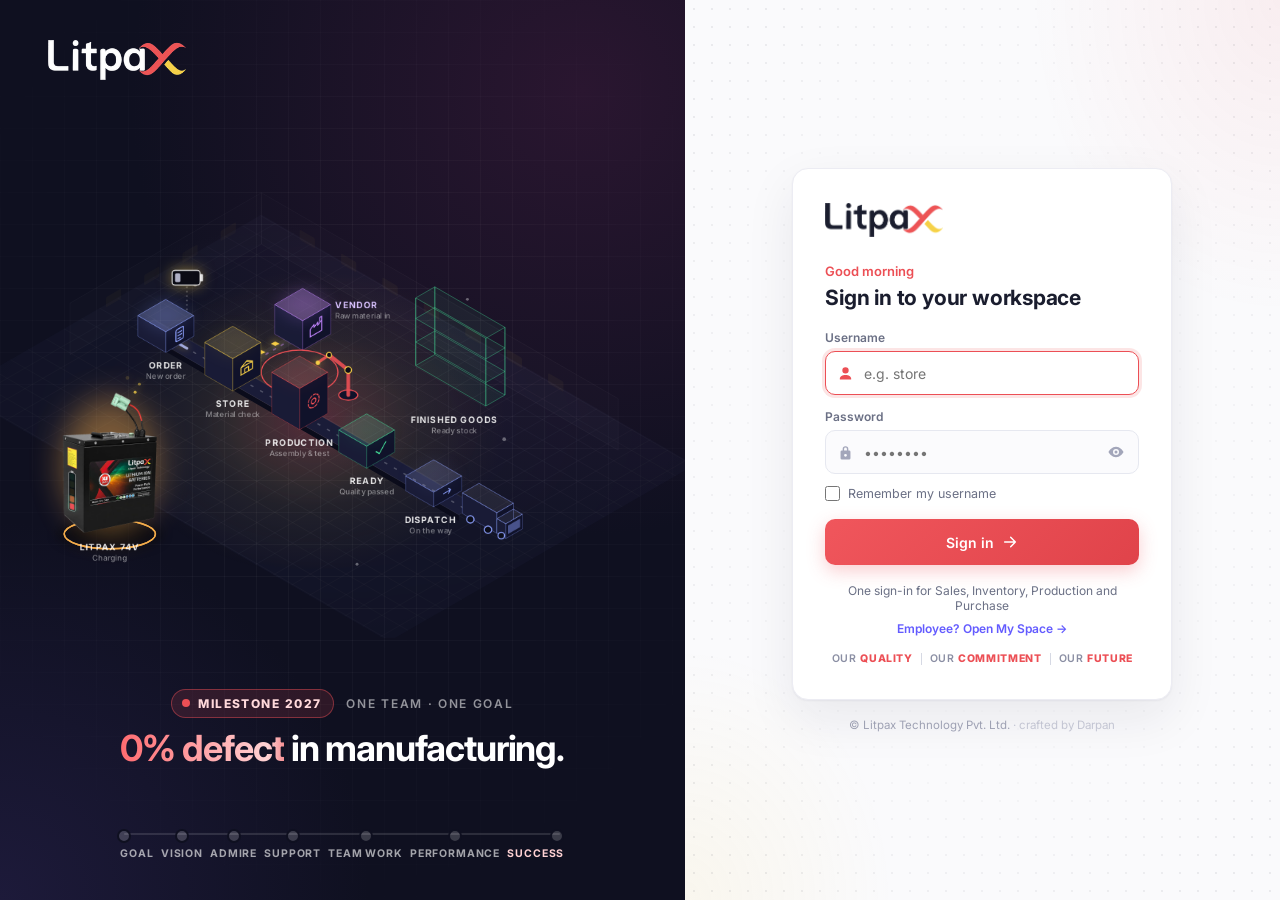
<file: index.html>
<!DOCTYPE html>
<html lang="en">
<head>
<meta charset="UTF-8">
<meta name="viewport" content="width=device-width, initial-scale=1.0">
<meta name="author" content="Darpan">
<title>Litpax Workspace</title>
<link rel="icon" type="image/png" href="assets/favicon.png">
<link rel="preconnect" href="https://fonts.googleapis.com">
<link href="https://fonts.googleapis.com/css2?family=Inter:wght@400;500;600;700&family=Inter+Tight:wght@400;500;600;700&family=Geist:wght@400;500;600;700&family=Geist+Mono:wght@400;500&family=JetBrains+Mono:wght@400;500&display=swap" rel="stylesheet">
<script>
  /* Cinematic intro: har tab-session me sirf pehli baar, login na ho tab */
  try {
    if (!sessionStorage.getItem('lpx_intro') && !sessionStorage.getItem('suite_token') &&
        !(window.matchMedia && matchMedia('(prefers-reduced-motion: reduce)').matches)) {
      document.documentElement.classList.add('intro');
      sessionStorage.setItem('lpx_intro', '1');
    }
  } catch (e) {}
</script>
<link rel="stylesheet" href="style.css?v=lt3">
<link rel="stylesheet" href="motion.css?v=mo2">
</head>
<body>

<!-- ============ CINEMATIC INTRO ============ -->
<div id="introOv" class="io" aria-hidden="true">
  <span class="io-sp" style="--x:-260px;--y:-120px;animation-delay:0s"></span>
  <span class="io-sp" style="--x:240px;--y:-160px;animation-delay:.12s"></span>
  <span class="io-sp" style="--x:-200px;--y:140px;animation-delay:.24s"></span>
  <span class="io-sp" style="--x:280px;--y:110px;animation-delay:.06s"></span>
  <span class="io-sp" style="--x:0px;--y:-220px;animation-delay:.18s"></span>
  <span class="io-sp" style="--x:-320px;--y:10px;animation-delay:.3s"></span>
  <span class="io-sp" style="--x:320px;--y:-20px;animation-delay:.04s"></span>
  <span class="io-sp" style="--x:-90px;--y:210px;animation-delay:.16s"></span>
  <span class="io-sp" style="--x:140px;--y:200px;animation-delay:.28s"></span>
  <span class="io-sp" style="--x:60px;--y:-260px;animation-delay:.1s"></span>
  <img class="io-logo" alt="">
  <div class="io-line"></div>
  <div class="io-tag">Powering up your workspace</div>
</div>

<!-- ============ LOGIN ============ -->
<div id="loginScreen" class="login hidden">
  <section class="login-hero">
    <img class="hero-logo" src="assets/logo-white.png" alt="Litpax" width="166" height="48">
    <div class="hero-art">
      <svg class="flowart" viewBox="-90 -90 800 530" aria-hidden="true">
        <defs>
          <linearGradient id="faGrad" gradientUnits="userSpaceOnUse" x1="70" y1="0" x2="434" y2="0">
            <stop offset="0" stop-color="#8ea2ff"/><stop offset=".35" stop-color="#f5cd47"/>
            <stop offset=".7" stop-color="#ec4f55"/><stop offset="1" stop-color="#46e39b"/>
          </linearGradient>
          <radialGradient id="faHalo"><stop offset="0" stop-color="#ef5359" stop-opacity=".30"/><stop offset=".55" stop-color="#f5cd47" stop-opacity=".07"/><stop offset="1" stop-color="#f5cd47" stop-opacity="0"/></radialGradient>
          <radialGradient id="faFade" cx=".5" cy=".55" r=".6"><stop offset="0" stop-color="#fff"/><stop offset=".7" stop-color="#fff" stop-opacity=".5"/><stop offset="1" stop-color="#000"/></radialGradient>
          <pattern id="faGrid" width="28" height="28" patternUnits="userSpaceOnUse" patternTransform="matrix(.866 -.5 -.866 -.5 0 0)">
            <path d="M28 0 H0 V28" fill="none" stroke="rgba(255,255,255,.09)" stroke-width="1"/>
          </pattern>
          <mask id="faMask" maskUnits="userSpaceOnUse" x="-250" y="-120" width="1100" height="640">
            <rect x="-250" y="-120" width="1100" height="640" fill="url(#faFade)"/>
          </mask>
        </defs>

        <g class="fa-scene">
          <!-- ===== FAR: halo + floor ===== -->
          <g class="fa-far">
            <ellipse cx="270" cy="225" rx="270" ry="210" fill="url(#faHalo)" class="fa-halo"/>
            <g mask="url(#faMask)">
              <polygon class="fa-floor" points="200,-55 788.9,285 373.3,525 -215.6,185"/>
              <polygon points="200,-55 788.9,285 373.3,525 -215.6,185" fill="url(#faGrid)"/>
              <!-- factory walls + blinking windows -->
              <polygon class="fa-wall" points="200,-15 685,265 685,195 200,-85"/>
              <polygon class="fa-wall" points="200,-15 -60,135 -60,65 200,-85"/>
              <g transform="matrix(.866 .5 0 1 200 -15)">
                <rect class="fa-wwin" x="60"  y="-50" width="24" height="14" rx="2"/>
                <rect class="fa-wwin" x="125" y="-50" width="24" height="14" rx="2" style="animation-delay:-1s"/>
                <rect class="fa-wwin" x="190" y="-50" width="24" height="14" rx="2" style="animation-delay:-2.5s"/>
                <rect class="fa-wwin" x="255" y="-50" width="24" height="14" rx="2" style="animation-delay:-.5s"/>
                <rect class="fa-wwin" x="320" y="-50" width="24" height="14" rx="2" style="animation-delay:-3.2s"/>
                <rect class="fa-wwin" x="385" y="-50" width="24" height="14" rx="2" style="animation-delay:-1.8s"/>
                <rect class="fa-wwin" x="450" y="-50" width="24" height="14" rx="2" style="animation-delay:-2.9s"/>
              </g>
              <g transform="matrix(-.866 .5 0 1 200 -15)">
                <rect class="fa-wwin" x="40"  y="-50" width="24" height="14" rx="2" style="animation-delay:-1.3s"/>
                <rect class="fa-wwin" x="100" y="-50" width="24" height="14" rx="2" style="animation-delay:-3.6s"/>
                <rect class="fa-wwin" x="160" y="-50" width="24" height="14" rx="2" style="animation-delay:-.8s"/>
                <rect class="fa-wwin" x="220" y="-50" width="24" height="14" rx="2" style="animation-delay:-2.2s"/>
              </g>
            </g>
            <g class="fa-parts"><circle cx="110" cy="40" r="2.5"/><circle cx="480" cy="60" r="2"/><circle cx="530" cy="250" r="2.5"/><circle cx="30" cy="260" r="2"/><circle cx="330" cy="420" r="2"/></g>
          </g>

          <!-- ===== MID: belt + blocks ===== -->
          <g class="fa-mid">
            <!-- ===== LEFT: real Litpax battery (photo + animations) ===== -->
            <g transform="translate(-6,345)">
              <defs>
                <linearGradient id="faShine" x1="0" x2="1">
                  <stop offset="0" stop-color="#fff" stop-opacity="0"/><stop offset=".5" stop-color="#fff" stop-opacity=".35"/><stop offset="1" stop-color="#fff" stop-opacity="0"/>
                </linearGradient>
                <mask id="faBatMask" maskUnits="userSpaceOnUse" x="-100" y="-200" width="200" height="260" style="mask-type:alpha">
                  <image href="assets/battery.png" x="-64" y="-158" width="128" height="190"/>
                </mask>
              </defs>

              <!-- floor: shadow + energy rings -->
              <ellipse class="fa-bshadow" cx="0" cy="34" rx="70" ry="20"/>
              <ellipse class="fa-ring" cx="0" cy="34" rx="62" ry="20">
                <animate attributeName="stroke" dur="6s" repeatCount="indefinite" values="#ec4f55;#f5cd47;#46e39b;#46e39b;#ec4f55" keyTimes="0;.3;.6;.85;1"/>
              </ellipse>
              <ellipse class="fa-ring" cx="0" cy="34" rx="62" ry="20" style="animation-delay:1.3s">
                <animate attributeName="stroke" dur="6s" repeatCount="indefinite" values="#ec4f55;#f5cd47;#46e39b;#46e39b;#ec4f55" keyTimes="0;.3;.6;.85;1"/>
              </ellipse>

              <!-- floating battery -->
              <g class="fa-bimg">
                <ellipse class="fa-bglow" cx="0" cy="-60" rx="66" ry="92">
                  <animate attributeName="fill" dur="6s" repeatCount="indefinite" values="#ec4f55;#f5cd47;#46e39b;#46e39b;#ec4f55" keyTimes="0;.3;.6;.85;1"/>
                </ellipse>
                <image href="assets/battery.png" x="-64" y="-158" width="128" height="190"/>
                <!-- shine sweep (sirf battery ke upar) -->
                <g mask="url(#faBatMask)">
                  <rect x="-110" y="-170" width="38" height="230" fill="url(#faShine)" transform="skewX(-18)">
                    <animate attributeName="x" dur="4s" repeatCount="indefinite" values="-120;140;140" keyTimes="0;.45;1"/>
                  </rect>
                </g>
                <!-- connector se sparks -->
                <circle class="fa-spark" cx="34" cy="-150" r="2.5"><animateTransform attributeName="transform" type="translate" dur="1.6s" repeatCount="indefinite" values="0,0;-12,-34"/><animate attributeName="opacity" dur="1.6s" repeatCount="indefinite" values="1;0"/></circle>
                <circle class="fa-spark" cx="34" cy="-150" r="2"><animateTransform attributeName="transform" type="translate" dur="1.6s" begin=".5s" repeatCount="indefinite" values="0,0;12,-38"/><animate attributeName="opacity" dur="1.6s" begin=".5s" repeatCount="indefinite" values="1;0"/></circle>
                <circle class="fa-spark" cx="34" cy="-150" r="2"><animateTransform attributeName="transform" type="translate" dur="1.6s" begin="1s" repeatCount="indefinite" values="0,0;2,-42"/><animate attributeName="opacity" dur="1.6s" begin="1s" repeatCount="indefinite" values="1;0"/></circle>
                <!-- charging indicator: side face par, peeli slip ke neeche (vertical) -->
                <g class="fa-chg" transform="translate(-55.9,-50.8) skewY(17)">
                  <rect class="fa-chgbox" x="0" y="0" width="9.2" height="51.6" rx="2"/>
                  <rect class="fa-chgnub" x="2.6" y="-2.6" width="4" height="2.6" rx="1"/>
                  <rect class="fa-seg" x="1.5" y="41.7"  width="6.2" height="8.4" rx="1" fill="#ec4f55"><animate attributeName="opacity" dur="5s" repeatCount="indefinite" values=".12;.12;1;1;.12" keyTimes="0;.10;.14;.9;1"/></rect>
                  <rect class="fa-seg" x="1.5" y="31.65" width="6.2" height="8.4" rx="1" fill="#f2884e"><animate attributeName="opacity" dur="5s" repeatCount="indefinite" values=".12;.12;1;1;.12" keyTimes="0;.24;.28;.9;1"/></rect>
                  <rect class="fa-seg" x="1.5" y="21.6"  width="6.2" height="8.4" rx="1" fill="#f5cd47"><animate attributeName="opacity" dur="5s" repeatCount="indefinite" values=".12;.12;1;1;.12" keyTimes="0;.38;.42;.9;1"/></rect>
                  <rect class="fa-seg" x="1.5" y="11.55" width="6.2" height="8.4" rx="1" fill="#a3dd6c"><animate attributeName="opacity" dur="5s" repeatCount="indefinite" values=".12;.12;1;1;.12" keyTimes="0;.52;.56;.9;1"/></rect>
                  <rect class="fa-seg" x="1.5" y="1.5"   width="6.2" height="8.4" rx="1" fill="#46e39b"><animate attributeName="opacity" dur="5s" repeatCount="indefinite" values=".12;.12;1;1;.12" keyTimes="0;.66;.70;.9;1"/></rect>
                </g>
              </g>
            </g>

            <!-- ===== RIGHT: finished goods rack ===== -->
            <g class="fa-rack" style="--c:#46e39b">
              <line class="fa-post" x1="435.7" y1="135" x2="435.7" y2="43"/>
              <line class="fa-post" x1="409.7" y1="150" x2="409.7" y2="58"/>
              <polygon class="fa-shelf" points="505,205 531,190 435.7,135 409.7,150"/>
              <polygon class="fa-shelf" points="505,173 531,158 435.7,103 409.7,118"/>
              <polygon class="fa-shelf" points="505,141 531,126 435.7,71 409.7,86"/>
              <polygon class="fa-shelf" points="505,113 531,98 435.7,43 409.7,58"/>
              <!-- boxes: level 2 → 0, peeche se aage -->
              <g transform="translate(459.9,112)"><g class="fa-box" style="animation-delay:6s"><polygon class="fa-l" points="0,0 -15.6,-9 -15.6,-25 0,-16"/><polygon class="fa-r" points="0,0 15.6,-9 15.6,-25 0,-16"/><polygon class="fa-t" points="0,-16 15.6,-25 0,-34 -15.6,-25"/></g></g>
              <g transform="translate(490.4,129.6)"><g class="fa-box" style="animation-delay:7s"><polygon class="fa-l" points="0,0 -15.6,-9 -15.6,-25 0,-16"/><polygon class="fa-r" points="0,0 15.6,-9 15.6,-25 0,-16"/><polygon class="fa-t" points="0,-16 15.6,-25 0,-34 -15.6,-25"/></g></g>
              <g transform="translate(429.5,126.4)"><g class="fa-box" style="animation-delay:5s"><polygon class="fa-l" points="0,0 -15.6,-9 -15.6,-25 0,-16"/><polygon class="fa-r" points="0,0 15.6,-9 15.6,-25 0,-16"/><polygon class="fa-t" points="0,-16 15.6,-25 0,-34 -15.6,-25"/></g></g>
              <g transform="translate(459.9,144)"><g class="fa-box" style="animation-delay:4s"><polygon class="fa-l" points="0,0 -15.6,-9 -15.6,-25 0,-16"/><polygon class="fa-r" points="0,0 15.6,-9 15.6,-25 0,-16"/><polygon class="fa-t" points="0,-16 15.6,-25 0,-34 -15.6,-25"/></g></g>
              <g transform="translate(490.4,161.6)"><g class="fa-box" style="animation-delay:3s"><polygon class="fa-l" points="0,0 -15.6,-9 -15.6,-25 0,-16"/><polygon class="fa-r" points="0,0 15.6,-9 15.6,-25 0,-16"/><polygon class="fa-t" points="0,-16 15.6,-25 0,-34 -15.6,-25"/></g></g>
              <g transform="translate(429.5,158.4)"><g class="fa-box" style="animation-delay:2s"><polygon class="fa-l" points="0,0 -15.6,-9 -15.6,-25 0,-16"/><polygon class="fa-r" points="0,0 15.6,-9 15.6,-25 0,-16"/><polygon class="fa-t" points="0,-16 15.6,-25 0,-34 -15.6,-25"/></g></g>
              <g transform="translate(459.9,176)"><g class="fa-box" style="animation-delay:1s"><polygon class="fa-l" points="0,0 -15.6,-9 -15.6,-25 0,-16"/><polygon class="fa-r" points="0,0 15.6,-9 15.6,-25 0,-16"/><polygon class="fa-t" points="0,-16 15.6,-25 0,-34 -15.6,-25"/></g></g>
              <g transform="translate(490.4,193.6)"><g class="fa-box" style="animation-delay:0s"><polygon class="fa-l" points="0,0 -15.6,-9 -15.6,-25 0,-16"/><polygon class="fa-r" points="0,0 15.6,-9 15.6,-25 0,-16"/><polygon class="fa-t" points="0,-16 15.6,-25 0,-34 -15.6,-25"/></g></g>
              <line class="fa-post" x1="531" y1="190" x2="531" y2="98"/>
              <line class="fa-post" x1="505" y1="205" x2="505" y2="113"/>
            </g>

            <!-- main conveyor -->
            <polygon class="fa-belt-side" points="31.75,100.75 468.25,352.75 468.25,360.75 31.75,108.75"/>
            <polygon class="fa-belt-top" points="31.75,100.75 54.25,87.75 490.75,339.75 468.25,352.75"/>
            <path class="fa-belt-dash" d="M43,94.25 L479.5,346.25"/>
            <path class="fa-prog" pathLength="100" d="M70,110 L434,320">
              <animate attributeName="stroke-dashoffset" dur="14s" repeatCount="indefinite" calcMode="linear"
                values="100;100;75;75;50;50;25;25;0;0;0;0" keyTimes="0;.07;.15;.27;.34;.50;.58;.66;.72;.78;.81;1"/>
            </path>

            <!-- vendor → store belt + packets -->
            <path class="fa-vbelt" d="M240,115 L176,152"/>
            <path class="fa-vdash" d="M240,115 L176,152"/>
            <polygon class="fa-pkt" points="0,-4 6,-1 0,2 -6,-1"><animateMotion dur="2s" begin="0s" repeatCount="indefinite" path="M238,110 L180,144"/><animate attributeName="opacity" dur="2s" begin="0s" repeatCount="indefinite" values="0;1;1;0" keyTimes="0;.15;.8;1"/></polygon>
            <polygon class="fa-pkt" points="0,-4 6,-1 0,2 -6,-1"><animateMotion dur="2s" begin=".67s" repeatCount="indefinite" path="M238,110 L180,144"/><animate attributeName="opacity" dur="2s" begin=".67s" repeatCount="indefinite" values="0;1;1;0" keyTimes="0;.15;.8;1"/></polygon>
            <polygon class="fa-pkt" points="0,-4 6,-1 0,2 -6,-1"><animateMotion dur="2s" begin="1.33s" repeatCount="indefinite" path="M238,110 L180,144"/><animate attributeName="opacity" dur="2s" begin="1.33s" repeatCount="indefinite" values="0;1;1;0" keyTimes="0;.15;.8;1"/></polygon>

            <!-- VENDOR (c=40) -->
            <g class="fa-st" style="--c:#c084fc" transform="translate(256,107)">
              <polygon class="fa-l" points="0,22 -38.1,0 -38.1,-40 0,-18"/>
              <polygon class="fa-r" points="0,22 38.1,0 38.1,-40 0,-18"/>
              <polygon class="fa-t" points="0,-18 38.1,-40 0,-62 -38.1,-40"/>
              <polygon class="fa-glow" points="0,-18 38.1,-40 0,-62 -38.1,-40" opacity=".55"/>
              <g class="fa-ic" transform="matrix(.866 -.5 0 1 19 -9)"><path d="M-10,8 V-2 L-4,-6 V-2 L2,-6 V-2 L8,-6 V8 Z M5,-6 V-11 H8 V-6"/></g>
            </g>

            <!-- 1. ORDER (c=28) -->
            <g class="fa-st" style="--c:#8ea2ff" transform="translate(70,110)">
              <polygon class="fa-l" points="0,22 -38.1,0 -38.1,-28 0,-6"/>
              <polygon class="fa-r" points="0,22 38.1,0 38.1,-28 0,-6"/>
              <polygon class="fa-t" points="0,-6 38.1,-28 0,-50 -38.1,-28"/>
              <polygon class="fa-glow" points="0,-6 38.1,-28 0,-50 -38.1,-28"><animate attributeName="opacity" dur="14s" repeatCount="indefinite" values=".2;1;1;.2;.2" keyTimes="0;.01;.07;.11;1"/></polygon>
              <g class="fa-ic" transform="matrix(.866 -.5 0 1 19 -3)"><rect x="-6" y="-8" width="12" height="16" rx="2"/><path d="M-3,-3 H3 M-3,1 H3 M-3,5 H1"/></g>
            </g>

            <!-- 2. STORE (c=44) -->
            <g class="fa-st" style="--c:#f5cd47" transform="translate(161,162.5)">
              <polygon class="fa-l" points="0,22 -38.1,0 -38.1,-44 0,-22"/>
              <polygon class="fa-r" points="0,22 38.1,0 38.1,-44 0,-22"/>
              <polygon class="fa-t" points="0,-22 38.1,-44 0,-66 -38.1,-44"/>
              <polygon class="fa-glow" points="0,-22 38.1,-44 0,-66 -38.1,-44"><animate attributeName="opacity" dur="14s" repeatCount="indefinite" values=".2;.2;1;1;.2;.2" keyTimes="0;.13;.15;.27;.31;1"/></polygon>
              <g class="fa-ic" transform="matrix(.866 -.5 0 1 19 -11)"><path d="M-9,-3 L0,-8 L9,-3 V7 H-9 Z M-9,-3 H9 M-3,7 V1 H3 V7"/></g>
            </g>

            <!-- 3. PRODUCTION (c=56) -->
            <g class="fa-st" style="--c:#ec4f55" transform="translate(252,215)">
              <ellipse class="fa-pulse" cx="0" cy="-56" rx="52" ry="30"/>
              <polygon class="fa-l" points="0,22 -38.1,0 -38.1,-56 0,-34"/>
              <polygon class="fa-r" points="0,22 38.1,0 38.1,-56 0,-34"/>
              <polygon class="fa-t" points="0,-34 38.1,-56 0,-78 -38.1,-56"/>
              <polygon class="fa-glow" points="0,-34 38.1,-56 0,-78 -38.1,-56"><animate attributeName="opacity" dur="14s" repeatCount="indefinite" values=".2;.2;1;1;.2;.2" keyTimes="0;.32;.34;.50;.54;1"/></polygon>
              <g class="fa-ic" transform="matrix(.866 -.5 0 1 19 -17)"><g><circle r="3.5"/><circle r="8.5" stroke-dasharray="3.2 2.2"/>
                <animateTransform attributeName="transform" type="rotate" from="0" to="360" dur="4s" repeatCount="indefinite"/></g></g>
            </g>

            <!-- ===== robot arm at Production ===== -->
            <g transform="translate(318,190)">
              <ellipse class="fa-armbase" rx="13" ry="7"/>
              <line class="fa-armseg" x1="0" y1="0" x2="0" y2="-34"/>
              <g transform="translate(0,-34)"><g>
                <animateTransform attributeName="transform" type="rotate" values="-10;16;-10" dur="3s" repeatCount="indefinite"/>
                <line class="fa-armseg" x1="0" y1="0" x2="-30" y2="-14"/>
                <circle class="fa-armjoint" r="4.5"/>
                <g transform="translate(-30,-14)"><g>
                  <animateTransform attributeName="transform" type="rotate" values="8;-14;8" dur="3s" repeatCount="indefinite"/>
                  <line class="fa-armseg" x1="0" y1="0" x2="-14" y2="10" style="stroke-width:4"/>
                  <circle class="fa-armjoint" r="3.5"/>
                  <circle class="fa-tip" cx="-15" cy="11" r="3"/>
                </g></g>
              </g></g>
            </g>

            <!-- 4. READY (c=30) -->
            <g class="fa-st" style="--c:#46e39b" transform="translate(343,267.5)">
              <polygon class="fa-l" points="0,22 -38.1,0 -38.1,-30 0,-8"/>
              <polygon class="fa-r" points="0,22 38.1,0 38.1,-30 0,-8"/>
              <polygon class="fa-t" points="0,-8 38.1,-30 0,-52 -38.1,-30"/>
              <polygon class="fa-glow" points="0,-8 38.1,-30 0,-52 -38.1,-30"><animate attributeName="opacity" dur="14s" repeatCount="indefinite" values=".2;.2;1;1;.2;.2" keyTimes="0;.56;.58;.66;.70;1"/></polygon>
              <g class="fa-ic" transform="matrix(.866 -.5 0 1 19 -4)"><path d="M-7,0 L-2,5 L8,-6"/></g>
            </g>

            <!-- 5. DISPATCH dock (c=20) -->
            <g class="fa-st" style="--c:#8ea2ff" transform="translate(434,320)">
              <polygon class="fa-l" points="0,22 -38.1,0 -38.1,-20 0,2"/>
              <polygon class="fa-r" points="0,22 38.1,0 38.1,-20 0,2"/>
              <polygon class="fa-t" points="0,2 38.1,-20 0,-42 -38.1,-20"/>
              <polygon class="fa-glow" points="0,2 38.1,-20 0,-42 -38.1,-20"><animate attributeName="opacity" dur="14s" repeatCount="indefinite" values=".2;.2;1;1;.2;.2" keyTimes="0;.70;.72;.80;.84;1"/></polygon>
              <g class="fa-ic" transform="matrix(.693 -.4 0 .8 19 1)"><path d="M-8,0 H6 M2,-4 L6,0 L2,4"/></g>
            </g>

            <!-- TRUCK -->
            <g transform="translate(520,378)">
              <g class="fa-st" style="--c:#8ea2ff">
                <animateTransform attributeName="transform" type="translate" dur="14s" repeatCount="indefinite"
                  values="0,0;0,0;130,75;0,0;0,0" keyTimes="0;.82;.94;.95;1"/>
                <animate attributeName="opacity" dur="14s" repeatCount="indefinite" values="1;1;0;0;1" keyTimes="0;.86;.94;.96;1"/>
                <polygon class="fa-l" points="0,0 -46.8,-27 -46.8,-55 0,-28"/>
                <polygon class="fa-r" points="0,0 22.5,-13 22.5,-41 0,-28"/>
                <polygon class="fa-t" points="0,-28 22.5,-41 -24.3,-68 -46.8,-55"/>
                <polygon class="fa-l" points="12.1,7 0,0 0,-20 12.1,-13"/>
                <polygon class="fa-r" points="12.1,7 34.6,-6 34.6,-26 12.1,-13"/>
                <polygon class="fa-t" points="12.1,-13 34.6,-26 22.5,-33 0,-20"/>
                <polygon class="fa-win" points="15,1 31.6,-8.6 31.6,-20 15,-10.4"/>
                <circle class="fa-wheel" cx="-12" cy="-5" r="5"/><circle class="fa-wheel" cx="-36" cy="-19" r="5"/><circle class="fa-wheel" cx="6" cy="3" r="4.5"/>
              </g>
            </g>
          </g>

          <!-- ===== NEAR: labels + battery ===== -->
          <g class="fa-near">
            <text class="fa-lbl fa-left" x="300" y="72" style="fill:#d9c2ff">Vendor</text><text class="fa-sub fa-left" x="300" y="86">Raw material in</text>
            <text class="fa-lbl" x="70" y="154">Order</text><text class="fa-sub" x="70" y="168">New order</text>
            <text class="fa-lbl" x="161" y="206">Store</text><text class="fa-sub" x="161" y="220">Material check</text>
            <text class="fa-lbl" x="252" y="259">Production</text><text class="fa-sub" x="252" y="273">Assembly &amp; test</text>
            <text class="fa-lbl" x="343" y="311">Ready</text><text class="fa-sub" x="343" y="325">Quality passed</text>
            <text class="fa-lbl" x="430" y="364">Dispatch</text><text class="fa-sub" x="430" y="378">On the way</text>
            <text class="fa-lbl" x="-6" y="401">Litpax 74V</text><text class="fa-sub" x="-6" y="415">Charging</text>
            <text class="fa-lbl" x="462" y="228">Finished goods</text><text class="fa-sub" x="462" y="242">Ready stock</text>

            <g class="fa-batt">
              <animateMotion dur="14s" repeatCount="indefinite" calcMode="linear" path="M70,110 L434,320 L508,426"
                keyPoints="0;0;.1912;.1912;.3824;.3824;.5736;.5736;.7647;.7647;1;1" keyTimes="0;.07;.15;.27;.34;.50;.58;.66;.72;.78;.81;1"/>
              <animate attributeName="opacity" dur="14s" repeatCount="indefinite" values="1;1;0;0;1" keyTimes="0;.80;.82;.99;1"/>
              <g transform="translate(0,-96)">
                <line class="fa-beam" x1="0" y1="12" x2="0" y2="44"/>
                <rect class="fa-bbody" x="-20" y="-10" width="38" height="20" rx="4"/>
                <rect class="fa-bnub" x="18" y="-5" width="4" height="10" rx="1.5"/>
                <rect x="-16" y="-6" height="12" rx="2" width="6">
                  <animate attributeName="width" dur="14s" repeatCount="indefinite" calcMode="linear"
                    values="6;6;10;10;10;30;30;30;30;30;30;30" keyTimes="0;.07;.15;.27;.34;.50;.58;.66;.72;.78;.81;1"/>
                  <animate attributeName="fill" dur="14s" repeatCount="indefinite"
                    values="#8ea2ff;#8ea2ff;#f5cd47;#f5cd47;#ec4f55;#46e39b;#46e39b;#46e39b;#46e39b;#46e39b;#46e39b;#46e39b" keyTimes="0;.07;.15;.27;.34;.50;.58;.66;.72;.78;.81;1"/>
                </rect>
              </g>
            </g>
          </g>
        </g>
     </svg>
    <script>
        /* mouse se halka 3D tilt + parallax (sirf login hero) */
        (function () {
          var h = document.querySelector('.login-hero'), a = document.querySelector('.hero-art');
          if (!h || !a || (window.matchMedia && matchMedia('(prefers-reduced-motion: reduce)').matches)) return;
          h.addEventListener('mousemove', function (e) {
            var r = h.getBoundingClientRect();
            a.style.setProperty('--mx', ((e.clientX - r.left) / r.width * 2 - 1).toFixed(3));
            a.style.setProperty('--my', ((e.clientY - r.top) / r.height * 2 - 1).toFixed(3));
          });
          h.addEventListener('mouseleave', function () { a.style.setProperty('--mx', 0); a.style.setProperty('--my', 0); });
        })();
      </script>
    </div>
    <div class="hero-copy">
      <div class="hero-kicker"><span class="ms-pill">Milestone 2027</span><span class="ms-sub">One team · One goal</span></div>
      <h1><span class="h-zero">0% defect</span> in manufacturing.</h1>
      <p class="hero-rot">
        <span class="rot">&ldquo;Your only limit is your mind.&rdquo;</span>
        <span class="rot">One team. One goal. Every pack, right the first time.</span>
        <span class="rot">Our quality. Our commitment. Our future.</span>
      </p>
      <div class="hero-path">
        <span>Goal</span><span>Vision</span><span>Admire</span><span>Support</span><span>Team Work</span><span>Performance</span><span>Success</span>
      </div>
    </div>
  </section>
  <section class="login-side">
    <div class="login-card">
      <img class="card-logo" src="assets/logo.png" alt="Litpax" width="124" height="36">
      <button type="button" id="adminBtn" class="tl-crown hidden" title="Admin sign in" aria-label="Admin sign in"><svg viewBox="0 0 24 24" aria-hidden="true"><path d="M3 7.5 7.5 11 12 4l4.5 7L21 7.5 19.2 17H4.8L3 7.5Z"/><path d="M5 19.5h14"/></svg></button>
      <div class="login-hello" id="loginHello">Welcome back</div>
      <div class="login-title" id="loginTitle">Sign in to your workspace</div>
      <!-- Team → naam → PIN (Links → CENTRAL_STAFF = ON) -->
      <div id="teamLogin" class="tl hidden">
        <div class="field"><label class="lbl" for="teamSel">Your team</label>
          <div class="ifield tl-sel"><svg viewBox="0 0 24 24" aria-hidden="true"><path d="M9 11a4 4 0 1 0 0-8 4 4 0 0 0 0 8Zm7.5 0a3.5 3.5 0 1 0 0-7 3.5 3.5 0 0 0 0 7ZM9 13c-4 0-7 2-7 4.5V20h14v-2.5C16 15 13 13 9 13Zm7.6.1c1.5.9 2.4 2.3 2.4 4.4V20h3v-2c0-2.4-2.3-4.3-5.4-4.9Z"/></svg>
            <select id="teamSel"><option value="">Pick your team</option></select>
            <svg class="chev" viewBox="0 0 24 24" aria-hidden="true"><path d="m6 9 6 6 6-6"/></svg></div></div>
        <div id="teamPeople" class="tl-people" role="radiogroup" aria-label="Pick your name"></div>
        <div class="tl-pin hidden" id="teamLockBox"><div class="lbl tl-lockl" id="teamLockLbl">PIN</div><div class="lk" id="teamLock"></div></div>
        <div class="tl-pin hidden" id="teamPinBox"><label class="lbl" for="teamPin" id="teamPinLbl">Team password</label>
          <div class="ifield tl-pinf"><svg viewBox="0 0 24 24" aria-hidden="true"><path d="M17 9h-1V7a4 4 0 1 0-8 0v2H7a2 2 0 0 0-2 2v9a2 2 0 0 0 2 2h10a2 2 0 0 0 2-2v-9a2 2 0 0 0-2-2Zm-7-2a2 2 0 1 1 4 0v2h-4V7Zm2 11a2 2 0 1 1 0-4 2 2 0 0 1 0 4Z"/></svg><input id="teamPin" type="password" autocomplete="off" placeholder="Team password">
            <button type="button" class="eye" id="teamEye" title="Show password" aria-label="Show password"><svg viewBox="0 0 24 24" aria-hidden="true"><path d="M12 5c-5 0-9 4.5-10 7 1 2.5 5 7 10 7s9-4.5 10-7c-1-2.5-5-7-10-7Zm0 11a4 4 0 1 1 0-8 4 4 0 0 1 0 8Zm0-2a2 2 0 1 0 0-4 2 2 0 0 0 0 4Z"/></svg></button></div></div>
        <div id="teamErr" class="err"></div>
        <button id="teamBtn" class="btn btn-brand btn-block hidden"><span>Sign in</span><svg class="arrow" viewBox="0 0 24 24" aria-hidden="true"><path d="M13 5l7 7-7 7M20 12H4"/></svg></button>
      </div>
      <!-- 👑 Admin: 4 digit PIN -->
      <div id="adminLogin" class="tl hidden">
        <div class="tl-pin"><div class="lbl tl-lockl">Admin PIN</div><div class="lk" id="adminLock"></div></div>
        <div id="adminErr" class="err"></div>
        <div class="tl-links"><button type="button" id="adminBack" class="tl-back">← Team sign-in</button><button type="button" id="adminPw" class="tl-back">Use password</button></div>
      </div>
      <div id="pwLogin" class="tl">
     <div class="field"><label class="lbl" for="userInput">Username</label>
        <div class="ifield"><svg viewBox="0 0 24 24" aria-hidden="true"><path d="M12 12a4.5 4.5 0 1 0 0-9 4.5 4.5 0 0 0 0 9Zm0 2c-4.4 0-8 2.2-8 5v1.5h16V19c0-2.8-3.6-5-8-5Z"/></svg><input id="userInput" autocomplete="username" autocapitalize="off" spellcheck="false" placeholder="e.g. store"></div></div>
      <div class="field"><label class="lbl" for="pinInput">Password</label>
        <div class="ifield"><svg viewBox="0 0 24 24" aria-hidden="true"><path d="M17 9h-1V7a4 4 0 1 0-8 0v2H7a2 2 0 0 0-2 2v9a2 2 0 0 0 2 2h10a2 2 0 0 0 2-2v-9a2 2 0 0 0-2-2Zm-7-2a2 2 0 1 1 4 0v2h-4V7Zm2 11a2 2 0 1 1 0-4 2 2 0 0 1 0 4Z"/></svg><input id="pinInput" type="password" autocomplete="current-password" placeholder="••••••••">
        <button type="button" class="eye" id="pwToggle" title="Show password" aria-label="Show password"><svg viewBox="0 0 24 24" aria-hidden="true"><path d="M12 5c-5 0-9 4.5-10 7 1 2.5 5 7 10 7s9-4.5 10-7c-1-2.5-5-7-10-7Zm0 11a4 4 0 1 1 0-8 4 4 0 0 1 0 8Zm0-2a2 2 0 1 0 0-4 2 2 0 0 0 0 4Z"/></svg></button></div>
        <div class="caps hidden" id="capsWarn">Caps Lock is on</div></div>
      <label class="remember"><input type="checkbox" id="rememberUser"> Remember my username</label>
      <div id="loginError" class="err"></div>
      <button id="loginBtn" class="btn btn-brand btn-block"><span>Sign in</span><svg class="arrow" viewBox="0 0 24 24" aria-hidden="true"><path d="M13 5l7 7-7 7M20 12H4"/></svg></button>
      <button type="button" id="pwBack" class="tl-back hidden">← Team sign-in</button>
      </div>
      <div class="login-foot">One sign-in for Sales, Inventory, Production and Purchase<br><a href="emp/index.html" class="emp-link">Employee? Open My Space →</a></div>
      <div class="login-motto"><span>Our <b>Quality</b></span><i></i><span>Our <b>Commitment</b></span><i></i><span>Our <b>Future</b></span></div>
    </div>
    <div class="login-copy">© Litpax Technology Pvt. Ltd.<span class="sig" title="Designed &amp; built by Darpan"> · crafted by Darpan</span></div>
  </section>
</div>

<!-- ============ APP SHELL ============ -->
<div id="appShell" class="shell hidden">
  <!-- common sidebar: saare apps + unke pages (pages app khud bhejta hai, suite-bridge.js se) -->
  <aside class="sn" id="sideNav">
    <div class="sn-head">
      <img class="sn-logo" src="assets/logo.png" alt="Litpax" width="83" height="24">
      <img class="sn-mark" src="assets/favicon.png" alt="Litpax" width="30" height="30">
      <button type="button" class="sn-btn" id="snMini" title="Collapse sidebar" aria-label="Collapse sidebar"><svg viewBox="0 0 24 24" aria-hidden="true"><rect x="3" y="4" width="18" height="16" rx="3"/><path d="M9 4v16"/></svg></button>
    </div>
    <label class="sn-search"><svg viewBox="0 0 24 24" aria-hidden="true"><circle cx="11" cy="11" r="7"/><path d="m20 20-3.5-3.5"/></svg><input id="snSearch" type="text" placeholder="Search" autocomplete="off" spellcheck="false"><kbd>/</kbd></label>
    <nav id="nav" class="sn-nav"></nav>
    <div class="sn-foot">
      <span id="sessionWarn" class="chip chip-warn hidden"></span>
      <div class="sn-me">
        <span class="top-user" id="userName"></span>
        <button type="button" class="sn-btn hidden" id="showBtn" title="System Showcase" aria-label="System Showcase"><svg viewBox="0 0 24 24" aria-hidden="true"><rect x="3" y="4" width="18" height="13" rx="2"/><path d="m10 8 5 2.5-5 2.5zM8 21h8M12 17v4"/></svg></button>
        <button type="button" class="sn-btn" id="reloadBtn" title="Reload this page" aria-label="Reload"><svg viewBox="0 0 24 24" aria-hidden="true"><path d="M20 11a8 8 0 1 0-2.3 5.7"/><path d="M20 4v7h-7"/></svg></button>
        <button type="button" class="sn-btn sn-out" id="logoutBtn" title="Sign out" aria-label="Sign out"><svg viewBox="0 0 24 24" aria-hidden="true"><path d="M15 4h4v16h-4"/><path d="M10 8l-4 4 4 4M6 12h10"/></svg></button>
      </div>
    </div>
  </aside>
  <div class="sn-scrim" id="snScrim"></div>
  <main class="main">
    <!-- sirf mobile: menu button + logo -->
    <header class="topbar" id="topbar">
      <button type="button" class="sn-btn" id="snMenu" aria-label="Menu"><svg viewBox="0 0 24 24" aria-hidden="true"><path d="M4 7h16M4 12h16M4 17h16"/></svg></button>
      <img class="top-logo" src="assets/logo.png" alt="Litpax" width="83" height="24">
    </header>

    <!-- native views -->
    <section id="view-overview" class="view hidden"></section>
    <section id="view-inward" class="view hidden"></section>
    <section id="view-approvals" class="view hidden"></section>
    <section id="view-dispatch" class="view hidden"></section>
      <section id="view-settings" class="view hidden"></section>
    <section id="view-org" class="view hidden"></section>

    <!-- module iframes get added here -->
    <div id="frames" class="frames"></div>
  </main>
</div>

<script>
  /* Intro: hero ka logo overlay me lagao, ~3.3s baad (ya click par) intro khatam */
  (function () {
    var r = document.documentElement;
    if (!r.classList.contains('intro')) return;
    var lg = document.querySelector('.hero-logo'), il = document.querySelector('.io-logo'), ov = document.getElementById('introOv');
    if (lg && il) il.src = lg.src;
    var t = setTimeout(end, 6200);
    if (ov) ov.addEventListener('click', end);
    function end() { clearTimeout(t); r.classList.remove('intro'); if (ov) ov.remove(); }
  })();
</script>

<!-- ============ LOGIN LOADER (full-screen blur + battery) ============ -->
<div id="loginLoader" class="ll" aria-hidden="true">
  <div class="ll-box">
    <div class="ll-bat">
      <span class="ll-glow"></span>
      <img src="assets/battery.png" alt="">
      <span class="ll-shine"></span>
    </div>
    <div class="ll-meter"><i></i><i></i><i></i><i></i><i></i></div>
    <div class="ll-title" id="llTitle">Signing in<span class="ll-dots"><b>.</b><b>.</b><b>.</b></span></div>
    <div class="ll-sub" id="llSub">Connecting Sales, Inventory, Production &amp; Purchase</div>
  </div>
</div>
<script>
  /* Login: button busy → loader; success → "Welcome"; error → hide.
     Logout: app band hote hi battery power-down animation. */
  (function () {
    var btn = document.getElementById('loginBtn'), ll = document.getElementById('loginLoader'),
        ls = document.getElementById('loginScreen'), shell = document.getElementById('appShell'),
        tt = document.getElementById('llTitle'), st = document.getElementById('llSub'),
        t0 = 0, hideT, outT = [];
    if (!btn || !ll) return;

    function clearOut() { outT.forEach(clearTimeout); outT = []; ll.classList.remove('out'); }

    function show() {
      clearTimeout(hideT); clearOut(); t0 = Date.now(); ll.classList.remove('ok');
      tt.innerHTML = 'Signing in<span class="ll-dots"><b>.</b><b>.</b><b>.</b></span>';
      st.textContent = 'Connecting Sales, Inventory, Production & Purchase';
      ll.classList.add('show');
    }
    function done() {
      var wait = Math.max(0, 900 - (Date.now() - t0));
      hideT = setTimeout(function () {
        if (ls.classList.contains('hidden')) {
          ll.classList.add('ok'); tt.textContent = 'Welcome'; st.textContent = 'Opening your workspace';
          hideT = setTimeout(function () { ll.classList.remove('show', 'ok'); }, 750);
        } else {
          ll.classList.remove('show');
        }
      }, wait);
    }
    new MutationObserver(function () {
      if (btn.disabled) show(); else if (ll.classList.contains('show') && !ll.classList.contains('out')) done();
    }).observe(btn, { attributes: true, attributeFilter: ['disabled'] });

    /* ---- Sign out: battery power-down ---- */
    function playOut() {
      clearTimeout(hideT); clearOut(); ll.classList.remove('ok');
      void ll.offsetWidth;                                    // animation fresh restart
      ll.classList.add('out', 'show');
      tt.innerHTML = 'Signing out<span class="ll-dots"><b>.</b><b>.</b><b>.</b></span>';
      st.textContent = 'Saving your session';
      outT.push(setTimeout(function () { tt.innerHTML = 'Signed out <span class="ll-tick">✓</span>'; st.textContent = 'See you next shift'; }, 1400));
      outT.push(setTimeout(function () { ll.classList.remove('show'); }, 2500));
      outT.push(setTimeout(function () { ll.classList.remove('out'); }, 2900));
    }
    if (shell) {
      var wasOpen = !shell.classList.contains('hidden');
      new MutationObserver(function () {
        var open = !shell.classList.contains('hidden');
        if (wasOpen && !open) playOut();
        wasOpen = open;
      }).observe(shell, { attributes: true, attributeFilter: ['class'] });
    }
  })();
</script>

<div id="toast" class="toast"></div>

<script src="motion.js?v=mo2"></script>
<script src="config.js?v=ac7"></script>
<script src="app.js?v=ac8"></script>
</body>
</html>
</file>
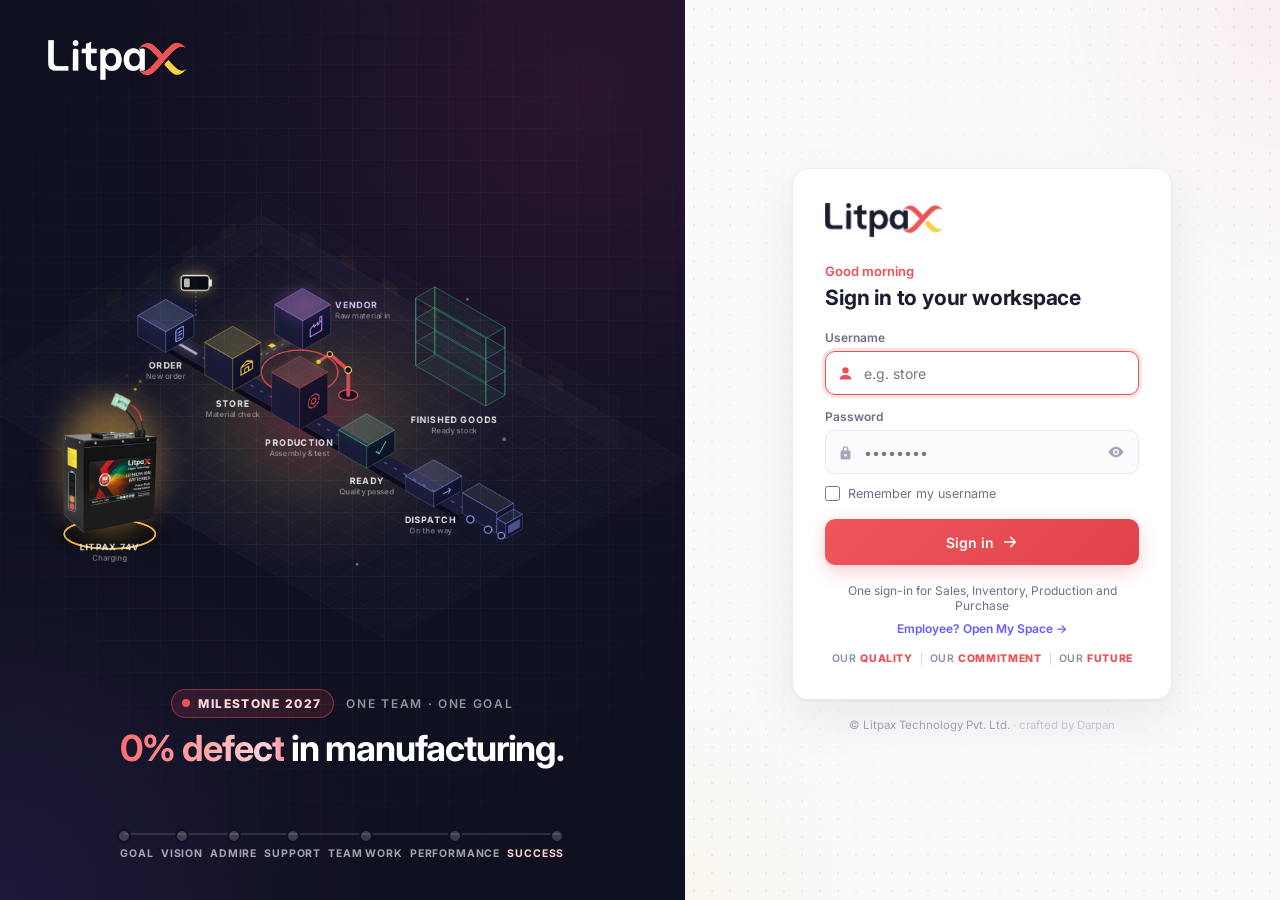
<file: agent/index.html>
<!DOCTYPE html>
<html lang="en">
<head>
<meta charset="UTF-8">
<meta name="viewport" content="width=device-width, initial-scale=1.0">
<meta name="referrer" content="no-referrer">
<title>Ask Litpax</title>
<link rel="icon" type="image/png" href="../assets/favicon.png">
<link rel="preconnect" href="https://fonts.googleapis.com">
<link href="https://fonts.googleapis.com/css2?family=Inter+Tight:wght@400;500;600;700&family=JetBrains+Mono:wght@500;600&display=swap" rel="stylesheet">
<link rel="stylesheet" href="style.css?v=9">
<script>
  /* Sirf Suite ke andar khulta hai — seedha URL khole to Suite pe bhej do */
  (function () { var ok = false; try { ok = window.top !== window.self && window.top.location.origin === location.origin; } catch (e) {} if (!ok) { document.documentElement.style.display = 'none'; var u = new URL('../#m-agent', location.href).href; try { window.top.location = u; } catch (e) { location.replace(u); } } })();
</script>
</head>
<body>

<div class="ag">
  <header class="ag-top">
    <div class="ag-title">
      <span class="ag-mark" aria-hidden="true">
        <svg viewBox="0 0 24 24" fill="none" stroke="currentColor" stroke-width="2" stroke-linecap="round" stroke-linejoin="round"><path d="M12 3l1.9 5.1L19 10l-5.1 1.9L12 17l-1.9-5.1L5 10l5.1-1.9z"/><path d="M19 15l.8 2.2L22 18l-2.2.8L19 21l-.8-2.2L16 18l2.2-.8z"/></svg>
      </span>
      <div>
        <h1>Ask Litpax</h1>
        <p id="agStatus">Connecting…</p>
      </div>
    </div>
    <div class="ag-actions">
      <button type="button" class="ag-btn" id="agSources" title="What can I ask?">Data sources</button>
      <button type="button" class="ag-btn" id="agClear" title="Start a new chat">New chat</button>
    </div>
  </header>

  <main class="ag-main" id="agScroll">
    <section class="ag-hello" id="agHello">
      <h2>What would you like to know?</h2>
      <p>Ask anything about orders, stock, production, purchase or service across the whole Suite. I can also update records, add new ones and draft emails — nothing is saved or sent until you press Confirm. Type or tap 🎤 and speak, in English or Hinglish. Click any ID in an answer to open it.</p>
      <div class="ag-chips" id="agChips"></div>
    </section>
    <div class="ag-log" id="agLog" aria-live="polite"></div>
  </main>

  <form class="ag-input" id="agForm" autocomplete="off">
    <label for="agQ" class="sr">Ask a question</label>
    <textarea id="agQ" rows="1" placeholder="e.g. Top customers this month · Which POs are late? · LTX-R-0049"></textarea>
    <button type="button" class="ag-lang" id="agLang" hidden>EN</button>
    <button type="button" class="ag-mic" id="agMic" aria-label="Ask by voice" aria-pressed="false" title="Ask by voice" hidden>
      <svg viewBox="0 0 24 24" fill="none" stroke="currentColor" stroke-width="2" stroke-linecap="round" stroke-linejoin="round" aria-hidden="true"><rect x="9" y="3" width="6" height="11" rx="3"/><path d="M5 11a7 7 0 0 0 14 0M12 18v3"/></svg>
    </button>
    <button type="submit" id="agSend" aria-label="Send">
      <svg viewBox="0 0 24 24" fill="none" stroke="currentColor" stroke-width="2.2" stroke-linecap="round" stroke-linejoin="round" aria-hidden="true"><path d="M5 12h14M13 6l6 6-6 6"/></svg>
    </button>
  </form>
  <div class="ag-foot">Answers come from your Suite sheets. Phone numbers are masked. Check important numbers in the app before acting.</div>
</div>

<div id="toast" class="toast"></div>

<script src="../config.js?v=ag3"></script>
<script src="prompts.js?v=5"></script>
<script src="persona.js?v=4"></script>
<script src="app.js?v=10"></script>
<script src="../suite-bridge.js"></script>
</body>
</html>
</file>
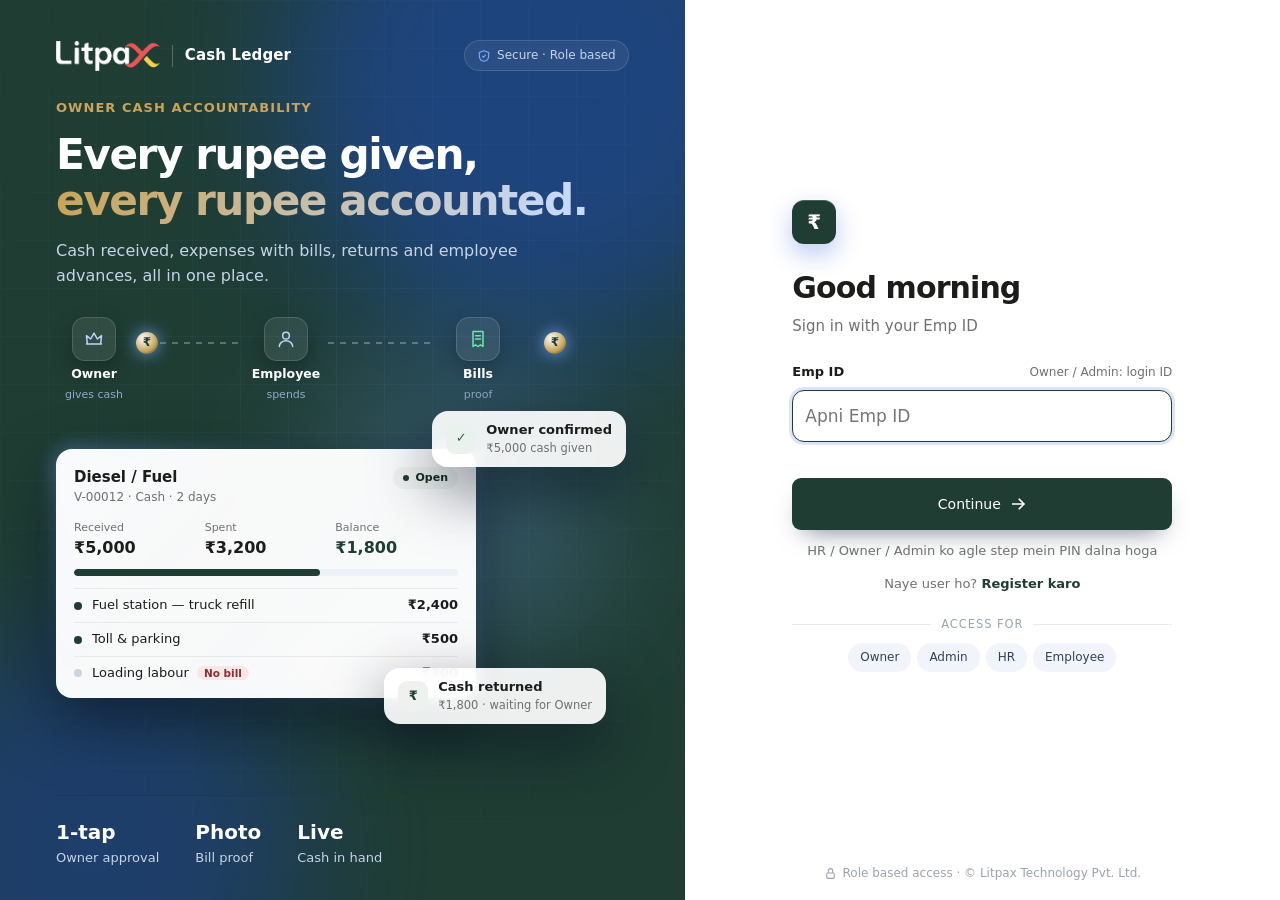
<file: cash/index.html>
<!DOCTYPE html>
<html lang="en">
<head>
  <meta charset="UTF-8" />
  <meta name="viewport" content="width=device-width, initial-scale=1.0, viewport-fit=cover" />
  <meta name="theme-color" content="#0b1f3a" />
  <meta name="apple-mobile-web-app-capable" content="yes" />
  <!-- Security: scripts only from this site + Apps Script API; no plugins, no foreign forms -->
  <meta http-equiv="Content-Security-Policy" content="default-src 'self'; script-src 'self' https://script.google.com https://script.googleusercontent.com; connect-src 'self' https://script.google.com https://script.googleusercontent.com; style-src 'self' 'unsafe-inline' https://fonts.googleapis.com; font-src https://fonts.gstatic.com; img-src 'self' data:; object-src 'none'; base-uri 'self'; form-action 'self'; manifest-src 'self'; worker-src 'self'" />
  <meta name="referrer" content="strict-origin-when-cross-origin" />
  <link rel="icon" href="icon-48.png" type="image/png" />
  <link rel="preconnect" href="https://fonts.googleapis.com" />
  <link rel="preconnect" href="https://fonts.gstatic.com" crossorigin />
  <link rel="preconnect" href="https://script.google.com" />
  <link rel="preconnect" href="https://script.googleusercontent.com" />
  <link href="https://fonts.googleapis.com/css2?family=Geist:wght@400;500;600;700&display=swap" rel="stylesheet" />
  <link href="https://fonts.googleapis.com/css2?family=Fraunces:opsz,wght@9..144,400;9..144,500;9..144,600&family=Inter+Tight:wght@400;500;600;700&display=swap" rel="stylesheet" />
  <title>Cash Ledger · Litpax</title>
  <link rel="stylesheet" href="style.css" />
</head>
<body>
  <!-- Login -->
  <div id="loginView" class="lg">
    <section class="lg-hero">
      <div class="aurora" aria-hidden="true"><i class="a1"></i><i class="a2"></i><i class="a3"></i></div>

      <div class="lg-top">
        <div class="lg-brand"><img src="logo-white.png" alt="Litpax" class="brand-logo" /><span class="brand-sep"></span><span class="brand-app">Cash Ledger</span></div>
        <span class="lg-pill"><svg viewBox="0 0 24 24"><path d="M12 3l8 3v6c0 4.5-3.4 8.3-8 9-4.6-.7-8-4.5-8-9V6l8-3z"/><path d="M9 12l2 2 4-4"/></svg>Secure · Role based</span>
      </div>


      <div class="lg-copy">
        <div class="lg-kicker">Owner cash accountability</div>
        <h1>Every rupee given,<br><span class="grad">every rupee accounted.</span></h1>
        <p>Cash received, expenses with bills, returns and employee advances, all in one place.</p>
      </div>

      <div class="lg-art" aria-hidden="true">
        <!-- cash flow: Owner → Employee → Bills -->
        <div class="flow">
          <div class="fnode"><span class="fic"><svg viewBox="0 0 24 24"><path d="M3 18h18M4 18l-1-10 5 4 4-7 4 7 5-4-1 10"/></svg></span><b>Owner</b><small>gives cash</small></div>
          <div class="fline"><i class="coin">₹</i></div>
          <div class="fnode"><span class="fic"><svg viewBox="0 0 24 24"><circle cx="12" cy="8" r="4"/><path d="M4 21c0-4 3.6-7 8-7s8 3 8 7"/></svg></span><b>Employee</b><small>spends</small></div>
          <div class="fline"><i class="coin c2">₹</i></div>
          <div class="fnode"><span class="fic ok"><svg viewBox="0 0 24 24"><path d="M6 3h12v18l-3-2-3 2-3-2-3 2z"/><path d="M9 8h6M9 12h6"/></svg></span><b>Bills</b><small>proof</small></div>
        </div>

        <div class="stage">
          <div class="lg-card c-main">
            <div class="lc-top">
              <div><div class="lc-title">Diesel / Fuel</div><div class="lc-sub">V-00012 · Cash · 2 days</div></div>
              <span class="lc-badge"><i class="live"></i>Open</span>
            </div>
            <div class="lc-nums">
              <div><span>Received</span><b data-count="5000">₹5,000</b></div>
              <div><span>Spent</span><b data-count="3200">₹3,200</b></div>
              <div><span>Balance</span><b class="acc" data-count="1800">₹1,800</b></div>
            </div>
            <div class="lc-bar"><i></i></div>
            <div class="lc-rows">
              <div class="lc-row r1"><i class="d"></i><span>Fuel station — truck refill</span><b>₹2,400</b></div>
              <div class="lc-row r2"><i class="d"></i><span>Toll &amp; parking</span><b>₹500</b></div>
              <div class="lc-row r3"><i class="d dim"></i><span>Loading labour <em>No bill</em></span><b>₹300</b></div>
            </div>
          </div>
          <div class="lg-card c-float c1"><span class="fi ok">✓</span><div><b>Owner confirmed</b><small>₹5,000 cash given</small></div></div>
          <div class="lg-card c-float c2"><span class="fi">₹</span><div><b>Cash returned</b><small>₹1,800 · waiting for Owner</small></div></div>
        </div>
      </div>

      <div class="lg-feats">
        <div><b>1-tap</b><span>Owner approval</span></div>
        <div><b>Photo</b><span>Bill proof</span></div>
        <div><b>Live</b><span>Cash in hand</span></div>
      </div>
    </section>

    <section class="lg-side">
      <div class="lg-box fade-in" id="lgBox">
        <div class="lg-head">
          <div class="logo">₹</div>
          <div><div class="lg-hello" id="lgHello">Welcome back</div><div class="lg-sub" id="lgSub">Sign in with your Emp ID</div></div>
        </div>
        <!-- Step 1: Emp ID (Owner / Admin: apna login ID) -->
        <div id="idStep">
          <div class="lbl-row"><label class="lbl" for="loginId">Emp ID</label><span class="muted sm">Owner / Admin: login ID</span></div>
          <input id="loginId" class="input lg-id" type="text" autocomplete="username" autocapitalize="characters" spellcheck="false" maxlength="30" placeholder="Apni Emp ID" />
        </div>
        <!-- Step 2: PIN — sirf HR / Owner / Admin ke liye -->
        <div id="pinStep" class="hidden">
          <div class="lbl-row"><label class="lbl" for="pin" id="pinLbl">PIN</label><a href="#" class="sm" id="lgBack">← Change ID</a></div>
          <div class="pinwrap" id="pinWrap">
            <div class="pinboxes" id="pinBoxes" aria-hidden="true"><i></i><i></i><i></i><i></i></div>
            <input id="pin" class="pin-native" type="password" inputmode="numeric" pattern="[0-9]*" maxlength="4" autocomplete="off" aria-label="PIN" />
            <button type="button" class="eye" id="pinEye" aria-label="Show PIN"><svg viewBox="0 0 24 24"><path d="M2 12s3.5-7 10-7 10 7 10 7-3.5 7-10 7S2 12 2 12z"/><circle cx="12" cy="12" r="3"/></svg></button>
          </div>
        </div>
        <div id="loginErr" class="err"></div>
        <button id="loginBtn" class="btn btn-primary lg-btn"><span>Continue</span><svg viewBox="0 0 24 24" aria-hidden="true"><path d="M13 5l7 7-7 7M20 12H4"/></svg></button>
        <div class="lg-hint" id="lgHint">HR / Owner / Admin ko agle step mein PIN dalna hoga</div>
        <div class="lg-reg">Naye user ho? <a href="#" id="regLink">Register karo</a></div>
        <div class="lg-divider"><span>Access for</span></div>
        <div class="lg-roles"><span>Owner</span><span>Admin</span><span>HR</span><span>Employee</span></div>
      </div>

      <!-- Self register: Emp ID → Employee Master check → Admin approval -->
      <div class="lg-box fade-in hidden" id="regBox">
        <div class="lg-head">
          <div class="logo">+</div>
          <div><div class="lg-hello">Register</div><div class="lg-sub">Apni Emp ID se request bhejo</div></div>
        </div>
        <div class="lbl-row"><label class="lbl" for="regId">Emp ID</label><span class="muted sm">Employee Master wali</span></div>
        <input id="regId" class="input lg-id" type="text" autocapitalize="characters" spellcheck="false" maxlength="30" placeholder="Apni Emp ID" />
        <div id="regInfo" class="reg-info hidden"></div>
        <div id="regErr" class="err"></div>
        <button id="regBtn" class="btn btn-primary lg-btn"><span>Check Emp ID</span></button>
        <div class="lg-reg"><a href="#" id="regBack">← Back to sign in</a></div>
      </div>
      <div class="lg-copyr"><svg viewBox="0 0 24 24"><rect x="5" y="11" width="14" height="10" rx="2"/><path d="M8 11V7a4 4 0 0 1 8 0v4"/></svg>Role based access · © Litpax Technology Pvt. Ltd.</div>
    </section>
  </div>

  <!-- App -->
  <div id="appView" class="app hidden">
    <aside class="sidebar">
      <div class="brand-side"><img src="logo-dark.png" alt="Litpax" class="side-logo" /><span class="side-app">Cash Ledger</span></div>
      <nav id="nav" class="nav"></nav>
      <div class="side-foot">
        <div id="who" class="who"></div>
        <button id="logoutBtn" class="btn btn-side">Logout</button>
      </div>
    </aside>
    <main class="content">
      <header class="topbar">
        <div class="tb-title"><h2 id="pageTitle" class="page-title"></h2><div id="todayTxt" class="tb-date"></div></div>
        <button id="refreshBtn" class="btn btn-ghost btn-sm" title="Refresh">Refresh</button>
      </header>
      <section id="page" class="page"></section>
    </main>
    <nav id="bnav" class="bnav" aria-label="Main"></nav>
    <button class="fab hidden" id="fab" aria-label="Add">+</button>
  </div>

  <!-- Modal (forms, details) -->
  <div id="modal" class="overlay hidden"><div id="modalBox" class="modal-box"></div></div>
  <!-- Dialog (confirm / reason) — sits above modal -->
  <div id="dialog" class="overlay top hidden"><div id="dialogBox" class="modal-box modal sm"></div></div>

  <div id="toast" class="toast"></div>

  <script src="../config.js"></script>
  <script src="app.js"></script>
  <!-- modules (each adds its own tab) -->
  <script src="modules/scrap.js"></script>
  <script src="modules/advances.js"></script>
  <script src="modules/tickets.js"></script>
  <script src="../suite-bridge.js"></script>
</body>
</html>
</file>
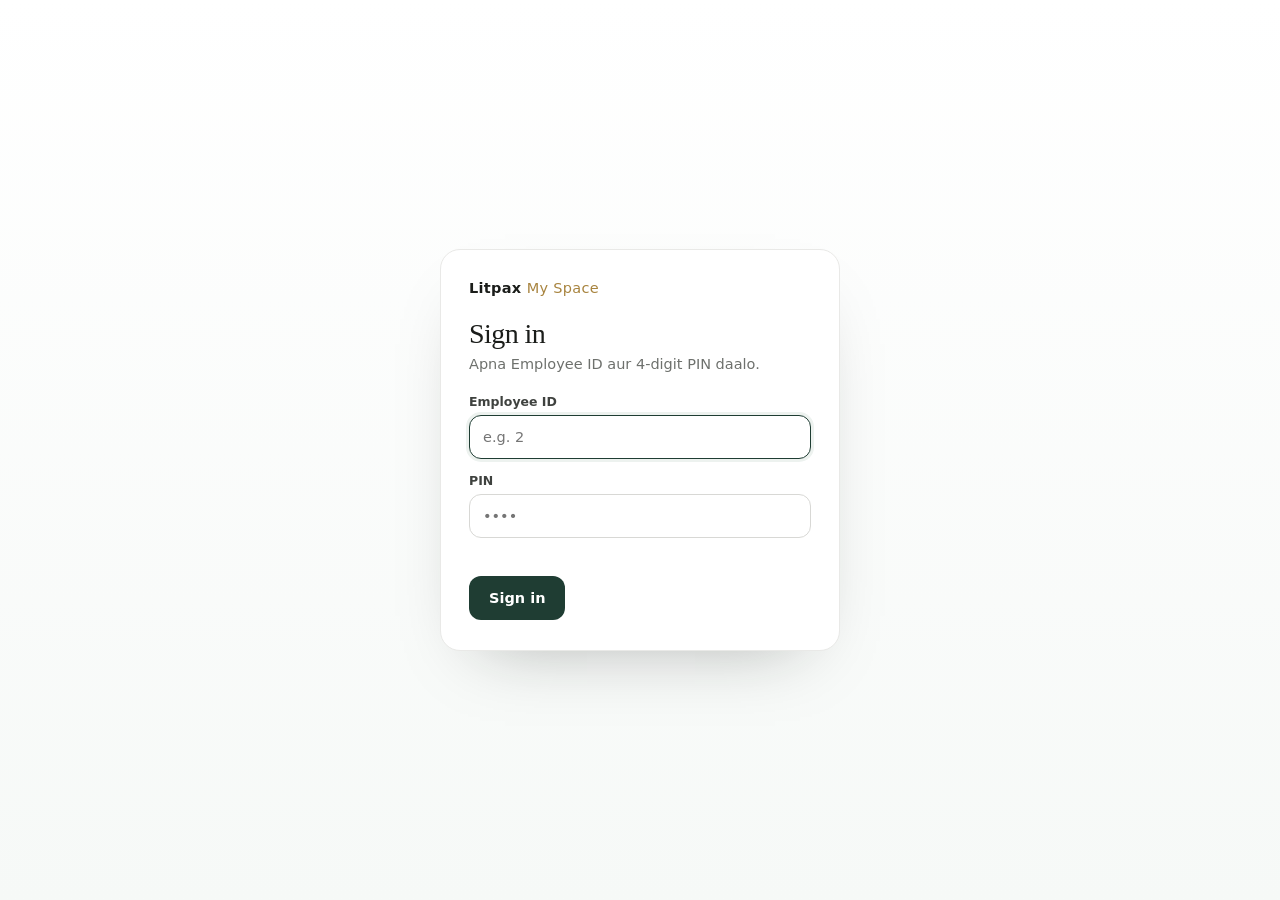
<file: emp/index.html>
<!DOCTYPE html>
<html lang="en">
<head>
  <meta charset="UTF-8" />
  <meta name="viewport" content="width=device-width, initial-scale=1.0, viewport-fit=cover" />
  <meta name="theme-color" content="#1f3d33" />
  <meta http-equiv="Content-Security-Policy" content="default-src 'self'; script-src 'self'; connect-src 'self' https://script.google.com https://script.googleusercontent.com; style-src 'self' 'unsafe-inline' https://fonts.googleapis.com; font-src https://fonts.gstatic.com; img-src 'self' data:; object-src 'none'; base-uri 'self'; form-action 'self'" />
  <meta name="referrer" content="strict-origin-when-cross-origin" />
  <link rel="preconnect" href="https://fonts.googleapis.com" />
  <link rel="preconnect" href="https://fonts.gstatic.com" crossorigin />
  <link href="https://fonts.googleapis.com/css2?family=Fraunces:opsz,wght@9..144,400;9..144,500;9..144,600&family=Inter+Tight:wght@400;500;600;700&display=swap" rel="stylesheet" />
  <title>My Space · Litpax</title>
  <link rel="stylesheet" href="style.css" />
</head>
<body>
  <!-- Login -->
  <div id="loginView" class="lg hidden">
    <div class="lg-card">
      <div class="lg-brand">Litpax <span>My Space</span></div>
      <h1 id="lgTitle">Sign in</h1>
      <p class="lg-sub" id="lgSub">Apna Employee ID aur 4-digit PIN daalo.</p>

      <form id="loginForm" autocomplete="off">
        <label class="lbl" for="emp">Employee ID</label>
        <input id="emp" inputmode="numeric" autocomplete="username" placeholder="e.g. 2" />
        <label class="lbl" for="pin">PIN</label>
        <input id="pin" type="password" inputmode="numeric" maxlength="4" autocomplete="current-password" placeholder="••••" />
        <div class="err" id="loginErr"></div>
        <button class="btn" id="loginBtn" type="submit">Sign in</button>
      </form>

      <form id="setupForm" class="hidden" autocomplete="off">
        <div class="note">Pehli baar login hai — apna PIN set karo. HR/Admin se mila <b>one-time code</b> daalo (ya mobile ke last 4 digit, agar HR ne number dala hai).</div>
        <label class="lbl" for="verify">One-time code / Mobile last 4</label>
        <input id="verify" inputmode="numeric" maxlength="6" placeholder="123456" />
        <label class="lbl" for="pin1">Naya PIN (4 digit)</label>
        <input id="pin1" type="password" inputmode="numeric" maxlength="4" placeholder="••••" />
        <label class="lbl" for="pin2">PIN dobara</label>
        <input id="pin2" type="password" inputmode="numeric" maxlength="4" placeholder="••••" />
        <div class="err" id="setupErr"></div>
        <button class="btn" id="setupBtn" type="submit">Set PIN &amp; sign in</button>
        <button class="link" id="setupBack" type="button">← Back</button>
      </form>
    </div>
  </div>

  <!-- App -->
  <div id="appView" class="app hidden">
    <header class="top">
      <div class="who"><div class="hello" id="hello">My Space</div><div class="sub" id="whoSub"></div></div>
      <nav class="tabs" id="tabs"></nav>
      <button class="btn ghost sm" id="outBtn" type="button">Sign out</button>
    </header>
    <main id="main"></main>
  </div>

  <div id="modalRoot"></div>
  <div id="toast" class="toast"></div>

  <script src="../config.js"></script>
  <script src="app.js"></script>
  <script src="../suite-bridge.js"></script>
</body>
</html>
</file>
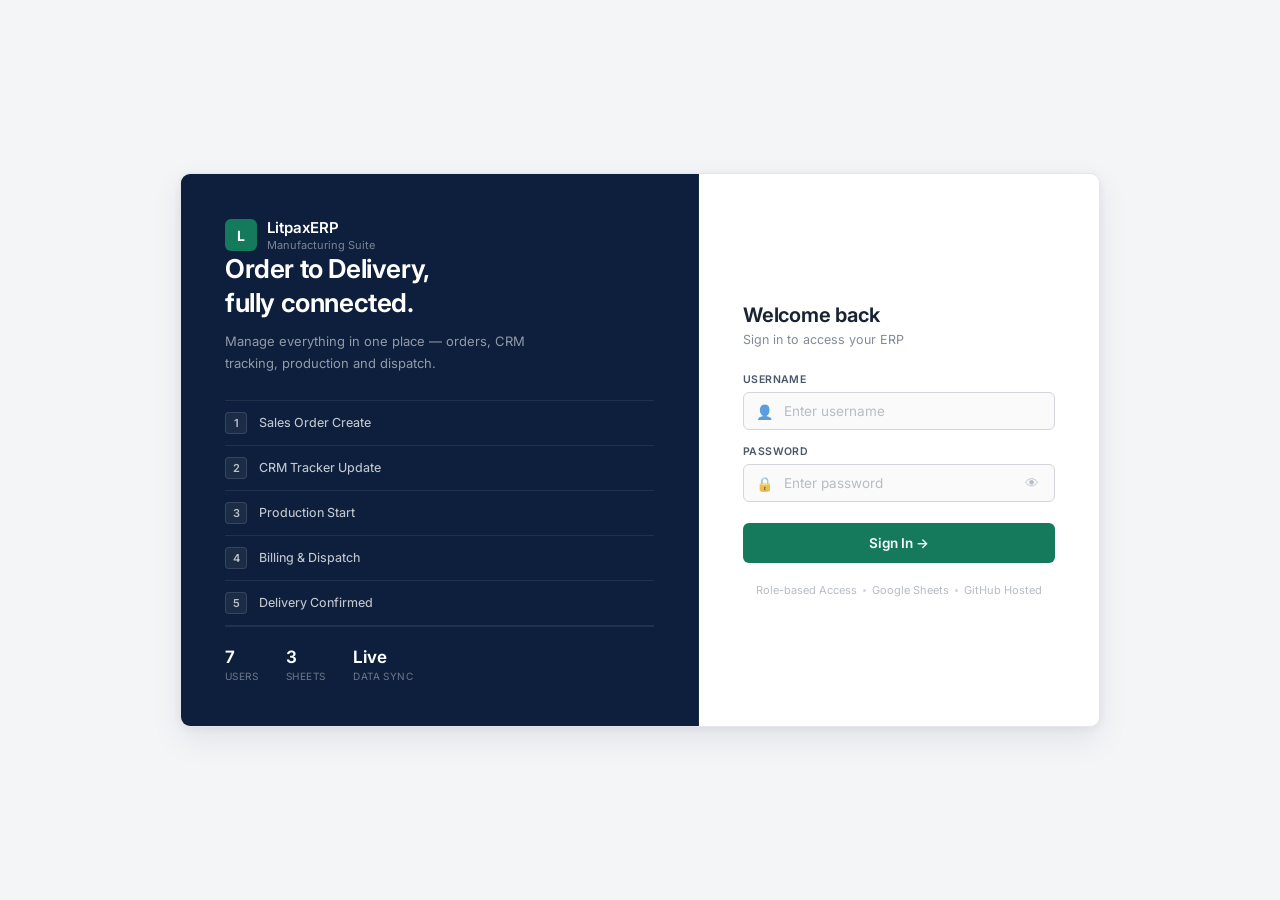
<file: erp/index.html>
<!DOCTYPE html>
<html lang="en">
<head>
<meta charset="UTF-8">
<meta name="viewport" content="width=device-width, initial-scale=1.0">
<title>LitpaxERP — Login</title>
<link href="https://fonts.googleapis.com/css2?family=Inter:wght@300;400;500;600;700&family=JetBrains+Mono:wght@400;500&display=swap" rel="stylesheet">
<link rel="stylesheet" href="index.css?v=cl1">
</head>
<body>

<div class="wrap">

  <!-- LEFT -->
  <div class="left">
    <div class="brand">
      <div class="brand-mark">L</div>
      <div>
        <div class="brand-name">LitpaxERP</div>
        <div class="brand-tag">Manufacturing Suite</div>
      </div>
    </div>

    <div class="left-mid">
      <div class="left-title">Order to Delivery,<br>fully connected.</div>
      <div class="left-desc">Manage everything in one place — orders, CRM tracking, production and dispatch.</div>
      <div class="flow-list">
        <div class="flow-item"><div class="flow-num">1</div><div class="flow-text">Sales Order Create</div></div>
        <div class="flow-item"><div class="flow-num">2</div><div class="flow-text">CRM Tracker Update</div></div>
        <div class="flow-item"><div class="flow-num">3</div><div class="flow-text">Production Start</div></div>
        <div class="flow-item"><div class="flow-num">4</div><div class="flow-text">Billing & Dispatch</div></div>
        <div class="flow-item"><div class="flow-num">5</div><div class="flow-text">Delivery Confirmed</div></div>
      </div>
    </div>

    <div class="left-foot">
      <div class="left-stat"><div class="left-stat-val">7</div><div class="left-stat-lbl">Users</div></div>
      <div class="left-stat"><div class="left-stat-val">3</div><div class="left-stat-lbl">Sheets</div></div>
      <div class="left-stat"><div class="left-stat-val">Live</div><div class="left-stat-lbl">Data Sync</div></div>
    </div>
  </div>

  <!-- RIGHT -->
  <div class="right">
    <div class="form-head">
      <div class="form-title">Welcome back</div>
      <div class="form-sub">Sign in to access your ERP</div>
    </div>

    <div class="err-box" id="errBox">
      <span>⚠</span><span id="errTxt">Invalid credentials</span>
    </div>

    <div class="form-group">
      <label class="form-label">Username</label>
      <div class="input-wrap">
        <span class="input-icon">👤</span>
        <input type="text" id="uname" placeholder="Enter username" autocomplete="username">
      </div>
    </div>

    <div class="form-group">
      <label class="form-label">Password</label>
      <div class="input-wrap">
        <span class="input-icon">🔒</span>
        <input type="password" id="pword" placeholder="Enter password" autocomplete="current-password">
        <button class="eye-btn" onclick="toggleEye()">👁</button>
      </div>
    </div>

    <button class="btn-login" id="loginBtn" onclick="doLogin()">
      <div class="spinner" id="spin"></div>
      <span id="btnTxt">Sign In →</span>
    </button>

    <div class="bottom-bar">
      <span>Role-based Access</span><div class="dot"></div>
      <span>Google Sheets</span><div class="dot"></div>
      <span>GitHub Hosted</span>
    </div>
  </div>

</div>

<script src="../config.js"></script>
<script src="index.js"></script>
</body>
</html>
</file>
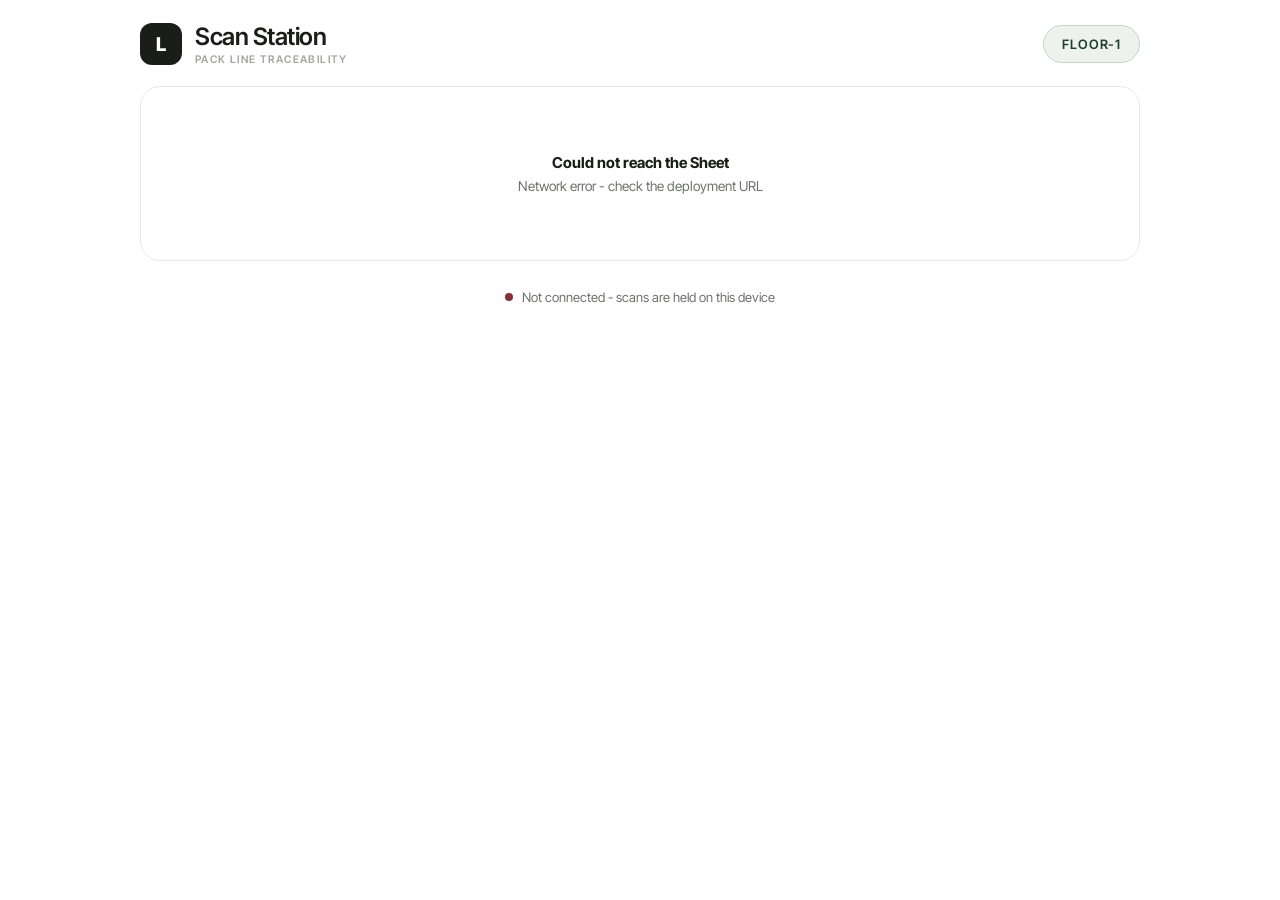
<file: plt/index.html>
<!DOCTYPE html>
<html lang="en">
<head>
<meta charset="UTF-8">
<meta name="viewport" content="width=device-width, initial-scale=1.0">
<title>Scan Station - Pack Line Tracker</title>
<link rel="stylesheet" href="style.css?v=cl1">
</head>
<body>

<div class="app app-scan" id="app">

  <div class="header">
    <div class="brand">
      <div class="brand-mark">L</div>
      <div>
        <h1>Scan Station</h1>
        <p>Pack line traceability</p>
      </div>
    </div>
    <div class="context-bar" id="contextBar"></div>
  </div>

  <div id="content"></div>

  <div class="footer-note">
    <span class="conn-dot" id="connDot"></span>
    <span id="connText">Connecting...</span>
  </div>

</div>

<script src="../config.js"></script>
<script src="common.js"></script>
<script src="app.js"></script>
<script src="../suite-bridge.js"></script>
</body>
</html>
</file>
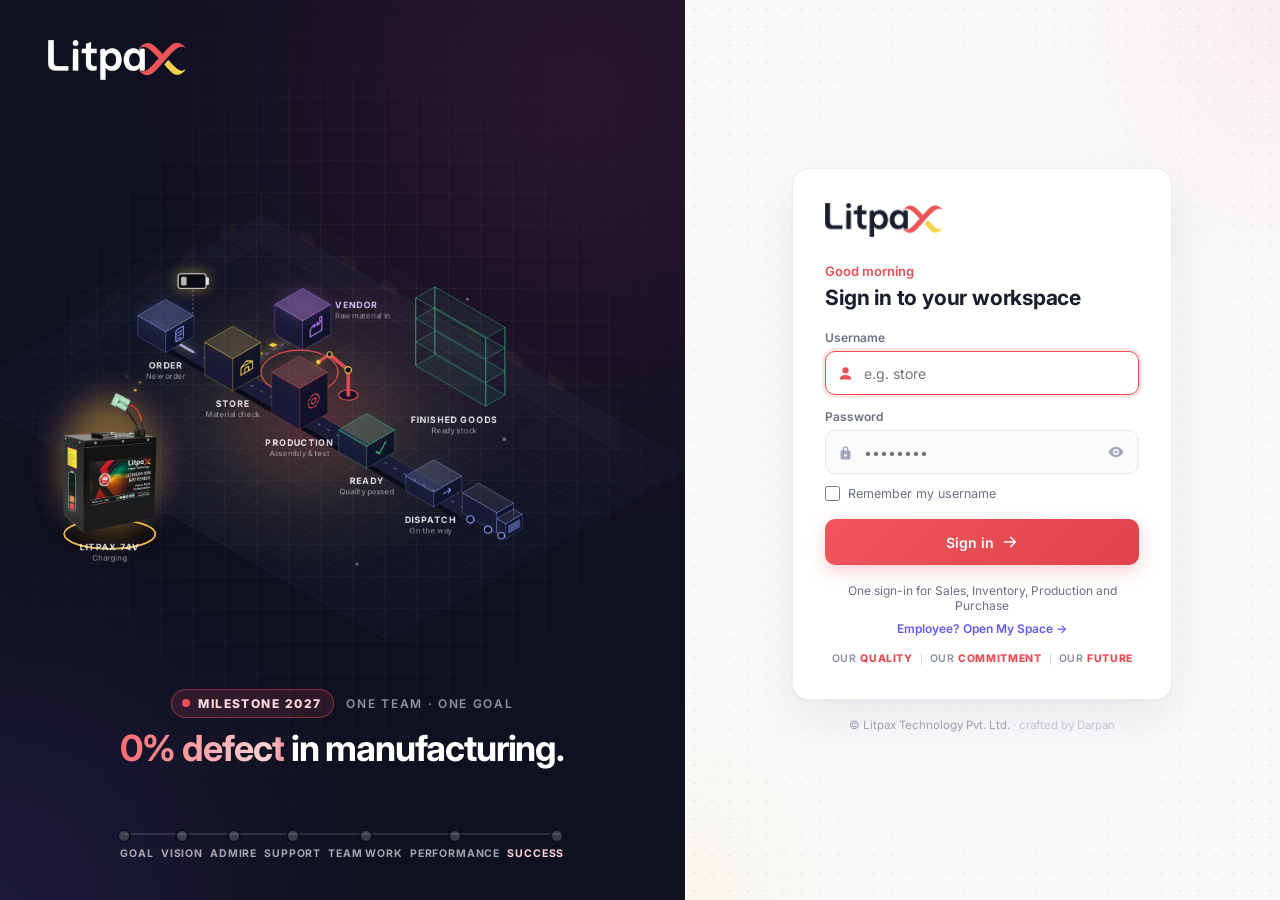
<file: service/index.html>
<!DOCTYPE html>
<html lang="en">
<head>
<meta charset="UTF-8">
<meta name="viewport" content="width=device-width, initial-scale=1.0">
<meta http-equiv="Content-Security-Policy" content="default-src 'self'; script-src 'self' 'unsafe-inline' https://script.google.com https://script.googleusercontent.com; style-src 'self' 'unsafe-inline' https://fonts.googleapis.com; font-src 'self' https://fonts.gstatic.com; img-src 'self' data: blob: https:; connect-src 'self' https://script.google.com https://script.googleusercontent.com; frame-src 'self'; object-src 'none'; base-uri 'self'; form-action 'self'">
<meta name="referrer" content="no-referrer">
<title>Litpax Service Hub</title>
<link rel="icon" type="image/png" href="../assets/favicon.png">
<link rel="preconnect" href="https://fonts.googleapis.com">
<link href="https://fonts.googleapis.com/css2?family=Inter:wght@400;500;600;700&family=Inter+Tight:wght@400;500;600;700&family=Geist:wght@400;500;600;700&family=Geist+Mono:wght@400;500&family=JetBrains+Mono:wght@500;600&display=swap" rel="stylesheet">
<link rel="stylesheet" href="style.css?v=lk1">
  <script>
  (function () { var ok = false; try { ok = window.top !== window.self && window.top.location.origin === location.origin; } catch (e) {} if (!ok) { document.documentElement.style.display = 'none'; var u = new URL('../#m-service', location.href).href; try { window.top.location = u; } catch (e) { location.replace(u); } } })();   // Service sirf Suite ke andar khulta hai
  (function () {
    try {
      var HOURS = 6; // intro kitne ghante mein ek baar chale
      var last = +localStorage.getItem('hub_intro_at') || 0;
      var inApp = localStorage.getItem('hub_role') && localStorage.getItem('hub_token');
      var calm = window.matchMedia && matchMedia('(prefers-reduced-motion: reduce)').matches;
      if (!inApp && !calm && window.innerWidth > 480 && Date.now() - last > HOURS * 3600e3) document.documentElement.classList.add('play-intro');
    } catch (e) {}
  })();
</script>
</head>
<body>


<!-- ================= LOGIN ================= -->
<div id="loginScreen" class="login">
  <section class="login-hero">
    <img class="hero-logo" src="../assets/logo-white.png" alt="Litpax" width="166" height="48">
        <div class="hero-art">
          <div class="ws" aria-hidden="true">
        <svg class="ws-svg" viewBox="0 0 600 450" preserveAspectRatio="xMidYMid slice">
          <defs>
            <linearGradient id="wsWall" x1="0" y1="0" x2="0" y2="1"><stop offset="0" stop-color="#1b1e3d"/><stop offset="1" stop-color="#0e1024"/></linearGradient>
            <linearGradient id="wsCone" x1="0" y1="0" x2="0" y2="1"><stop offset="0" stop-color="#ffecc0" stop-opacity=".42"/><stop offset="1" stop-color="#ffecc0" stop-opacity="0"/></linearGradient>
            <linearGradient id="wsBeam" x1="0" y1="1" x2="0" y2="0"><stop offset="0" stop-color="#fff1c8" stop-opacity=".9"/><stop offset="1" stop-color="#ffd27a" stop-opacity="0"/></linearGradient>
            <linearGradient id="wsLabel" x1="0" y1="0" x2="1" y2="1"><stop offset="0" stop-color="#2a1416"/><stop offset=".45" stop-color="#c23037"/><stop offset=".72" stop-color="#e0a93a"/><stop offset="1" stop-color="#2d8a5c"/></linearGradient>
            <radialGradient id="wsGlow"><stop offset="0" stop-color="#fff3c9"/><stop offset=".5" stop-color="#ffd27a" stop-opacity=".75"/><stop offset="1" stop-color="#ffd27a" stop-opacity="0"/></radialGradient>
            <pattern id="wsHoles" width="12" height="12" patternUnits="userSpaceOnUse"><circle cx="6" cy="6" r="1.4" fill="#2c3160"/></pattern>
          </defs>

          <!-- room -->
          <rect width="600" height="450" fill="url(#wsWall)"/>
          <rect y="400" width="600" height="50" fill="#0b0c19"/>
          <rect y="399" width="600" height="2" fill="#262a4d"/>

                    <!-- wall clock -->
          <circle cx="120" cy="72" r="22" fill="#141734" stroke="#2c3160" stroke-width="2"/>
          <circle cx="120" cy="72" r="18" fill="none" stroke="#2c3160" stroke-width="2" stroke-dasharray="1 8.42"/>
          <line class="ws-min" x1="120" y1="72" x2="120" y2="57" stroke="#a7acc9" stroke-width="2" stroke-linecap="round"/>
          <line x1="120" y1="72" x2="129" y2="72" stroke="#a7acc9" stroke-width="2.4" stroke-linecap="round"/>
          <line class="ws-sec" x1="120" y1="76" x2="120" y2="54" stroke="#ef5359" stroke-width="1.2" stroke-linecap="round"/>
          <circle cx="120" cy="72" r="2" fill="#ef5359"/>

          <!-- sign -->
          <rect x="56" y="118" width="128" height="50" rx="6" fill="#141734" stroke="#2c3160"/>
          <text x="120" y="139" text-anchor="middle" class="ws-t1">REPAIR BAY 02</text>
          <text x="120" y="156" text-anchor="middle" class="ws-t2">LITPAX SERVICE</text>

          <!-- pegboard + tools -->
          <rect x="330" y="122" width="230" height="120" rx="8" fill="#161936" stroke="#272b55"/>
          <rect x="336" y="128" width="218" height="108" rx="5" fill="url(#wsHoles)"/>
          <g fill="#6d7196">
            <path transform="translate(440 146) rotate(35) scale(2)" d="M22.7 19l-9.1-9.1c.9-2.3.4-5-1.5-6.9-2-2-5-2.4-7.4-1.3L9 6 6 9 1.6 4.7C.4 7.1.9 10.1 2.9 12.1c1.9 1.9 4.6 2.4 6.9 1.5l9.1 9.1c.4.4 1 .4 1.4 0l2.3-2.3c.5-.4.5-1.1.1-1.4z"/>
            <rect x="512" y="142" width="5" height="62" rx="2"/><rect x="500" y="138" width="29" height="10" rx="2"/>
            <rect x="404" y="140" width="6" height="22" rx="2" fill="#ef5359"/><rect x="406" y="162" width="2" height="26" fill="#8a8eb0"/>
          </g>
          <path d="M366 146 l10 52 M388 146 l-10 52" stroke="#6d7196" stroke-width="5" stroke-linecap="round"/>

          <!-- lamp -->
          <g class="ws-lamp">
            <line x1="352" y1="0" x2="352" y2="66" stroke="#2a2d48" stroke-width="2"/>
            <polygon class="ws-cone" points="336,92 368,92 478,312 226,312" fill="url(#wsCone)"/>
            <g class="ws-dust">
              <circle cx="330" cy="260" r="1.2" style="--d:0s;--t:7s"/>
              <circle cx="372" cy="230" r="1" style="--d:-1.5s;--t:8s"/>
              <circle cx="350" cy="200" r="1.4" style="--d:-3s;--t:6.5s"/>
              <circle cx="400" cy="270" r="1" style="--d:-4.5s;--t:7.5s"/>
              <circle cx="310" cy="290" r="1.3" style="--d:-2s;--t:9s"/>
              <circle cx="385" cy="180" r="1" style="--d:-5.5s;--t:7s"/>
              <circle cx="355" cy="150" r="1.2" style="--d:-1s;--t:8.5s"/>
              <circle cx="420" cy="290" r="1.1" style="--d:-6s;--t:6s"/>
            </g>
            <path d="M330 66h44l14 26h-72z" fill="#272a45"/>
            <path d="M316 90h72v3h-72z" fill="#ef5359"/>
            <ellipse class="ws-bulb" cx="352" cy="93" rx="12" ry="4" fill="#fff3c4"/>
          </g>
          <g class="ws-poolg"><ellipse cx="352" cy="313" rx="130" ry="9" fill="#ffecc0" opacity=".14"/></g>

          <!-- bench -->
          <rect x="312" y="322" width="12" height="78" fill="#3a2c22"/>
          <rect x="548" y="322" width="12" height="78" fill="#3a2c22"/>
          <rect x="312" y="370" width="248" height="6" fill="#3a2c22"/>
          <rect x="300" y="310" width="272" height="14" rx="3" fill="#6b5240"/>
          <rect x="300" y="310" width="272" height="3" rx="1.5" fill="#8a6c55"/>

          <!-- multimeter + mug -->
          <rect x="470" y="282" width="30" height="30" rx="4" fill="#f5cd47"/>
          <rect x="475" y="287" width="20" height="10" rx="1.5" fill="#1b2a1f"/>
          <text x="485" y="295" class="ws-dig d1">48.6</text><text x="485" y="295" class="ws-dig d2">51.2</text>
          <circle cx="485" cy="304" r="3.5" fill="#2a2d48"/>
          <rect x="520" y="292" width="16" height="18" rx="3" fill="#e9ecf6"/>
          <path d="M536 296h4a4 4 0 0 1 0 8h-4" stroke="#e9ecf6" stroke-width="2.5" fill="none"/>
          <path class="ws-steam s1" d="M525 286q-4-6 0-12q4-6 0-12"/>
          <path class="ws-steam s2" d="M531 286q-4-6 0-12q4-6 0-12"/>

          <!-- probe cable: multimeter → battery -->
          <path d="M480 306C456 334 418 330 398 292" stroke="#1a1b28" stroke-width="2.4" fill="none"/>
          <path class="ws-flow" d="M480 306C456 334 418 330 398 292"/>
          <circle cx="398" cy="292" r="2.5" fill="#ef5359"/>

          <!-- stool -->
          <path d="M234 324L226 400M276 324L284 400" stroke="#2a2d48" stroke-width="5" stroke-linecap="round"/>
          <path d="M230 365h50" stroke="#2a2d48" stroke-width="3"/>
          <rect x="224" y="315" width="62" height="9" rx="4" fill="#3d4166"/>

          <!-- battery (real photo: body + lid) -->
          <g class="bat"><g class="bat-in">
            <defs>
              <clipPath id="batBot"><rect x="290" y="228" width="130" height="90"/></clipPath>
              <clipPath id="batTop"><rect x="290" y="160" width="130" height="69.5"/></clipPath>
            </defs>
            <polygon class="bat-beam" points="322,229 382,229 408,100 296,100" fill="url(#wsBeam)"/>
            <ellipse class="bat-light" cx="352" cy="229" rx="42" ry="9" fill="url(#wsGlow)"/>
            <image class="bat-img" href="../assets/battery.png" x="307.5" y="180" width="89" height="132" clip-path="url(#batBot)"/>
            <g class="lid">
              <image class="bat-img" href="../assets/battery.png" x="307.5" y="180" width="89" height="132" clip-path="url(#batTop)"/>
            </g>
            <rect class="ws-mouth" x="338" y="224" width="28" height="8" fill="none"/>
          </g></g>

          <!-- live status tag -->
          <g class="ws-tag">
            <rect x="404" y="168" width="86" height="22" rx="11" fill="rgba(70,227,155,.14)" stroke="rgba(70,227,155,.55)"/>
            <circle cx="416" cy="179" r="3" fill="#46e39b"/>
            <text x="424" y="182">74V · Healthy</text>
          </g>

          <!-- technician -->
          <g class="t"><g class="t-bob">
            <g class="leg leg-b"><rect x="-7" y="-2" width="14" height="46" rx="7"/>
              <g class="shin"><rect x="-6" y="40" width="12" height="42" rx="6"/><path class="shoe" d="M-7 80h20a5 5 0 0 1 5 5v3h-25z"/></g></g>
            <g class="leg leg-f"><rect x="-7" y="-2" width="14" height="46" rx="7"/>
              <g class="shin"><rect x="-6" y="40" width="12" height="42" rx="6"/><path class="shoe" d="M-7 80h20a5 5 0 0 1 5 5v3h-25z"/></g></g>
            <g class="t-up">
              <g class="arm arm-b"><rect x="-6" y="-56" width="12" height="38" rx="6"/>
                <g class="fore"><rect x="-5" y="-22" width="10" height="32" rx="5"/><circle class="hand" cx="0" cy="12" r="6"/></g></g>
              <rect class="torso" x="-16" y="-64" width="32" height="68" rx="13"/>
              <rect class="belt" x="-16" y="-6" width="32" height="5"/>
              <rect x="3" y="-48" width="9" height="6" rx="1.5" fill="#ef5359"/>
              <rect class="neck" x="-4" y="-72" width="8" height="10" rx="3"/>
              <g class="head">
                <circle class="skin" cx="2" cy="-86" r="15"/>
                <circle class="ear" cx="-3" cy="-85" r="3"/>
                <circle class="eye" cx="10" cy="-86" r="1.8" fill="#1a1f36"/>
                <path d="M8-79q4 2 7-1" stroke="#1a1f36" stroke-width="1.4" fill="none" stroke-linecap="round"/>
                <path d="M-13-90a15 15 0 0 1 30 0z" fill="#ef5359"/>
                <rect x="12" y="-92" width="13" height="4" rx="2" fill="#c23037"/>
              </g>
              <g class="arm arm-f"><rect x="-6" y="-56" width="12" height="38" rx="6"/>
                <g class="fore"><rect x="-5" y="-22" width="10" height="32" rx="5"/>
                  <g class="tool">
                    <rect x="-2.5" y="14" width="5" height="10" rx="1.5" fill="#f5cd47"/><rect x="-1" y="24" width="2" height="12" fill="#c9ccd8"/>
                    <circle class="sp sp1" cx="0" cy="37" r="1.8"/><circle class="sp sp2" cx="0" cy="37" r="1.5"/>
                    <circle class="sp sp3" cx="0" cy="37" r="1.6"/><circle class="sp sp4" cx="0" cy="37" r="1.3"/>
                  </g>
                  <circle class="hand" cx="0" cy="12" r="6"/></g></g>
            </g>
          </g></g>

          <!-- done bubble -->
          <g class="ws-bubble">
            <path d="M240 142L260 156L248 138Z" fill="#46e39b"/>
            <circle cx="232" cy="128" r="17" fill="#46e39b"/>
            <path d="M224 128l6 6l11-12" fill="none" stroke="#0f1124" stroke-width="3.2" stroke-linecap="round" stroke-linejoin="round"/>
          </g>
        </svg>
      </div>
    </div>
    <div class="hero-copy promise">
      <div class="pr-kicker"><span></span>The Litpax Promise<span></span></div>
      <h1 class="pr-h">
        <span class="pr-l1">We don't just sell <span class="pr-strike">products</span>.</span>
        <span class="pr-l2">We sell <span class="pr-rot"><b>service.</b><b>support.</b><b>trust.</b><b>uptime.</b></span></span>
      </h1>
      <p class="pr-sub"><b>Every call answered. Every battery tracked.</b> From the first ring to the final dispatch, one ticket keeps every customer in the loop.</p>
      <div class="pr-journey">
        <div class="pr-track"><i></i></div>
        <span style="--i:0;--c:#f5cd47"><em>01</em>Call</span>
        <span style="--i:1;--c:#7b8cff"><em>02</em>Service</span>
        <span style="--i:2;--c:#ef5359"><em>03</em>Repair</span>
        <span style="--i:3;--c:#46e39b"><em>04</em>Dispatch</span>
      </div>
    </div>
  </section>

  <section class="login-side">
    <div class="login-card">
      <img class="card-logo" src="../assets/logo.png" alt="Litpax" width="124" height="36">
      <div class="login-hello" id="loginHello">Welcome back</div>
      <div class="login-title">Sign in to Service Hub</div>

      <div class="field"><label class="lbl" for="loginUser">Username</label>
        <div class="ifield">
          <svg viewBox="0 0 24 24" aria-hidden="true"><path d="M12 12a4.5 4.5 0 1 0 0-9 4.5 4.5 0 0 0 0 9Zm0 2c-4.4 0-8 2.2-8 5v1.5h16V19c0-2.8-3.6-5-8-5Z"/></svg>
          <input id="loginUser" autocomplete="username" autocapitalize="off" spellcheck="false" placeholder="e.g. service" onkeydown="if(event.key==='Enter')$('loginPass').focus()">
        </div>
      </div>

      <div class="field"><label class="lbl" for="loginPass">PIN</label>
        <div class="ifield">
          <svg viewBox="0 0 24 24" aria-hidden="true"><path d="M17 9h-1V7a4 4 0 1 0-8 0v2H7a2 2 0 0 0-2 2v9a2 2 0 0 0 2 2h10a2 2 0 0 0 2-2v-9a2 2 0 0 0-2-2Zm-7-2a2 2 0 1 1 4 0v2h-4V7Zm2 11a2 2 0 1 1 0-4 2 2 0 0 1 0 4Z"/></svg>
          <input id="loginPass" type="password" inputmode="numeric" autocomplete="current-password" placeholder="••••" onkeydown="if(event.key==='Enter')authLogin()" onkeyup="capsCheck(event)">
          <button type="button" class="eye" title="Show PIN" aria-label="Show PIN" onclick="loginTogglePass(this)">
            <svg viewBox="0 0 24 24" aria-hidden="true"><path d="M12 5c-5 0-9 4.5-10 7 1 2.5 5 7 10 7s9-4.5 10-7c-1-2.5-5-7-10-7Zm0 11a4 4 0 1 1 0-8 4 4 0 0 1 0 8Zm0-2a2 2 0 1 0 0-4 2 2 0 0 0 0 4Z"/></svg>
          </button>
        </div>
        <div class="caps" id="capsWarn" style="display:none">Caps Lock is on</div>
      </div>

      <label class="remember"><input type="checkbox" id="rememberUser"> Remember my username</label>

      <button id="loginBtn" class="btn btn-brand btn-block" onclick="authLogin()">
        <span>Sign in</span>
        <svg class="arrow" viewBox="0 0 24 24" aria-hidden="true"><path d="M13 5l7 7-7 7M20 12H4"/></svg>
      </button>
      <div class="login-foot">Call Attendant · Service Team · Repair Team · Admin</div>
    </div>
    <div class="login-copy">© Litpax Technology Pvt. Ltd.<span class="sig"> · crafted by Darpan</span></div>
  </section>
</div>

<!-- ================= APP ================= -->
<div id="appWrap" class="app-wrap" style="display:none">
  <aside id="sidebar" class="sidebar">
    <div class="sb-brand">
      <img src="../assets/logo.png" alt="Litpax" width="104" height="30">
      <div class="sb-app">Service Hub</div>
    </div>
    <nav id="sbNav" class="sb-nav" aria-label="Main"></nav>
    <div class="sb-user">
      <div class="sb-av"><svg class="ic" viewBox="0 0 24 24" aria-hidden="true"><path d="M19 21v-2a4 4 0 0 0-4-4H9a4 4 0 0 0-4 4v2"/><circle cx="12" cy="7" r="4"/></svg></div>
      <div id="sbRole" class="sb-role"></div>
      <button class="sb-logout" onclick="logout()" title="Sign out" aria-label="Sign out"><svg class="ic" viewBox="0 0 24 24" aria-hidden="true"><path d="M9 21H5a2 2 0 0 1-2-2V5a2 2 0 0 1 2-2h4"/><path d="m16 17 5-5-5-5"/><path d="M21 12H9"/></svg></button>
    </div>
  </aside>
  <div id="sbOverlay" class="sb-overlay" onclick="toggleSidebar(false)"></div>

  <main class="main">
    <header class="topbar">
      <button class="menu-btn" onclick="toggleSidebar()" aria-label="Menu"><svg class="ic" viewBox="0 0 24 24" aria-hidden="true"><path d="M4 6h16M4 12h16M4 18h16"/></svg></button>
      <div class="hdr-txt"><div class="hdr-crumb"><span id="hdrGroup">Service</span><svg class="ic" viewBox="0 0 24 24" aria-hidden="true"><path d="m9 18 6-6-6-6"/></svg><b id="hdrTitle" class="hdr-title"></b></div><div id="hdrSub" class="hdr-sub"></div></div>
      <label class="gsearch"><svg class="ic" viewBox="0 0 24 24" aria-hidden="true"><circle cx="11" cy="11" r="8"/><path d="m21 21-4.3-4.3"/></svg><input id="gSearch" placeholder="Search any ID, phone or serial no." autocomplete="off" onkeydown="if(event.key==='Enter')gSearch()"><kbd>/</kbd></label>
      <div id="hdrDate" class="hdr-date"></div>
    </header>

    <!-- ===== PHASE 1: NEW TICKET ===== -->
    <section id="scrNew" class="screen">
      <div id="newForm" class="card form-card">
        <div class="card-head"><span>📝 Basic Record</span><span class="chip-soft">Ticket ID is auto-generated</span></div>
        <div class="form-sec">Customer</div>
        <div class="form-grid">
          <div class="fg"><label>Phone <b>*</b></label><input id="n_phone" inputmode="numeric" maxlength="10" placeholder="10 digit" oninput="phoneCheck()"></div>
          <div class="fg"><label>Contact Person <b>*</b></label><input id="n_person" maxlength="100"></div>
          <div id="n_phoneInfo" class="fg full" style="display:none"></div>
          <div class="fg full"><label>Customer Company Name <b>*</b></label><input id="n_company" maxlength="150" placeholder="e.g. ABC Motors"></div>
          <div class="fg"><label>Customer Type</label><select id="n_ctype"></select></div>
          <div class="fg"><label>How did they reach us?</label><select id="n_source"></select></div>
          <div class="fg full"><label>Dealer <span class="opt">(optional)</span></label>
            <div class="sel-add"><select id="n_brand"></select><button type="button" class="btn btn-ghost" onclick="dealerAddToggle(true)">＋ Add</button></div>
            <div id="dealerAddRow" class="sel-add" style="display:none;margin-top:8px">
              <input id="n_dealerNew" maxlength="100" placeholder="New dealer name" onkeydown="if(event.key==='Enter')dealerAdd($('dealerAddBtn'))">
              <button type="button" id="dealerAddBtn" class="btn btn-primary" onclick="dealerAdd(this)">Save</button>
              <button type="button" class="btn btn-ghost" onclick="dealerAddToggle(false)">Cancel</button>
            </div>
          </div>
          <div class="fg"><label>City</label><input id="n_city" maxlength="80" placeholder="e.g. Rohtak"></div>
          <div class="fg"><label>State</label><select id="n_state"></select></div>
        </div>
        <div class="form-sec">Product &amp; problem</div>
        <div class="form-grid">
          <div class="fg full"><label>Complaint <span class="opt">(what the customer says)</span></label><select id="n_complaint"></select></div>
          <div class="fg"><label>Vehicle Model</label><input id="n_vehicle" maxlength="80" placeholder="e.g. Zelio Eeva"></div>
          <div class="fg"><label>Invoice No</label><input id="n_invoice" maxlength="60"></div>
          <div class="fg"><label>Purchase Date</label><input id="n_pdate" type="date"></div>
          <div class="fg"></div>
          <div class="fg"><label>Batteries coming</label><input id="n_expB" type="number" min="0" max="50" placeholder="0"></div>
          <div class="fg"><label>Chargers coming</label><input id="n_expC" type="number" min="0" max="50" placeholder="0"></div>
          <div class="fg full"><label>Have the items been sent to the company? <b>*</b></label>
            <div class="seg" id="n_sentSeg">
              <button type="button" data-v="Yes" onclick="segPick(this)">🚚 Yes, already sent</button>
              <button type="button" data-v="No" onclick="segPick(this)">✋ No</button>
            </div>
          </div>
        </div>
        <div id="n_assignWrap" style="display:none">
          <div class="form-sec">Assign</div>
          <div class="form-grid">
            <div class="fg full"><label for="n_assign">Service person who will call the customer <span class="opt">(optional)</span></label><select id="n_assign"></select></div>
          </div>
        </div>
        <button id="n_submit" class="btn btn-primary btn-block" onclick="ticketCreate()">Create Ticket ✓</button>
      </div>

      <div id="newSuccess" class="card success-card" style="display:none">
        <div class="success-ico"><svg class="ic" viewBox="0 0 24 24" aria-hidden="true"><path d="M20 6 9 17l-5-5"/></svg></div>
        <div class="success-title">Ticket created</div>
        <div id="newId" class="success-id"></div>
        <div id="newCust" class="success-cust"></div>
        <div class="success-sub">The Service Team will pick it up from the Tickets list and call the customer.</div>
        <div class="btn-row">
          <button class="btn btn-ghost" onclick="newReset()">➕ Create another</button>
        <button class="btn btn-primary" id="newOpenBtn" onclick="openTicketFromNew(this.dataset.id)">Open ticket →</button>
          <a class="btn btn-wa" id="newWa" target="_blank" rel="noopener" style="display:none" onclick="waMark(this)">📲 Send WhatsApp</a>
        </div>
      </div>
    </section>

    <!-- ===== TICKETS LIST ===== -->
    <section id="scrTickets" class="screen">
      <div id="tkKpis" class="kpi-row"></div>
      <div class="tk-wrap">
        <div class="tbl-card">
          <div id="tkChips" class="vtabs"></div>
          <div class="tbl-tools">
            <label class="tsearch"><svg class="ic" viewBox="0 0 24 24" aria-hidden="true"><circle cx="11" cy="11" r="8"/><path d="m21 21-4.3-4.3"/></svg><input id="tkSearch" placeholder="Search ticket, company, phone, dealer, city…" oninput="TK_LIMIT = 50; tkRender()"></label>
            <div class="vt-toggle" role="group" aria-label="View">
              <button type="button" data-v="list" onclick="tkSetView(this.dataset.v)"><svg class="ic" viewBox="0 0 24 24" aria-hidden="true"><path d="M8 6h13M8 12h13M8 18h13M3 6h.01M3 12h.01M3 18h.01"/></svg>List</button>
              <button type="button" data-v="board" onclick="tkSetView(this.dataset.v)"><svg class="ic" viewBox="0 0 24 24" aria-hidden="true"><rect x="3" y="3" width="18" height="18" rx="2"/><path d="M9 3v18M15 3v18"/></svg>Board</button>
            </div>
            <button class="btn btn-ghost btn-icon" title="Refresh" aria-label="Refresh" onclick="tkLoad(true)"><svg class="ic" viewBox="0 0 24 24" aria-hidden="true"><path d="M21 12a9 9 0 1 1-9-9c2.52 0 4.93 1 6.74 2.74L21 8"/><path d="M21 3v5h-5"/></svg></button>
          </div>
          <div id="tkList" class="tk-list"></div>
        </div>
        <aside id="tkPrev" class="tk-prev" hidden aria-label="Ticket preview"></aside>
      </div>
    </section>

        <!-- ===== TICKET TRACKER ===== -->
    <section id="scrTracker" class="screen">
      <div id="trkKpis" class="trk-kpis"></div>
      <div id="trkStages" class="trk-stages"></div>
      <div class="toolbar">
        <input id="trkSearch" class="search" placeholder="Search ticket, company, phone, dealer, city…" oninput="trkRender()">
        <button class="btn btn-ghost btn-icon" title="Refresh" aria-label="Refresh" onclick="trkLoad(false)"><svg class="ic" viewBox="0 0 24 24" aria-hidden="true"><path d="M21 12a9 9 0 1 1-9-9c2.52 0 4.93 1 6.74 2.74L21 8"/><path d="M21 3v5h-5"/></svg></button>
      </div>
      <div id="trkChips" class="chips"></div>
      <div id="trkList" class="trk-list"></div>
    </section>

    <!-- ===== ADVANCE REPLACEMENT — apni files service/replace/ me, alag GAS ===== -->
    <section id="scrReplace" class="screen">
      <iframe id="arFrame" class="ar-frame" title="Advance Replacement"></iframe>
    </section>

    <!-- ===== PHASE 3: REPAIR BOARD ===== -->
    <section id="scrBoard" class="screen">
      <div class="board-grid">
        <div class="card">
          <div class="card-head"><span>⏳ Pending — not planned yet <b id="pendCount" class="count">0</b></span>
            <button class="btn btn-ghost btn-icon" title="Refresh" aria-label="Refresh" onclick="boardLoad(true)"><svg class="ic" viewBox="0 0 24 24" aria-hidden="true"><path d="M21 12a9 9 0 1 1-9-9c2.52 0 4.93 1 6.74 2.74L21 8"/><path d="M21 3v5h-5"/></svg></button></div>
          <div id="boardPending"></div>
        </div>
        <div class="card">
          <div class="card-head"><span>🔧 Planned <b id="repairCount" class="count">0</b></span>
            <input type="date" id="boardDateFilter" class="date-sm" onchange="boardRender()" title="Plan date (empty = all)"></div>
          <div id="boardActive" class="board-cards"></div>
        </div>
      </div>
    </section>

    <!-- ===== MASTERS (admin) ===== -->
    <section id="scrMasters" class="screen">
      <div id="mstGrid" class="mst-grid"></div>
      <div class="mst-note">💡 These lists can also be edited directly in the <b>Masters</b> tab of the Google Sheet — one value per row under each column.</div>
    </section>

    <!-- ===== REPORTS (admin) ===== -->
    <section id="scrReports" class="screen">
      <div class="rp-top">
        <div id="rpTabs" class="vtabs rp-tabs"></div>
        <button id="rpRefresh" class="btn btn-ghost btn-sm" onclick="rpLoad(true)"><svg class="ic" viewBox="0 0 24 24" aria-hidden="true"><path d="M21 12a9 9 0 1 1-9-9c2.52 0 4.93 1 6.74 2.74L21 8"/><path d="M21 3v5h-5"/></svg>Refresh data</button>
      </div>
      <div id="rpBody"></div>
    </section>

    <!-- ===== RECORDS (every object) ===== -->
    <section id="scrRecords" class="screen">
      <div id="recTabs" class="chips"></div>
      <div class="toolbar">
        <input id="recSearch" class="search" placeholder="Filter by ID, customer, serial, transport…" oninput="REC_LIMIT = 100; recRender()">
        <span id="recCount" class="rec-count"></span>
        <button class="btn btn-ghost btn-icon" title="Refresh" aria-label="Refresh" onclick="recLoad(true)"><svg class="ic" viewBox="0 0 24 24" aria-hidden="true"><path d="M21 12a9 9 0 1 1-9-9c2.52 0 4.93 1 6.74 2.74L21 8"/><path d="M21 3v5h-5"/></svg></button>
      </div>
      <div id="recList"></div>
    </section>

    <!-- ===== SETTINGS (admin) ===== -->
    <section id="scrSettings" class="screen">
      <div id="setForm" class="set-form"></div>
    </section>

    <!-- ===== PHASE 3: DISPATCH ===== -->
    <section id="scrDispatch" class="screen">
      <div class="card">
        <div class="card-head"><span>🔁 Replacements to send — <b id="rsCount">0</b></span>
          <button class="btn btn-ghost btn-icon" title="Refresh" aria-label="Refresh" onclick="replLoadDispatch()"><svg class="ic" viewBox="0 0 24 24" aria-hidden="true"><path d="M21 12a9 9 0 1 1-9-9c2.52 0 4.93 1 6.74 2.74L21 8"/><path d="M21 3v5h-5"/></svg></button></div>
        <div id="rsList" class="rs-list"></div>
      </div>
      <div class="card">
        <div class="card-head"><span>♻️ Exchanged batteries — move to stock · <b id="exCount">0</b></span></div>
        <div class="muted-sm" style="margin:-4px 0 10px">The customer already got a new battery for these — after repair they go to Refurbished stock, Production or Scrap.</div>
        <div id="exList" class="rs-list"></div>
      </div>
      <div class="card">
        <div class="card-head"><span>📦 Ready — Final QC &amp; Pack</span>
          <button class="btn btn-ghost btn-icon" title="Refresh" aria-label="Refresh" onclick="dispLoad(true)"><svg class="ic" viewBox="0 0 24 24" aria-hidden="true"><path d="M21 12a9 9 0 1 1-9-9c2.52 0 4.93 1 6.74 2.74L21 8"/><path d="M21 3v5h-5"/></svg></button></div>
        <input id="dSearch" class="search" placeholder="Search item, ticket, customer, serial…" oninput="dispRender()">
        <div id="dList" class="d-list"></div>
      </div>
      <div class="card">
        <div class="card-head"><span>🚚 Dispatch Details — <b id="dSelCount">0</b> selected</span></div>
        <div class="form-grid">
          <div class="fg"><label>Dispatch Date <b>*</b></label><input type="date" id="d_date"></div>
          <div class="fg"><label>Dispatched By <b>*</b></label><select id="d_by"></select></div>
          <div class="fg"><label>Transport (Outward)</label><input id="d_transport" maxlength="150" placeholder="Transport / courier name"></div>
          <div class="fg"><label>LR / Docket No</label><input id="d_lr" maxlength="60"></div>
          <div class="fg"><label>Dispatch Charges (₹) <span class="opt">(whole dispatch)</span></label><input id="d_cost" type="number" min="0" step="1" inputmode="decimal" placeholder="0"></div>
          <div class="fg full"><label>Actual Problem Found <span class="opt">(fault code per item is set on the Repair Board)</span></label><textarea id="d_problem" maxlength="500"></textarea></div>
          <div class="fg full"><label>Dispatch Address</label><textarea id="d_address" maxlength="300"></textarea></div>
          <div class="fg full"><label>Remarks</label><input id="d_remarks" maxlength="500"></div>
        </div>
        <button id="dSubmit" class="btn btn-primary btn-block" onclick="dispSubmit()">Dispatch 🚚</button>
      </div>
    </section>
  </main>
</div>

<!-- ================= TICKET DRAWER ================= -->
<div id="drawerOv" class="drawer-ov"></div>
<aside id="drawer" class="drawer">
  <div class="drawer-head"><div id="drTitle" class="dr-title"></div><button class="x-btn" onclick="drawerClose()" aria-label="Close"><svg class="ic" viewBox="0 0 24 24" aria-hidden="true"><path d="M18 6 6 18"/><path d="m6 6 12 12"/></svg></button></div>
  <div id="drBody" class="drawer-body"></div>
</aside>

<!-- ================= MODAL ================= -->
<div id="modalOv" class="modal-ov">
  <div class="modal">
    <div class="modal-head"><span id="mdTitle"></span><button class="x-btn" onclick="modalClose()" aria-label="Close"><svg class="ic" viewBox="0 0 24 24" aria-hidden="true"><path d="M18 6 6 18"/><path d="m6 6 12 12"/></svg></button></div>
    <div id="mdBody" class="modal-body"></div>
  </div>
</div>

<div id="toast" class="toast"></div>

<script src="lib/qrcode.min.js"></script>
<script src="../config.js?v=lk1"></script>
<script src="app.js?v=ac1"></script>
<script src="../suite-bridge.js"></script>
</body>
</html>
</file>
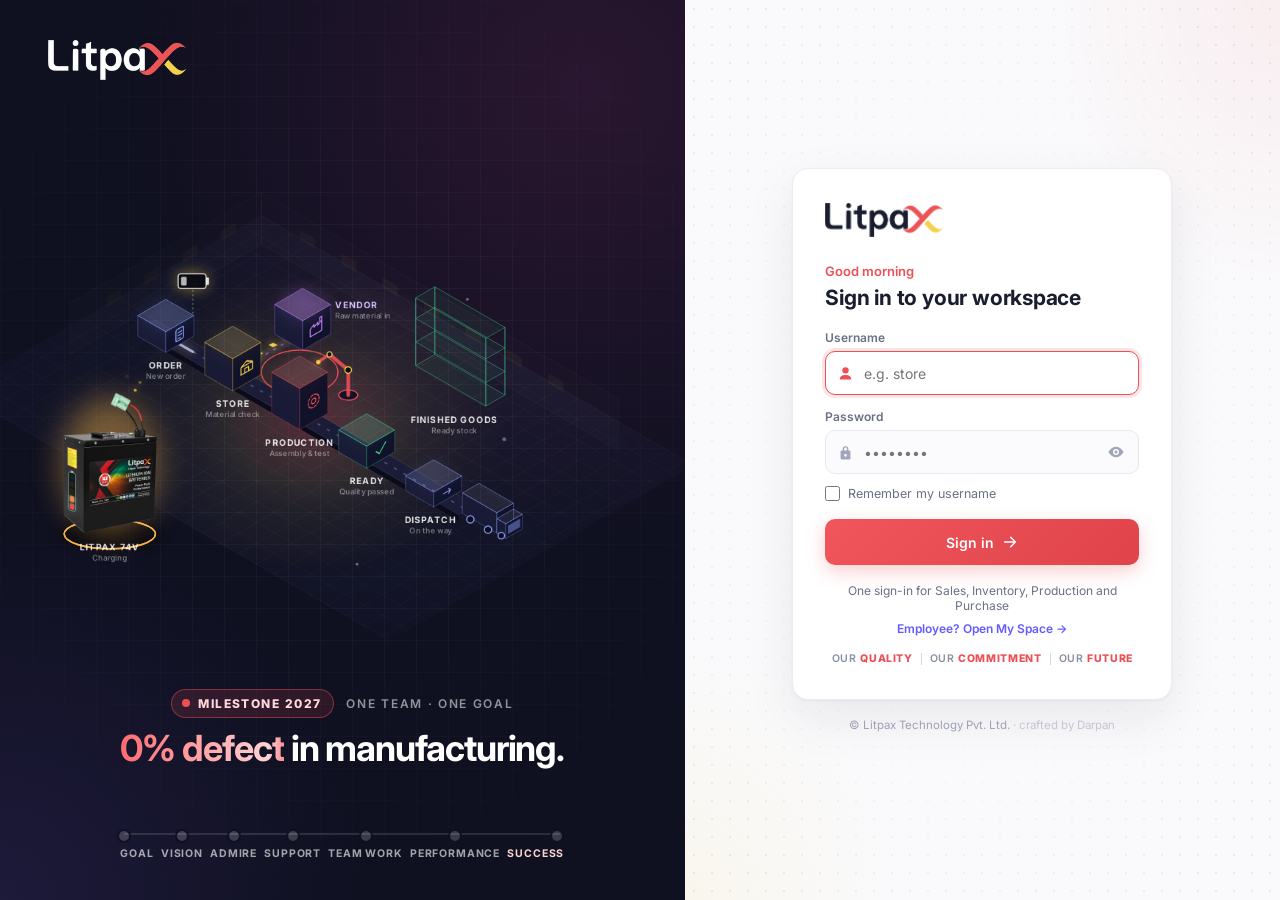
<file: soms/index.html>
<!DOCTYPE html>
<html lang="en">
<head>
  <meta charset="UTF-8" />
  <meta name="viewport" content="width=device-width, initial-scale=1.0" />
  <meta name="theme-color" content="#ffffff" />
  <title>Litpax SMS — Store Management System</title>
  <link rel="preconnect" href="https://fonts.googleapis.com" />
  <link rel="preconnect" href="https://fonts.gstatic.com" crossorigin />
  <link href="https://fonts.googleapis.com/css2?family=Fraunces:opsz,wght@9..144,400;9..144,500;9..144,600&family=Inter:wght@400;500;600;700;800&family=Inter+Tight:wght@400;500;600;700&family=Geist:wght@400;500;600;700&family=Geist+Mono:wght@400;500&family=JetBrains+Mono:wght@400;500;600&display=swap" rel="stylesheet" />
   <link rel="stylesheet" href="style.css?v=lx1" />
</head>
<body>

  <!-- ================= LOGIN ================= -->
  <div id="loginScreen" class="login-screen">
    <div class="login-card">
      <div class="login-logo">SMS</div>
      <h1 class="login-title">Litpax SMS</h1>
      <p class="login-sub">Store Management System</p>
      <div class="pin-field">
        <input id="pinInput" type="password" inputmode="numeric" maxlength="6" placeholder="Enter PIN" autocomplete="off" />
      </div>
      <button id="loginBtn" class="btn btn-primary btn-block">Sign In</button>
      <p id="loginError" class="login-error"></p>
    </div>
    <div class="login-footer">Litpax Technology &middot; Internal Tool</div>
  </div>

  <!-- ================= APP ================= -->
  <div id="app" class="app hidden">

    <!-- Sidebar -->
    <aside class="sidebar" id="sidebar">
      <div class="brand">
        <div class="brand-logo">SMS</div>
        <div class="brand-text">
          <span class="brand-name">Litpax SMS</span>
          <span class="brand-sub">Store System</span>
        </div>
      </div>
      <nav class="nav">
        <a class="nav-item active" data-view="dashboard"><span class="nav-ic">▤</span> Dashboard</a>
        <a class="nav-item" data-view="orders"><span class="nav-ic">▧</span> Orders</a>
        <a class="nav-item" data-view="inward"><span class="nav-ic">✓</span> Inward Approvals <span id="inwardBadge" class="badge b-amber" style="margin-left:auto;display:none"></span></a>
        <a class="nav-item" data-view="receiving"><span class="nav-ic">▽</span> Receiving</a>
        <a class="nav-item" data-view="followups"><span class="nav-ic">◔</span> Follow-ups</a>
        <a class="nav-item" data-view="vendors"><span class="nav-ic">◈</span> Vendors</a>
        <a class="nav-item" data-view="masters"><span class="nav-ic">⚙</span> Masters</a>
        <a class="nav-item" data-view="imspo"><span class="nav-ic">↧</span> From IMS</a>
        <a class="nav-item" data-view="transport"><span class="nav-ic">▤</span> Consignments</a>
        <a class="nav-item" data-view="tracking"><span class="nav-ic">◔</span> Tracking</a>
        <a class="nav-item" data-view="freight"><span class="nav-ic">₹</span> Freight</a>
      </nav>
      <div class="sidebar-foot">
        <div class="user-chip">
          <div class="user-avatar" id="userAvatar">A</div>
          <div class="user-meta">
            <span id="userName">Admin</span>
            <span id="userRole" class="user-role">Admin</span>
          </div>
        </div>
        <button id="logoutBtn" class="btn-ghost btn-logout">Logout</button>
      </div>
    </aside>

    <div class="sidebar-overlay" id="sidebarOverlay"></div>

    <!-- Main -->
    <main class="main">
      <header class="topbar">
        <button class="hamburger" id="hamburger" aria-label="Menu">☰</button>
        <h2 id="viewTitle" class="view-title">Dashboard</h2>
        <div class="po-search" id="poSearchWrap">
          <input id="poSearch" placeholder="Search PO / vendor…" autocomplete="off">
          <div class="po-search-results" id="poSearchResults"></div>
        </div>
        <a href="https://litpax-technology.github.io/Sticker-Management/?pin=3333" target="_blank" class="btn btn-primary btn-sticker" id="stickerBtn">🏷️ Order Sticker</a>
        <button id="refreshBtn" class="btn-ghost btn-refresh" title="Refresh">⟳</button>
      </header>

      <section id="viewRoot" class="view-root"><!-- views render here --></section>
    </main>
  </div>

  <!-- ================= MODAL ================= -->
  <div id="modalBackdrop" class="modal-backdrop hidden">
    <div class="modal" id="modal">
      <div class="modal-head">
        <h3 id="modalTitle">Title</h3>
        <button class="modal-close" id="modalClose">✕</button>
      </div>
      <div class="modal-body" id="modalBody"></div>
    </div>
  </div>

  <!-- ================= TOASTS ================= -->
  <div id="toastWrap" class="toast-wrap"></div>

  <script src="../config.js"></script>
  <script src="app.js?v=stf4"></script>
<script src="../suite-bridge.js"></script>
</body>
</html>
</file>
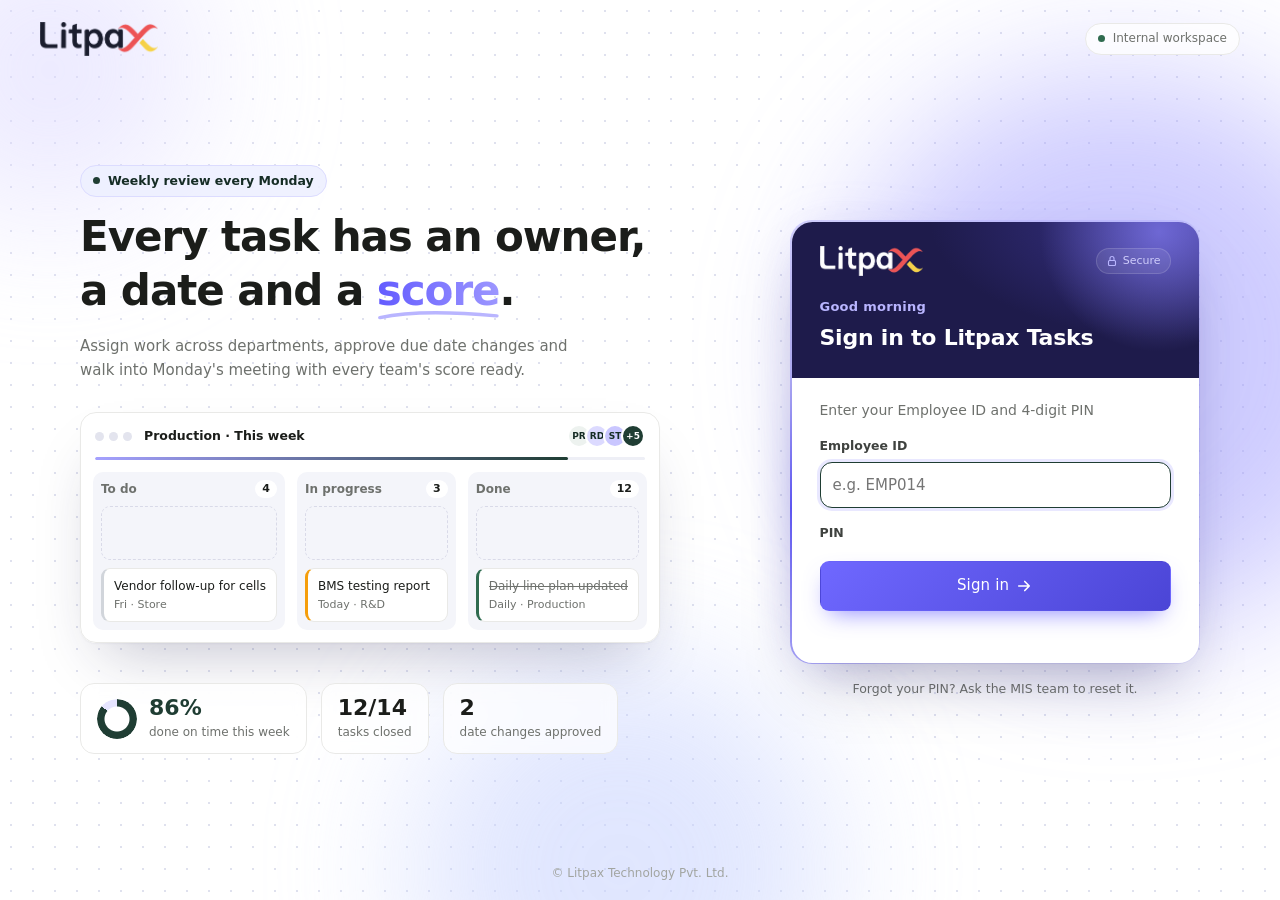
<file: tasks/index.html>
<!DOCTYPE html>
<html lang="en">
<head>
  <meta charset="UTF-8" />
  <meta name="viewport" content="width=device-width, initial-scale=1.0, viewport-fit=cover" />
  <meta http-equiv="Content-Security-Policy" content="default-src 'self'; script-src 'self' https://script.google.com https://script.googleusercontent.com; style-src 'self' 'unsafe-inline' https://fonts.googleapis.com; font-src https://fonts.gstatic.com; img-src 'self' data:; connect-src 'self'; base-uri 'self'; form-action 'self'" />
  <meta name="theme-color" content="#fbfbfd" />
  <meta name="apple-mobile-web-app-capable" content="yes" />
  <link rel="icon" type="image/png" href="[data-uri]" />
  <link rel="preconnect" href="https://script.google.com" />
  <link rel="preconnect" href="https://script.googleusercontent.com" />
  <link rel="preconnect" href="https://fonts.googleapis.com" />
  <link rel="preconnect" href="https://fonts.gstatic.com" crossorigin />
  <link href="https://fonts.googleapis.com/css2?family=Inter:wght@400;500;600;700;800&display=swap" rel="stylesheet" />
  <link href="https://fonts.googleapis.com/css2?family=Fraunces:opsz,wght@9..144,400;9..144,500;9..144,600&family=Inter+Tight:wght@400;500;600;700&display=swap" rel="stylesheet" />
  <title>Litpax Tasks</title>
  <link rel="stylesheet" href="style.css" />
</head>
<body>

  <!-- ============ LOGIN ============ -->
  <div id="loginView" class="lt">
    <div class="lt-aurora" aria-hidden="true"><span class="a1"></span><span class="a2"></span><span class="a3"></span></div>

    <header class="lt-top">
      <img src="[data-uri]" alt="Litpax Technology" class="lt-logo" />
      <span class="lt-tag"><i></i>Internal workspace</span>
    </header>

    <main class="lt-main">
      <section class="lt-pitch">
        <span class="lt-kicker"><i></i>Weekly review every Monday</span>
        <h1 class="lt-h1">
          <span class="ln"><span>Every task has an owner,</span></span>
          <span class="ln"><span>a date and a <em class="lt-score">score<svg viewBox="0 0 120 14" preserveAspectRatio="none" aria-hidden="true"><path d="M3 10 C 30 3, 70 3, 117 8"/></svg></em>.</span></span>
        </h1>
        <p class="lt-sub">Assign work across departments, approve due date changes and walk into Monday's meeting with every team's score ready.</p>

        <div class="kb-wrap" aria-hidden="true">
          <div class="kb-win">
            <div class="kb-bar">
              <span class="kb-dots"><i></i><i></i><i></i></span>
              <span class="kb-title">Production · This week</span>
              <span class="kb-avs"><i>PR</i><i>RD</i><i>ST</i><i>+5</i></span>
            </div>
            <div class="kb-prog"><span></span></div>
            <div class="kb">
              <div class="kb-col c1">
                <div class="kb-head">To do <b class="n-todo"></b></div>
                <div class="kb-slot"></div>
                <div class="kb-card"><span>Vendor follow-up for cells</span><small>Fri · Store</small></div>
              </div>
              <div class="kb-col c2">
                <div class="kb-head">In progress <b class="n-prog"></b></div>
                <div class="kb-slot"></div>
                <div class="kb-card prog"><span>BMS testing report</span><small>Today · R&amp;D</small></div>
              </div>
              <div class="kb-col c3">
                <div class="kb-head">Done <b class="n-done"></b></div>
                <div class="kb-slot"></div>
                <div class="kb-card done"><span>Daily line plan updated</span><small>Daily · Production</small></div>
              </div>
              <div class="kb-mover">
                <span>Dispatch plan shared</span><small>Today · Dispatch</small>
                <svg class="kb-cursor" viewBox="0 0 24 24"><path d="M5 3l14 7-6 2-2 6z"/></svg>
              </div>
            </div>
          </div>

          <div class="lt-toast t1"><span class="ti">@</span><div><b>You were tagged</b><small>in “BMS testing report”</small></div></div>
          <div class="lt-toast t2"><span class="ti ok">✓</span><div><b>Due date approved</b><small>Vendor follow-up moved to Fri</small></div></div>
        </div>

        <div class="lt-stats">
          <div class="st"><span class="st-ring"></span><div><b><i class="cu c86"></i>%</b><span>done on time this week</span></div></div>
          <div class="st"><div><b><i class="cu c12"></i>/14</b><span>tasks closed</span></div></div>
          <div class="st"><div><b><i class="cu c2"></i></b><span>date changes approved</span></div></div>
        </div>
      </section>

      <section class="lt-side">
        <div class="lt-frame">
          <div class="lt-card" id="loginCard">
            <div class="lt-band">
              <div class="lt-band-top">
                <img src="[data-uri]" alt="Litpax" class="lt-band-logo" />
                <span class="lt-lock"><svg viewBox="0 0 24 24"><rect x="5" y="11" width="14" height="10" rx="2"/><path d="M8 11V7a4 4 0 0 1 8 0v4"/></svg>Secure</span>
              </div>
              <p class="login-greet" id="loginGreet">Welcome back</p>
              <h2 class="login-title">Sign in to Litpax Tasks</h2>
            </div>
            <div class="lt-body">
              <p class="login-hint">Enter your Employee ID and 4-digit PIN</p>
              <form id="loginForm" autocomplete="off" novalidate>
                <label class="lt-label" for="empId">Employee ID</label>
                <input id="empId" class="input lt-input" autocomplete="username" autocapitalize="characters" spellcheck="false" maxlength="20" placeholder="e.g. EMP014" />
                <div class="lt-label" id="pinLbl">PIN</div>
                <label class="pin-field" for="pin">
                  <input id="pin" class="pin-input" type="password" inputmode="numeric" maxlength="4" autocomplete="off" aria-labelledby="pinLbl" />
                  <span class="pin-slots" id="pinSlots" aria-hidden="true">
                    <span class="slot"></span><span class="slot"></span><span class="slot"></span>
                    <span class="slot"></span>
                  </span>
                </label>
                <div class="keypad" id="keypad">
                  <button type="button" data-k="1">1</button><button type="button" data-k="2">2</button><button type="button" data-k="3">3</button>
                  <button type="button" data-k="4">4</button><button type="button" data-k="5">5</button><button type="button" data-k="6">6</button>
                  <button type="button" data-k="7">7</button><button type="button" data-k="8">8</button><button type="button" data-k="9">9</button>
                  <button type="button" data-k="clear" class="kp-fn">Clear</button><button type="button" data-k="0">0</button>
                  <button type="button" data-k="back" class="kp-fn" aria-label="Delete"><svg viewBox="0 0 24 24"><path d="M21 5H9l-6 7 6 7h12z"/><path d="M17 9l-6 6M11 9l6 6"/></svg></button>
                </div>
                <button id="loginBtn" type="submit" class="btn btn-primary btn-block login-btn lt-btn">Sign in <svg viewBox="0 0 24 24"><path d="M5 12h14M13 6l6 6-6 6"/></svg></button>
              </form>
              <div id="loginErr" class="err" role="alert"></div>
            </div>
          </div>
        </div>
        <p class="lt-foot">Forgot your PIN? Ask the MIS team to reset it.</p>
      </section>
    </main>

    <footer class="lt-copy">© Litpax Technology Pvt. Ltd.</footer>
  </div>

  <!-- ============ APP ============ -->
  <div id="appView" class="app hidden">
    <aside id="sidebar" class="sidebar">
      <div class="brand-side">
        <img class="side-logo" src="[data-uri]" alt="Litpax" />
        <span class="side-app">Tasks</span>
      </div>
      <nav id="nav" class="nav"></nav>
      <div class="side-foot">
        <div class="me">
          <div id="meAvatar" class="avatar"></div>
          <div>
            <div id="meName" class="me-name"></div>
            <div id="meRole" class="me-role"></div>
          </div>
        </div>
        <button id="logoutBtn" class="btn btn-side" aria-label="Log out" title="Log out"><svg viewBox="0 0 24 24"><path d="M15 3h4a2 2 0 0 1 2 2v14a2 2 0 0 1-2 2h-4M10 17l5-5-5-5M15 12H3"/></svg></button>
      </div>
    </aside>
    <div id="scrim" class="scrim"></div>

    <main class="content">
      <header class="topbar">
        <button id="menuBtn" class="icon-btn menu-btn" aria-label="Menu">
          <svg viewBox="0 0 24 24"><path d="M4 6h16M4 12h16M4 18h16"/></svg>
        </button>
        <h2 id="pageTitle" class="page-title"></h2>
        <div id="topActions" class="top-actions"></div>
        <div class="bell-wrap">
          <button id="bellBtn" class="icon-btn" aria-label="Notifications" title="Notifications">
            <svg viewBox="0 0 24 24"><path d="M18 8a6 6 0 0 0-12 0c0 7-3 9-3 9h18s-3-2-3-9"/><path d="M13.7 21a2 2 0 0 1-3.4 0"/></svg>
            <span id="bellCount" class="bell-count hidden">0</span>
          </button>
          <div id="bellPanel" class="bell-panel hidden"></div>
        </div>
        <button id="refreshBtn" class="icon-btn" aria-label="Refresh" title="Refresh">
          <svg viewBox="0 0 24 24"><path d="M21 12a9 9 0 1 1-3-6.7L21 8"/><path d="M21 3v5h-5"/></svg>
        </button>
      </header>
      <section id="page" class="page"></section>
    </main>
  </div>

  <div id="modalRoot"></div>
  <div id="toast" class="toast" role="status"></div>

  <script src="../config.js"></script>
  <script src="app.js"></script>
  <script src="../suite-bridge.js"></script>
</body>
</html>
</file>
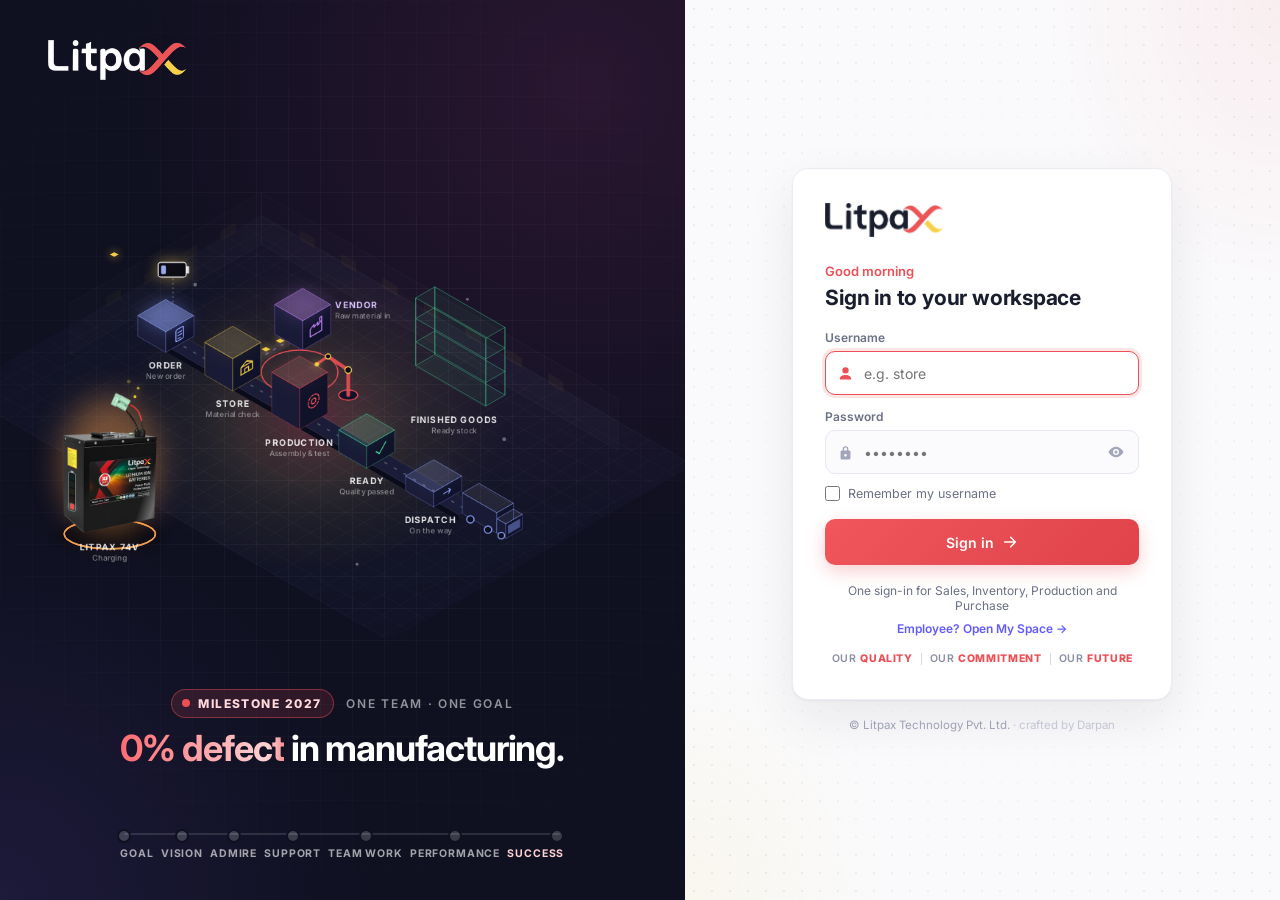
<file: service/replace/index.html>
<!DOCTYPE html>
<html lang="en">
<head>
<meta charset="UTF-8">
<meta name="viewport" content="width=device-width, initial-scale=1">
<title>Advance Replacement · Litpax</title>
<link rel="preconnect" href="https://fonts.googleapis.com">
<link href="https://fonts.googleapis.com/css2?family=Inter+Tight:wght@400;500;600;700&family=JetBrains+Mono:wght@500;600&display=swap" rel="stylesheet">
<link rel="stylesheet" href="style.css?v=lk1">
<link rel="stylesheet" href="../../motion.css?v=mo2">
<script>
  // Advance Replacement sirf Suite ke andar khulta hai (login Suite ka hi hai)
  if (window.parent !== window.top) document.documentElement.classList.add('in-hub');   // Service Hub ke andar (apna header nahi)
  (function () { var ok = false; try { ok = window.top !== window.self && window.top.location.origin === location.origin; } catch (e) {} if (!ok && !/[?&]solo=1/.test(location.search)) { document.documentElement.style.display = 'none'; var u = new URL('../../#m-service', location.href).href; try { window.top.location = u; } catch (e) { location.replace(u); } } })();
</script>
</head>
<body>
<main class="rp-app">
  <header class="rp-head">
    <div>
      <h1>Advance Replacement</h1>
      <p>New battery goes first, the old one comes back later</p>
    </div>
    <div id="rpMe" class="rp-me"></div>
  </header>

  <div id="rpKpis" class="rp-kpis"></div>

  <div class="rp-tools">
    <input id="rpSearch" class="rp-search" type="search" placeholder="Search case, customer, phone, serial, ticket…" aria-label="Search cases" oninput="arRender()">
    <button id="rpNewBtn" class="btn btn-primary" onclick="arNew()" hidden>+ New Replacement</button>
    <button id="rpRolesBtn" class="btn" onclick="arRolesOpen()" hidden>Roles &amp; lists</button>
    <button class="btn btn-icon" title="Refresh" aria-label="Refresh" onclick="arLoad()"><svg viewBox="0 0 24 24" aria-hidden="true"><path d="M21 12a9 9 0 1 1-9-9c2.52 0 4.93 1 6.74 2.74L21 8"/><path d="M21 3v5h-5"/></svg></button>
  </div>

  <div id="rpChips" class="rp-chips"></div>
  <div id="rpList" class="rp-list"></div>
</main>

<!-- modal -->
<div id="rpOv" class="rp-ov" onclick="if(event.target===this)modalClose()">
  <div class="rp-modal" role="dialog" aria-modal="true" aria-labelledby="rpMdTitle">
    <div class="rp-md-head"><h2 id="rpMdTitle"></h2><button type="button" class="rp-x" onclick="modalClose()" aria-label="Close">✕</button></div>
    <div id="rpMdBody" class="rp-md-body"></div>
  </div>
</div>
<div id="rpToast" class="rp-toast" role="status" aria-live="polite"></div>

<script src="../../motion.js?v=mo2"></script>
<script src="../../config.js?v=lk1"></script>
<script src="app.js?v=lk2"></script>
</body>
</html>
</file>
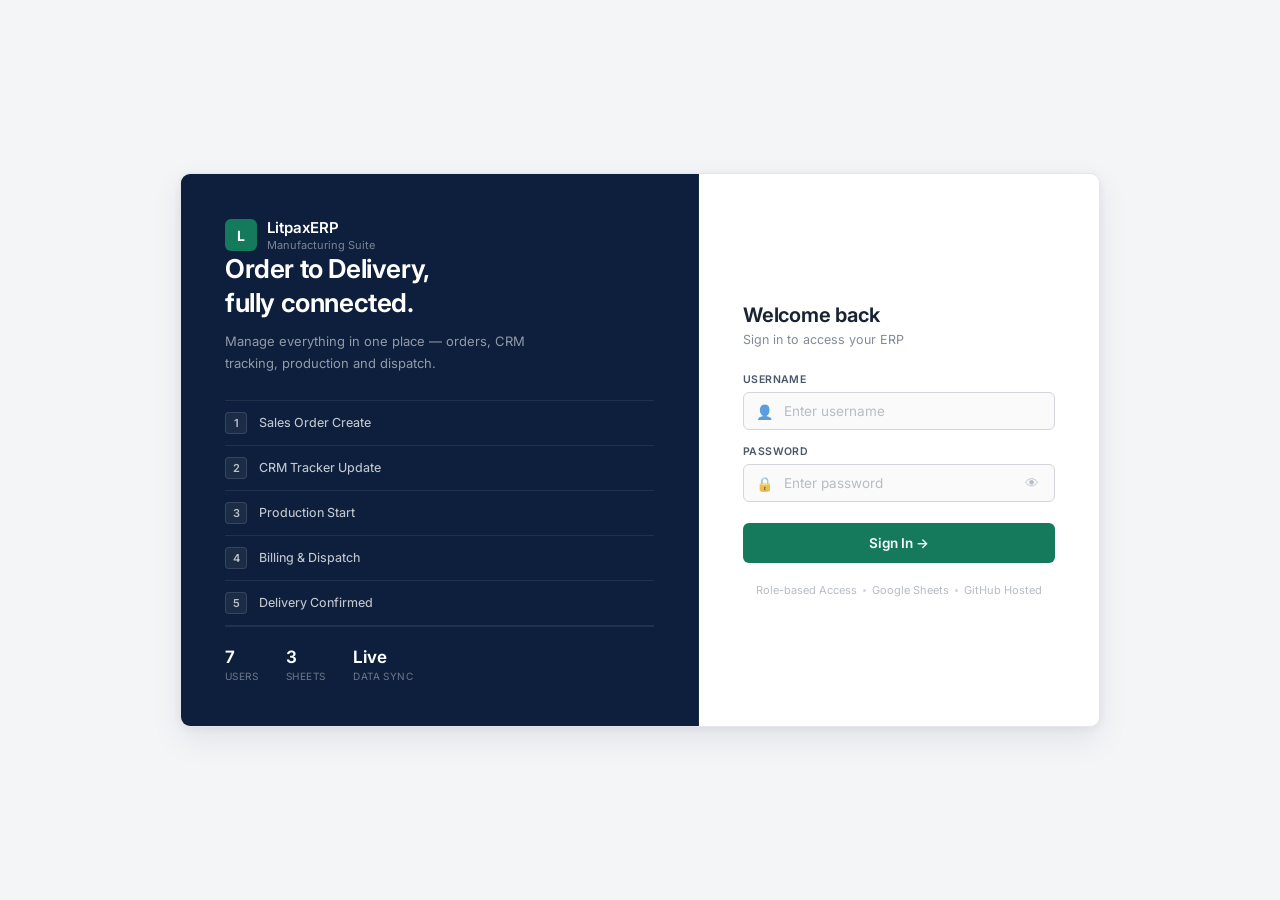
<file: erp/app.html>
<!DOCTYPE html>
<html lang="en">
<head>
<meta charset="UTF-8">
<meta name="viewport" content="width=device-width, initial-scale=1.0">
<title>LitpaxERP</title>
  <meta http-equiv="Cache-Control" content="no-cache, no-store, must-revalidate">
<meta http-equiv="Pragma" content="no-cache">
<meta http-equiv="Expires" content="0">
<link href="https://fonts.googleapis.com/css2?family=IBM+Plex+Sans:wght@400;500;600;700&family=Inter+Tight:wght@400;500;600;700&family=Geist:wght@400;500;600;700&family=Geist+Mono:wght@400;500&family=JetBrains+Mono:wght@400;500&display=swap" rel="stylesheet">
   <link rel="stylesheet" href="app.css?v=ac3">
</head>
<body>

<!-- TOPBAR -->
<div class="topbar">
  <div class="topbar-brand">
    <div class="hamburger" onclick="toggleSidebar()" id="hamburger">
      <span></span><span></span><span></span>
    </div>
    <div class="brand-mark">L</div>
    <div class="brand-name">Litpax<span>ERP</span></div>
  </div>
  <div class="topbar-mid">
    <div class="page-title" id="pageTitle">Orders</div>
    <div class="page-sub" id="pageSub">Sales order management</div>
  </div>
  <div class="topbar-right">
    <button id="btnCreateLead" class="btn btn-primary" onclick="openLeadModal()" style="display:none;margin-right:10px;">+ Create Lead</button>
    <div class="apps-menu" id="appsMenu" style="display:none;">
      <button class="apps-btn" onclick="toggleAppsMenu(event)" title="Apps">
        <span></span><span></span><span></span><span></span><span></span><span></span>
      </button>
      <div class="apps-drop">
        <a class="apps-tile" onclick="nav('leads', document.getElementById('nav-leads'))"><div class="apps-ico ai-lead"><svg viewBox="0 0 24 24"><circle cx="12" cy="12" r="9"/><circle cx="12" cy="12" r="5"/><circle cx="12" cy="12" r="1.5"/></svg></div><div class="apps-lbl">Sales Lead</div></a>
        <a class="apps-tile" onclick="goToDealerCheck()"><div class="apps-ico ai-dealer"><svg viewBox="0 0 24 24"><path d="M12 21s-7-6.2-7-11.5A7 7 0 0 1 19 9.5C19 14.8 12 21 12 21z"/><circle cx="12" cy="9.5" r="2.5"/></svg></div><div class="apps-lbl">Dealer Check</div></a>
        <a class="apps-tile" href="https://litpax-pi.onhercules.app/invoices/jn7dh7x1q6kqf6kmc70cpvdpqn8g5zwk" target="_blank"><div class="apps-ico ai-pi"><svg viewBox="0 0 24 24"><path d="M6 3h9l4 4v14H6z"/><path d="M15 3v4h4"/><path d="M9 11h6M9 14h6M11.5 11c2.2 0 2.2 3.5 0 3.5H9l4 3.5"/></svg></div><div class="apps-lbl">PI Maker</div></a>
        <a class="apps-tile" href="https://ratelist.onhercules.app/admin" target="_blank"><div class="apps-ico ai-rate"><svg viewBox="0 0 24 24"><path d="M3 12V4h8l10 10-8 8z"/><circle cx="7.5" cy="8.5" r="1.5"/></svg></div><div class="apps-lbl">Rate List Maker</div></a>
        <a class="apps-tile" href="https://smart-spec-builder-001148.onhercules.app/" target="_blank"><div class="apps-ico ai-spec"><svg viewBox="0 0 24 24"><rect x="3" y="7" width="15" height="10" rx="2"/><path d="M21 10.5v3"/><path d="M7 10.5v3M10.5 10.5v3M14 10.5v3"/></svg></div><div class="apps-lbl">Specification Builder</div></a>
      </div>
    </div>
    <div class="user-pill">
      <div class="user-av" id="userAv">D</div>
      <div>
        <div class="user-nm" id="userNm">Darpan</div>
        <div class="user-rl" id="userRl">Admin</div>
        <button type="button" class="erp-switch" id="erpSwitch" style="display:none" onclick="erpStaffSwitch()">Switch person</button>
      </div>
    </div>
    <button class="btn-logout" onclick="logout()">Logout</button>
  </div>
</div>

<div class="app-body">

<!-- SIDEBAR -->
<div class="sidebar">
  <div class="nav-sec" id="sec-sales">Sales</div>
  <div class="nav-item" onclick="nav('admindashboard',this)" id="nav-admindashboard"><span class="nav-icon">🧭</span>Dashboard</div>
  <div class="nav-item active" onclick="nav('orders',this)" id="nav-orders"><span class="nav-icon">📋</span>Orders</div>
  <div class="nav-item" onclick="navOrdersFiltered('pending',this)" id="nav-pendingorders"><span class="nav-icon">⏳</span>Pending Orders</div>
  <div class="nav-item" onclick="navOrdersFiltered('completed',this)" id="nav-completedorders"><span class="nav-icon">✅</span>Completed Orders</div>
  <div class="nav-item" onclick="nav('mydashboard',this)" id="nav-mydashboard"><span class="nav-icon">📊</span>My Dashboard</div>
  <div class="nav-sec" id="sec-leads">Leads</div>
  <div class="nav-item" onclick="nav('leads',this)" id="nav-leads"><span class="nav-icon">🎯</span>Lead Pipeline</div>
  <div class="nav-item" onclick="nav('leaddash',this)" id="nav-leaddash"><span class="nav-icon">📈</span>Lead Dashboard</div>
  <div class="nav-sec" id="sec-tracking">Tracking</div>
  <div class="nav-item" onclick="nav('crm',this)" id="nav-crm"><span class="nav-icon">🎯</span>CRM Tracker</div>
  <div class="nav-item" onclick="nav('production',this)" id="nav-production"><span class="nav-icon">⚙️</span>Production</div>
      <div class="nav-item" onclick="nav('dispatch',this)" id="nav-dispatch"><span class="nav-icon">🚚</span>Dispatch</div>
  <div class="nav-item" onclick="nav('deliverychallan',this)" id="nav-deliverychallan"><span class="nav-icon">📄</span>Delivery Challan</div>
    <div class="nav-item" onclick="window.open('MaterialProd/','_blank')" id="nav-materialprod"><span class="nav-icon">📦</span>Material vs Production</div>
  <div class="nav-sec" id="sec-master">Master Data</div>
  <div class="nav-item" onclick="nav('customers',this)" id="nav-customers"><span class="nav-icon">👥</span>Accounts</div>
  <div class="nav-item" onclick="nav('products',this)" id="nav-products"><span class="nav-icon">⚡</span>Products</div>
  <div class="nav-item" onclick="nav('suppliers',this)" id="nav-suppliers"><span class="nav-icon">🏭</span>Suppliers</div>
  <div class="nav-sec" id="sec-finance">Finance</div>
  <div class="nav-item" onclick="nav('accounts',this)" id="nav-accounts"><span class="nav-icon">💰</span>Finance</div>
  <div class="nav-sec" id="sec-admin">Admin</div>
  <div class="nav-item" onclick="nav('users',this)" id="nav-users"><span class="nav-icon">🔐</span>Users</div>
  <div class="sidebar-foot">
    <div class="sb-milestone">
      <span class="k">MILESTONE 2027</span>
      <span class="t">0% defect in manufacturing</span>
      <span class="s">Every order, delivered right the first time.</span>
    </div>
    <div class="sidebar-ver">LitpaxERP v3.0</div>
  </div>
</div>

<!-- SIDEBAR OVERLAY -->
<div class="sidebar-overlay" id="sidebarOverlay" onclick="closeSidebar()"></div>

<!-- MAIN -->
<div class="main">

<!-- ===== ADMIN DASHBOARD PAGE ===== -->
<div class="page" id="page-admindashboard">
  <div class="card" style="margin-bottom:16px;">
    <div class="card-head" style="flex-wrap:wrap;gap:10px;">
      <div class="card-title">📅 Date Range</div>
      <div class="card-actions" style="flex-wrap:wrap;gap:8px;align-items:center;">
        <button class="btn btn-sm ad-range-btn" id="ad-range-today-btn" onclick="setAdDateRange('today')">Today</button>
        <button class="btn btn-sm ad-range-btn" id="ad-range-thismonth-btn" onclick="setAdDateRange('thismonth')">This Month</button>
        <button class="btn btn-sm ad-range-btn" id="ad-range-lastmonth-btn" onclick="setAdDateRange('lastmonth')">Last Month</button>
        <button class="btn btn-sm ad-range-btn" id="ad-range-thisyear-btn" onclick="setAdDateRange('thisyear')">This Year</button>
        <button class="btn btn-sm btn-primary ad-range-btn" id="ad-range-all-btn" onclick="setAdDateRange('all')">All Time</button>
        <span style="width:1px;height:20px;background:var(--border);margin:0 2px;"></span>
        <input class="form-control" type="date" id="ad-from-date" style="width:140px;padding:6px 8px;font-size:12px;" onchange="applyAdDateFilter()">
        <span style="color:var(--text3);font-size:12px;">to</span>
        <input class="form-control" type="date" id="ad-to-date" style="width:140px;padding:6px 8px;font-size:12px;" onchange="applyAdDateFilter()">
      </div>
    </div>
  </div>
  <div style="font-size:11px;font-weight:650;color:var(--text3);text-transform:uppercase;letter-spacing:0.5px;margin-bottom:8px;">Sales Overview</div>
  <div class="stats-row">
    <div class="stat c-blue"><div class="stat-lbl">Total Orders</div><div class="stat-val" id="ad-orders">0</div></div>
    <div class="stat c-green"><div class="stat-lbl">Total Order Value</div><div class="stat-val" id="ad-value" style="font-size:16px;">₹0</div></div>
    <div class="stat c-amber"><div class="stat-lbl">Total Qty</div><div class="stat-val" id="ad-qty">0</div></div>
    <div class="stat c-purple"><div class="stat-lbl">Avg Order Value</div><div class="stat-val" id="ad-avg" style="font-size:16px;">₹0</div></div>
  </div>

  <div style="font-size:11px;font-weight:650;color:var(--text3);text-transform:uppercase;letter-spacing:0.5px;margin:16px 0 8px;">Production Status</div>
  <div class="stats-row">
    <div class="stat c-blue"><div class="stat-lbl">Pending</div><div class="stat-val" id="ad-prod-pending">0</div></div>
    <div class="stat c-amber"><div class="stat-lbl">In Progress</div><div class="stat-val" id="ad-prod-inprog">0</div></div>
    <div class="stat c-green"><div class="stat-lbl">Completed</div><div class="stat-val" id="ad-prod-done">0</div></div>
    <div class="stat c-red"><div class="stat-lbl">Delayed</div><div class="stat-val" id="ad-prod-delayed">0</div></div>
  </div>

  <div style="font-size:11px;font-weight:650;color:var(--text3);text-transform:uppercase;letter-spacing:0.5px;margin:16px 0 8px;">Finance Overview</div>
  <div class="stats-row">
    <div class="stat c-green"><div class="stat-lbl">Total Received</div><div class="stat-val" id="ad-received" style="font-size:16px;">₹0</div></div>
    <div class="stat c-red"><div class="stat-lbl">Balance Due</div><div class="stat-val" id="ad-balance" style="font-size:16px;">₹0</div></div>
    <div class="stat c-amber"><div class="stat-lbl">Payment Pending Orders</div><div class="stat-val" id="ad-paypending">0</div></div>
  </div>

  <div class="card" style="margin-top:16px;">
    <div class="card-head"><div class="card-title">Sales Person Performance</div></div>
    <div id="ad-salesperson-list" style="padding:4px 0;"><div class="loading"><div class="spin"></div></div></div>
  </div>

  <div class="card" style="margin-top:16px;">
    <div class="card-head"><div class="card-title">Recent Orders</div></div>
    <div class="table-wrap">
      <table>
        <thead><tr><th>Order ID</th><th>Date</th><th>Customer</th><th>Sales Person</th><th>Value</th><th>Order Status</th><th>Payment Status</th></tr></thead>
        <tbody id="ad-recent-orders"><tr><td colspan="7"><div class="loading"><div class="spin"></div></div></td></tr></tbody>
      </table>
    </div>
  </div>
</div>

<!-- ===== ORDERS PAGE ===== -->
<div class="page active" id="page-orders">
  <div class="pipeline" id="ordersPipeline">
    <div class="pipe-node active" onclick="filterOrders('all',this)"><div class="pipe-icon">📋</div><div class="pipe-count" id="pc-all">0</div><div class="pipe-lbl">All</div></div>
    <div class="pipe-sep">›</div>
    <div class="pipe-node" onclick="filterOrders('pending',this)"><div class="pipe-icon">⏳</div><div class="pipe-count" id="pc-pending">0</div><div class="pipe-lbl">Pending</div></div>
    <div class="pipe-sep">›</div>
    <div class="pipe-node" onclick="filterOrders('completed',this)"><div class="pipe-icon">✅</div><div class="pipe-count" id="pc-completed">0</div><div class="pipe-lbl">Completed</div></div>
    <div class="pipe-sep">›</div>
    <div class="pipe-node" onclick="filterOrders('advance',this)"><div class="pipe-icon">💰</div><div class="pipe-count" id="pc-adv">0</div><div class="pipe-lbl">Advance</div></div>
    <div class="pipe-sep">›</div>
    <div class="pipe-node" onclick="filterOrders('dispatched',this)"><div class="pipe-icon">🚚</div><div class="pipe-count" id="pc-dis">0</div><div class="pipe-lbl">Dispatched</div></div>
  </div>
  <div class="card">
    <div class="card-head">
      <div class="card-title">Sales Orders</div>
      <div class="card-actions">
        <input class="search-input" id="orderSearch" placeholder="Search order / customer..." oninput="searchOrders()" style="width:200px;padding:6px 10px;font-size:12px;">
        <button class="btn btn-primary" onclick="openModal('orderModal')">+ New Order</button>
      </div>
    </div>
    <div class="table-wrap">
      <table>
        <thead><tr>
          <th>Order ID</th><th>Date</th><th>Sales Person</th><th>Customer</th><th>City</th>
          <th>Total Qty</th><th>Total Value (GST)</th><th>Payment Mode</th><th>Order Status</th>
          <th>Payment Status</th><th>Corridor</th><th>Assigned CRM</th><th>Final Status</th><th>Action</th>
        </tr></thead>
        <tbody id="ordersTable"><tr><td colspan="13"><div class="loading"><div class="spin"></div> Loading...</div></td></tr></tbody>
      </table>
    </div>
  </div>
</div>

<!-- ===== CRM PAGE ===== -->
<div class="page" id="page-crm">
  <div class="stats-row">
    <div class="stat c-blue"><div class="stat-lbl">Total Orders</div><div class="stat-val" id="crm-total">0</div></div>
    <div class="stat c-amber"><div class="stat-lbl">In Production</div><div class="stat-val" id="crm-prod">0</div></div>
    <div class="stat c-purple"><div class="stat-lbl">Pending Dispatch</div><div class="stat-val" id="crm-dispatch">0</div></div>
    <div class="stat c-green"><div class="stat-lbl">Payment Received</div><div class="stat-val" id="crm-paid">0</div></div>
  </div>
  <div class="card">
    <div class="card-head">
      <div class="card-title">CRM Tracker</div>
      <div class="card-actions">
        <input class="search-input" placeholder="Search..." id="crmSearch" oninput="searchCRM()" style="width:180px;padding:6px 10px;font-size:12px;">
      </div>
    </div>
    <div class="table-wrap">
      <table>
        <thead><tr>
          <th>Sr</th><th>Item ID</th><th>Order ID</th><th>Order Date</th><th>Customer</th><th>Customer No</th>
          <th>Sales Person</th><th>Payment Mode</th><th>Plan Payment Date</th><th>Payment Status</th><th>Plan Dispatch Date</th><th>💰</th>
          <th>Product Type</th><th>Product Model</th><th>Qty</th><th>Billed</th>
          <th>Prod Start Actual</th><th>Prod Complete Actual</th><th>Prod Delay</th>
          <th>Payment Plan</th><th>Payment Actual</th><th>Payment Delay</th>
          <th>Dispatch Plan</th><th>Dispatch Actual</th><th>Dispatch Delay</th>
          <th>Billing Actual</th>
          <th>Remarks</th>
          <th>Update</th>
        </tr></thead>
        <tbody id="crmTable"><tr><td colspan="32"><div class="loading"><div class="spin"></div> Loading...</div></td></tr></tbody>
      </table>
    </div>
  </div>
</div>

<!-- ===== PRODUCTION PAGE ===== -->
<div class="page" id="page-production">
  <div class="stats-row">
    <div class="stat c-blue"><div class="stat-lbl">Total Orders</div><div class="stat-val" id="prod-total">0</div></div>
    <div class="stat c-amber"><div class="stat-lbl">In Progress</div><div class="stat-val" id="prod-inprog">0</div></div>
    <div class="stat c-green"><div class="stat-lbl">Completed</div><div class="stat-val" id="prod-done">0</div></div>
    <div class="stat c-red"><div class="stat-lbl">Delayed</div><div class="stat-val" id="prod-delayed">0</div></div>
  </div>
  <div class="pipeline" id="prodPipeline">
    <div class="pipe-node active" onclick="filterProduction('all',this)"><div class="pipe-icon">📋</div><div class="pipe-count" id="ppc-all">0</div><div class="pipe-lbl">All</div></div>
    <div class="pipe-sep">›</div>
    <div class="pipe-node" onclick="filterProduction('pending',this)"><div class="pipe-icon">⏳</div><div class="pipe-count" id="ppc-pending">0</div><div class="pipe-lbl">Pending</div></div>
    <div class="pipe-sep">›</div>
    <div class="pipe-node" onclick="filterProduction('inprogress',this)"><div class="pipe-icon">⚙️</div><div class="pipe-count" id="ppc-inprog">0</div><div class="pipe-lbl">In Progress</div></div>
    <div class="pipe-sep">›</div>
    <div class="pipe-node" onclick="filterProduction('completed',this)"><div class="pipe-icon">✅</div><div class="pipe-count" id="ppc-completed">0</div><div class="pipe-lbl">Completed</div></div>
  </div>
  <div class="card">
    <div class="card-head">
      <div class="card-title">Production Tracker</div>
      <button class="btn btn-primary" onclick="openPlannedSlip()" style="display:flex;align-items:center;gap:6px;">🖨️ Print Slip</button>
    </div>
    <div class="table-wrap">
      <table>
        <thead><tr>
          <th>Sr</th><th>Item ID</th><th>Order ID</th><th>Order Date</th><th>Customer</th>
          <th>Charger Model</th><th>Charger Qty</th><th>Sales Person</th><th>Assigned CRM</th>
          <th>Sales Remarks</th><th>Product Model</th><th>Battery Type</th><th>Qty (Produced/Total)</th><th>Pending</th><th>Billed</th>
          <th>Prod Start Actual</th><th>Prod Complete Actual</th><th>Prod Delay</th>
          <th>Status</th><th>Remarks</th><th>Action</th>
        </tr></thead>
        <tbody id="prodTable"><tr><td colspan="21"><div class="loading"><div class="spin"></div> Loading...</div></td></tr></tbody>
      </table>
    </div>
  </div>
</div>

  <!-- ===== DISPATCH PAGE ===== -->
<div class="page" id="page-dispatch">
  <div class="stats-row">
    <div class="stat c-blue"><div class="stat-lbl">Total Items</div><div class="stat-val" id="dsp-total">0</div></div>
    <div class="stat c-amber"><div class="stat-lbl">Ready to Dispatch</div><div class="stat-val" id="dsp-ready">0</div></div>
    <div class="stat c-purple"><div class="stat-lbl">Partial Dispatched</div><div class="stat-val" id="dsp-partial">0</div></div>
    <div class="stat c-green"><div class="stat-lbl">Fully Dispatched</div><div class="stat-val" id="dsp-done">0</div></div>
  </div>
  <div class="pipeline" id="dspPipeline">
    <div class="pipe-node active" onclick="filterDispatch('all',this)"><div class="pipe-icon">📋</div><div class="pipe-count" id="dpc-all">0</div><div class="pipe-lbl">All</div></div>
    <div class="pipe-sep">›</div>
    <div class="pipe-node" onclick="filterDispatch('waiting',this)"><div class="pipe-icon">⏳</div><div class="pipe-count" id="dpc-waiting">0</div><div class="pipe-lbl">Waiting</div></div>
    <div class="pipe-sep">›</div>
    <div class="pipe-node" onclick="filterDispatch('ready',this)"><div class="pipe-icon">📦</div><div class="pipe-count" id="dpc-ready">0</div><div class="pipe-lbl">Ready</div></div>
    <div class="pipe-sep">›</div>
    <div class="pipe-node" onclick="filterDispatch('partial',this)"><div class="pipe-icon">🔄</div><div class="pipe-count" id="dpc-partial">0</div><div class="pipe-lbl">Partial</div></div>
    <div class="pipe-sep">›</div>
    <div class="pipe-node" onclick="filterDispatch('done',this)"><div class="pipe-icon">🚚</div><div class="pipe-count" id="dpc-done">0</div><div class="pipe-lbl">Dispatched</div></div>
  </div>
  <div class="card">
    <div class="card-head">
      <div class="card-title">Dispatch Queue</div>
      <div class="card-actions">
        <input class="search-input" id="dspSearch" placeholder="Search order / customer..." oninput="searchDispatch()" style="width:200px;padding:6px 10px;font-size:12px;">
      </div>
    </div>
    <div class="table-wrap">
      <table>
        <thead><tr>
          <th>Sr</th><th>Item ID</th><th>Order ID</th><th>Order Date</th><th>Customer</th><th>City</th>
          <th>⚡ Charger Model</th><th>Charger Qty</th>
          <th>💰 Payment</th><th>Plan Dispatch</th>
          <th>Product Model</th><th>Battery Type</th><th>Qty</th><th>Produced</th><th>Billed</th>
          <th>Dispatched</th><th>Pending</th><th>Status</th><th>Action</th>
        </tr></thead>
        <tbody id="dispatchTable"><tr><td colspan="17"><div class="loading"><div class="spin"></div> Loading...</div></td></tr></tbody>
      </table>
    </div>
  </div>
</div>
  
<!-- ===== DELIVERY CHALLAN PAGE ===== -->
<div class="page" id="page-deliverychallan" style="padding-bottom:60px;">
  <div class="card">
    <div class="card-head">
      <div class="card-title">📄 Create Delivery Challan</div>
      <div class="card-actions">
        <span style="font-size:12px;color:var(--text3);">Challans Made: <b id="dc-count" style="color:var(--accent);">0</b></span>
      </div>
    </div>
    <div style="padding:4px 2px;">
      <div style="display:flex;gap:10px;align-items:flex-end;flex-wrap:wrap;margin-bottom:8px;">
        <div class="form-group" style="flex:1;min-width:240px;margin:0;">
          <label class="form-label">Order ID <span class="req-mark">*</span></label>
          <input class="form-control" id="dc-orderid" list="dc-orderlist" placeholder="Select or type an Order ID" onkeydown="if(event.key==='Enter'){event.preventDefault();fetchChallanOrder();}">
          <datalist id="dc-orderlist"></datalist>
        </div>
        <button class="btn btn-primary" onclick="fetchChallanOrder()" style="height:38px;">🔍 Fetch Items</button>
      </div>
      <div id="dc-order-meta" style="font-size:13px;color:var(--text);font-weight:600;margin-bottom:4px;"></div>
    </div>
  </div>

  <div class="card" id="dc-items-wrap" style="display:none;margin-top:16px;">
    <div class="card-head"><div class="card-title">Select Items & Enter Challan Qty</div></div>
    <div class="table-wrap">
      <table>
        <thead><tr>
          <th style="width:44px;">✓</th><th>Item ID</th><th>Product</th><th>Battery</th>
          <th>Total Qty</th><th>Sent</th><th>Pending</th>
          <th style="width:110px;">Challan Qty</th><th style="width:120px;">Amount (₹)</th><th>Particulars</th>
        </tr></thead>
        <tbody id="dc-item-rows"></tbody>
      </table>
    </div>
    <div style="padding:14px 4px 4px;border-top:1px solid var(--border);margin-top:10px;">
      <div class="form-grid">
        <div class="form-group form-full"><label class="form-label">Name &amp; Address <span class="req-mark">*</span></label><textarea class="form-control" id="dc-address" style="min-height:64px;" placeholder="Ship-to name & address"></textarea></div>
        <div class="form-group"><label class="form-label">Bill No</label><input class="form-control" id="dc-billno" placeholder="Bill / Invoice no"></div>
        <div class="form-group"><label class="form-label">Note</label><input class="form-control" id="dc-note" placeholder="e.g. Replacement / Warranty"></div>
        <div class="form-group"><label class="form-label">Date (optional)</label><input class="form-control" type="date" id="dc-date"></div>
      </div>
      <div style="text-align:right;margin-top:12px;">
        <button class="btn btn-primary" id="dc-save-btn" onclick="submitChallan()">💾 Save &amp; Print Challan</button>
      </div>
    </div>
  </div>

  <div class="card" style="margin-top:16px;">
    <div class="card-head"><div class="card-title">📄 Recent Challans</div></div>
    <div id="dcRecent" style="padding:6px 4px;"><div class="loading"><div class="spin"></div></div></div>
  </div>
</div>

<!-- ===== ADVANCE BATTERY REPLACEMENT PAGE ===== -->
<div class="page" id="page-batteryexchange">
  <iframe
    data-src="https://litpax-technology.github.io/Battery-Exchange-Tracker/"
    style="width:100%;height:calc(100vh - 120px);border:none;border-radius:12px;background:#fff;"
    title="Advance Battery Replacement"></iframe>
</div>

<!-- ===== MY DASHBOARD PAGE ===== -->
<div class="page" id="page-mydashboard">
  <div class="card" style="margin-bottom:16px;">
    <div class="card-head" style="flex-wrap:wrap;gap:10px;">
      <div class="card-title">📅 Date Range</div>
      <div class="card-actions" style="flex-wrap:wrap;gap:8px;align-items:center;">
        <button class="btn btn-sm my-range-btn" id="my-range-today-btn" onclick="setMyDateRange('today')">Today</button>
        <button class="btn btn-sm my-range-btn" id="my-range-thismonth-btn" onclick="setMyDateRange('thismonth')">This Month</button>
        <button class="btn btn-sm my-range-btn" id="my-range-lastmonth-btn" onclick="setMyDateRange('lastmonth')">Last Month</button>
        <button class="btn btn-sm my-range-btn" id="my-range-thisyear-btn" onclick="setMyDateRange('thisyear')">This Year</button>
        <button class="btn btn-sm btn-primary my-range-btn" id="my-range-all-btn" onclick="setMyDateRange('all')">All Time</button>
        <span style="width:1px;height:20px;background:var(--border);margin:0 2px;"></span>
        <input class="form-control" type="date" id="my-from-date" style="width:140px;padding:6px 8px;font-size:12px;" onchange="applyMyDateFilter()">
        <span style="color:var(--text3);font-size:12px;">to</span>
        <input class="form-control" type="date" id="my-to-date" style="width:140px;padding:6px 8px;font-size:12px;" onchange="applyMyDateFilter()">
      </div>
    </div>
  </div>
  <div class="stats-row">
    <div class="stat c-teal"><div class="stat-lbl">Total Sale</div><div class="stat-val" id="my-total-sale" style="font-size:16px;">₹0</div></div>
    <div class="stat c-amber"><div class="stat-lbl">Pending Sale</div><div class="stat-val" id="my-pending-sale" style="font-size:16px;">₹0</div></div>
    <div class="stat c-green"><div class="stat-lbl">Completed Sale</div><div class="stat-val" id="my-completed-sale" style="font-size:16px;">₹0</div></div>
    <div class="stat c-blue"><div class="stat-lbl">Total Orders</div><div class="stat-val" id="my-total-orders">0</div></div>
    <div class="stat c-red"><div class="stat-lbl">Pending Orders</div><div class="stat-val" id="my-pending-orders">0</div></div>
    <div class="stat c-purple"><div class="stat-lbl">Completed Orders</div><div class="stat-val" id="my-completed-orders">0</div></div>
  </div>
  <div id="myDashboardContent" style="display:none;"></div>
</div>

<!-- ===== CUSTOMERS PAGE ===== -->
<div class="page" id="page-customers">
  <div class="card">
    <div class="card-head"><div class="card-title">Accounts</div><button class="btn btn-primary" onclick="openModal('custModal')">+ Add Account</button></div>
    <div class="table-wrap">
      <table id="custTableEl">
        <thead id="custTableHead"><tr><th>ID</th><th>Company</th><th>Contact</th><th>Phone</th><th>GSTIN</th><th>City</th><th>Credit Days</th><th>Docs</th></tr></thead>
        <tbody id="custTable"><tr><td colspan="8"><div class="loading"><div class="spin"></div></div></td></tr></tbody>
      </table>
    </div>
  </div>
</div>

<!-- ===== CUSTOMER PAGE (Customer 360 — linked records) ===== -->
<div class="page" id="page-customer">
  <div id="c360"></div>
</div>

<!-- ===== LEADS: PIPELINE ===== -->
<div class="page" id="page-leads">
  <div class="stats-row ld-kpis" id="ldKpis"></div>
  <div class="card">
    <div class="card-head ld-head">
      <div class="ld-stages" id="ldStageTabs"></div>
      <div class="ld-tools">
        <input class="form-control search-input" id="ldSearch" placeholder="Naam, company, phone, city…" oninput="renderLeads()">
        <select class="form-control" id="ldOwner" onchange="renderLeads()" style="display:none;"></select>
        <button class="btn" id="ldDueBtn" onclick="ldToggleDue()">📅 Aaj / Overdue</button>
        <button class="btn btn-primary" onclick="openLeadModal()">+ New Lead</button>
      </div>
    </div>
    <div class="table-wrap">
      <table>
        <thead><tr><th>Lead</th><th>Customer</th><th>Phone</th><th>Requirement</th><th>Stage</th><th>Next Follow-up</th><th class="ld-adm">Assigned</th><th>Action</th></tr></thead>
        <tbody id="ldTable"><tr><td colspan="8"><div class="loading"><div class="spin"></div></div></td></tr></tbody>
      </table>
    </div>
  </div>
</div>

<!-- ===== LEADS: DASHBOARD ===== -->
<div class="page" id="page-leaddash">
  <div class="stats-row ld-kpis" id="ldDashKpis"></div>
  <div class="ld-grid">
    <div class="card"><div class="card-head"><div class="card-title">Stage funnel</div></div><div class="ld-bars" id="ldFunnel"></div></div>
    <div class="card"><div class="card-head"><div class="card-title">Lead source</div></div><div class="ld-bars" id="ldSources"></div></div>
    <div class="card ld-adm"><div class="card-head"><div class="card-title">Salesperson-wise</div></div>
      <div class="table-wrap"><table><thead><tr><th>Salesperson</th><th>Total</th><th>Open</th><th>Won</th><th>Lost</th><th>Conversion</th><th>Overdue</th></tr></thead><tbody id="ldPeople"></tbody></table></div></div>
    <div class="card"><div class="card-head"><div class="card-title">Application</div></div><div class="ld-bars" id="ldApps"></div></div>
    <div class="card ld-wide"><div class="card-head"><div class="card-title">Follow-ups in the next 7 days</div><span class="ld-muted" id="ldWeekCount"></span></div>
      <div class="table-wrap"><table><thead><tr><th>Date</th><th>Lead</th><th>Customer</th><th>Phone</th><th>Stage</th><th class="ld-adm">Assigned</th></tr></thead><tbody id="ldWeek"></tbody></table></div></div>
  </div>
</div>

<!-- ===== PRODUCTS PAGE ===== -->
<div class="page" id="page-products">
  <div class="card">
    <div class="card-head"><div class="card-title">Products</div><button class="btn btn-primary" onclick="openModal('prodModal')">+ Add Product</button></div>
    <div class="table-wrap">
      <table><thead><tr><th>ID</th><th>Product Name</th><th>Category</th><th>Sale Price</th><th>HSN</th><th>GST%</th><th>Unit</th></tr></thead>
      <tbody id="productTable"><tr><td colspan="7"><div class="loading"><div class="spin"></div></div></td></tr></tbody></table>
    </div>
  </div>
</div>

<!-- ===== SUPPLIERS PAGE ===== -->
<div class="page" id="page-suppliers">
  <div class="card">
    <div class="card-head"><div class="card-title">Suppliers</div><button class="btn btn-primary" onclick="openModal('suppModal')">+ Add Supplier</button></div>
    <div class="table-wrap">
      <table><thead><tr><th>ID</th><th>Company</th><th>Contact</th><th>Phone</th><th>GSTIN</th><th>City</th></tr></thead>
      <tbody id="suppTable"><tr><td colspan="6"><div class="loading"><div class="spin"></div></div></td></tr></tbody></table>
    </div>
  </div>
</div>

<!-- ===== USERS PAGE ===== -->
<div class="page" id="page-users">
  <div class="card">
    <div class="card-head"><div class="card-title">Users & Access</div><button class="btn btn-primary" onclick="openModal('userModal')">+ Add User</button></div>
    <div class="table-wrap">
      <table><thead><tr><th>ID</th><th>Name</th><th>Username</th><th>Role</th><th>Active</th></tr></thead>
      <tbody id="usersTable"><tr><td colspan="5"><div class="loading"><div class="spin"></div></div></td></tr></tbody></table>
    </div>
  </div>
  <div class="card" id="staffCard" style="margin-top:16px">
    <div class="card-head"><div class="card-title">Team Staff &amp; PINs</div><button class="btn btn-primary" onclick="erpStaffEdit('')">+ Add person</button></div>
    <p class="erp-stf-sub">People inside each team login (sales, accountant, crm, production, dispatch). They pick their name + PIN; every entry goes to the Work Log with their Emp ID.</p>
    <div class="table-wrap"><table><thead><tr><th>Emp ID</th><th>Name</th><th>Team</th><th>Sales Name</th><th>PIN</th><th>Status</th><th></th></tr></thead>
      <tbody id="staffTable"><tr><td colspan="7"><div class="loading"><div class="spin"></div></div></td></tr></tbody></table></div>
  </div>
</div>

<!-- ===== ACCOUNTS PAGE ===== -->
<div class="page" id="page-accounts">
  <div class="stats-row">
    <div class="stat c-blue"><div class="stat-lbl">Total Items</div><div class="stat-val" id="acc-total">0</div></div>
    <div class="stat c-green"><div class="stat-lbl">Total Orders</div><div class="stat-val" id="acc-orders">0</div></div>
    <div class="stat c-amber"><div class="stat-lbl">Total Qty</div><div class="stat-val" id="acc-qty">0</div></div>
    <div class="stat c-purple"><div class="stat-lbl">With Charger</div><div class="stat-val" id="acc-charger">0</div></div>
  </div>
  <div class="pipeline" id="accPipeline">
    <div class="pipe-node active" onclick="filterAccounts('all',this)"><div class="pipe-icon">📋</div><div class="pipe-count" id="apc-all">0</div><div class="pipe-lbl">All</div></div>
    <div class="pipe-sep">›</div>
    <div class="pipe-node" onclick="filterAccounts('pending',this)"><div class="pipe-icon">⏳</div><div class="pipe-count" id="apc-pending">0</div><div class="pipe-lbl">Pending</div></div>
    <div class="pipe-sep">›</div>
    <div class="pipe-node" onclick="filterAccounts('inprogress',this)"><div class="pipe-icon">⚙️</div><div class="pipe-count" id="apc-inprog">0</div><div class="pipe-lbl">In Progress</div></div>
    <div class="pipe-sep">›</div>
    <div class="pipe-node" onclick="filterAccounts('completed',this)"><div class="pipe-icon">✅</div><div class="pipe-count" id="apc-completed">0</div><div class="pipe-lbl">Completed</div></div>
  </div>
  <div class="card">
    <div class="card-head">
      <div class="card-title">Accounts</div>
      <div class="card-actions">
        <input class="search-input" id="accSearch" placeholder="Search order / customer..." oninput="searchAccounts()" style="width:200px;padding:6px 10px;font-size:12px;">
      </div>
    </div>
    <div class="table-wrap">
      <table>
        <thead><tr>
          <th>Sr</th><th>Item ID</th><th>Order ID</th><th>Order Date</th><th>Customer</th>
          <th>Sales Person</th><th>Assigned CRM</th>
          <th>Order Value</th><th>Received</th><th>Balance</th><th>Transport</th>
          <th>Charger Model</th><th>Charger Qty</th><th>Slips</th>
          <th>Product Model</th><th>Battery Type</th><th>Price Type</th><th>Rate (Ex GST)</th><th>Qty (Produced/Total)</th><th>Pending</th><th>Billed</th><th>Production</th><th>Bill</th>
        </tr></thead>
        <tbody id="accountsTable"><tr><td colspan="14"><div class="loading"><div class="spin"></div> Loading...</div></td></tr></tbody>
      </table>
    </div>
  </div>
</div>

</div><!-- end main -->
</div><!-- end app-body -->

<div class="toast-wrap" id="toastWrap"></div>

<!-- ===== NEW ORDER MODAL ===== -->
<div class="modal-overlay" id="orderModal">
  <div class="modal">
    <div class="modal-head"><div class="modal-title">New Sales Order</div><button class="modal-close" onclick="closeModal('orderModal')">✕</button></div>
    <div class="modal-body">
      <div class="form-grid">
        <div class="form-section">Order Details</div>
        <div class="form-group"><label class="form-label">Date</label><input class="form-control" type="date" id="o-date"></div>
        <div class="form-group"><label class="form-label">Sales Person Name</label>
          <select class="form-control" id="o-sales">
            <option value="">Select Sales Person</option>
            <option>Mohit</option><option>Vijay</option><option>Sahil</option><option>Sneha</option>
          </select>
        </div>
        <div class="form-group"><label class="form-label">Customer Name</label><div class="acc-pick"><input class="form-control" id="o-cust" placeholder="Search customer" list="custSuggestions" oninput="onCustNameInput()" autocomplete="off"><button type="button" class="btn btn-sm" onclick="accOrderNew()" title="New customer account">+ New</button></div><datalist id="custSuggestions"></datalist><input type="hidden" id="o-custid"><div class="acc-note" id="o-acct-note"></div></div>
        <div class="form-group" id="o-contact-wrap" style="display:none;"><label class="form-label">Contact (who ordered)</label><select class="form-control" id="o-contact" onchange="accContactChange()"></select></div>
        <div class="form-group"><label class="form-label">Customer Phone</label><input class="form-control" id="o-phone" placeholder="Phone number"></div>
        <div class="form-group"><label class="form-label">City</label><input class="form-control" id="o-city" placeholder="City"></div>
        <div class="form-group"><label class="form-label">Corridor</label>
          <select class="form-control" id="o-priority">
            <option value="">Select Corridor</option>
            <option>Normal</option><option>VIP</option>
          </select>
        </div>
        <div class="form-section">Payment & Pricing</div>
        <div class="form-group" id="perWattField" style="display:none;"></div>
        <div class="form-group"><label class="form-label">Payment Mode</label>
          <select class="form-control" id="o-paymode">
            <option value="">Select Payment Mode</option>
            <option>Advance</option><option>Credit</option>
          </select>
        </div>
        <div class="form-group"><label class="form-label">Plan Payment Date</label><input class="form-control" type="date" id="o-planpay"></div>
        <div class="form-group"><label class="form-label">Order Status</label>
          <select class="form-control" id="o-status">
            <option value="">Select Status</option>
            <optgroup label="Advance">
              <option>Advance - Order Received</option><option>Advance - In Processing</option>
              <option>Advance - Ready for Dispatch</option><option>Advance - Dispatched</option>
            </optgroup>
            <optgroup label="PDC">
              <option>PDC - Order Received</option><option>PDC - In Processing</option>
              <option>PDC - Ready for Dispatch</option><option>PDC - Dispatched</option>
              <option>PDC - Delay Reminder</option>
            </optgroup>
            <optgroup label="Credit">
              <option>Credit - Order Received</option><option>Credit - In Progressing</option>
              <option>Credit - Ready for Dispatch</option><option>Credit - Dispatched</option>
              <option>Credit - Delay Reminder</option>
            </optgroup>
          </select>
        </div>
        <div class="form-group"><label class="form-label">Payment Status</label>
          <select class="form-control" id="o-paystatus">
            <option value="">Select Payment Status</option>
            <option>Advance Pending</option><option>Advance Received</option>
            <option>Request Full Payment</option><option>Paid</option>
            <option>PDC</option><option>Credit</option><option>Pending</option>
          </select>
        </div>
        <div class="form-section">Addresses (for Delivery Challan)</div>
        <div class="form-group form-full"><label class="form-label">Billing Address</label><textarea class="form-control" id="o-billing" placeholder="Billing address"></textarea></div>
        <div class="form-group form-full"><label class="form-label">Shipping Address</label><textarea class="form-control" id="o-shipping" placeholder="Shipping address (printed on the challan)"></textarea></div>
        <div class="form-section">Dispatch & Delivery</div>
        <div class="form-group"><label class="form-label">Suggested Transport</label><input class="form-control" id="o-transport" placeholder="Transport name"></div>
        <div class="form-group"><label class="form-label">Plan Dispatch Date</label><input class="form-control" type="date" id="o-plandispatch"></div>
        <div class="form-group"><label class="form-label">Transportation Charges</label><input class="form-control" type="number" id="o-transchg" placeholder="0"></div>
        <div class="form-group"><label class="form-label">Assigned CRM</label>
          <select class="form-control" id="o-crm" onchange="autoFillCRM()">
            <option value="">Select CRM</option>
            <option>Kamal</option><option>Self</option>
          </select>
        </div>
        <div class="form-group"><label class="form-label">Final Status</label><input class="form-control" id="o-finalstatus" placeholder="Final status"></div>
        <div class="form-group form-full"><label class="form-label">Order Remarks</label><textarea class="form-control" id="o-remarks" placeholder="Any remarks..."></textarea></div>
      </div>

      <!-- ORDER ITEMS -->
      <div style="margin-top:20px;">
        <div style="display:flex;align-items:center;justify-content:space-between;margin-bottom:12px;">
          <div style="font-size:13px;font-weight:700;color:var(--text);">📦 Order Items</div>
          <span id="currentOrderBadge" style="display:none;font-size:11px;font-weight:600;color:var(--accent);background:var(--accent-dim);padding:3px 10px;border-radius:10px;border:1px solid #C7D2FE;"></span>
        </div>
        <div id="savedItemsList" style="display:none;margin-bottom:12px;background:var(--surface2);border:1px solid var(--border);border-radius:10px;overflow:hidden;">
          <div style="padding:8px 14px;background:var(--success-dim);border-bottom:1px solid var(--success-b);font-size:11px;font-weight:600;color:var(--success);text-transform:uppercase;letter-spacing:0.4px;">✓ Saved Items</div>
          <div id="savedItemsTable" style="padding:8px 0;"></div>
        </div>
        <div id="itemsBody" style="display:flex;flex-direction:column;gap:10px;"></div>
        <div style="margin-top:10px;">
          <button id="saveAddMoreBtn" onclick="saveAndAddMore()" style="width:100%;padding:11px;background:var(--success-dim);border:1.5px solid var(--success-b);border-radius:10px;color:var(--success);font-size:13px;font-weight:600;cursor:pointer;font-family:'Inter',sans-serif;transition:all 0.15s;" onmouseover="this.style.background='#DCFCE7'" onmouseout="this.style.background='var(--success-dim)'">
            ✓ Save + Add More Item
          </button>
        </div>

        <!-- CHARGER SECTION -->
        <div style="margin-top:12px;background:var(--surface);border:1.5px solid var(--border);border-radius:12px;padding:14px 16px;">
          <div style="display:flex;align-items:center;justify-content:space-between;margin-bottom:12px;">
            <div style="font-size:13px;font-weight:600;color:var(--text);">⚡ Charger (Optional)</div>
            <label style="display:flex;align-items:center;gap:8px;cursor:pointer;font-size:13px;color:var(--text2);">
              <input type="checkbox" id="chargerCheck" onchange="toggleCharger()" style="width:16px;height:16px;cursor:pointer;accent-color:var(--accent);">
              Add Charger
            </label>
          </div>
          <div id="savedChargersList" style="display:none;margin-bottom:10px;background:var(--surface2);border:1px solid var(--border);border-radius:10px;overflow:hidden;"></div>
          <div id="chargerFields" style="display:none;">
            <div style="display:grid;grid-template-columns:1fr 1fr;gap:10px;margin-bottom:10px;">
              <div>
                <label style="font-size:10px;font-weight:600;color:var(--text3);text-transform:uppercase;letter-spacing:0.5px;display:block;margin-bottom:5px;">Charger Model</label>
                <input class="form-control" id="charger-model" placeholder="e.g. 48V 5A Charger" style="font-size:13px;">
              </div>
              <div>
                <label style="font-size:10px;font-weight:600;color:var(--text3);text-transform:uppercase;letter-spacing:0.5px;display:block;margin-bottom:5px;">Qty</label>
                <input class="form-control" id="charger-qty" type="number" placeholder="0" oninput="calcCharger()" style="font-size:13px;">
              </div>
            </div>
            <div style="display:grid;grid-template-columns:1fr 1fr;gap:10px;margin-bottom:10px;">
              <div>
                <label style="font-size:10px;font-weight:600;color:var(--text3);text-transform:uppercase;letter-spacing:0.5px;display:block;margin-bottom:5px;">Per Unit Price (₹)</label>
                <input class="form-control" id="charger-price" type="number" placeholder="0" oninput="calcCharger()" style="font-size:13px;">
              </div>
              <div>
                <label style="font-size:10px;font-weight:600;color:var(--text3);text-transform:uppercase;letter-spacing:0.5px;display:block;margin-bottom:5px;">Total + 5% GST (₹)</label>
                <input class="form-control" id="charger-total" readonly placeholder="Auto" style="background:var(--warning-dim);color:var(--warning);font-weight:600;font-size:13px;">
              </div>
            </div>
            <button onclick="saveAndAddMoreCharger()" style="width:100%;padding:9px;background:var(--warning-dim);border:1.5px solid var(--warning-b);border-radius:8px;color:var(--warning);font-size:12px;font-weight:600;cursor:pointer;font-family:'Inter',sans-serif;">
              ✓ Save + Add More Charger
            </button>
          </div>
        </div>

        <div style="margin-top:12px;display:flex;align-items:center;gap:16px;padding:12px 16px;background:var(--accent-dim);border-radius:10px;border:1px solid #C7D2FE;">
          <div style="display:flex;align-items:center;gap:8px;">
            <span style="font-size:11px;font-weight:600;color:var(--text3);text-transform:uppercase;letter-spacing:0.4px;">Total Qty</span>
            <span style="font-size:18px;font-weight:700;color:var(--text);" id="totalQtyDisplay">0</span>
          </div>
          <div style="width:1px;height:28px;background:#C7D2FE;"></div>
          <div style="display:flex;align-items:center;gap:8px;">
            <span style="font-size:11px;font-weight:600;color:var(--text3);text-transform:uppercase;letter-spacing:0.4px;">Total Amount</span>
            <span style="font-size:18px;font-weight:700;color:var(--accent);" id="totalAmtDisplay">₹0</span>
          </div>
        </div>
      </div>
    </div>
    <div class="modal-foot">
      <button class="btn" onclick="closeModal('orderModal')">Cancel</button>
      <button class="btn btn-primary" id="submitOrderBtn" onclick="submitOrder()">Create Order</button>
    </div>
  </div>
</div>

<!-- ORDER TRACK MODAL -->
<div class="modal-overlay" id="orderTrackModal">
  <div class="modal" style="max-width:1000px;">
    <div class="modal-head">
      <div class="modal-title" id="trackModalTitle">🔍 Track Order</div>
      <button class="modal-close" onclick="closeModal('orderTrackModal')">✕</button>
    </div>
    <input type="hidden" id="ot-orderid">
    <datalist id="ot-orderlist"></datalist>
    <div class="modal-body" id="ot-result" style="padding:16px;">
      <div class="loading"><div class="spin"></div> Loading history...</div>
    </div>
  </div>
</div>

<!-- ORDER DETAIL MODAL -->
<div class="modal-overlay" id="orderDetailModal">
  <div class="modal">
    <div class="modal-head"><div class="modal-title" id="detailOrderID">Order Details</div><button class="modal-close" onclick="closeModal('orderDetailModal')">✕</button></div>
    <div class="modal-body" id="orderDetailBody"></div>
    <div class="modal-foot">
      <button class="btn" onclick="closeModal('orderDetailModal')">Close</button>
       <button class="btn btn-success" id="detailPaySlipBtn" onclick="openPayDrawerFromDetail()">💳 Payment Slips</button>
      <button class="btn btn-primary" id="editOrderBtn" onclick="openEditOrder()">✏️ Edit Order</button>
    </div>
  </div>
</div>

<!-- UPDATE CRM MODAL -->
<div class="modal-overlay" id="crmUpdateModal">
  <div class="modal" style="max-width:600px;">
    <div class="modal-head"><div class="modal-title">Update CRM Record</div><button class="modal-close" onclick="closeModal('crmUpdateModal')">✕</button></div>
    <div class="modal-body">
      <div class="form-grid">
        <div class="form-group"><label class="form-label">Order ID</label><input class="form-control" id="cu-orderid" readonly></div>
        <div class="form-group"><label class="form-label">Current Stage</label><input class="form-control" id="cu-stage" placeholder="Current stage"></div>
        <div class="form-group"><label class="form-label">Next Stage</label><input class="form-control" id="cu-nextstage" placeholder="Next stage"></div>
        <div class="form-group"><label class="form-label">Follow-up With</label><input class="form-control" id="cu-followup" placeholder="Person name"></div>
        <div class="form-section">Production</div>
        <div class="form-group"><label class="form-label">Prod Start Plan</label><input class="form-control" type="date" id="cu-ps-plan"></div>
        <div class="form-group"><label class="form-label">Prod Start Actual</label><input class="form-control" type="date" id="cu-ps-actual"></div>
        <div class="form-group"><label class="form-label">Prod Complete Plan</label><input class="form-control" type="date" id="cu-pc-plan"></div>
        <div class="form-group"><label class="form-label">Prod Complete Actual</label><input class="form-control" type="date" id="cu-pc-actual"></div>
        <div class="form-group"><label class="form-label">Production Delay</label><input class="form-control" id="cu-prod-delay" placeholder="Reason if any"></div>
        <div class="form-section">Payment & Dispatch</div>
        <div class="form-group"><label class="form-label">Payment Received Plan</label><input class="form-control" type="date" id="cu-pay-plan"></div>
        <div class="form-group"><label class="form-label">Payment Received Actual</label><input class="form-control" type="date" id="cu-pay-actual"></div>
        <div class="form-group"><label class="form-label">Payment Delay</label><input class="form-control" id="cu-pay-delay" placeholder="Reason if any"></div>
        <div class="form-group"><label class="form-label">Dispatch Plan</label><input class="form-control" type="date" id="cu-disp-plan"></div>
        <div class="form-group"><label class="form-label">Dispatch Actual</label><input class="form-control" type="date" id="cu-disp-actual"></div>
        <div class="form-group"><label class="form-label">Dispatch Delay</label><input class="form-control" id="cu-disp-delay" placeholder="Reason if any"></div>
        <div class="form-group form-full"><label class="form-label">Remarks</label><textarea class="form-control" id="cu-remarks" placeholder="Remarks..."></textarea></div>
      </div>
    </div>
    <div class="modal-foot">
      <button class="btn" onclick="closeModal('crmUpdateModal')">Cancel</button>
      <button class="btn btn-primary" onclick="submitCRMUpdate()">Update CRM</button>
    </div>
  </div>
</div>

<!-- UPDATE PRODUCTION MODAL -->
<div class="modal-overlay" id="prodUpdateModal">
  <div class="modal" style="max-width:600px;">
    <div class="modal-head"><div class="modal-title">Update Production</div><button class="modal-close" onclick="closeModal('prodUpdateModal')">✕</button></div>
    <div class="modal-body">
      <div class="form-grid">
        <div class="form-group"><label class="form-label">Order ID</label><input class="form-control" id="pu-orderid" readonly><input type="hidden" id="pu-itemid"></div>
        <div class="form-group"><label class="form-label">Product Model</label><input class="form-control" id="pu-model" placeholder="Product model"></div>
        <div class="form-group"><label class="form-label">Battery Type</label><input class="form-control" id="pu-btype" placeholder="Battery type"></div>
        <div class="form-group"><label class="form-label">Status</label>
          <select class="form-control" id="pu-status" style="background:var(--surface2);color:var(--text3);" disabled>
            <option>Pending</option><option>In Progress</option><option>Completed</option><option>Delayed</option>
          </select>
          <div style="font-size:11px;color:var(--text3);margin-top:4px;">Auto: Pending Qty 0 → Completed | Start Actual ya Produced Qty → In Progress</div>
        </div>
        <div class="form-group">
          <label class="form-label" style="display:flex;align-items:center;gap:7px;cursor:pointer;">
            <input type="checkbox" id="pu-sa-chk" onchange="toggleProdDate('sa')" style="width:15px;height:15px;accent-color:var(--accent);cursor:pointer;">
            Production Started
          </label>
          <input class="form-control" type="date" id="pu-sa">
        </div>
        <div class="form-group">
          <label class="form-label" style="display:flex;align-items:center;gap:7px;cursor:pointer;">
            <input type="checkbox" id="pu-ca-chk" onchange="toggleProdDate('ca')" style="width:15px;height:15px;accent-color:var(--accent);cursor:pointer;">
            Production Completed
          </label>
          <input class="form-control" type="date" id="pu-ca">
        </div>
        <div class="form-group"><label class="form-label">Production Delay</label>
          <select class="form-control" id="pu-delay">
            <option value="">No Delay</option>
            <option>Material Unavailable</option>
            <option>Raw Material Quality Issue</option>
            <option>Worker Absent</option>
            <option>Machine Breakdown</option>
            <option>Power Outage</option>
            <option>Cell Shortage</option>
            <option>BMS Unavailable</option>
            <option>Wiring Issue</option>
            <option>Quality Check Failed</option>
            <option>Rework Required</option>
            <option>Customer Request - Hold</option>
            <option>Customer Request - Change</option>
            <option>Transport Delay</option>
            <option>Packaging Issue</option>
            <option>Testing Failed</option>
            <option>Approval Pending</option>
            <option>Other</option>
          </select>
        </div>
        <div class="form-group form-full"><label class="form-label">Remarks</label><textarea class="form-control" id="pu-remarks"></textarea></div>
        <!-- Produced Qty Section -->
        <div class="form-section">Production Quantity</div>
        <div class="form-group">
          <label class="form-label">Total Qty</label>
          <div style="padding:8px 11px;background:var(--surface2);border:1px solid var(--border);border-radius:7px;font-size:13px;font-weight:600;color:var(--text);" id="pu-total-qty">—</div>
        </div>
        <div class="form-group">
          <label class="form-label">Already Produced</label>
          <input class="form-control" type="number" id="pu-produced-qty" placeholder="0" oninput="calcProdQty()" style="background:var(--success-dim);border-color:var(--success-b);color:var(--success);font-weight:600;">
        </div>
        <div class="form-group">
          <label class="form-label">Pending</label>
          <div style="padding:8px 11px;background:var(--warning-dim);border:1px solid var(--warning-b);border-radius:7px;font-size:13px;font-weight:600;color:var(--warning);" id="pu-pending-qty">—</div>
        </div>

      </div>
    </div>
    <div class="modal-foot">
      <button class="btn" onclick="closeModal('prodUpdateModal')">Cancel</button>
      <button class="btn btn-primary" id="prodUpdateBtn" onclick="submitProdUpdate()">Update Production</button>
    </div>
  </div>
</div>

<!-- CUSTOMER MODAL -->
<div class="modal-overlay" id="custModal">
  <div class="modal" style="max-width:560px;">
    <div class="modal-head"><div class="modal-title">Add Customer</div><button class="modal-close" onclick="closeModal('custModal')">✕</button></div>
    <div class="modal-body">
      <div class="form-grid">
        <div class="form-group"><label class="form-label">Company Name</label><input class="form-control" id="c-name" placeholder="Company name"></div>
        <div class="form-group"><label class="form-label">Contact Person</label><input class="form-control" id="c-contact" placeholder="Name"></div>
        <div class="form-group"><label class="form-label">Phone</label><input class="form-control" id="c-phone" placeholder="Phone"></div>
        <div class="form-group"><label class="form-label">GSTIN</label><input class="form-control" id="c-gst" placeholder="GSTIN"></div>
        <div class="form-group"><label class="form-label">City</label><input class="form-control" id="c-city" placeholder="City"></div>
        <div class="form-group"><label class="form-label">Credit Days</label><input class="form-control" type="number" id="c-credit" placeholder="30"></div>
      </div>
    </div>
    <div class="modal-foot"><button class="btn" onclick="closeModal('custModal')">Cancel</button><button class="btn btn-primary" onclick="submitCust()">Add</button></div>
  </div>
</div>

<!-- LEAD MODAL -->
<div class="modal-overlay" id="leadModal">
  <div class="modal" style="max-width:720px;">
    <div class="modal-head"><div class="modal-title" id="ldModalTitle">New Lead</div><button class="modal-close" onclick="closeModal('leadModal')">✕</button></div>
    <div class="modal-body">
      <input type="hidden" id="ld-id">
      <div class="ld-sec">Customer</div>
      <div class="form-grid ld-grid3">
        <div class="form-group"><label class="form-label">Customer Name *</label><input class="form-control" id="ld-name" list="ldCustList" placeholder="Naam / dealer" autocomplete="off" onchange="ldFillCustomer()"><datalist id="ldCustList"></datalist></div>
        <div class="form-group"><label class="form-label">Phone *</label><input class="form-control" id="ld-phone" type="tel" placeholder="10 digit mobile"></div>
        <div class="form-group"><label class="form-label">Company / Dealer</label><input class="form-control" id="ld-company" placeholder="Company"></div>
        <div class="form-group"><label class="form-label">Email</label><input class="form-control" id="ld-email" type="email" placeholder="email@..."></div>
        <div class="form-group"><label class="form-label">City</label><input class="form-control" id="ld-city" placeholder="City"></div>
        <div class="form-group"><label class="form-label">State</label><input class="form-control" id="ld-state" placeholder="State"></div>
      </div>
      <div class="ld-sec">Battery requirement</div>
      <div class="form-grid ld-grid3">
        <div class="form-group"><label class="form-label">Application Type *</label><select class="form-control" id="ld-app"><option value="">-- Select --</option><option>2 Wheeler (Electric Bike/Scooter)</option><option>3 Wheeler (E-Rickshaw/Auto)</option><option>Solar (Home/Commercial)</option><option>Inverter / Home UPS</option><option>Cycle (E-Cycle)</option><option>Other</option></select></div>
        <div class="form-group"><label class="form-label">Voltage</label><select class="form-control" id="ld-volt"><option value="">-- V --</option><option>12V</option><option>24V</option><option>36V</option><option>48V</option><option>60V</option><option>72V</option><option>96V</option><option>Custom</option></select></div>
        <div class="form-group"><label class="form-label">Capacity</label><select class="form-control" id="ld-cap"><option value="">-- Ah --</option><option>20Ah</option><option>30Ah</option><option>40Ah</option><option>50Ah</option><option>60Ah</option><option>75Ah</option><option>100Ah</option><option>150Ah</option><option>200Ah</option><option>Custom</option></select></div>
        <div class="form-group"><label class="form-label">Qty (No. of batteries)</label><input class="form-control" id="ld-qty" type="number" min="1" placeholder="No."></div>
        <div class="form-group"><label class="form-label">Budget</label><select class="form-control" id="ld-budget"><option value="">-- Select --</option><option value="Under 5000">Under ₹5K</option><option value="5000-10000">₹5K–₹10K</option><option value="10000-25000">₹10K–₹25K</option><option value="25000-50000">₹25K–₹50K</option><option value="50000-100000">₹50K–₹1L</option><option value="Above 100000">Above ₹1L</option></select></div>
        <div class="form-group"><label class="form-label">Existing Brand</label><select class="form-control" id="ld-brand"><option value="">-- Brand --</option><option>Exide</option><option>Amaron</option><option>Luminous</option><option>Okaya</option><option>Livguard</option><option>Su-Kam</option><option>Microtek</option><option>Loom Solar</option><option>Local Brand</option><option>No Battery (New)</option><option>Other</option></select></div>
        <div class="form-group"><label class="form-label">Lead Source</label><select class="form-control" id="ld-source"><option value="">-- Source --</option><option>Walk-in</option><option>Referral</option><option>Exhibition</option><option>Social Media</option><option>WhatsApp</option><option>Cold Call</option><option>Dealer</option><option>IndiaMART</option><option>Website</option><option>Other</option></select></div>
        <div class="form-group" id="ld-assign-wrap"><label class="form-label">Assigned To</label><select class="form-control" id="ld-assign"></select></div>
      </div>
      <div class="ld-sec">Stage &amp; follow-up</div>
      <div class="ld-pills" id="ldPills"><button type="button" class="ld-pill" data-s="New Lead" onclick="ldPickStage('New Lead')">🆕 New</button><button type="button" class="ld-pill" data-s="Quotation Sent" onclick="ldPickStage('Quotation Sent')">📄 Quotation</button><button type="button" class="ld-pill" data-s="Follow-up" onclick="ldPickStage('Follow-up')">📞 Follow-up</button><button type="button" class="ld-pill" data-s="Order Confirmed" onclick="ldPickStage('Order Confirmed')">✅ Won</button><button type="button" class="ld-pill" data-s="Lost" onclick="ldPickStage('Lost')">❌ Lost</button></div>
      <div class="form-grid">
        <div class="form-group"><label class="form-label">Next Follow-up</label><input class="form-control" id="ld-follow" type="date"></div>
        <div class="form-group" id="ld-lost-wrap" style="display:none;"><label class="form-label">Reason for Lost *</label><input class="form-control" id="ld-lost" placeholder="Price too high / other brand / no need…"></div>
      </div>
      <div class="form-group"><label class="form-label">Notes</label><textarea class="form-control" id="ld-notes" rows="3" placeholder="Anything important…"></textarea></div>
      <div class="ld-meta" id="ldMeta"></div>
    </div>
    <div class="modal-foot">
      <button class="btn btn-danger" id="ldDelBtn" onclick="deleteLead()" style="display:none;margin-right:auto;">Delete</button>
      <button class="btn" onclick="closeModal('leadModal')">Cancel</button>
      <button class="btn btn-primary" id="ldSaveBtn" onclick="saveLead()">Save Lead</button>
    </div>
  </div>
</div>

<!-- PRODUCT MODAL -->
<div class="modal-overlay" id="prodModal">
  <div class="modal" style="max-width:560px;">
    <div class="modal-head"><div class="modal-title">Add Product</div><button class="modal-close" onclick="closeModal('prodModal')">✕</button></div>
    <div class="modal-body">
      <div class="form-grid">
        <div class="form-group"><label class="form-label">Product ID</label><input class="form-control" id="p-id" placeholder="P-001"></div>
        <div class="form-group"><label class="form-label">Product Name</label><input class="form-control" id="p-name" placeholder="Product name"></div>
        <div class="form-group"><label class="form-label">Category</label><input class="form-control" id="p-cat" placeholder="Cell / Pack / Module"></div>
        <div class="form-group"><label class="form-label">Sale Price (₹)</label><input class="form-control" type="number" id="p-price" placeholder="0"></div>
        <div class="form-group"><label class="form-label">HSN Code</label><input class="form-control" id="p-hsn" placeholder="HSN"></div>
        <div class="form-group"><label class="form-label">GST %</label><input class="form-control" type="number" id="p-gst" placeholder="18"></div>
        <div class="form-group"><label class="form-label">Unit</label><input class="form-control" id="p-unit" placeholder="pcs / kg"></div>
      </div>
    </div>
    <div class="modal-foot"><button class="btn" onclick="closeModal('prodModal')">Cancel</button><button class="btn btn-primary" onclick="submitProduct()">Add</button></div>
  </div>
</div>

<!-- SUPPLIER MODAL -->
<div class="modal-overlay" id="suppModal">
  <div class="modal" style="max-width:560px;">
    <div class="modal-head"><div class="modal-title">Add Supplier</div><button class="modal-close" onclick="closeModal('suppModal')">✕</button></div>
    <div class="modal-body">
      <div class="form-grid">
        <div class="form-group"><label class="form-label">Supplier ID</label><input class="form-control" id="s-id" placeholder="S-001"></div>
        <div class="form-group"><label class="form-label">Company Name</label><input class="form-control" id="s-name" placeholder="Company name"></div>
        <div class="form-group"><label class="form-label">Contact Person</label><input class="form-control" id="s-contact" placeholder="Name"></div>
        <div class="form-group"><label class="form-label">Phone</label><input class="form-control" id="s-phone" placeholder="Phone"></div>
        <div class="form-group"><label class="form-label">GSTIN</label><input class="form-control" id="s-gst" placeholder="GSTIN"></div>
        <div class="form-group"><label class="form-label">City</label><input class="form-control" id="s-city" placeholder="City"></div>
      </div>
    </div>
    <div class="modal-foot"><button class="btn" onclick="closeModal('suppModal')">Cancel</button><button class="btn btn-primary" onclick="submitSupp()">Add</button></div>
  </div>
</div>

<!-- USER MODAL -->
<div class="modal-overlay" id="userModal">
  <div class="modal" style="max-width:500px;">
    <div class="modal-head"><div class="modal-title">Add User</div><button class="modal-close" onclick="closeModal('userModal')">✕</button></div>
    <div class="modal-body">
      <div class="form-grid">
        <div class="form-group"><label class="form-label">User ID</label><input class="form-control" id="u-id" placeholder="U006"></div>
        <div class="form-group"><label class="form-label">Full Name</label><input class="form-control" id="u-name" placeholder="Full name"></div>
        <div class="form-group"><label class="form-label">Username</label><input class="form-control" id="u-uname" placeholder="username"></div>
        <div class="form-group"><label class="form-label">Password</label><input class="form-control" type="password" id="u-pass" placeholder="Password"></div>
        <div class="form-group form-full"><label class="form-label">Role</label>
          <select class="form-control" id="u-role">
            <option>Admin</option><option>Sales</option><option>Production</option><option>Accounts</option><option>Dispatch</option><option>CRM</option>
          </select>
        </div>
      </div>
    </div>
    <div class="modal-foot"><button class="btn" onclick="closeModal('userModal')">Cancel</button><button class="btn btn-primary" onclick="submitUser()">Add</button></div>
  </div>
</div>

<!-- PAYMENT DRAWER -->
<div class="pay-drawer-overlay" id="payDrawerOverlay" onclick="closePayDrawer()"></div>
<div class="pay-drawer" id="payDrawer">
  <div class="pay-drawer-head">
    <div style="display:flex;align-items:center;justify-content:space-between;">
      <div>
        <div class="pay-drawer-title" id="payDrawerTitle">💳 Payment Slips</div>
        <div class="pay-drawer-sub" id="payDrawerSub"></div>
      </div>
      <button onclick="closePayDrawer()" style="background:none;border:none;color:var(--text3);cursor:pointer;font-size:20px;line-height:1;padding:4px;">✕</button>
    </div>
  </div>
  <div class="pay-drawer-body">
    <div style="font-size:11px;font-weight:600;color:var(--text3);text-transform:uppercase;letter-spacing:0.5px;margin-bottom:10px;">Uploaded Payments</div>
    <div id="payDrawerSlips"><div class="loading"><div class="spin"></div></div></div>
    <div style="font-size:11px;font-weight:600;color:var(--text3);text-transform:uppercase;letter-spacing:0.5px;margin-top:20px;margin-bottom:8px;">Upload New Proof</div>
    <div class="form-group" style="margin-bottom:10px;">
  <label class="form-label">Slip Details (Optional)</label>
  <textarea class="form-control" id="paySlipNote" placeholder="e.g. ₹50,000 NEFT advance from HDFC, UTR 123456" style="min-height:56px;font-size:12.5px;"></textarea>
</div>
    <div class="upload-zone" id="payUploadZone" onclick="document.getElementById('paySlipInput').click()">
      <input type="file" id="paySlipInput" accept="image/*,.pdf" style="display:none;" onchange="onPaySlipSelect()">
      <div id="payUploadPrompt">
        <div style="font-size:28px;margin-bottom:8px;">📎</div>
        <div style="font-size:13px;font-weight:500;color:var(--text2);">Click to choose file</div>
        <div style="font-size:11px;color:var(--text3);margin-top:4px;">Image ya PDF — max 4MB</div>
      </div>
      <div id="payFilePreview" style="display:none;">
        <div id="payFileThumb"></div>
        <div id="payFileName" style="font-size:12px;font-weight:500;color:var(--success);margin-top:8px;"></div>
      </div>
    </div>
    <div id="payUploadStatus" style="font-size:12px;margin-top:8px;display:none;"></div>
  </div>
  <div class="pay-drawer-foot">
    <button id="payUploadBtn" onclick="uploadPaySlip()" class="btn btn-primary" style="width:100%;padding:11px;" disabled>
      ⬆ Upload Payment Proof
    </button>
  </div>
</div>

<!-- CUSTOMER DOCS MODAL -->
<div class="modal-overlay" id="custDocsModal">
  <div class="modal" style="max-width:560px;">
    <div class="modal-head">
      <div class="modal-title" id="custDocsTitle">Customer Documents</div>
      <button class="modal-close" onclick="closeModal('custDocsModal')">✕</button>
    </div>
    <div class="modal-body">
      <div style="background:var(--surface2);border:2px dashed var(--border2);border-radius:10px;padding:14px;margin-bottom:14px;text-align:center;">
        <div style="font-size:12px;color:var(--text3);margin-bottom:8px;">GST Certificate, PAN Card, or any other document</div>
        <label class="btn btn-sm" style="cursor:pointer;background:var(--accent-dim);color:var(--accent);border-color:#C7D2FE;">
          📎 File Choose karo
          <input type="file" id="custDocFileInput" accept=".pdf,image/*" style="display:none;" onchange="previewCustDoc()">
        </label>
        <div id="custDocPreviewWrap" style="display:none;margin-top:10px;">
          <div id="custDocPreview"></div>
          <button class="btn btn-sm btn-success" id="custDocUploadBtn" onclick="uploadCustDoc()" style="margin-top:8px;display:none;">⬆ Upload</button>
        </div>
        <div id="custDocStatus" style="font-size:12px;margin-top:8px;display:none;"></div>
      </div>
      <div id="custDocsList"><div class="loading"><div class="spin"></div></div></div>
    </div>
    <div class="modal-foot"><button class="btn" onclick="closeModal('custDocsModal')">Close</button></div>
  </div>
</div>

<!-- BATTERY SPEC MODAL -->
<div class="modal-overlay" id="batterySpecModal">
  <div class="modal" style="max-width:840px;">
    <div class="modal-head">
      <div class="modal-title" id="batterySpecTitle">Battery Spec</div>
      <button class="modal-close" onclick="closeModal('batterySpecModal')">✕</button>
    </div>
    <div class="modal-body">
      <div style="font-size:12px;color:var(--text3);margin-bottom:10px;">Which sticker / BMS goes on which battery — per customer. Add or edit rows, then Save.</div>
      <div class="table-wrap" style="border:1px solid var(--border);border-radius:10px;">
        <table id="specTable">
          <thead id="specThead"></thead>
          <tbody id="specTbody"></tbody>
        </table>
      </div>
      <div style="display:flex;gap:8px;margin-top:10px;flex-wrap:wrap;">
        <button class="btn btn-sm btn-primary" onclick="addSpecRow()">+ Add Row</button>
        <button class="btn btn-sm" onclick="openSpecColumns()" style="background:var(--surface2);border-color:var(--border2);color:var(--text2);">⚙️ Columns</button>
      </div>
      <div id="specStatus" style="font-size:12px;margin-top:8px;display:none;"></div>
    </div>
    <div class="modal-foot">
      <button class="btn" onclick="closeModal('batterySpecModal')">Cancel</button>
      <button class="btn btn-primary" id="specSaveBtn" onclick="saveBatterySpec()">💾 Save Spec</button>
    </div>
  </div>
</div>

  <!-- BATTERY SPEC COLUMNS MODAL -->
<div class="modal-overlay" id="specColsModal">
  <div class="modal" style="max-width:520px;">
    <div class="modal-head">
      <div class="modal-title">⚙️ Manage Columns</div>
      <button class="modal-close" onclick="closeModal('specColsModal')">✕</button>
    </div>
    <div class="modal-body">
      <div style="font-size:12px;color:var(--text3);margin-bottom:10px;">Rename a column or add a new one. Saving applies it to all customers. (On rename, existing data moves under the new name.)</div>
      <div id="specColsList"></div>
      <button class="btn btn-sm btn-primary" onclick="addSpecColInput()" style="margin-top:8px;">+ Add Column</button>
      <div id="specColsStatus" style="font-size:12px;margin-top:8px;display:none;"></div>
    </div>
    <div class="modal-foot">
      <button class="btn" onclick="closeModal('specColsModal')">Cancel</button>
      <button class="btn btn-primary" id="specColsSaveBtn" onclick="saveSpecColumns()">💾 Save Columns</button>
    </div>
  </div>
</div>

<!-- EDIT ORDER MODAL -->
<div class="modal-overlay" id="editOrderModal">
  <div class="modal">
    <div class="modal-head"><div class="modal-title">Edit Order</div><button class="modal-close" onclick="closeModal('editOrderModal')">✕</button></div>
    <div class="modal-body">
      <div class="form-grid">
        <div class="form-section">Order Details</div>
        <div class="form-group"><label class="form-label">Order ID</label><input class="form-control" id="e-orderid" readonly></div>
        <div class="form-group"><label class="form-label">Customer Name</label><input class="form-control" id="e-cust" placeholder="Customer name"></div>
        <div class="form-group"><label class="form-label">Customer Phone</label><input class="form-control" id="e-phone" placeholder="Phone"></div>
        <div class="form-group"><label class="form-label">City</label><input class="form-control" id="e-city" placeholder="City"></div>
        <div class="form-group"><label class="form-label">Corridor</label>
          <select class="form-control" id="e-priority">
            <option value="">Select</option><option>Normal</option><option>VIP</option>
          </select>
        </div>
        <div class="form-section">Payment & Status</div>
        <div class="form-group"><label class="form-label">Payment Mode</label>
          <select class="form-control" id="e-paymode">
            <option value="">Select</option><option>Advance</option><option>Credit</option>
          </select>
        </div>
        <div class="form-group"><label class="form-label">Order Status</label>
          <select class="form-control" id="e-status">
            <option value="">Select</option>
            <optgroup label="Advance">
              <option>Advance - Order Received</option><option>Advance - In Processing</option>
              <option>Advance - Ready for Dispatch</option><option>Advance - Dispatched</option>
            </optgroup>
            <optgroup label="PDC">
              <option>PDC - Order Received</option><option>PDC - In Processing</option>
              <option>PDC - Ready for Dispatch</option><option>PDC - Dispatched</option>
              <option>PDC - Delay Reminder</option>
            </optgroup>
            <optgroup label="Credit">
              <option>Credit - Order Received</option><option>Credit - In Progressing</option>
              <option>Credit - Ready for Dispatch</option><option>Credit - Dispatched</option>
              <option>Credit - Delay Reminder</option>
            </optgroup>
          </select>
        </div>
        <div class="form-group"><label class="form-label">Payment Status</label>
          <select class="form-control" id="e-paystatus">
            <option value="">Select</option>
            <option>Advance Pending</option><option>Advance Received</option>
            <option>Request Full Payment</option><option>Paid</option>
            <option>PDC</option><option>Credit</option><option>Pending</option>
          </select>
        </div>
        <div class="form-section">Addresses (for Delivery Challan)</div>
        <div class="form-group form-full"><label class="form-label">Billing Address</label><textarea class="form-control" id="e-billing" placeholder="Billing address"></textarea></div>
        <div class="form-group form-full"><label class="form-label">Shipping Address</label><textarea class="form-control" id="e-shipping" placeholder="Shipping address"></textarea></div>
        <div class="form-section">Dispatch & Other</div>
        <div class="form-group"><label class="form-label">Suggested Transport</label><input class="form-control" id="e-transport" placeholder="Transport"></div>
        <div class="form-group"><label class="form-label">Plan Dispatch Date</label><input class="form-control" type="date" id="e-plandispatch"></div>
        <div class="form-group"><label class="form-label">Transportation Charges</label><input class="form-control" type="number" id="e-transchg" placeholder="0"></div>
        <div class="form-group"><label class="form-label">Assigned CRM</label>
          <select class="form-control" id="e-crm">
            <option value="">Select</option><option>Kamal</option><option>Self</option>
          </select>
        </div>
        <div class="form-group"><label class="form-label">Final Status</label><input class="form-control" id="e-finalstatus" placeholder="Final status"></div>
        <div class="form-group form-full"><label class="form-label">Order Remarks</label><textarea class="form-control" id="e-remarks"></textarea></div>
      </div>
      <div style="margin-top:16px;">
        <div style="display:flex;align-items:center;justify-content:space-between;margin-bottom:12px;">
          <div style="font-size:13px;font-weight:700;color:var(--text);">📦 Order Items</div>
          <button class="btn btn-sm btn-primary" onclick="addEditItemRow()">+ Add Item</button>
        </div>
        <div id="editItemsBody"></div>
        <div style="margin-top:8px;font-size:11px;color:var(--text3);">* Edit existing items or add new ones</div>
      </div>
    </div>
    <div class="modal-foot">
      <button class="btn" onclick="closeModal('editOrderModal')">Cancel</button>
      <button class="btn btn-primary" id="submitEditBtn" onclick="submitEditOrder()">Save Changes</button>
    </div>
  </div>
</div>

<!-- ===== PAYMENT ENTRY MODAL (CRM) ===== -->
<div class="modal-overlay" id="paymentModal">
  <div class="modal" style="max-width:560px;">
    <div class="modal-head">
      <div class="modal-title">💰 Payment Entry</div>
      <button class="modal-close" onclick="closeModal('paymentModal')">✕</button>
    </div>
    <div class="modal-body">
      <div style="display:flex;gap:16px;margin-bottom:16px;padding:12px 14px;background:var(--accent-dim);border-radius:10px;border:1px solid #C7D2FE;flex-wrap:wrap;">
        <div>
          <div style="font-size:10px;color:var(--text3);text-transform:uppercase;font-weight:600;letter-spacing:0.4px;">Order ID</div>
          <div style="font-size:13px;font-weight:700;color:var(--accent);font-family:'JetBrains Mono',monospace;" id="pm-orderid-display"></div>
        </div>
        <div>
          <div style="font-size:10px;color:var(--text3);text-transform:uppercase;font-weight:600;letter-spacing:0.4px;">Customer</div>
          <div style="font-size:13px;font-weight:600;color:var(--text);" id="pm-cust-display"></div>
        </div>
        <div>
          <div style="font-size:10px;color:var(--text3);text-transform:uppercase;font-weight:600;letter-spacing:0.4px;">Order Value</div>
          <div style="font-size:13px;font-weight:700;color:var(--accent);" id="pm-orderval-display">—</div>
        </div>
        <div style="margin-left:auto;text-align:right;">
          <div style="font-size:10px;color:var(--text3);text-transform:uppercase;font-weight:600;letter-spacing:0.4px;">Total Received</div>
          <div style="font-size:16px;font-weight:700;color:var(--success);" id="pm-total-received">₹0</div>
          <div style="font-size:11px;color:var(--text3);">Balance: <span id="pm-balance" style="font-weight:600;color:var(--error);">—</span></div>
        </div>
      </div>
      <div id="pm-payments-list" style="max-height:180px;overflow-y:auto;margin-bottom:16px;"></div>
      <div style="border-top:2px solid var(--border);padding-top:14px;">
        <div style="font-size:11px;font-weight:700;color:var(--accent);text-transform:uppercase;letter-spacing:0.5px;margin-bottom:12px;">+ New Payment Entry</div>
        <div class="form-grid">
          <div class="form-group"><label class="form-label">Amount (₹)</label><input class="form-control" type="number" id="pm-amount" placeholder="Enter amount"></div>
          <div class="form-group"><label class="form-label">Date</label><input class="form-control" type="date" id="pm-date"></div>
          <div class="form-group"><label class="form-label">Mode</label>
            <select class="form-control" id="pm-mode">
              <option value="">Select Mode</option>
              <option>NEFT</option><option>RTGS</option><option>UPI</option>
              <option>Cheque</option><option>Cash</option><option>IMPS</option>
            </select>
          </div>
          <div class="form-group"><label class="form-label">Reference No</label><input class="form-control" id="pm-ref" placeholder="UTR / Cheque no"></div>
          <div class="form-group form-full"><label class="form-label">Remarks</label><input class="form-control" id="pm-remarks" placeholder="Optional"></div>
        </div>
      </div>
    </div>
    <div class="modal-foot" style="justify-content:space-between;flex-wrap:wrap;gap:8px;">
      <div style="display:flex;align-items:center;gap:8px;">
        <label class="btn btn-info" style="cursor:pointer;margin:0;">
          📎 Upload Screenshot
          <input type="file" id="pm-slip-input" accept="image/*,.pdf" style="display:none;" onchange="onPmSlipSelect()">
        </label>
        <span id="pm-slip-name" style="font-size:12px;color:var(--text3);"></span>
        <button id="pm-slip-upload-btn" class="btn btn-success" style="display:none;" onclick="uploadPmSlipNow()">⬆ Upload</button>
        <span id="pm-slip-status" style="font-size:12px;display:none;"></span>
      </div>
      <div style="display:flex;gap:8px;">
        <button class="btn" onclick="closeModal('paymentModal')">Close</button>
        <button class="btn btn-primary" id="pm-submit-btn" onclick="submitPayment()">+ Add Payment</button>
      </div>
    </div>
  </div>
</div>

  <!-- ===== DELETE ORDER MODAL ===== -->
<div class="modal-overlay" id="deleteOrderModal">
  <div class="modal" style="max-width:480px;">
    <div class="modal-head">
      <div class="modal-title">🗑️ Delete Order Permanently</div>
      <button class="modal-close" onclick="closeModal('deleteOrderModal')">✕</button>
    </div>
    <div class="modal-body">
      <div style="background:var(--error-dim);border:1px solid var(--error-b);border-radius:8px;padding:12px 14px;margin-bottom:16px;font-size:13px;color:var(--error);">
        ⚠️ This action is <b>permanent</b> and cannot be undone. All data for order <b id="del-order-id-display"></b> — Sales, CRM, Production, Accounts, Payments, Billings, Dispatch — will be deleted everywhere, forever.
      </div>
      <div class="form-group">
        <label class="form-label">Type the Order ID to confirm</label>
        <input class="form-control" id="del-order-id-input" placeholder="e.g. ORD-0014" oninput="onDeleteOrderIdInput()" autocomplete="off">
      </div>
    </div>
    <div class="modal-foot">
      <button class="btn" onclick="closeModal('deleteOrderModal')">Cancel</button>
      <button class="btn btn-danger" id="del-order-btn" disabled onclick="submitDeleteOrder()">🗑️ Delete Permanently</button>
    </div>
  </div>
</div>

<!-- ===== VIEW PAYMENTS MODAL (Accounts) ===== -->
<div class="modal-overlay" id="viewPaymentsModal">
  <div class="modal" style="max-width:500px;">
    <div class="modal-head">
      <div class="modal-title">💰 Payment Summary</div>
      <button class="modal-close" onclick="closeModal('viewPaymentsModal')">✕</button>
    </div>
    <div class="modal-body">
      <div style="display:grid;grid-template-columns:1fr 1fr 1fr;gap:10px;margin-bottom:16px;">
        <div style="background:var(--accent-dim);border-radius:8px;padding:10px 12px;">
          <div style="font-size:10px;color:var(--text3);text-transform:uppercase;font-weight:600;letter-spacing:0.4px;">Order ID</div>
          <div style="font-size:13px;font-weight:700;color:var(--accent);font-family:'JetBrains Mono',monospace;" id="vp-orderid"></div>
        </div>
        <div style="background:var(--surface2);border-radius:8px;padding:10px 12px;">
          <div style="font-size:10px;color:var(--text3);text-transform:uppercase;font-weight:600;letter-spacing:0.4px;">Order Value</div>
          <div style="font-size:13px;font-weight:700;color:var(--text);" id="vp-orderval"></div>
        </div>
        <div style="background:var(--surface2);border-radius:8px;padding:10px 12px;">
          <div style="font-size:10px;color:var(--text3);text-transform:uppercase;font-weight:600;letter-spacing:0.4px;">Customer</div>
          <div style="font-size:12px;font-weight:600;color:var(--text);" id="vp-custname"></div>
        </div>
      </div>
      <div style="display:grid;grid-template-columns:1fr 1fr;gap:10px;margin-bottom:16px;">
        <div style="background:var(--success-dim);border:1px solid var(--success-b);border-radius:8px;padding:12px 14px;">
          <div style="font-size:10px;color:var(--success);text-transform:uppercase;font-weight:600;letter-spacing:0.4px;margin-bottom:4px;">Total Received</div>
          <div style="font-size:20px;font-weight:700;color:var(--success);" id="vp-total">₹0</div>
        </div>
        <div style="background:var(--error-dim);border:1px solid var(--error-b);border-radius:8px;padding:12px 14px;">
          <div style="font-size:10px;color:var(--error);text-transform:uppercase;font-weight:600;letter-spacing:0.4px;margin-bottom:4px;">Balance Due</div>
          <div style="font-size:20px;font-weight:700;color:var(--error);" id="vp-balance">—</div>
        </div>
      </div>
      <div style="font-size:11px;font-weight:600;color:var(--text3);text-transform:uppercase;letter-spacing:0.5px;margin-bottom:8px;">Payment Entries</div>
      <div id="vp-list" style="max-height:280px;overflow-y:auto;"></div>
    </div>
    <div class="modal-foot"><button class="btn" onclick="closeModal('viewPaymentsModal')">Close</button></div>
  </div>
</div>


<!-- ===== BILLING MODAL (Accounts) ===== -->
<div class="modal-overlay" id="billingModal">
  <div class="modal" style="max-width:560px;">
    <div class="modal-head">
      <div class="modal-title">🧾 Create Billing Entry</div>
      <button class="modal-close" onclick="closeModal('billingModal')">✕</button>
    </div>
    <div class="modal-body">
      <div style="display:grid;grid-template-columns:1fr 1fr 1fr;gap:10px;margin-bottom:16px;">
        <div style="background:var(--accent-dim);border-radius:8px;padding:10px 12px;">
          <div style="font-size:10px;color:var(--text3);text-transform:uppercase;font-weight:600;letter-spacing:0.4px;">Order ID</div>
          <div style="font-size:13px;font-weight:700;color:var(--accent);font-family:'JetBrains Mono',monospace;" id="bl-orderid-display"></div>
        </div>
        <div style="background:var(--surface2);border-radius:8px;padding:10px 12px;">
          <div style="font-size:10px;color:var(--text3);text-transform:uppercase;font-weight:600;letter-spacing:0.4px;">Item ID</div>
          <div style="font-size:12px;font-weight:600;color:var(--text);font-family:'JetBrains Mono',monospace;" id="bl-itemid-display"></div>
        </div>
        <div style="background:var(--surface2);border-radius:8px;padding:10px 12px;">
          <div style="font-size:10px;color:var(--text3);text-transform:uppercase;font-weight:600;letter-spacing:0.4px;">Product</div>
          <div style="font-size:12px;font-weight:600;color:var(--text);" id="bl-product-display"></div>
        </div>
      </div>
      <div style="display:grid;grid-template-columns:1fr 1fr 1fr;gap:10px;margin-bottom:16px;">
        <div style="background:var(--info-dim);border:1px solid var(--info-b);border-radius:8px;padding:10px 12px;">
          <div style="font-size:10px;color:var(--info);text-transform:uppercase;font-weight:600;">Total Qty</div>
          <div style="font-size:18px;font-weight:700;color:var(--info);" id="bl-total-qty">0</div>
        </div>
        <div style="background:var(--success-dim);border:1px solid var(--success-b);border-radius:8px;padding:10px 12px;">
          <div style="font-size:10px;color:var(--success);text-transform:uppercase;font-weight:600;">Produced</div>
          <div style="font-size:18px;font-weight:700;color:var(--success);" id="bl-produced-qty">0</div>
        </div>
        <div style="background:var(--warning-dim);border:1px solid var(--warning-b);border-radius:8px;padding:10px 12px;">
          <div style="font-size:10px;color:var(--warning);text-transform:uppercase;font-weight:600;">Already Billed</div>
          <div style="font-size:18px;font-weight:700;color:var(--warning);" id="bl-billed-qty">0</div>
        </div>
      </div>
      <div id="bl-history" style="margin-bottom:14px;max-height:150px;overflow-y:auto;"></div>
      <div style="border-top:2px solid var(--border);padding-top:14px;">
        <div style="font-size:11px;font-weight:700;color:var(--accent);text-transform:uppercase;letter-spacing:0.5px;margin-bottom:12px;">+ New Billing Entry</div>
        <div class="form-grid">
          <div class="form-group"><label class="form-label">Invoice No</label><input class="form-control" id="bl-invoice-no" placeholder="INV-001"></div>
          <div class="form-group">
            <label class="form-label" style="display:flex;align-items:center;gap:7px;cursor:pointer;">
              <input type="checkbox" id="bl-fms-chk" onchange="toggleBillingFMS()" style="width:15px;height:15px;accent-color:var(--accent);cursor:pointer;">
              Invoice Date <span style="font-size:10px;color:var(--text3);font-weight:400;">(tick → FMS Done)</span>
            </label>
            <input class="form-control" type="date" id="bl-invoice-date">
          </div>
          <div class="form-group"><label class="form-label">Billed Qty</label><input class="form-control" type="number" id="bl-billed-qty-input" placeholder="0"></div>
          <div class="form-group"><label class="form-label">Invoice Amount (₹)</label><input class="form-control" type="number" id="bl-invoice-amount" placeholder="0"></div>
          <div class="form-group form-full"><label class="form-label">Remarks</label><input class="form-control" id="bl-remarks" placeholder="Optional"></div>
        </div>
      </div>
    </div>
    <div class="modal-foot">
      <button class="btn" onclick="closeModal('billingModal')">Close</button>
      <button class="btn btn-primary" id="bl-submit-btn" onclick="submitBilling()">🧾 Save Billing</button>
    </div>
  </div>
</div>

  <!-- ===== DISPATCH MODAL ===== -->
<div class="modal-overlay" id="dispatchModal">
  <div class="modal" style="max-width:560px;">
    <div class="modal-head">
      <div class="modal-title">🚚 Dispatch Entry</div>
      <button class="modal-close" onclick="closeModal('dispatchModal')">✕</button>
    </div>
    <div class="modal-body">
      <div style="display:grid;grid-template-columns:1fr 1fr 1fr;gap:10px;margin-bottom:12px;">
        <div style="background:var(--accent-dim);border-radius:8px;padding:10px 12px;">
          <div style="font-size:10px;color:var(--text3);text-transform:uppercase;font-weight:600;">Order ID</div>
          <div style="font-size:13px;font-weight:700;color:var(--accent);font-family:'JetBrains Mono',monospace;" id="dsp-orderid-display"></div>
        </div>
        <div style="background:var(--surface2);border-radius:8px;padding:10px 12px;">
          <div style="font-size:10px;color:var(--text3);text-transform:uppercase;font-weight:600;">Item ID</div>
          <div style="font-size:12px;font-weight:600;color:var(--text);font-family:'JetBrains Mono',monospace;" id="dsp-itemid-display"></div>
        </div>
        <div style="background:var(--surface2);border-radius:8px;padding:10px 12px;">
          <div style="font-size:10px;color:var(--text3);text-transform:uppercase;font-weight:600;">Product</div>
          <div style="font-size:12px;font-weight:600;color:var(--text);" id="dsp-product-display"></div>
        </div>
      </div>
      <div style="display:grid;grid-template-columns:repeat(4,1fr);gap:8px;margin-bottom:12px;">
        <div style="background:var(--info-dim);border:1px solid var(--info-b);border-radius:8px;padding:8px 10px;">
          <div style="font-size:9px;color:var(--info);text-transform:uppercase;font-weight:600;">Total Qty</div>
          <div style="font-size:16px;font-weight:700;color:var(--info);" id="dsp-m-total">0</div>
        </div>
        <div style="background:var(--success-dim);border:1px solid var(--success-b);border-radius:8px;padding:8px 10px;">
          <div style="font-size:9px;color:var(--success);text-transform:uppercase;font-weight:600;">Produced</div>
          <div style="font-size:16px;font-weight:700;color:var(--success);" id="dsp-m-produced">0</div>
        </div>
        <div style="background:var(--purple-dim);border:1px solid var(--purple-b);border-radius:8px;padding:8px 10px;">
          <div style="font-size:9px;color:var(--purple);text-transform:uppercase;font-weight:600;">Billed</div>
          <div style="font-size:16px;font-weight:700;color:var(--purple);" id="dsp-m-billed">0</div>
        </div>
        <div style="background:var(--warning-dim);border:1px solid var(--warning-b);border-radius:8px;padding:8px 10px;">
          <div style="font-size:9px;color:var(--warning);text-transform:uppercase;font-weight:600;">Dispatched</div>
          <div style="font-size:16px;font-weight:700;color:var(--warning);" id="dsp-m-dispatched">0</div>
        </div>
      </div>
      <div id="dsp-pay-warning" style="display:none;margin-bottom:12px;padding:9px 12px;background:var(--error-dim);border:1px solid var(--error-b);border-radius:8px;font-size:12px;color:var(--error);font-weight:500;"></div>
      <div id="dsp-history" style="margin-bottom:12px;max-height:150px;overflow-y:auto;"></div>
      <div style="border-top:2px solid var(--border);padding-top:14px;">
        <div style="font-size:11px;font-weight:700;color:var(--accent);text-transform:uppercase;letter-spacing:0.5px;margin-bottom:12px;">+ New Dispatch Entry</div>
        <div style="margin-bottom:12px;padding:10px 12px;border:1px dashed var(--accent);border-radius:10px;background:var(--accent-dim);">
          <div id="dsp-emp" style="font-size:12px;margin-bottom:8px;"></div>
          <input class="form-control" id="dsp-scan" placeholder="Scan the employee badge first" autocomplete="off"
            onkeydown="if(event.key==='Enter'||event.key==='Tab'){event.preventDefault();dscFlush();}"
            oninput="dscAuto()">
          <div id="dsp-scan-msg" style="font-size:12px;margin-top:6px;font-weight:600;"></div>
          <div id="dsp-scan-list" style="display:flex;flex-wrap:wrap;gap:6px;margin-top:8px;"></div>
        </div>
        <div class="form-grid">
          <div class="form-group"><label class="form-label">Dispatch Qty <span style="font-size:10px;color:var(--text3);font-weight:400;">(from scan)</span></label><input class="form-control" type="number" id="dsp-qty" placeholder="0" readonly></div>
          <div class="form-group">
            <label class="form-label" style="display:flex;align-items:center;gap:7px;cursor:pointer;">
              <input type="checkbox" id="dsp-fms-chk" onchange="toggleDispatchFMS()" style="width:15px;height:15px;accent-color:var(--accent);cursor:pointer;">
              Dispatch Date <span class="req-mark">*</span> <span style="font-size:10px;color:var(--text3);font-weight:400;">(tick → FMS Done)</span>
            </label>
            <input class="form-control" type="date" id="dsp-date">
          </div>
          <div class="form-group"><label class="form-label">Transport Name <span class="req-mark">*</span></label><input class="form-control" id="dsp-transport" placeholder="Transport name"></div>
          <div class="form-group"><label class="form-label">Vehicle No</label><input class="form-control" id="dsp-vehicle" placeholder="HR-XX-XXXX"></div>
          <div class="form-group"><label class="form-label">LR / Bilty No</label><input class="form-control" id="dsp-lr" placeholder="LR number"></div>
          <div class="form-group"><label class="form-label">Driver No</label><input class="form-control" id="dsp-driver" placeholder="Phone"></div>
          <div class="form-group form-full"><label class="form-label">Remarks</label><input class="form-control" id="dsp-remarks" placeholder="Optional"></div>
        </div>
      </div>
    </div>
    <div class="modal-foot">
      <button class="btn" onclick="closeModal('dispatchModal')">Close</button>
      <button class="btn btn-primary" id="dsp-submit-btn" onclick="submitDispatch()">🚚 Save Dispatch</button>
    </div>
  </div>
</div>

  <!-- ===== PLANNED PRODUCTION SLIP MODAL ===== -->
<div class="modal-overlay" id="plannedSlipModal">
  <div class="modal" style="max-width:1150px;">
    <div class="modal-head">
      <div class="modal-title">🖨️ Planned Production Slip</div>
      <button class="modal-close" onclick="closeModal('plannedSlipModal')">✕</button>
    </div>
    <div class="modal-body">
      <div class="form-grid" style="margin-bottom:14px;">
        <div class="form-group"><label class="form-label">Plan Date <span class="req-mark">*</span></label><input class="form-control" type="date" id="ps-plan-date"></div>
        <div class="form-group"><label class="form-label">Search</label><input class="form-control" id="ps-search" placeholder="Customer / Order / Item / Model..." oninput="renderPlannedPicker()"></div>
      </div>
      <div style="display:flex;align-items:center;justify-content:space-between;margin-bottom:8px;">
        <div style="font-size:12px;font-weight:700;color:var(--text);">Pending Items</div>
        <label style="display:flex;align-items:center;gap:6px;font-size:12px;color:var(--text2);cursor:pointer;">
          <input type="checkbox" id="ps-select-all" onchange="togglePlannedSelectAll()" style="width:15px;height:15px;accent-color:var(--accent);cursor:pointer;">
          Select all (filtered)
        </label>
      </div>
      <div class="table-wrap" style="max-height:340px;overflow-y:auto;border:1px solid var(--border);border-radius:10px;">
        <table>
          <thead><tr>
            <th style="width:36px;"></th><th>Order ID</th><th>Item ID</th><th>Customer</th><th>Product Model</th><th>Battery Type</th><th>Remarks</th><th>Charger Model</th><th>Charger Qty</th><th>Total</th><th>Produced</th><th>Pending</th>
            <th style="width:70px;">⏰ 9-12</th><th style="width:70px;">⏰ 12-3</th><th style="width:70px;">⏰ 3-6</th><th style="width:70px;">⏰ OT</th><th>Planned</th>
          </tr></thead>
          <tbody id="ps-picker-body"><tr><td colspan="17"><div class="loading"><div class="spin"></div></div></td></tr></tbody>
        </table>
      </div>
      <div style="margin-top:10px;padding:10px 14px;background:var(--accent-dim);border:1px solid #C7D2FE;border-radius:10px;display:flex;align-items:center;gap:20px;flex-wrap:wrap;">
        <div style="display:flex;align-items:center;gap:8px;"><span style="font-size:11px;font-weight:600;color:var(--text3);text-transform:uppercase;">Selected</span><span style="font-size:16px;font-weight:700;color:var(--text);" id="ps-sel-count">0</span></div>
        <div style="width:1px;height:24px;background:#C7D2FE;"></div>
        <div style="display:flex;align-items:center;gap:8px;"><span style="font-size:11px;font-weight:600;color:var(--text3);text-transform:uppercase;">Total Planned Qty</span><span style="font-size:16px;font-weight:700;color:var(--accent);" id="ps-sel-qty">0</span></div>
        <div style="width:1px;height:24px;background:#C7D2FE;"></div>
        <div id="ps-slot-sum" style="font-size:12px;color:var(--text2);"></div>
      </div>
      <div id="ps-material-check" style="display:none;margin-top:12px;"></div>
    </div>
    <div class="modal-foot">
      <button class="btn" onclick="closeModal('plannedSlipModal')">Cancel</button>
      <button class="btn btn-primary" id="ps-confirm-btn" onclick="confirmPlannedSlip()">✓ Confirm & Generate Slip</button>
    </div>
  </div>
</div>
<!-- ===== DELIVERY CHALLAN MODAL ===== -->
<div class="modal-overlay" id="challanModal">
  <div class="modal" style="max-width:560px;">
    <div class="modal-head">
      <div class="modal-title">📄 New Delivery Challan</div>
      <button class="modal-close" onclick="closeModal('challanModal')">✕</button>
    </div>
    <div class="modal-body">
      <div style="display:grid;grid-template-columns:1fr 1fr 1fr;gap:10px;margin-bottom:12px;">
        <div style="background:var(--accent-dim);border-radius:8px;padding:10px 12px;">
          <div style="font-size:10px;color:var(--text3);text-transform:uppercase;font-weight:600;">Order ID</div>
          <div style="font-size:13px;font-weight:700;color:var(--accent);font-family:'JetBrains Mono',monospace;" id="ch-orderid-display"></div>
        </div>
        <div style="background:var(--surface2);border-radius:8px;padding:10px 12px;">
          <div style="font-size:10px;color:var(--text3);text-transform:uppercase;font-weight:600;">Item ID</div>
          <div style="font-size:12px;font-weight:600;color:var(--text);font-family:'JetBrains Mono',monospace;" id="ch-itemid-display"></div>
        </div>
        <div style="background:var(--surface2);border-radius:8px;padding:10px 12px;">
          <div style="font-size:10px;color:var(--text3);text-transform:uppercase;font-weight:600;">Product</div>
          <div style="font-size:12px;font-weight:600;color:var(--text);" id="ch-product-display"></div>
        </div>
      </div>
      <div style="display:grid;grid-template-columns:repeat(3,1fr);gap:8px;margin-bottom:12px;">
        <div style="background:var(--info-dim);border:1px solid var(--info-b);border-radius:8px;padding:8px 10px;">
          <div style="font-size:9px;color:var(--info);text-transform:uppercase;font-weight:600;">Total Qty</div>
          <div style="font-size:16px;font-weight:700;color:var(--info);" id="ch-m-total">0</div>
        </div>
        <div style="background:var(--warning-dim);border:1px solid var(--warning-b);border-radius:8px;padding:8px 10px;">
          <div style="font-size:9px;color:var(--warning);text-transform:uppercase;font-weight:600;">Already Sent</div>
          <div style="font-size:16px;font-weight:700;color:var(--warning);" id="ch-m-sent">0</div>
        </div>
        <div style="background:var(--success-dim);border:1px solid var(--success-b);border-radius:8px;padding:8px 10px;">
          <div style="font-size:9px;color:var(--success);text-transform:uppercase;font-weight:600;">Pending</div>
          <div style="font-size:16px;font-weight:700;color:var(--success);" id="ch-m-pending">0</div>
        </div>
      </div>
      <div id="ch-history" style="margin-bottom:12px;max-height:140px;overflow-y:auto;"></div>
      <div style="border-top:2px solid var(--border);padding-top:14px;">
        <div style="font-size:11px;font-weight:700;color:var(--accent);text-transform:uppercase;letter-spacing:0.5px;margin-bottom:12px;">Challan Details</div>
        <div class="form-grid">
          <div class="form-group"><label class="form-label">Challan Qty <span class="req-mark">*</span></label><input class="form-control" type="number" id="ch-qty" placeholder="0"></div>
          <div class="form-group"><label class="form-label">Amount (₹)</label><input class="form-control" type="number" id="ch-amount" placeholder="0"></div>
          <div class="form-group form-full"><label class="form-label">Name & Address <span class="req-mark">*</span></label><textarea class="form-control" id="ch-address" style="min-height:70px;" placeholder="Ship-to name & address"></textarea></div>
          <div class="form-group form-full"><label class="form-label">Particulars</label><input class="form-control" id="ch-particulars" placeholder="Product description"></div>
          <div class="form-group form-full"><label class="form-label">Note</label><input class="form-control" id="ch-note" placeholder="e.g. Replacement / Warranty"></div>
        </div>
      </div>
    </div>
    <div class="modal-foot">
      <button class="btn" onclick="closeModal('challanModal')">Cancel</button>
      <button class="btn btn-primary" id="ch-submit-btn" onclick="submitChallan()">💾 Save & Print Challan</button>
    </div>
  </div>
</div>

<script src="../config.js"></script>
<script src="app.js?v=ac4"></script>
<script src="../suite-bridge.js"></script>
</body>
</html>
</file>
<file: style.css>
/* =============================================================
 * Litpax Suite — styles (light UI, single indigo accent)
 * ============================================================= */
:root {
  --accent: #635bff;
  --accent-dark: #4b44d6;
  --accent-soft: #efeeff;
  --side: #1e1b4b;
  --side-hover: #2c2870;
  --side-text: #c7c5f0;
  --bg: #f6f7fb;
  --card: #ffffff;
  --text: #1a1d2e;
  --muted: #6b7085;
  --line: #e6e8f0;
  --ok: #16a34a;
  --ok-soft: #e8f7ee;
  --warn: #b45309;
  --warn-soft: #fff4e0;
  --bad: #dc2626;
  --bad-soft: #fdecec;
  --radius: 10px;
  --shadow: 0 1px 2px rgba(20, 22, 50, .06), 0 2px 8px rgba(20, 22, 50, .04);
  --mono: 'JetBrains Mono', ui-monospace, monospace;
}
* { box-sizing: border-box; }
html, body { margin: 0; height: 100%; }
body { font-family: 'Inter', system-ui, sans-serif; font-size: 14px; color: var(--text); background: var(--bg); }
.hidden { display: none !important; }
button { font-family: inherit; }
a { color: var(--accent); }

/* ---------- buttons, inputs ---------- */
.btn { border: 1px solid var(--line); background: #fff; color: var(--text); padding: 9px 14px; border-radius: 8px; font-weight: 600; font-size: 13px; cursor: pointer; display: inline-flex; align-items: center; gap: 6px; }
.btn:hover { border-color: #cfd2e0; }
.btn:disabled { opacity: .55; cursor: not-allowed; }
.btn-primary { background: var(--accent); border-color: var(--accent); color: #fff; }
.btn-primary:hover { background: var(--accent-dark); border-color: var(--accent-dark); }
.btn-danger { color: var(--bad); border-color: #f3c5c5; }
.btn-danger:hover { background: var(--bad-soft); }
.btn-ghost { background: transparent; border-color: transparent; color: var(--muted); }
.btn-ghost:hover { background: #eef0f6; }
.btn-sm { padding: 6px 10px; font-size: 12px; }
.btn-block { width: 100%; justify-content: center; }

.field { display: flex; flex-direction: column; gap: 6px; }
.lbl { font-size: 12px; font-weight: 600; color: var(--muted); }
.req::after { content: ' *'; color: var(--bad); }
input, select, textarea { font-family: inherit; font-size: 14px; padding: 9px 11px; border: 1px solid var(--line); border-radius: 8px; background: #fff; color: var(--text); width: 100%; }
input:focus, select:focus, textarea:focus { outline: none; border-color: var(--accent); box-shadow: 0 0 0 3px var(--accent-soft); }
textarea { resize: vertical; min-height: 64px; }
.hint { font-size: 12px; color: var(--muted); }
.err { color: var(--bad); font-size: 13px; min-height: 18px; }

/* ---------- login ---------- */
.login-card { width: 100%; max-width: 360px; background: #fff; border: 1px solid var(--line); border-radius: 14px; padding: 28px; box-shadow: 0 12px 40px rgba(30, 27, 75, .10); display: flex; flex-direction: column; gap: 12px; }
.login-foot { text-align: center; font-size: 12px; color: var(--muted); margin-top: 4px; }

/* ---------- shell ---------- */
.shell { display: flex; height: 100vh; overflow: hidden; }
.sidebar { width: 236px; flex-shrink: 0; background: var(--side); color: var(--side-text); display: flex; flex-direction: column; }
.nav { flex: 1; overflow-y: auto; padding: 4px 10px; }
.nav-item { display: flex; align-items: center; gap: 10px; padding: 9px 10px; border-radius: 8px; cursor: pointer; color: var(--side-text); font-weight: 500; user-select: none; }
.nav-item:hover { background: var(--side-hover); color: #fff; }
.nav-item.active { background: var(--accent); color: #fff; }
.badge { margin-left: auto; background: #fff; color: var(--side); font-size: 11px; font-weight: 700; border-radius: 10px; padding: 1px 7px; }
.nav-item.active .badge { color: var(--accent); }
.avatar { width: 32px; height: 32px; border-radius: 50%; background: #3a3690; color: #fff; display: flex; align-items: center; justify-content: center; font-weight: 700; flex-shrink: 0; }

.main { flex: 1; min-width: 0; display: flex; flex-direction: column; }
.topbar { flex-shrink: 0; display: flex; align-items: center; background: #fff; border-bottom: 1px solid var(--line); }
.view { flex: 1; overflow-y: auto; padding: 22px; }
.frames { flex: 1; min-height: 0; position: relative; }
.frames.hidden-all { display: none; }
.frames iframe { position: absolute; inset: 0; width: 100%; height: 100%; border: 0; background: #fff; }
.overlay { display: none; }

/* ---------- content ---------- */
.wrap { max-width: 1180px; margin: 0 auto; display: flex; flex-direction: column; gap: 18px; }
.card { background: var(--card); border: 1px solid var(--line); border-radius: var(--radius); box-shadow: var(--shadow); }
.card-h { padding: 14px 18px; border-bottom: 1px solid var(--line); display: flex; align-items: center; gap: 10px; flex-wrap: wrap; }
.card-t { font-weight: 700; font-size: 14.5px; }
.card-s { color: var(--muted); font-size: 12.5px; }
.card-b { padding: 16px 18px; }
.card-h .right { margin-left: auto; display: flex; gap: 8px; align-items: center; }
.grid { display: grid; gap: 14px; }
.g2 { grid-template-columns: repeat(2, minmax(0, 1fr)); }
.g3 { grid-template-columns: repeat(3, minmax(0, 1fr)); }
.g4 { grid-template-columns: repeat(4, minmax(0, 1fr)); }
.span2 { grid-column: span 2; }
.row { display: flex; gap: 8px; align-items: center; flex-wrap: wrap; }

.kpi { padding: 14px 16px; }
.kpi-l { font-size: 12px; color: var(--muted); font-weight: 600; }
.kpi-v { font-size: 24px; font-weight: 700; margin-top: 4px; font-variant-numeric: tabular-nums; }
.kpi-v.ok { color: var(--ok); } .kpi-v.warn { color: var(--warn); } .kpi-v.bad { color: var(--bad); }

.chip { display: inline-flex; align-items: center; gap: 5px; padding: 3px 9px; border-radius: 20px; font-size: 11.5px; font-weight: 600; background: #eef0f6; color: var(--muted); white-space: nowrap; }
.chip-live { background: var(--ok-soft); color: var(--ok); }
.chip-shadow { background: var(--accent-soft); color: var(--accent); }
.chip-off { background: #eef0f6; color: var(--muted); }
.chip-warn { background: var(--warn-soft); color: var(--warn); }
.chip-bad { background: var(--bad-soft); color: var(--bad); }
.chip-ok { background: var(--ok-soft); color: var(--ok); }

.tbl-wrap { overflow-x: auto; }
table.tbl { width: 100%; border-collapse: collapse; font-size: 13px; }
.tbl th { text-align: left; font-size: 11.5px; text-transform: uppercase; letter-spacing: .04em; color: var(--muted); font-weight: 600; padding: 9px 12px; border-bottom: 1px solid var(--line); background: #fafbfd; white-space: nowrap; }
.tbl td { padding: 9px 12px; border-bottom: 1px solid var(--line); vertical-align: top; }
.tbl tr:last-child td { border-bottom: 0; }
.tbl tr.click { cursor: pointer; }
.tbl tr.click:hover td { background: #fafaff; }
.tbl tr.sel td { background: var(--accent-soft); }
.num { text-align: right; font-variant-numeric: tabular-nums; }
.mono { font-family: var(--mono); font-size: 12.5px; }
.muted { color: var(--muted); }
.empty { padding: 28px; text-align: center; color: var(--muted); }
.loading { padding: 28px; text-align: center; color: var(--muted); }

.notice { padding: 11px 14px; border-radius: 8px; font-size: 13px; background: var(--accent-soft); color: #3b35a8; }
.notice.warn { background: var(--warn-soft); color: var(--warn); }
.notice.bad { background: var(--bad-soft); color: var(--bad); }
.notice.ok { background: var(--ok-soft); color: var(--ok); }
.tab { padding: 7px 12px; border-radius: 7px; cursor: pointer; font-weight: 600; font-size: 13px; color: var(--muted); }
.tab.active { background: var(--accent-soft); color: var(--accent); }

/* approvals */
.apr { display: grid; grid-template-columns: 1fr auto; gap: 14px; padding: 16px 18px; border-bottom: 1px solid var(--line); }
.apr:last-child { border-bottom: 0; }
.apr-title { font-weight: 700; font-size: 15px; }
.apr-meta { display: flex; flex-wrap: wrap; gap: 6px 16px; font-size: 12.5px; color: var(--muted); margin-top: 6px; }
.apr-meta b { color: var(--text); font-weight: 600; }
.apr-actions { display: flex; flex-direction: column; gap: 8px; min-width: 220px; }
.photos { display: flex; gap: 8px; margin-top: 10px; flex-wrap: wrap; }
.photos a img, .photo-prev img { width: 84px; height: 84px; object-fit: cover; border-radius: 8px; border: 1px solid var(--line); display: block; }
.photo-prev { position: relative; }
.photo-prev button { position: absolute; top: -6px; right: -6px; width: 22px; height: 22px; border-radius: 50%; border: 0; background: var(--bad); color: #fff; cursor: pointer; font-size: 12px; }

/* dispatch */
.scan-box { font-family: var(--mono); font-size: 18px; padding: 12px 14px; }
.serials { display: flex; flex-wrap: wrap; gap: 6px; margin-top: 10px; }
.serial { font-family: var(--mono); font-size: 12px; background: var(--accent-soft); color: #3b35a8; border-radius: 6px; padding: 4px 6px 4px 9px; display: inline-flex; align-items: center; gap: 6px; }
.serial button { border: 0; background: transparent; cursor: pointer; color: #3b35a8; font-size: 13px; padding: 0 2px; }
.flash-ok { animation: fok .5s; } .flash-bad { animation: fbad .5s; }
@keyframes fok { 0% { box-shadow: 0 0 0 4px rgba(22, 163, 74, .35); } 100% { box-shadow: none; } }
@keyframes fbad { 0% { box-shadow: 0 0 0 4px rgba(220, 38, 38, .35); } 100% { box-shadow: none; } }

/* toast */
.toast { position: fixed; bottom: 22px; left: 50%; transform: translateX(-50%) translateY(20px); color: #fff; font-size: 13.5px; opacity: 0; pointer-events: none; transition: .2s; z-index: 50; max-width: 90vw; }
.toast.show { opacity: 1; transform: translateX(-50%) translateY(0); }

/* ---------- mobile ---------- */
@media (max-width: 900px) {
  .g3, .g4 { grid-template-columns: repeat(2, minmax(0, 1fr)); }
  .apr { grid-template-columns: 1fr; }
  .apr-actions { min-width: 0; }
}
@media (max-width: 760px) {
  .sidebar { position: fixed; z-index: 40; top: 0; bottom: 0; left: 0; transform: translateX(-100%); transition: transform .2s; }
  .sidebar.open { transform: none; }
  .overlay.show { display: block; position: fixed; inset: 0; background: rgba(20, 20, 40, .35); z-index: 30; }
  .view { padding: 14px; }
  .g2, .g3, .g4 { grid-template-columns: minmax(0, 1fr); }
  .span2 { grid-column: auto; }
  .topbar { padding: 0 12px; }
}

/* =============================================================
 * Top tab bar (Suite sidebar hata diya — har app apna sidebar chalata hai)
 * ============================================================= */
.topbar { height: 46px; padding: 0 12px; gap: 12px; }
.tabs { flex: 1; min-width: 0; display: flex; align-items: center; gap: 2px; overflow-x: auto; scrollbar-width: none; }
.tabs::-webkit-scrollbar { display: none; }
.tabs .nav-item { flex-shrink: 0; gap: 7px; padding: 6px 12px; border-radius: 7px; color: var(--muted); font-weight: 500; font-size: 13.5px; white-space: nowrap; }
.tabs .nav-item:hover { background: #eef0f6; color: var(--text); }
.tabs .nav-item.active { font-weight: 600; }
.tabs .badge { margin-left: 2px; color: #fff; }
.tabs .nav-item.active .badge { color: #fff; }
.top-user { font-size: 13px; font-weight: 600; color: var(--muted); white-space: nowrap; }
/* sirf ek app wala user: koi bar nahi, poori screen us app ki */
.shell.solo .topbar { display: none; }
@media (max-width: 760px) {
  .top-user { display: none; }
  #reloadBtn { display: inline-flex; }
}

/* =============================================================
 * Login — Litpax brand (dark hero + light card)
 * ============================================================= */
:root { --brand-red: #ec4f55; --brand-yellow: #f5cd47; --hero: #0f1020; }
.login { display: grid; grid-template-columns: 1.15fr 1fr; min-height: 100vh; padding: 0; background: #fff; align-items: stretch; justify-content: stretch; }
.login.hidden { display: none !important; }
.login-hero { position: relative; overflow: hidden; background: radial-gradient(120% 90% at 85% 10%, #2a1630 0%, rgba(15,16,32,0) 55%), radial-gradient(90% 70% at 0% 100%, #1d1a3a 0%, rgba(15,16,32,0) 60%), var(--hero);
  color: #fff; display: flex; flex-direction: column; padding: 40px 48px; gap: 28px; }
.login-hero::after { content: ''; position: absolute; inset: 0; pointer-events: none;
  background-image: linear-gradient(rgba(255,255,255,.035) 1px, transparent 1px), linear-gradient(90deg, rgba(255,255,255,.035) 1px, transparent 1px);
  background-size: 32px 32px; mask-image: radial-gradient(80% 70% at 50% 45%, #000 30%, transparent 85%); }
.hero-logo { height: 40px; width: auto; align-self: flex-start; position: relative; z-index: 1; }
.hero-art { flex: 1; display: flex; align-items: center; justify-content: center; min-height: 260px; z-index: 1; }
.cells { width: min(500px, 96%); height: auto; overflow: visible; }
.cells .shadow { fill: #000; opacity: .45; filter: blur(6px); }
@keyframes charge { 0% { transform: scaleY(.12); } 60%, 85% { transform: scaleY(var(--lv)); } 100% { transform: scaleY(.12); } }
.cells .c1 { opacity: .78; }
.cells .bolt { fill: #fff; filter: drop-shadow(0 0 8px #f5cd47) drop-shadow(0 0 18px #ef5359); animation: zap 2.4s ease-in-out infinite; }
@keyframes zap { 0%, 100% { opacity: .85; } 45% { opacity: 1; } 50% { opacity: .55; } 55% { opacity: 1; } }
.cells .spark { fill: #f5cd47; filter: drop-shadow(0 0 6px #f5cd47); }
.cells .halo { animation: breathe 6s ease-in-out infinite; transform-origin: center; transform-box: fill-box; }
@keyframes breathe { 0%, 100% { opacity: .75; } 50% { opacity: 1; } }
@keyframes twinkle { 0%, 100% { opacity: .15; } 50% { opacity: .6; } }
@media (prefers-reduced-motion: reduce) { .cells * { animation: none !important; } }
.hero-kicker { font-size: 12px; font-weight: 700; text-transform: uppercase; color: var(--brand-yellow); margin-bottom: 10px; }
.hero-copy { position: relative; z-index: 1; }
.hero-copy h1 { margin: 0 0 8px; line-height: 1.15; font-weight: 700; }
.hero-copy p { margin: 0; color: #b9bad3; font-size: 15px; line-height: 1.5; }
.login-side { display: flex; flex-direction: column; align-items: center; justify-content: center; padding: 32px 24px; gap: 18px; }
.login .login-card { max-width: 380px; padding: 34px 32px; border-radius: 16px; box-shadow: 0 1px 2px rgba(20,22,50,.05), 0 18px 50px rgba(20,22,50,.08); }
.card-logo { height: 34px; width: auto; align-self: flex-start; margin-bottom: 14px; }
.login-title { font-size: 22px; font-weight: 700; letter-spacing: -.01em; }
.login input:focus { border-color: var(--brand-red); box-shadow: 0 0 0 3px rgba(236,79,85,.15); outline: none; }
.btn-brand { background: linear-gradient(135deg, #f0565c, #e0434a); color: #fff; border: 0; font-weight: 600; padding: 11px 16px; margin-top: 4px; box-shadow: 0 6px 18px rgba(236,79,85,.28); }
.btn-brand:hover { filter: brightness(1.05); }
.btn-brand:disabled { opacity: .7; }
.login-copy { font-size: 11.5px; color: #a3a6b8; }
.top-logo { height: 22px; width: auto; flex-shrink: 0; }
@media (max-width: 860px) {
  .login { grid-template-columns: 1fr; grid-template-rows: auto 1fr; }
  .login-hero { padding: 22px 20px; gap: 14px; }
  .hero-art, .hero-copy p, .hero-kicker { display: none; }
  .hero-logo { height: 32px; }
  .card-logo { display: none; }
  .hero-copy h1 { font-size: 20px; margin: 0; }
  .login-side { justify-content: flex-start; padding: 24px 16px; }
  .login .login-card { padding: 26px 22px; }
}
.login-copy .sig { color: #c9cbd8; transition: color .2s; }
.login-copy:hover .sig { color: var(--brand-red); }

/* ---- login polish v3 ---- */
.login-side { position: relative; background: radial-gradient(60% 50% at 100% 0%, rgba(236,79,85,.07), transparent 70%), radial-gradient(50% 40% at 0% 100%, rgba(245,205,71,.08), transparent 70%), #fafafc; }
.login-side::before { content: ''; position: absolute; inset: 0; pointer-events: none; background-image: radial-gradient(rgba(26,29,46,.07) 1px, transparent 1px); background-size: 18px 18px; mask-image: radial-gradient(60% 60% at 50% 50%, transparent 40%, #000 100%); }
.login .login-card { position: relative; border: 1px solid #ececf3; gap: 14px; animation: rise .5s cubic-bezier(.2,.8,.2,1) both; }
@keyframes rise { from { opacity: 0; transform: translateY(10px); } to { opacity: 1; transform: none; } }
.login-hello { font-size: 13px; font-weight: 600; color: var(--brand-red); margin-top: -2px; }
.login .login-title { font-size: 21px; margin: -8px 0 6px; }
.ifield { position: relative; display: flex; align-items: center; }
.ifield > svg { position: absolute; left: 12px; width: 17px; height: 17px; fill: #a3a6ba; pointer-events: none; transition: fill .15s; }
.ifield input { padding-left: 38px !important; height: 44px; border-radius: 10px !important; background: #fbfbfd; }
.ifield input:focus { background: #fff; }
.ifield:focus-within > svg { fill: var(--brand-red); }
.eye { position: absolute; right: 6px; border: 0; background: transparent; width: 34px; height: 34px; border-radius: 8px; cursor: pointer; display: grid; place-items: center; }
.eye svg { width: 18px; height: 18px; fill: #a3a6ba; }
.eye:hover { background: #f1f1f6; } .eye.on svg { fill: var(--brand-red); }
.caps { font-size: 11.5px; color: #b45309; margin-top: 6px; font-weight: 600; }
.remember { display: flex; align-items: center; gap: 8px; font-size: 12.5px; color: var(--muted); cursor: pointer; user-select: none; margin-top: -2px; }
.remember input { width: 15px; height: 15px; accent-color: var(--brand-red); margin: 0; }
.login .err:empty { display: none; }
.login .err { background: #fdecec; color: #b42318; border-radius: 8px; padding: 8px 10px; font-size: 12.5px; }
.btn-brand { height: 46px; border-radius: 10px; font-size: 14px; gap: 8px; }
.btn-brand .arrow { width: 16px; height: 16px; fill: none; stroke: #fff; stroke-width: 2.2; stroke-linecap: round; stroke-linejoin: round; transition: transform .2s; }
.btn-brand:hover .arrow { transform: translateX(3px); }
.btn-brand .spin { width: 16px; height: 16px; border: 2px solid rgba(255,255,255,.45); border-top-color: #fff; border-radius: 50%; animation: sp .7s linear infinite; }
@keyframes sp { to { transform: rotate(360deg); } }
.tabs .nav-item.active { background: rgba(236,79,85,.09); color: #c9363d; }
.tabs .badge { background: var(--brand-red); }

/* =============================================================
 * Login hero — Vendor → Order → Dispatch flow (cells ki jagah)
 * ============================================================= */
.fa-ring { stroke: var(--c); filter: drop-shadow(0 0 10px var(--c)); }
@keyframes spin { to { transform: rotate(360deg); } }
@media (prefers-reduced-motion: reduce) { .fa-belt-dash, .fa-halo { animation: none; } }

/* =============================================================
 * Login hero — isometric factory flow + 3D tilt
 * ============================================================= */
.hero-art { perspective: 1100px; }
.flowart { height: auto; overflow: visible;
  transform: rotateX(calc(var(--my, 0) * -7deg)) rotateY(calc(var(--mx, 0) * 9deg));
  transition: transform .25s ease-out; will-change: transform; }
.fa-scene { animation: fafloat 7s ease-in-out infinite; }
@keyframes fafloat { 0%, 100% { transform: translateY(0); } 50% { transform: translateY(-6px); } }
.fa-far  { transform: translate(calc(var(--mx, 0) * -12px), calc(var(--my, 0) * -8px)); transition: transform .3s ease-out; }
.fa-near { transform: translate(calc(var(--mx, 0) * 10px),  calc(var(--my, 0) * 7px));  transition: transform .3s ease-out; }
.fa-halo { animation: breathe 6s ease-in-out infinite; transform-origin: center; transform-box: fill-box; }
.fa-floor { fill: rgba(142,162,255,.05); }

/* conveyor */
.fa-belt-top  { fill: #1a1c38; stroke: rgba(255,255,255,.08); stroke-width: 1; }
.fa-belt-side { fill: #0b0c1b; }
.fa-belt-dash { fill: none; stroke: rgba(255,255,255,.22); stroke-width: 2; stroke-dasharray: 3 12; stroke-linecap: round; animation: belt 1.2s linear infinite; }
@keyframes belt { to { stroke-dashoffset: -15; } }
.fa-prog { fill: none; stroke: url(#faGrad); stroke-width: 3.5; stroke-linecap: round; stroke-dasharray: 100 100; stroke-dashoffset: 100; filter: drop-shadow(0 0 6px rgba(245,205,71,.55)); }
.fa-vbelt { fill: none; stroke: rgba(255,255,255,.05); stroke-width: 12; stroke-linecap: round; }
.fa-vdash { fill: none; stroke: rgba(192,132,252,.5); stroke-width: 2; stroke-dasharray: 3 9; stroke-linecap: round; animation: belt 1s linear infinite; }
.fa-pkt { fill: #f5cd47; filter: drop-shadow(0 0 6px #f5cd47); }

/* iso blocks */
.fa-t { fill: rgba(255,255,255,.07); stroke: var(--c); stroke-opacity: .55; stroke-width: 1; }
.fa-l { fill: #191b36; stroke: var(--c); stroke-opacity: .35; stroke-width: 1; }
.fa-r { fill: #10122a; stroke: var(--c); stroke-opacity: .35; stroke-width: 1; }
.fa-glow { fill: var(--c); fill-opacity: .45; filter: drop-shadow(0 0 12px var(--c)); }
.fa-ic, .fa-ic * { fill: none; stroke: var(--c); stroke-width: 1.6; stroke-linecap: round; stroke-linejoin: round; }
.fa-pulse { fill: none; stroke: #ec4f55; stroke-width: 1.5; transform-box: fill-box; transform-origin: center; animation: fapulse 2.4s ease-out infinite; }
@keyframes fapulse { 0% { transform: scale(.7); opacity: .8; } 100% { transform: scale(1.3); opacity: 0; } }
.fa-win { fill: rgba(142,162,255,.45); }
.fa-wheel { fill: #0b0c18; stroke: #8ea2ff; stroke-width: 1.5; }

/* labels + battery */
.fa-lbl { fill: rgba(255,255,255,.88); font: 700 12px Inter, sans-serif; letter-spacing: .1em; text-anchor: middle; text-transform: uppercase; }
.fa-sub { fill: rgba(255,255,255,.45); font: 500 10.5px Inter, sans-serif; text-anchor: middle; }
.fa-left { text-anchor: start; }
.fa-bbody { fill: rgba(8,9,20,.95); stroke: rgba(255,255,255,.85); stroke-width: 1.6; filter: drop-shadow(0 0 10px rgba(245,205,71,.55)); }
.fa-bnub { fill: rgba(255,255,255,.85); }
.fa-beam { stroke: rgba(255,255,255,.28); stroke-width: 2; stroke-dasharray: 2 4; }
.fa-parts circle { fill: #fff; opacity: .35; animation: twinkle 3s ease-in-out infinite; }
.fa-parts circle:nth-child(2n) { animation-delay: 1.5s; }

@media (prefers-reduced-motion: reduce) {
  .fa-batt, .fa-pkt { display: none; }
  .fa-scene, .fa-belt-dash, .fa-vdash, .fa-pulse, .fa-halo { animation: none; }
  .flowart, .fa-far, .fa-near { transform: none; }
}
/* =============================================================
 * Login hero — side cover (glass cards, streaks, glow)
 * ============================================================= */
.flowart { position: relative; z-index: 2; }

/* c1: live dot + station dots */
@keyframes live { 70% { box-shadow: 0 0 0 7px rgba(70,227,155,0); } 100% { box-shadow: 0 0 0 0 rgba(70,227,155,0); } }

/* c2: progress bar */
@keyframes bar { 0% { width: 0; } 70%, 85% { width: 100%; } 100% { width: 100%; opacity: 0; } }

/* c3: rolling serial */
@keyframes roll { 0% { transform: translateY(0); } 33.33% { transform: translateY(-18px); } 66.66% { transform: translateY(-36px); } 100% { transform: translateY(-54px); } }
@keyframes caret { 50% { opacity: 0; } }

/* c4: ticks */
@keyframes tick { 0%, 5% { opacity: .25; transform: scale(.92); } 15%, 80% { opacity: 1; transform: scale(1); } 100% { opacity: .25; } }

/* =============================================================
 * Login hero — factory diorama extras
 * ============================================================= */
.hero-art { position: relative; }
.flowart { width: min(780px, 100%); max-height: 66vh; }

/* walls */
.fa-wall { fill: rgba(255,255,255,.018); stroke: rgba(255,255,255,.07); stroke-width: 1; }
.fa-wwin { fill: #f5cd47; opacity: .06; animation: wblink 4s ease-in-out infinite; }
@keyframes wblink { 0%, 100% { opacity: .06; } 50% { opacity: .38; } }

/* battery pack */
.fa-spark { fill: #f5cd47; filter: drop-shadow(0 0 5px #f5cd47); }

/* rack */
.fa-post { stroke: rgba(70,227,155,.55); stroke-width: 1.5; }
.fa-shelf { fill: rgba(70,227,155,.06); stroke: rgba(70,227,155,.45); stroke-width: 1; }
.fa-box { opacity: 0; animation: stack 10s ease-out infinite; }
@keyframes stack { 0% { opacity: 0; transform: translateY(-16px); } 6% { opacity: 1; transform: translateY(0); }
  86% { opacity: 1; transform: translateY(0); } 94%, 100% { opacity: 0; transform: translateY(0); } }

/* robot arm */
.fa-armbase { fill: #10122a; stroke: #ec4f55; stroke-width: 1.5; }
.fa-armseg { stroke: #ec4f55; stroke-width: 5; stroke-linecap: round; opacity: .9; }
.fa-armjoint { fill: #0b0c18; stroke: #f5cd47; stroke-width: 1.5; }
.fa-tip { fill: #f5cd47; filter: drop-shadow(0 0 6px #f5cd47); animation: tipb .5s steps(1) infinite; }
@keyframes tipb { 50% { opacity: .15; } }

@media (prefers-reduced-motion: reduce) {
  .fa-wwin, .fa-tip { animation: none; }
  .fa-box { animation: none; opacity: 1; }
}

/* =============================================================
 * Login hero — real battery photo animations
 * ============================================================= */
.fa-bimg { animation: bfloat 5s ease-in-out infinite; }
@keyframes bfloat { 0%, 100% { transform: translateY(0); } 50% { transform: translateY(-9px); } }
.fa-bshadow { fill: #000; opacity: .55; filter: blur(8px); transform-box: fill-box; transform-origin: center; animation: bshadow 5s ease-in-out infinite; }
@keyframes bshadow { 0%, 100% { transform: scale(1); opacity: .55; } 50% { transform: scale(.85); opacity: .35; } }
.fa-bglow { filter: blur(22px); opacity: .45; animation: bglow 3s ease-in-out infinite; }
@keyframes bglow { 0%, 100% { opacity: .30; } 50% { opacity: .55; } }
.fa-ring { fill: none; stroke-width: 2; transform-box: fill-box; transform-origin: center; animation: ringx 2.6s ease-out infinite; }
@keyframes ringx { 0% { transform: scale(.6); opacity: .9; } 100% { transform: scale(1.55); opacity: 0; } }
@media (prefers-reduced-motion: reduce) { .fa-bimg, .fa-bshadow, .fa-bglow, .fa-ring { animation: none; } }
/* battery side face par charging indicator */
.fa-chgbox { fill: rgba(5,6,14,.92); stroke: rgba(255,255,255,.55); stroke-width: .8; }
.fa-chgnub { fill: rgba(255,255,255,.55); }
.fa-seg { filter: drop-shadow(0 0 2.5px rgba(70,227,155,.7)); }

/* =============================================================
 * Login loader — full-screen blur + charging battery
 * ============================================================= */
.ll { position: fixed; inset: 0; z-index: 100; display: flex; align-items: center; justify-content: center;
  background: rgba(10,11,24,.55); backdrop-filter: blur(14px) saturate(1.2); -webkit-backdrop-filter: blur(14px) saturate(1.2);
  opacity: 0; visibility: hidden; transition: opacity .3s ease, visibility .3s ease; }
.ll.show { opacity: 1; visibility: visible; }
.ll-box { display: flex; flex-direction: column; align-items: center; gap: 14px; transform: scale(.92); transition: transform .4s cubic-bezier(.2,.8,.2,1); }
.ll.show .ll-box { transform: none; }

/* battery */
.ll-bat { position: relative; width: 150px; height: 223px; animation: llfloat 2.4s ease-in-out infinite; margin-bottom: 8px; }
.ll-bat img { position: relative; z-index: 1; width: 100%; height: 100%; display: block; filter: drop-shadow(0 18px 28px rgba(0,0,0,.6)); }
.ll-bat::after { content: ''; position: absolute; left: 14%; right: 14%; bottom: -16px; height: 14px; border-radius: 50%; background: rgba(0,0,0,.55); filter: blur(6px); }
@keyframes llfloat { 0%, 100% { transform: translateY(0); } 50% { transform: translateY(-10px); } }
.ll-glow { position: absolute; inset: 12% 4% 4%; z-index: 0; border-radius: 40%; filter: blur(34px); opacity: .7; animation: llglow 3s linear infinite; }
@keyframes llglow { 0% { background: #ec4f55; } 40% { background: #f5cd47; } 75%, 100% { background: #46e39b; } }
.ll-shine { position: absolute; inset: 0; z-index: 2; pointer-events: none;
  background: linear-gradient(105deg, transparent 38%, rgba(255,255,255,.38) 50%, transparent 62%) no-repeat; background-size: 260% 100%;
  -webkit-mask: url(assets/battery.png) center / 100% 100% no-repeat; mask: url(assets/battery.png) center / 100% 100% no-repeat;
  animation: llshine 1.8s ease-in-out infinite; }
@keyframes llshine { from { background-position: 160% 0; } to { background-position: -60% 0; } }

/* charge meter */
.ll-meter { position: relative; display: flex; gap: 4px; padding: 4px; border: 1.5px solid rgba(255,255,255,.85); border-radius: 7px; }
.ll-meter::after { content: ''; position: absolute; right: -7px; top: 50%; width: 4px; height: 10px; transform: translateY(-50%); background: rgba(255,255,255,.85); border-radius: 0 2px 2px 0; }
.ll-meter i { width: 18px; height: 12px; border-radius: 2px; opacity: .15; animation: llseg 1.8s ease-in-out infinite; }
.ll-meter i:nth-child(1) { background: #ec4f55; }
.ll-meter i:nth-child(2) { background: #f2884e; animation-delay: .15s; }
.ll-meter i:nth-child(3) { background: #f5cd47; animation-delay: .3s; }
.ll-meter i:nth-child(4) { background: #a3dd6c; animation-delay: .45s; }
.ll-meter i:nth-child(5) { background: #46e39b; animation-delay: .6s; }
@keyframes llseg { 0% { opacity: .15; } 20%, 75% { opacity: 1; box-shadow: 0 0 8px currentColor; } 100% { opacity: .15; } }

/* text */
.ll-title { color: #fff; font-size: 19px; font-weight: 700; letter-spacing: -.01em; margin-top: 4px; }
.ll-dots b { display: inline-block; animation: lldot 1.2s infinite; }
.ll-dots b:nth-child(2) { animation-delay: .2s; } .ll-dots b:nth-child(3) { animation-delay: .4s; }
@keyframes lldot { 0%, 60%, 100% { opacity: .2; transform: translateY(0); } 30% { opacity: 1; transform: translateY(-3px); } }
.ll-sub { color: #b9bad3; font-size: 13px; }

/* success */
.ll.ok .ll-meter i { opacity: 1; animation: none; }
.ll.ok .ll-glow { animation: none; background: #46e39b; }
.ll.ok .ll-title { color: #46e39b; }

@media (prefers-reduced-motion: reduce) {
  .ll-bat, .ll-glow, .ll-shine, .ll-meter i, .ll-dots b { animation: none; }
  .ll-meter i { opacity: 1; }
}

/* =============================================================
 * Sign out — battery power-down
 * ============================================================= */
.ll.out .ll-shine { display: none; }
.ll.out .ll-bat { animation: lldown 2.2s ease-in forwards; }
@keyframes lldown {
  0%   { transform: translateY(-10px); filter: brightness(1); }
  55%  { transform: translateY(0); filter: brightness(.9); }
  100% { transform: translateY(6px); filter: brightness(.55) saturate(.6); }
}
.ll.out .ll-glow { animation: llglowout 2.2s ease-in forwards; }
@keyframes llglowout {
  0%   { background: #46e39b; opacity: .75; }
  45%  { background: #f5cd47; opacity: .6; }
  100% { background: #ec4f55; opacity: .25; }
}
/* meter: full se khaali, upar (hara) se neeche (laal) */
.ll.out .ll-meter i { opacity: 1; animation: llsegout .35s ease-in forwards; }
.ll.out .ll-meter i:nth-child(5) { animation-delay: .15s; }
.ll.out .ll-meter i:nth-child(4) { animation-delay: .45s; }
.ll.out .ll-meter i:nth-child(3) { animation-delay: .75s; }
.ll.out .ll-meter i:nth-child(2) { animation-delay: 1.05s; }
.ll.out .ll-meter i:nth-child(1) { animation-delay: 1.35s; }
@keyframes llsegout { from { opacity: 1; box-shadow: 0 0 8px currentColor; } to { opacity: .12; box-shadow: none; } }
.ll.out .ll-meter { animation: llmeterout 2.2s ease-in forwards; }
@keyframes llmeterout { 70% { border-color: rgba(255,255,255,.85); } 100% { border-color: rgba(236,79,85,.7); } }
.ll-tick { color: #46e39b; display: inline-block; animation: lltick .35s cubic-bezier(.2,.8,.2,1.4) both; }
@keyframes lltick { from { transform: scale(0); } to { transform: scale(1); } }
@media (prefers-reduced-motion: reduce) {
  .ll.out .ll-bat, .ll.out .ll-glow, .ll.out .ll-meter, .ll.out .ll-meter i { animation: none; }
}

/* =============================================================
 * Cinematic intro (page load, ek baar) — slow version (~5s)
 * ============================================================= */
.io { display: none; }
html.intro .io { display: flex; position: fixed; inset: 0; z-index: 120; background: #0f1020; flex-direction: column;
  align-items: center; justify-content: center; gap: 16px; cursor: pointer; animation: ioOut .9s ease 2.4s forwards; }
@keyframes ioOut { to { opacity: 0; visibility: hidden; } }
.io-sp { position: absolute; left: 50%; top: 50%; width: 5px; height: 5px; margin: -2.5px; border-radius: 50%;
  background: #f5cd47; box-shadow: 0 0 10px #f5cd47, 0 0 18px #ef5359; opacity: 0; animation: ioSp .9s cubic-bezier(.5,0,.75,0) forwards; }
@keyframes ioSp { 0% { opacity: 1; transform: translate(var(--x), var(--y)); } 100% { opacity: 0; transform: translate(0, 0); } }
.io-logo { height: 56px; opacity: 0; animation: ioLogo 1.6s cubic-bezier(.2,.8,.2,1) .5s forwards; }
@keyframes ioLogo {
  0%   { opacity: 0; transform: scale(1.35); filter: blur(14px); }
  55%  { opacity: 1; transform: scale(1);    filter: blur(0) drop-shadow(0 0 24px rgba(245,205,71,.85)); }
  100% { opacity: 1; transform: scale(1);    filter: blur(0) drop-shadow(0 0 10px rgba(236,79,85,.5)); }
}
.io-line { width: 180px; height: 3px; border-radius: 3px; background: rgba(255,255,255,.08); overflow: hidden; }
.io-line::after { content: ''; display: block; height: 100%; width: 0; background: linear-gradient(90deg, #ec4f55, #f5cd47, #46e39b);
  box-shadow: 0 0 10px #f5cd47; animation: ioCharge 1.4s ease-in-out .8s forwards; }
@keyframes ioCharge { to { width: 100%; } }
.io-tag { font-size: 11px; font-weight: 700; letter-spacing: .22em; text-transform: uppercase; color: #8a8ca8; opacity: 0; animation: ioFade .8s ease 1.1s forwards; }

/* factory khud banti hai */
@keyframes ioFade { from { opacity: 0; } to { opacity: 1; } }
@keyframes ioUp   { from { opacity: 0; transform: translateY(14px); } to { opacity: 1; transform: none; } }
@keyframes ioDrop {
  0%   { opacity: 0; translate: 0 -80px; }
  60%  { opacity: 1; translate: 0 6px; }
  80%  { translate: 0 -2px; }
  100% { opacity: 1; translate: 0 0; }
}
html.intro .hero-logo { animation: ioFade 1s ease 2.4s both; }
html.intro .fa-far { animation: ioFade 1.2s ease 2.0s both; }
html.intro .fa-mid > polygon, html.intro .fa-mid > path, html.intro .fa-mid > line { animation: ioFade 1s ease 2.3s both; }
html.intro .fa-mid > g { animation: ioDrop 1s cubic-bezier(.2,.8,.2,1) both; }
html.intro .fa-mid > g:nth-of-type(4)  { animation-delay: 2.40s; } /* Order */
html.intro .fa-mid > g:nth-of-type(5)  { animation-delay: 2.60s; } /* Store */
html.intro .fa-mid > g:nth-of-type(3)  { animation-delay: 2.70s; } /* Vendor */
html.intro .fa-mid > g:nth-of-type(6)  { animation-delay: 2.80s; } /* Production */
html.intro .fa-mid > g:nth-of-type(8)  { animation-delay: 2.95s; } /* Ready */
html.intro .fa-mid > g:nth-of-type(7)  { animation-delay: 3.05s; } /* Robot arm */
html.intro .fa-mid > g:nth-of-type(9)  { animation-delay: 3.15s; } /* Dispatch */
html.intro .fa-mid > g:nth-of-type(2)  { animation-delay: 3.25s; } /* Rack */
html.intro .fa-mid > g:nth-of-type(10) { animation-delay: 3.35s; } /* Truck */
html.intro .fa-mid > g:nth-of-type(1)  { animation-delay: 3.50s; } /* Battery */
html.intro .fa-near { animation: ioFade 1s ease 3.8s both; }
html.intro .hero-copy > * { animation: ioUp .8s cubic-bezier(.2,.8,.2,1) both; }
html.intro .hero-copy > *:nth-child(1) { animation-delay: 3.90s; }
html.intro .hero-copy > *:nth-child(2) { animation-delay: 4.05s; }
html.intro .hero-copy > *:nth-child(3) { animation-delay: 4.20s; }
html.intro .hero-copy > *:nth-child(4) { animation-delay: 4.35s; }
html.intro .login .login-card { animation: rise .8s cubic-bezier(.2,.8,.2,1) 4.1s both; }
html.intro .login-copy { animation: ioFade .8s ease 4.5s both; }

/* ══════════════════════════════════════════════════════════════
   MILESTONE 2027 — login par company ka ambition (poster se)
   ══════════════════════════════════════════════════════════════ */
@keyframes msGlow  { 0%,100% { box-shadow: 0 0 0 0 rgba(236,79,85,.45); } 50% { box-shadow: 0 0 0 6px rgba(236,79,85,0); } }
@keyframes rotQ    { 0% { opacity: 0; transform: translateY(8px); } 4%,30% { opacity: 1; transform: none; } 34%,100% { opacity: 0; transform: translateY(-6px); } }
@keyframes pathFill{ 0% { width: 0; } 85%,100% { width: 100%; } }
@keyframes dot1 { 0%, 0.0% { background: rgba(255,255,255,.18); box-shadow: none; } 1.0%, 96% { background: var(--brand-red); box-shadow: 0 0 10px rgba(236,79,85,.8); } 100% { background: rgba(255,255,255,.18); box-shadow: none; } }
@keyframes dot2 { 0%, 14.2% { background: rgba(255,255,255,.18); box-shadow: none; } 15.2%, 96% { background: var(--brand-red); box-shadow: 0 0 10px rgba(236,79,85,.8); } 100% { background: rgba(255,255,255,.18); box-shadow: none; } }
@keyframes dot3 { 0%, 28.3% { background: rgba(255,255,255,.18); box-shadow: none; } 29.3%, 96% { background: var(--brand-red); box-shadow: 0 0 10px rgba(236,79,85,.8); } 100% { background: rgba(255,255,255,.18); box-shadow: none; } }
@keyframes dot4 { 0%, 42.5% { background: rgba(255,255,255,.18); box-shadow: none; } 43.5%, 96% { background: var(--brand-red); box-shadow: 0 0 10px rgba(236,79,85,.8); } 100% { background: rgba(255,255,255,.18); box-shadow: none; } }
@keyframes dot5 { 0%, 56.7% { background: rgba(255,255,255,.18); box-shadow: none; } 57.7%, 96% { background: var(--brand-red); box-shadow: 0 0 10px rgba(236,79,85,.8); } 100% { background: rgba(255,255,255,.18); box-shadow: none; } }
@keyframes dot6 { 0%, 70.8% { background: rgba(255,255,255,.18); box-shadow: none; } 71.8%, 96% { background: var(--brand-red); box-shadow: 0 0 10px rgba(236,79,85,.8); } 100% { background: rgba(255,255,255,.18); box-shadow: none; } }
@keyframes dot7 { 0%, 85.0% { background: rgba(255,255,255,.18); box-shadow: none; } 86.0%, 96% { background: var(--brand-red); box-shadow: 0 0 10px rgba(236,79,85,.8); } 100% { background: rgba(255,255,255,.18); box-shadow: none; } }
@keyframes zeroShine { 0% { background-position: 200% 0; } 100% { background-position: -200% 0; } }

/* kicker: Milestone 2027 pill */
.hero-kicker { display: flex; align-items: center; gap: 12px; letter-spacing: .12em; }
.ms-pill { display: inline-flex; align-items: center; gap: 8px; padding: 6px 12px 6px 10px; border-radius: 999px;
  background: rgba(236,79,85,.14); border: 1px solid rgba(236,79,85,.45); color: #ffd9db; font-weight: 800; }
.ms-pill::before { content: ''; width: 8px; height: 8px; border-radius: 50%; background: var(--brand-red); animation: msGlow 2s ease-in-out infinite; }
.ms-sub { color: rgba(255,255,255,.55); font-weight: 600; letter-spacing: .14em; }

/* headline: "0% defect" chamakta laal */
.hero-copy h1 { font-size: 36px; letter-spacing: -.03em; }
.h-zero { background: linear-gradient(90deg, #ff6b70 0%, #ffd2d4 45%, #ec4f55 55%, #ff6b70 100%); background-size: 200% 100%;
  -webkit-background-clip: text; background-clip: text; color: transparent; animation: zeroShine 6s linear infinite; }

/* ghoomte quotes (bina JS) */
.hero-rot { position: relative; height: 26px; margin-top: 4px !important; }
.hero-rot .rot { position: absolute; top: 0; white-space: nowrap; color: #d6d7ea; font-size: 15.5px; font-style: italic; opacity: 0; animation: rotQ 15s ease-in-out infinite; }
.hero-rot .rot:nth-child(2) { animation-delay: 5s; }
.hero-rot .rot:nth-child(3) { animation-delay: 10s; }

/* values ka raasta: Goal → Success */
.hero-path { position: relative; display: flex; justify-content: space-between; margin-top: 26px; padding-top: 18px; max-width: 520px; }
.hero-path::before, .hero-path::after { content: ''; position: absolute; top: 4px; left: 4px; height: 2px; border-radius: 2px; }
.hero-path::before { right: 4px; background: rgba(255,255,255,.12); }
.hero-path::after { width: 0; background: linear-gradient(90deg, #ec4f55, #f5cd47); box-shadow: 0 0 8px rgba(236,79,85,.6); animation: pathFill 7s linear infinite; }
.hero-path span { position: relative; font-size: 10.5px; font-weight: 700; letter-spacing: .08em; text-transform: uppercase; color: rgba(255,255,255,.62); }
.hero-path span::before { content: ''; position: absolute; top: -18px; left: 50%; transform: translateX(-50%); width: 10px; height: 10px; border-radius: 50%;
  background: rgba(255,255,255,.18); border: 2px solid var(--hero, #0f1020); animation: dot1 7s ease-in-out infinite; }
.hero-path span:first-child::before { left: 4px; }
.hero-path span:last-child::before { left: auto; right: 0; transform: none; }
.hero-path span:nth-child(1)::before { animation-name: dot1; }
.hero-path span:nth-child(2)::before { animation-name: dot2; }
.hero-path span:nth-child(3)::before { animation-name: dot3; }
.hero-path span:nth-child(4)::before { animation-name: dot4; }
.hero-path span:nth-child(5)::before { animation-name: dot5; }
.hero-path span:nth-child(6)::before { animation-name: dot6; }
.hero-path span:nth-child(7)::before { animation-name: dot7; }
.hero-path span:last-child { color: #ffd2d4; }

/* card ke neeche: Our Quality | Our Commitment | Our Future */
.login-motto { display: flex; justify-content: center; align-items: center; gap: 8px; flex-wrap: wrap; margin-top: 2px;
  font-size: 10.5px; font-weight: 600; letter-spacing: .06em; text-transform: uppercase; color: #8a8ea3; }
.login-motto span { white-space: nowrap; }
.login-motto b { color: var(--brand-red); font-weight: 800; }
.login-motto i { width: 1px; height: 12px; background: #d6d9e4; }

/* intro animation me naya 4th child bhi aaye */
html.intro .hero-copy > .hero-path { animation: ioUp .8s cubic-bezier(.2,.8,.2,1) 4.35s both; }

/* mobile: sirf headline + pill */
@media (max-width: 900px) {
  .hero-path, .hero-rot, .ms-sub { display: none; }
  .hero-kicker { display: flex; }
  .hero-copy h1 { font-size: 22px; }
}
@media (prefers-reduced-motion: reduce) {
  .hero-rot .rot { animation: none; } .hero-rot .rot:first-child { opacity: 1; }
  .h-zero, .ms-pill::before, .hero-path::after, .hero-path span::before { animation: none; }
  .hero-path::after { width: 100%; }
}

/* Milestone block — hero ke centre me */
.hero-copy { align-self: center; max-width: 600px; margin: 0 auto; text-align: center; }
.hero-kicker { justify-content: center; }
.hero-rot .rot { left: 0; right: 0; text-align: center; }
.hero-path { margin-left: auto; margin-right: auto; }

/* =============================================================
 * BENTO THEME — app shell (login ke baad wala hissa)
 * Login / hero / loader upar jaisa hi rehta hai — ye block sirf .shell
 * aur toast par lagta hai. Font: Geist (index.html ke font link me).
 * ============================================================= */
.shell { --shadow: none; color: var(--text);
}
.shell a { color: var(--accent); }

/* ---- top bar: logo · pill app switcher · user ---- */
.shell .topbar { height: auto; min-height: 60px; gap: 14px; }
.shell .top-logo { height: 24px; }
.shell .tabs { flex: 0 1 auto; border-radius: 999px; }
.shell .top-user { display: inline-flex; align-items: center; color: var(--text); }

/* ---- KPI tiles: pehla tile bada black hero, warn/bad tiles tinted ---- */
.shell .kpi { display: flex; flex-direction: column; justify-content: space-between; }
.shell .kpi-v { line-height: 1; }
.shell .kpi:has(.kpi-v.warn) { background: var(--warn-soft); }
.shell .kpi:has(.kpi-v.bad) { background: var(--bad-soft); }

/* ---- buttons: pills ---- */
.shell .btn-ghost:hover { background: var(--tile); }

/* ---- inputs: soft filled ---- */
.shell input:not([type=checkbox]):not([type=radio]):not([type=file]), .shell select, .shell textarea { color: var(--text); }
.shell input:focus, .shell select:focus, .shell textarea:focus { background: #fff; }
.shell .lbl { font-weight: 500; }
.shell .scan-box { min-height: 60px; border-radius: 16px; font-size: 20px; }

/* ---- chips: pills (SHADOW = amber, jaisa mockup me) ---- */
.shell .chip { border-radius: 999px; }

/* ---- tables: har row ek chhota card ---- */
.shell .tbl th { border-bottom: 0; background: transparent; text-transform: none; letter-spacing: 0; }
.shell .tbl td { border-bottom: 0; }
.shell .tbl th.num { text-align: right; }
.shell .tbl td:first-child { border-radius: 12px 0 0 12px; }
.shell .tbl td:last-child { border-radius: 0 12px 12px 0; }

/* ---- notices, in-page tabs, approvals, serials ---- */
.shell .notice { padding: 14px 18px; background: var(--accent-soft); color: var(--accent-dark); }
.shell .notice.warn { background: var(--warn-soft); color: var(--warn); }
.shell .notice.bad { background: var(--bad-soft); color: var(--bad); }
.shell .notice.ok { background: var(--ok-soft); color: var(--ok); }
.shell .tab { display: inline-flex; align-items: center; font-weight: 500; }
.shell .tab.active { font-weight: 600; }
.shell .apr { margin: 0 12px 8px; padding: 16px 18px; border-bottom: 0; }
.shell .apr:first-child { margin-top: 4px; }
.shell .apr-title { font-weight: 600; }
.shell .photos a img, .shell .photo-prev img { border-radius: 12px; border: 0; }
.shell .serial { border-radius: 999px; padding: 4px 6px 4px 11px; }
.shell .serial button { color: var(--accent-dark); }

/* ---- toast ---- */
.toast { border-radius: 999px; padding: 12px 20px; }

/* ---- mobile ---- */
@media (max-width: 760px) {
  .shell .topbar { gap: 8px; }
  .shell:not(.solo) .frames { margin: 0 6px 6px; }
  .shell .kpi { min-height: 110px; }
  .shell .kpi-v { font-size: 36px; }
  .shell .g4 > .kpi:first-child .kpi-v { font-size: 44px; }
  .shell .apr { margin: 0 6px 8px; }
}

/* Native screens (Overview / Settings) scroll — flex column me min-height:0 zaroori */
.shell .view { min-height: 0; }
/* =============================================================
 * GALLERY WHITE — premium white theme (Bento ke upar override)
 * Ye block style.css ke SABSE END me rahe. Font: Inter Tight.
 * ============================================================= */
.shell {
  --accent: #1f3d33; --accent-dark: #152c25; --accent-soft: #edf2ef;
  --ink: #1b1d1a;
  --bg: #ffffff; --card: #ffffff; --tile: #f8f8f7;
  --text: #1b1d1a; --muted: #6e716d; --line: #e9e9e7;
  --ok: #2f6b4f; --ok-soft: #e9f2ec;
  --warn: #8f6417; --warn-soft: #f8f0dc;
  --bad: #8a2f37; --bad-soft: #f7e8e7;
  --radius: 16px;
  --mono: 'JetBrains Mono', ui-monospace, monospace;
  font-family: 'Inter Tight', 'Inter', system-ui, sans-serif;
}

/* ---- top bar: white, neeche patli line, active app = soft blue ---- */
.shell .topbar { padding: 12px 28px; }
.shell .tabs { background: transparent; box-shadow: none; padding: 0; gap: 4px; margin: 0 0 0 20px; }
.shell .tabs .nav-item { min-height: 40px; padding: 0 14px; border-radius: 10px; color: var(--muted); font-size: 14px; font-weight: 500; }
.shell .tabs .nav-item:hover { background: #f7f7f7; color: var(--text); }
.shell .tabs .nav-item.active { background: var(--accent-soft); color: var(--accent); font-weight: 600; }
.shell .tabs .badge { background: var(--accent); color: #fff; }
.shell .tabs .nav-item.active .badge { background: var(--accent); color: #fff; }
.shell .top-user { font-weight: 500; }

/* ---- app window ---- */
.shell:not(.solo) .frames { margin: 0; }
.shell:not(.solo) .frames iframe { border-radius: 0; }

/* ---- page + cards: white, hairline border, koi grey tile nahi ---- */
.shell .view { padding: 32px 40px 44px; }
.shell .wrap { max-width: 1360px; gap: 20px; }
.shell .grid { gap: 20px; }
.shell .card { background: #fff; border: 1px solid var(--line); border-radius: var(--radius); }
.shell .card-h { padding: 22px 24px 6px; }
.shell .card-t { font-size: 18px; font-weight: 600; letter-spacing: -.01em; }
.shell .card-s { font-size: 13px; color: var(--muted); }
.shell .card-b { padding: 12px 24px 24px; }
.shell .card .card { background: var(--tile); border: 0; border-radius: 14px; }

/* ---- KPI: black hero hata ke bade clean numbers ---- */
.shell .kpi { min-height: 132px; padding: 20px 22px; background: #fff; }
.shell .kpi-l { font-size: 13px; font-weight: 500; color: var(--muted); }
.shell .kpi-v { margin-top: 14px; font-size: 56px; font-weight: 500; letter-spacing: -.05em; color: var(--text); }
.shell .kpi-v.ok { color: var(--ok); } .shell .kpi-v.warn { color: #d97706; } .shell .kpi-v.bad { color: var(--bad); }
.shell .kpi:has(.kpi-v.warn), .shell .kpi:has(.kpi-v.bad) { background: #fff; }
.shell .kpi:has(.kpi-v.bad) { border-color: #fecaca; }
.shell .g4 > .kpi:first-child { background: #fff; }
.shell .g4 > .kpi:first-child .kpi-l { color: var(--muted); }
.shell .g4 > .kpi:first-child .kpi-v { color: var(--text); font-size: 56px; }

/* ---- buttons: blue primary, white secondary ---- */
.shell .btn { min-height: 42px; padding: 0 18px; border: 1px solid #e5e5e5; border-radius: 999px; background: #fff; color: var(--text); font-weight: 500; font-size: 14px; }
.shell .btn:hover { background: #fafafa; border-color: #d4d4d4; }
.shell .btn-primary { background: var(--accent); border-color: var(--accent); color: #fff; font-weight: 600; box-shadow: 0 8px 20px rgba(31, 61, 51, .25); }
.shell .btn-primary:hover { background: var(--accent-dark); border-color: var(--accent-dark); }
.shell .btn-danger { background: #fff; border-color: #fecaca; color: var(--bad); }
.shell .btn-danger:hover { background: var(--bad-soft); }
.shell .btn-ghost { background: transparent; border-color: transparent; color: var(--muted); }
.shell .btn-sm { min-height: 34px; padding: 0 14px; font-size: 13px; }

/* ---- inputs: white + border ---- */
.shell input:not([type=checkbox]):not([type=radio]):not([type=file]), .shell select, .shell textarea {
  background: #fff; border: 1px solid #e5e5e5; border-radius: 12px; min-height: 42px; }
.shell input:focus, .shell select:focus, .shell textarea:focus { border-color: var(--accent); box-shadow: 0 0 0 3px rgba(31, 61, 51, .12); }
.shell .scan-box { border: 2px solid var(--accent); }

/* ---- chips: soft pill + rangeen dot ---- */
.shell .chip { display: inline-flex; align-items: center; gap: 6px; padding: 4px 10px; font-weight: 500; font-size: 12.5px; background: #f5f5f5; color: #404040; }
.shell .chip::before { content: ''; width: 6px; height: 6px; border-radius: 50%; background: currentColor; }
.shell .chip-live, .shell .chip-ok { background: var(--ok-soft); color: var(--ok); }
.shell .chip-shadow, .shell .chip-warn { background: var(--warn-soft); color: var(--warn); }
.shell .chip-bad { background: var(--bad-soft); color: var(--bad); }
.shell .chip-off { background: #f5f5f5; color: #525252; }

/* ---- tables: grey row-cards ki jagah clean lines ---- */
.shell .tbl-wrap { padding: 0 24px 8px; }
.shell table.tbl { border-collapse: collapse; border-spacing: 0; font-size: 14.5px; }
.shell .tbl th { padding: 12px 14px; font-size: 12.5px; font-weight: 500; color: #a3a3a3; }
.shell .tbl td { padding: 15px 14px; background: transparent; border-top: 1px solid var(--line); }
.shell .tbl td:first-child, .shell .tbl td:last-child { border-radius: 0; }
.shell .tbl th:first-child, .shell .tbl td:first-child { padding-left: 0; }
.shell .tbl th:last-child, .shell .tbl td:last-child { padding-right: 0; }
.shell .tbl tr.click:hover td { background: #fafafa; }
.shell .tbl tr.sel td { background: var(--accent-soft); }
.shell .mono { font-family: var(--mono); font-weight: 600; font-size: 13px; }

/* ---- notices, in-page tabs, approvals, serials ---- */
.shell .notice { border-radius: 14px; }
.shell .tab { min-height: 34px; padding: 0 14px; border-radius: 999px; color: var(--muted); }
.shell .tab.active { background: var(--ink); color: #fff; }
.shell .apr { background: #fff; border: 1px solid var(--line); border-radius: 16px; }
.shell .serial { background: var(--accent-soft); color: var(--accent); }

/* ---- toast ---- */
.toast { font-family: 'Inter Tight', 'Inter', system-ui, sans-serif; background: #0a0a0a; }
.toast.ok { background: #15803d; } .toast.bad { background: #dc2626; }

/* ---- mobile ---- */
@media (max-width: 760px) {
  .shell .topbar { padding: 8px 12px; }
  .shell .tabs { margin: 0; flex: 1; }
  .shell .view { padding: 16px 14px 24px; }
  .shell .tbl-wrap { padding: 0 14px 8px; }
  .shell .kpi-v, .shell .g4 > .kpi:first-child .kpi-v { font-size: 38px; }
}

/* Ask Litpax tab */
.shell .tabs .nav-item[data-id="m-agent"] { color: var(--accent); font-weight: 600; }
.shell .tabs .nav-item[data-id="m-agent"]::before { content: '\2726'; margin-right: 6px; }

/* ---- team login: team → naam → PIN ---- */
.tl { display: flex; flex-direction: column; gap: 14px; }
/* team dropdown */
.tl-sel select { appearance: none; -webkit-appearance: none; width: 100%; height: 48px; padding: 0 40px 0 40px; border: 1px solid #e3e4ee; border-radius: 12px; background: #fbfbfd; font: inherit; font-size: 14px; font-weight: 600; color: var(--text); cursor: pointer; transition: border-color .15s, box-shadow .15s, background .15s; }
.tl-sel select:hover { border-color: #cfd1df; }
.tl-sel select:focus { outline: none; border-color: var(--brand-red); background: #fff; box-shadow: 0 0 0 4px rgba(236,79,85,.12); }
.tl-sel > svg:first-child { left: 13px; }
.tl-sel .chev { position: absolute; right: 13px; width: 18px; height: 18px; fill: none; stroke: #9a9db3; stroke-width: 2; stroke-linecap: round; stroke-linejoin: round; pointer-events: none; }
/* people */
.tl-people { display: flex; flex-direction: column; gap: 8px; max-height: 270px; overflow: auto; padding: 2px; margin: -2px; scrollbar-width: thin; }
.tl-people:empty { display: none; }
.tl-p { position: relative; display: flex; align-items: center; gap: 12px; width: 100%; padding: 10px 12px; border: 1px solid #ececf3; border-radius: 14px; background: #fff; cursor: pointer; font: inherit; text-align: left; color: var(--text);
  box-shadow: 0 1px 2px rgba(20,22,50,.04); transition: border-color .18s, box-shadow .18s, transform .18s, background .18s; animation: tlIn .35s cubic-bezier(.2,.8,.2,1) both; }
.tl-p:nth-child(2) { animation-delay: .04s } .tl-p:nth-child(3) { animation-delay: .08s } .tl-p:nth-child(4) { animation-delay: .12s } .tl-p:nth-child(n+5) { animation-delay: .16s }
@keyframes tlIn { from { opacity: 0; transform: translateY(6px); } to { opacity: 1; transform: none; } }
.tl-p:hover { border-color: #dadbe8; box-shadow: 0 6px 18px rgba(20,22,50,.07); transform: translateY(-1px); }
.tl-p:focus-visible { outline: none; box-shadow: 0 0 0 4px rgba(236,79,85,.14); }
.tl-p.on { border-color: rgba(236,79,85,.55); background: linear-gradient(180deg, #fff, #fff7f7); box-shadow: 0 0 0 3px rgba(236,79,85,.10), 0 8px 22px rgba(236,79,85,.10); }
.tl-p .av { flex: 0 0 40px; width: 40px; height: 40px; border-radius: 12px; display: grid; place-items: center; font-style: normal; font-weight: 700; font-size: 13.5px; letter-spacing: .02em; color: #fff; box-shadow: inset 0 -2px 0 rgba(0,0,0,.08); }
.av0 { background: linear-gradient(135deg, #f0565c, #d9364d); } .av1 { background: linear-gradient(135deg, #7c6cff, #5546e0); }
.av2 { background: linear-gradient(135deg, #22b8a6, #138a8a); } .av3 { background: linear-gradient(135deg, #f5a524, #e07b12); }
.av4 { background: linear-gradient(135deg, #3b9cff, #2563eb); } .av5 { background: linear-gradient(135deg, #e255b7, #a93ec4); }
.tl-who { display: flex; flex-direction: column; gap: 2px; min-width: 0; flex: 1; }
.tl-who b { font-size: 14px; font-weight: 600; white-space: nowrap; overflow: hidden; text-overflow: ellipsis; }
.tl-who small { font-size: 11.5px; color: var(--muted); font-family: var(--mono); }
.tl-tick { flex: 0 0 22px; width: 22px; height: 22px; border-radius: 50%; border: 1.5px solid #d6d8e4; display: grid; place-items: center; transition: all .18s; }
.tl-tick svg { width: 13px; height: 13px; fill: none; stroke: #fff; stroke-width: 3; stroke-linecap: round; stroke-linejoin: round; opacity: 0; transform: scale(.6); transition: all .18s; }
.tl-p.on .tl-tick { background: var(--brand-red); border-color: var(--brand-red); box-shadow: 0 3px 8px rgba(236,79,85,.35); }
.tl-p.on .tl-tick svg { opacity: 1; transform: none; }
/* team password (jis team me staff nahi) */
.tl-pin { display: flex; flex-direction: column; gap: 8px; animation: tlIn .3s cubic-bezier(.2,.8,.2,1) both; }
.tl-pin .lbl b { color: var(--text); }
.tl-pinf input { height: 48px !important; border-radius: 12px !important; padding-right: 44px !important; border: 1px solid #e3e4ee; }
.tl-pinf input:focus { box-shadow: 0 0 0 4px rgba(236,79,85,.12) !important; }
.tl-lockl { text-align: center; }
.tl-back { border: 0; background: none; color: var(--muted); font: inherit; font-size: 12.5px; font-weight: 600; cursor: pointer; padding: 4px 0; align-self: center; }
.tl-back:hover { color: var(--brand-red); }
.tl-links { display: flex; justify-content: center; gap: 18px; }
/* 👑 admin */
.tl-crown { position: absolute; top: 16px; right: 16px; width: 38px; height: 38px; border-radius: 12px; border: 1px solid #ececf3; background: #fff; display: grid; place-items: center; cursor: pointer; box-shadow: 0 1px 2px rgba(20,22,50,.05); transition: all .18s; }
.tl-crown svg { width: 18px; height: 18px; fill: none; stroke: #a3a6ba; stroke-width: 1.8; stroke-linecap: round; stroke-linejoin: round; transition: stroke .18s; }
.tl-crown:hover, .tl-crown.on { border-color: rgba(245,165,36,.5); background: #fffaf0; box-shadow: 0 6px 16px rgba(245,165,36,.18); }
.tl-crown:hover svg, .tl-crown.on svg { stroke: #e08a00; fill: rgba(245,165,36,.18); }
.tl-crown:focus-visible { outline: none; box-shadow: 0 0 0 4px rgba(245,165,36,.25); }

/* ---- 🔒 4 digit taala (team PIN + admin PIN) ---- */
.lk { --lk-line: #e4e6ef; --lk-metal: #c3c7d6; --lk-ok: #22b07d; --lk-bad: #e5484d; --lk-cur: #f5b82e;
  position: relative; width: 100%; max-width: 290px; margin: 0 auto; padding-top: 62px; user-select: none; -webkit-tap-highlight-color: transparent; }
.lk-shackle { position: absolute; top: 16px; left: 50%; width: 116px; height: 70px; margin-left: -58px; overflow: visible;
  transform-origin: 75% 100%; transition: transform .6s cubic-bezier(.3,1.5,.5,1); }
.lk-shackle path { fill: none; stroke: var(--lk-metal); stroke-width: 11; stroke-linecap: round; transition: stroke .3s;
  filter: drop-shadow(0 2px 0 rgba(255,255,255,.9)) drop-shadow(0 -1px 0 rgba(20,22,50,.08)); }
.lk-body { position: relative; z-index: 1; display: grid; grid-template-columns: repeat(4, 1fr); gap: 10px; padding: 14px;
  border-radius: 22px; border: 1px solid var(--lk-line); background: linear-gradient(180deg, #ffffff, #f4f5fa);
  box-shadow: inset 0 1px 0 #fff, 0 1px 2px rgba(20,22,50,.05), 0 14px 34px rgba(20,22,50,.09); transition: box-shadow .35s, border-color .35s; cursor: text; }
.lk-in { position: absolute; inset: 0; z-index: 2; width: 100%; height: 100%; opacity: 0; border: 0; padding: 0; font-size: 16px; color: transparent; caret-color: transparent; background: transparent; cursor: text; }
.lk-c { position: relative; height: 60px; border-radius: 14px; display: grid; place-items: center; overflow: hidden;
  background: linear-gradient(180deg, #f2f3f8, #fbfbfd); border: 1.5px solid #e2e4ee; box-shadow: inset 0 2px 5px rgba(20,22,50,.07);
  transition: border-color .2s, box-shadow .2s, background .2s, transform .2s; }
.lk-c::after { content: ''; position: absolute; left: 50%; top: 50%; width: 14px; height: 2.5px; margin: -1px 0 0 -7px; border-radius: 2px; background: #cfd2df; transition: opacity .15s; }
.lk-c.fill::after { opacity: 0; }
.lk-c b { font-family: var(--mono); font-size: 26px; font-weight: 700; color: var(--text); line-height: 1; }
.lk-c.cur { background: #fff; border-color: var(--lk-cur); box-shadow: 0 0 0 4px rgba(245,184,46,.20), inset 0 1px 2px rgba(20,22,50,.04); }
.lk-c.cur::after { background: var(--lk-cur); animation: lkBlink 1s steps(2) infinite; }
.lk-c.roll b { animation: lkRoll .34s cubic-bezier(.2,.9,.3,1.25); }
@keyframes lkRoll { 0% { transform: translateY(-140%) scaleY(.6); filter: blur(3px); opacity: 0; } 60% { filter: blur(0); opacity: 1; } 100% { transform: none; } }
@keyframes lkBlink { 50% { opacity: .25; } }
/* checking */
.lk[data-state="busy"] .lk-c { animation: lkPulse 1s ease-in-out infinite; }
.lk[data-state="busy"] .lk-c:nth-child(3) { animation-delay: .12s; } .lk[data-state="busy"] .lk-c:nth-child(4) { animation-delay: .24s; } .lk[data-state="busy"] .lk-c:nth-child(5) { animation-delay: .36s; }
.lk[data-state="busy"] .lk-shackle { animation: lkJiggle .5s ease-in-out infinite; }
@keyframes lkPulse { 50% { transform: translateY(-2px); border-color: #d5d8e6; } }
@keyframes lkJiggle { 50% { transform: translateY(-3px); } }
/* galat PIN */
.lk[data-state="error"] .lk-body { animation: lkShake .45s; border-color: rgba(229,72,77,.45); box-shadow: 0 0 0 4px rgba(229,72,77,.10), 0 14px 34px rgba(229,72,77,.12); }
.lk[data-state="error"] .lk-c { border-color: rgba(229,72,77,.6); background: #fff6f6; }
.lk[data-state="error"] .lk-c b { color: var(--lk-bad); }
.lk[data-state="error"] .lk-shackle path { stroke: #eba3a5; }
@keyframes lkShake { 15%, 55% { transform: translateX(-8px); } 35%, 75% { transform: translateX(8px); } 90% { transform: translateX(-2px); } }
/* sahi PIN: taala khulta hai */
.lk[data-state="ok"] .lk-shackle { transform: translateY(-16px) rotate(28deg); }
.lk[data-state="ok"] .lk-shackle path { stroke: var(--lk-ok); filter: drop-shadow(0 0 10px rgba(34,176,125,.45)); }
.lk[data-state="ok"] .lk-body { border-color: rgba(34,176,125,.45); box-shadow: 0 0 0 5px rgba(34,176,125,.12), 0 16px 40px rgba(34,176,125,.25); }
.lk[data-state="ok"] .lk-c { border-color: rgba(34,176,125,.55); background: #f0fbf6; }
.lk[data-state="ok"] .lk-c b { color: var(--lk-ok); }
#teamErr, #adminErr { text-align: center; }
@media (max-width: 400px) { .lk-c { height: 54px; } .lk-body { gap: 8px; padding: 12px; } }
@media (prefers-reduced-motion: reduce) { .lk *, .lk-shackle { animation: none !important; transition: none !important; } }

/* =============================================================
 * Shell polish — soft canvas, sticky glass top bar, user chip, finer controls
 * ============================================================= */
.shell .topbar { position: sticky; top: 0; z-index: 30; background: rgba(255,255,255,.86); -webkit-backdrop-filter: saturate(1.6) blur(14px); backdrop-filter: saturate(1.6) blur(14px);
  border-bottom: 1px solid rgba(15,23,42,.06); box-shadow: 0 1px 0 rgba(255,255,255,.6), 0 6px 24px rgba(15,23,42,.04); }
.shell .tabs .nav-item { transition: background .15s, color .15s, box-shadow .15s; }
.shell .tabs .nav-item.active { box-shadow: inset 0 0 0 1px rgba(31,61,51,.10), 0 2px 8px rgba(31,61,51,.08); }
/* user chip: avatar + naam + team */
.shell .top-user { gap: 10px; padding: 3px 12px 3px 3px; min-height: 40px; border: 1px solid rgba(15,23,42,.07); border-radius: 999px; background: #fff; box-shadow: 0 1px 2px rgba(15,23,42,.04); }
.tu-av { width: 32px; height: 32px; border-radius: 50%; display: grid; place-items: center; font-style: normal; font-size: 11.5px; font-weight: 700; color: #fff; flex: 0 0 32px; }
.tu-t { display: flex; flex-direction: column; line-height: 1.15; min-width: 0; }
.tu-t b { font-size: 13px; font-weight: 600; color: var(--text); white-space: nowrap; }
.tu-t small { font-size: 11px; color: var(--muted); font-weight: 500; white-space: nowrap; }
/* cards: halki gehraai */
.shell .card { border-color: rgba(15,23,42,.07); box-shadow: 0 1px 2px rgba(15,23,42,.04), 0 10px 30px rgba(15,23,42,.035); }
.shell .card .card { box-shadow: none; }
.shell .card-h { border-bottom: 0; }
.shell .view > .wrap, .shell .view { animation: viewIn .32s cubic-bezier(.2,.8,.2,1) both; }
@keyframes viewIn { from { opacity: 0; transform: translateY(6px); } to { opacity: 1; transform: none; } }
/* select: apna chevron */
.shell select { -webkit-appearance: none; appearance: none; padding-right: 38px !important;
  background-image: url("data:image/svg+xml,%3Csvg xmlns='http://www.w3.org/2000/svg' viewBox='0 0 24 24' fill='none' stroke='%239aa0b4' stroke-width='2' stroke-linecap='round' stroke-linejoin='round'%3E%3Cpath d='m6 9 6 6 6-6'/%3E%3C/svg%3E");
  background-repeat: no-repeat; background-position: right 12px center; background-size: 16px; cursor: pointer; }
.shell select:hover, .shell input:not([type=checkbox]):not([type=radio]):hover { border-color: #d4d6e0; }
/* tables + notices */
.shell .tbl tbody tr { transition: background .12s; }
.shell .tbl tbody tr:hover td { background: #fafbfd; }
.shell .notice { border: 1px solid rgba(31,61,51,.10); }
/* keyboard focus */
.shell .btn:focus-visible, .shell .nav-item:focus-visible { outline: none; box-shadow: 0 0 0 3px rgba(31,61,51,.22); }
/* patla scrollbar */
.shell ::-webkit-scrollbar { width: 10px; height: 10px; }
.shell ::-webkit-scrollbar-thumb { background: #d9dbe4; border-radius: 10px; border: 3px solid transparent; background-clip: content-box; }
.shell ::-webkit-scrollbar-thumb:hover { background-color: #c3c6d3; }
@media (max-width: 760px) { .shell .top-user { display: none; } }
@media (prefers-reduced-motion: reduce) { .shell .view, .shell .view > .wrap { animation: none; } }

/* =============================================================
 * N2 COMMON SIDEBAR — saare apps ek sidebar me (isi file ke END me rahe)
 * Rang: ink #121212 · brass #a8843f · halka brass #c9a45a
 * ============================================================= */
.shell { flex-direction: row; background: #ffffff; --n2-red: #a8843f; --n2-amb: #c9a45a; --n2-line: rgba(16, 24, 40, .07); }
.shell .main { flex: 1; min-width: 0; min-height: 0; background: #ffffff; }
.shell .topbar { display: none; }
.shell .frames, .shell:not(.solo) .frames { margin: 12px 12px 12px 0; }
.shell .frames iframe, .shell:not(.solo) .frames iframe { border-radius: 22px; background: #ffffff; box-shadow: 0 1px 2px rgba(16, 24, 40, .04); }

.sn { width: 268px; flex: none; display: flex; flex-direction: column; margin: 12px; padding: 14px 10px 10px; border-radius: 22px; position: relative; z-index: 30;
  background: linear-gradient(180deg, #ffffff 0%, #fbfbfa 100%); border: 1px solid var(--n2-line);
  box-shadow: 0 30px 60px -24px rgba(16, 24, 40, .22), 0 1px 2px rgba(16, 24, 40, .05); transition: width .2s ease; }
.sn svg, .sn-btn svg { width: 19px; height: 19px; flex: none; fill: none; stroke: currentColor; stroke-width: 1.9; stroke-linecap: round; stroke-linejoin: round; }
.sn-head { display: flex; align-items: center; justify-content: space-between; gap: 8px; padding: 2px 6px 12px 10px; }
.sn-logo { height: 24px; width: auto; }
.sn-btn { width: 34px; height: 34px; flex: none; display: grid; place-items: center; border: 0; border-radius: 10px; background: transparent; color: #7a7b82; cursor: pointer; padding: 0; transition: background .15s, color .15s; }
.sn-btn:hover { background: rgba(16, 24, 40, .05); color: #121212; }
.sn-out:hover { background: #fff1f1; color: #c9363d; }

.sn-search { display: flex; align-items: center; gap: 9px; height: 40px; margin: 0 4px 8px; padding: 0 10px 0 12px; border-radius: 13px; background: #f3f3f0; color: #8a8b91; cursor: text; transition: box-shadow .15s, background .15s; }
.sn-search:focus-within { background: #fff; box-shadow: inset 0 0 0 1px rgba(168, 132, 63, .45), 0 0 0 4px rgba(168, 132, 63, .10); }
.sn-search svg { width: 17px; height: 17px; }
.sn-search input { flex: 1; min-width: 0; border: 0 !important; background: transparent !important; box-shadow: none !important; padding: 0; height: 100%; font: inherit; font-size: 13.5px; color: #121212; outline: 0; }
.sn-search kbd { font: 500 11px 'Geist Mono', ui-monospace, monospace; color: #8a8b91; background: #fff; border: 1px solid rgba(16, 24, 40, .1); border-radius: 6px; padding: 1px 6px; }

.sn-nav { flex: 1; min-height: 0; overflow-y: auto; overflow-x: hidden; padding: 2px 0 8px; scrollbar-width: none; }
.sn-nav::-webkit-scrollbar { display: none; }
.sn-grp { padding: 14px 14px 6px; font-size: 12px; font-weight: 500; color: #9a9aa0; }
.sn-nav .nav-item, .sn-page { position: relative; display: flex; align-items: center; gap: 13px; min-height: 42px; margin: 1px 4px; padding: 0 12px; border-radius: 12px; cursor: pointer; user-select: none;
  color: #55565c; font-size: 14px; font-weight: 500; background: transparent; transition: background .15s, color .15s; }
.sn-nav .nav-item:hover, .sn-page:hover { background: rgba(16, 24, 40, .04); color: #121212; }
.sn-nav .nav-item .sn-ic, .sn-page .sn-ic { color: #7a7b82; transition: color .15s, filter .15s; }
.sn-nav .nav-item:hover .sn-ic, .sn-page:hover .sn-ic { color: #121212; }
.sn-lbl { flex: 1; min-width: 0; overflow: hidden; text-overflow: ellipsis; white-space: nowrap; }
.sn-nav .nav-item.cur { color: #121212; font-weight: 600; }
.sn-nav .nav-item.cur .sn-ic { color: #121212; }
/* active = laal glow + amber→laal patti */
.sn-nav .nav-item.active, .sn-page.active { color: #121212; font-weight: 600;
  background: linear-gradient(90deg, rgba(168, 132, 63, .16) 0%, rgba(168, 132, 63, .05) 55%, rgba(168, 132, 63, 0) 100%); box-shadow: inset 1px 0 0 rgba(168, 132, 63, .30); }
.sn-nav .nav-item.active::before, .sn-page.active::before { content: ''; position: absolute; left: 0; top: 9px; bottom: 9px; width: 3.5px; border-radius: 0 4px 4px 0;
  background: linear-gradient(180deg, var(--n2-amb), var(--n2-red)); box-shadow: 0 0 12px 1px rgba(168, 132, 63, .6); }
.sn-nav .nav-item.active .sn-ic, .sn-page.active .sn-ic { color: var(--n2-red); filter: drop-shadow(0 0 6px rgba(168, 132, 63, .5)); }
.sn-chev { width: 8px; height: 8px; flex: none; margin-right: 2px; border-right: 1.8px solid #9a9aa0; border-bottom: 1.8px solid #9a9aa0; transform: rotate(-45deg); transition: transform .2s; }
.sn-nav .nav-item.open .sn-chev { transform: rotate(45deg); margin-top: -4px; }
.sn-nav .badge, .sn-badge { min-width: 20px; height: 20px; padding: 0 6px; border-radius: 999px; display: inline-grid; place-items: center; font-size: 11px; font-weight: 700; font-style: normal; color: #fff;
  background: linear-gradient(135deg, var(--n2-red), var(--n2-amb)); box-shadow: 0 0 10px rgba(168, 132, 63, .35); }

/* app ke pages (andar wali list) */
.sn-sub { display: none; position: relative; margin: 2px 0 6px 21px; padding-left: 8px; }
.sn-sub.open { display: block; }
.sn-sub::before { content: ''; position: absolute; left: 0; top: 4px; bottom: 4px; width: 1px; background: rgba(16, 24, 40, .08); }
.sn-sec { padding: 10px 12px 4px; font-size: 11.5px; font-weight: 500; color: #a3a3a8; }
.sn-page { min-height: 38px; margin: 1px 4px 1px 0; gap: 11px; font-size: 13.5px; }
.sn-page .sn-ic { width: 17px; height: 17px; }
.nav-empty { padding: 14px; font-size: 13px; color: #8a8b91; }

/* neeche: user + reload + sign out */
.sn-foot { border-top: 1px solid var(--n2-line); margin: 4px 4px 0; padding-top: 10px; display: flex; flex-direction: column; gap: 8px; }
.sn-foot .chip-warn { align-self: flex-start; font-size: 11.5px; }
.sn-me { display: flex; align-items: center; gap: 2px; }
.shell .sn-me .top-user { display: flex; flex: 1; min-width: 0; gap: 10px; padding: 0 4px; min-height: 40px; border: 0; background: none; box-shadow: none; }
.sn-me .tu-av { width: 34px; height: 34px; flex-basis: 34px; }
.sn-me .tu-t { overflow: hidden; }
.sn-me .tu-t b, .sn-me .tu-t small { overflow: hidden; text-overflow: ellipsis; }

/* ---- chhota sidebar (sirf icons) ---- */
.shell.sn-mini .sn { width: 76px; padding-left: 8px; padding-right: 8px; }
.shell.sn-mini .sn-head { flex-direction: column; padding: 2px 0 10px; }
.sn-mark { display: none; width: 30px; height: 30px; border-radius: 9px; }
.shell.sn-mini .sn-logo { display: none; }
.shell.sn-mini .sn-mark { display: block; }
.shell.sn-mini .sn-search, .shell.sn-mini .sn-grp, .shell.sn-mini .sn-lbl, .shell.sn-mini .sn-chev, .shell.sn-mini .sn-sub, .shell.sn-mini .tu-t,
.shell.sn-mini #reloadBtn, .shell.sn-mini .sn-foot .chip-warn { display: none !important; }
.shell.sn-mini .sn-nav .nav-item { justify-content: center; padding: 0; margin: 2px 4px; }
.shell.sn-mini .sn-nav .nav-item.cur:not(.active) { background: rgba(168, 132, 63, .08); }
.shell.sn-mini .sn-nav .badge { position: absolute; top: 3px; right: 3px; min-width: 16px; height: 16px; font-size: 9.5px; padding: 0 4px; }
.shell.sn-mini .sn-me { flex-direction: column; gap: 6px; }
.shell.sn-mini .sn-me .top-user { justify-content: center; padding: 0; }

/* ---- mobile: sidebar drawer ---- */
.sn-scrim { display: none; }
@media (max-width: 900px) {
  .shell .topbar { display: flex; align-items: center; gap: 10px; height: 56px; min-height: 56px; padding: 0 12px; background: rgba(255, 255, 255, .9); border-bottom: 1px solid var(--n2-line); }
  .shell .topbar .top-logo { height: 22px; }
  .shell.sn-mini .sn-logo { display: block; }
  .shell.sn-mini .sn-mark { display: none; }
  .shell.sn-mini .sn-head { flex-direction: row; }
  .sn { position: fixed; z-index: 60; left: 0; top: 0; bottom: 0; margin: 10px; width: 280px; max-width: calc(100vw - 48px); transform: translateX(-110%); transition: transform .25s ease; }
  .shell.sn-open .sn { transform: none; }
  .shell.sn-mini .sn { width: 280px; }
  .shell.sn-mini .sn-search, .shell.sn-mini .sn-lbl, .shell.sn-mini .sn-chev, .shell.sn-mini .tu-t, .shell.sn-mini #reloadBtn { display: flex !important; }
  .shell.sn-mini .sn-sub.open { display: block !important; }
  .sn-head #snMini { display: none; }
  .sn-scrim { position: fixed; inset: 0; z-index: 55; background: rgba(18, 18, 22, .3); -webkit-backdrop-filter: blur(3px); backdrop-filter: blur(3px); }
  .shell.sn-open .sn-scrim { display: block; }
  .shell .frames, .shell:not(.solo) .frames { margin: 0; }
  .shell .frames iframe, .shell:not(.solo) .frames iframe { border-radius: 0; }
}

/* ---------------- System Showcase player (sidebar ka ▶ button) ---------------- */
.promo-view { position: fixed; inset: 0; z-index: 80; display: grid; place-items: center; padding: 28px; background: rgba(12,12,14,.62); backdrop-filter: blur(4px); opacity: 0; transition: opacity .25s ease; }
.promo-view.in { opacity: 1; }
.pv-box { width: min(1180px, 100%); height: min(760px, 100%); display: flex; flex-direction: column; border-radius: 20px; overflow: hidden; background: #121212; box-shadow: 0 30px 80px rgba(0,0,0,.4);
  transform: scale(.97); transition: transform .3s cubic-bezier(.2,.9,.25,1.1); }
.promo-view.in .pv-box { transform: none; }
.pv-head { display: flex; align-items: center; justify-content: space-between; gap: 10px; padding: 10px 12px 10px 18px; color: #fff; font-family: 'Geist', 'Inter', system-ui, sans-serif; }
.pv-head b { font-size: 14px; font-weight: 600; }
.pv-head span { display: flex; gap: 6px; align-items: center; }
.pv-btn { min-height: 32px; padding: 0 12px; border: 0; border-radius: 999px; display: inline-flex; align-items: center; background: rgba(255,255,255,.08); color: #e5e5e7; font: 500 12.5px 'Geist', 'Inter', sans-serif; text-decoration: none; cursor: pointer; }
.pv-btn:hover { background: rgba(255,255,255,.16); color: #fff; }
.pv-x { width: 32px; padding: 0; justify-content: center; font-size: 18px; }
.promo-view iframe { flex: 1; width: 100%; border: 0; background: #000; }
@media (max-width: 640px) {
  .promo-view { padding: 0; }
  .pv-box { height: 100%; border-radius: 0; }
  .pv-fs { display: none; }
}
@media (prefers-reduced-motion: reduce) { .promo-view, .pv-box { transition: none; } }
.pv-btn:focus-visible { outline: 2px solid #ff8a8f; outline-offset: 2px; }
.shell.sn-mini #showBtn { display: none !important; }

/* ---------------- Litu — Ask Litpax mascot (kone se jhaankta hai) ---------------- */
.litu { position: fixed; right: 34px; bottom: 0; z-index: 55; width: 92px; height: 124px; padding: 0; border: 0; background: none; cursor: pointer;
  overflow: visible; -webkit-tap-highlight-color: transparent; }
.litu-fig { position: absolute; left: 0; right: 0; bottom: 0; height: 124px; overflow: hidden; pointer-events: none; }
.litu svg { position: absolute; left: 0; overflow: visible; width: 92px; height: auto; top: 136px; transition: top .5s cubic-bezier(.3,1.4,.5,1); }
.litu.in svg { top: 54px; }                          /* haath screen ke kinare pe, sir upar jhaankta hai */
.litu .lt-body { transition: transform .5s cubic-bezier(.3,1.5,.5,1); }
.litu.in:hover .lt-body, .litu.in:focus-visible .lt-body { transform: translateY(-20px); }
.litu.peek .lt-body { transform: translateY(-10px); }
.litu.duck .lt-body { transform: translateY(78px); transition: transform .35s ease-in; }
.litu.jump .lt-body { transform: translateY(-34px); transition: transform .2s ease-out; }
.litu.open .lt-body { transform: translateY(-14px); }
.litu.open .lt-mouth { d: path('M51 64 q9 10 18 0'); }
.litu .lt-hands { transform-box: fill-box; }
.litu .lt-hand { transform-box: fill-box; transform-origin: 50% 100%; }
.litu:hover .lt-hr { animation: ltWave .5s ease-in-out 2; }
@keyframes ltWave { 0%, 100% { transform: rotate(0); } 50% { transform: rotate(-28deg) translateY(-4px); } }
.litu .lt-eyes { transform-box: fill-box; transform-origin: center; animation: ltBlink 4.6s infinite; }
@keyframes ltBlink { 0%, 92%, 100% { transform: scaleY(1); } 95% { transform: scaleY(.08); } }
.litu .lt-pupils { transition: transform .12s linear; }
.litu .lt-mouth { transition: d .2s; }
.litu:hover .lt-mouth { d: path('M51 64 q9 10 18 0'); }
.litu.duck .lt-eyes { animation: none; transform: scaleY(.5); }
.litu-say { position: absolute; right: 30px; bottom: calc(100% - 28px); max-width: 230px; width: max-content; padding: 9px 13px; border-radius: 14px 14px 4px 14px;
  background: #121212; color: #fff; font: 500 12.5px/1.35 'Geist', 'Inter', system-ui, sans-serif; text-align: left; box-shadow: 0 10px 28px rgba(0,0,0,.22);
  opacity: 0; transform: translateY(8px) scale(.9); transform-origin: 100% 100%; transition: opacity .2s ease, transform .25s cubic-bezier(.3,1.4,.5,1); pointer-events: none; }
.litu.talk .litu-say { opacity: 1; transform: none; }
.litu:focus-visible { outline: none; }
.litu:focus-visible .litu-fig { outline: 2px solid #ec4f55; outline-offset: -2px; border-radius: 16px; }
@media (max-width: 640px) { .litu { right: 14px; transform: scale(.82); transform-origin: 100% 100%; } }
@media (prefers-reduced-motion: reduce) { .litu svg, .litu-say { transition: none; } .litu .lt-eyes, .litu:hover .lt-hr { animation: none; } }

/* Litu ka chat panel (Ask Litpax mini) */
.litu-chat { position: fixed; right: 22px; bottom: 112px; z-index: 56; width: 410px; height: min(640px, calc(100vh - 140px)); border-radius: 22px; overflow: hidden;
  background: #fff; box-shadow: 0 24px 70px rgba(16,16,20,.28), 0 2px 8px rgba(16,16,20,.12); border: 1px solid rgba(0,0,0,.06);
  opacity: 0; transform: translateY(16px) scale(.96); transform-origin: 85% 100%; transition: opacity .2s ease, transform .28s cubic-bezier(.3,1.3,.5,1); }
.litu-chat.in { opacity: 1; transform: none; }
.litu-chat iframe { width: 100%; height: 100%; border: 0; display: block; }
.lc-x { position: absolute; top: 12px; right: 12px; z-index: 2; width: 32px; height: 32px; border: 0; border-radius: 50%; background: #f2f2f2; color: #444; font-size: 19px; line-height: 1; cursor: pointer; }
.lc-x:hover { background: #e6e6e6; color: #111; }
.lc-x:focus-visible { outline: 2px solid #ec4f55; outline-offset: 2px; }
@media (max-width: 640px) { .litu-chat { right: 8px; left: 8px; width: auto; bottom: 100px; height: calc(100vh - 120px); } }
@media (prefers-reduced-motion: reduce) { .litu-chat { transition: none; } }

/* ---- Litu v3: battery mood · neend · gudgudi · reactions · confetti · kaam ki khabar ---- */
.litu .lt-bars rect { fill: #fff; opacity: .9; transition: opacity .4s, fill .4s; }
.litu.lv2 .lt-b3, .litu.lv1 .lt-b2, .litu.lv1 .lt-b3, .litu.night .lt-b2, .litu.night .lt-b3 { opacity: .18; }
.litu.lv1 .lt-b1 { fill: #ffd166; }
.litu.night .lt-b1 { fill: #ff9f43; }
.litu .lt-lids { transform-box: fill-box; transform-origin: 50% 0; transform: scaleY(0); transition: transform .4s ease; }
.litu.lv1 .lt-lids, .litu.night .lt-lids { transform: scaleY(.42); }          /* thaka hua */
.litu.tickle .lt-lids { transform: scaleY(.6); }
.litu .lt-shut, .litu .lt-brows, .litu .lt-sweat { opacity: 0; transition: opacity .25s; }
/* neend */
.litu.sleep .lt-eyes, .litu.sleep .lt-lids { opacity: 0; }
.litu.sleep .lt-shut { opacity: 1; }
.litu.sleep .lt-body { animation: ltBreathe 3.4s ease-in-out infinite; }
.litu.sleep .lt-mouth { d: path('M55 67 q5 3 10 0'); }
.litu.sleep .lt-bars rect { opacity: .25; }
@keyframes ltBreathe { 0%, 100% { transform: translateY(6px); } 50% { transform: translateY(10px); } }
.litu-z { position: absolute; right: -10px; bottom: 76px; width: 44px; height: 60px; pointer-events: none; display: none; }
.litu.sleep .litu-z { display: block; }
.litu-z i { position: absolute; left: 4px; bottom: 0; font: 800 16px 'Geist', 'Inter', sans-serif; font-style: normal; color: #3b3b44; opacity: 0; animation: ltZ 3s ease-in-out infinite; }
.litu-z i:nth-child(2) { animation-delay: 1s; font-size: 19px; }
.litu-z i:nth-child(3) { animation-delay: 2s; font-size: 23px; }
@keyframes ltZ { 0% { opacity: 0; transform: translate(0, 0); } 20% { opacity: .9; } 100% { opacity: 0; transform: translate(22px, -46px) rotate(12deg); } }
.litu.startle .lt-body { animation: ltStartle .6s cubic-bezier(.3,1.6,.5,1); }
@keyframes ltStartle { 0% { transform: translateY(6px); } 35% { transform: translateY(-30px); } 100% { transform: translateY(0); } }
/* gudgudi */
.litu.tickle .lt-body { animation: ltTickle 1.3s ease-in-out; transform-origin: 60px 120px; transform-box: view-box; }
.litu.tickle .lt-mouth { d: path('M49 63 q11 13 22 0'); }
@keyframes ltTickle { 0% { transform: translateY(-14px) rotate(0); } 12% { transform: translateY(-18px) rotate(-11deg); } 25% { transform: translateY(-14px) rotate(10deg); } 38% { transform: translateY(-18px) rotate(-9deg); }
  52% { transform: translateY(-14px) rotate(8deg); } 66% { transform: translateY(-16px) rotate(-5deg); } 80% { transform: translateY(-12px) rotate(3deg); } 100% { transform: translateY(0) rotate(0); } }
/* soch raha hai */
.litu.think .lt-body { animation: ltThink 1.6s ease-in-out infinite; transform-origin: 60px 120px; transform-box: view-box; }
.litu.think .lt-mouth { d: path('M55 67 q5 0 10 -2'); }
@keyframes ltThink { 0%, 100% { transform: translateY(-8px) rotate(-3deg); } 50% { transform: translateY(-8px) rotate(3deg); } }
/* khush / pareshan / celebration */
.litu.happy .lt-body { animation: ltHop .55s cubic-bezier(.3,1.5,.5,1) 2; }
.litu.happy .lt-mouth, .litu.cheer .lt-mouth { d: path('M49 63 q11 13 22 0'); }
@keyframes ltHop { 0%, 100% { transform: translateY(0); } 50% { transform: translateY(-22px); } }
.litu.worry .lt-brows, .litu.worry .lt-sweat { opacity: 1; }
.litu.worry .lt-mouth { d: path('M54 70 q6 -5 12 0'); }
.litu.worry .lt-sweat { animation: ltSweat 1.2s ease-in 2; }
.litu.worry .lt-body { animation: ltShake .5s ease-in-out 2; }
@keyframes ltSweat { 0% { transform: translateY(0); } 100% { transform: translateY(8px); opacity: 0; } }
@keyframes ltShake { 0%, 100% { transform: translateX(0); } 25% { transform: translateX(-3px); } 75% { transform: translateX(3px); } }
.litu.cheer .lt-body { animation: ltHop .45s cubic-bezier(.3,1.5,.5,1) 3; }
.litu.cheer .lt-hl { animation: ltWaveL .45s ease-in-out 3; }
.litu.cheer .lt-hr, .litu.wave .lt-hr { animation: ltWave .5s ease-in-out infinite; }
.litu.cheer .lt-hr { animation-iteration-count: 3; }
@keyframes ltWaveL { 0%, 100% { transform: rotate(0); } 50% { transform: rotate(28deg) translateY(-4px); } }
.litu-confetti { position: fixed; z-index: 70; width: 0; height: 0; pointer-events: none; }
.litu-confetti i { position: absolute; left: -4px; top: -5px; width: 8px; height: 10px; border-radius: 2px; animation: ltConf 1.3s cubic-bezier(.15,.7,.3,1) forwards; }
@keyframes ltConf { 0% { transform: translate(0, 0) rotate(0); opacity: 1; } 60% { transform: translate(var(--x), var(--y)) rotate(var(--r)); opacity: 1; }
  100% { transform: translate(var(--x), calc(var(--y) + 90px)) rotate(var(--r)); opacity: 0; } }
/* kaam ki khabar (bubble pe click → chat) */
.litu.nudge .litu-say { pointer-events: auto; cursor: pointer; padding: 10px 14px 9px; background: #121212; border: 1px solid rgba(255,255,255,.08); }
.litu.nudge .litu-say:hover { background: #1f1f22; }
.litu-say .ln-i { margin-right: 6px; }
.litu-say small { display: block; margin-top: 2px; color: #ff8a8f; font-size: 11px; font-weight: 600; }
@media (prefers-reduced-motion: reduce) { .litu .lt-body, .litu-z i, .litu .lt-hand, .litu .lt-sweat { animation: none !important; } }


/* =============================================================
 * DASHBOARD (Admin) — view-dashboard
 * ============================================================= */
.db { max-width: 1320px; gap: 16px; }
.db-top { display: flex; align-items: flex-end; justify-content: space-between; gap: 16px; flex-wrap: wrap; }
.db-eyebrow { font-size: 12px; font-weight: 600; letter-spacing: .08em; text-transform: uppercase; color: #a8853f; }
.db-top h1 { margin: 4px 0 0; font-family: 'Inter Tight', 'Inter', system-ui, sans-serif; font-size: 30px; line-height: 1.1; font-weight: 600; letter-spacing: -.02em; color: #1f3d33; }
.db-ctl { display: flex; align-items: center; gap: 10px; flex-wrap: wrap; }
.db-seg { display: inline-flex; padding: 3px; border-radius: 10px; background: #edf2ef; }
.db-seg button { border: 0; background: none; padding: 7px 13px; border-radius: 8px; font-size: 13px; font-weight: 600; color: #5b6b64; cursor: pointer; transition: background .18s ease, color .18s ease, box-shadow .18s ease; }
.db-seg button:hover { color: #1f3d33; }
.db-seg button.on { background: #fff; color: #1f3d33; box-shadow: 0 1px 3px rgba(20, 39, 31, .16); }
.db-seg button:focus-visible, .db-open:focus-visible, .db-al:focus-visible { outline: 2px solid #c9a45a; outline-offset: 2px; }
.db-dates { display: inline-flex; align-items: center; gap: 6px; font-size: 12.5px; color: var(--muted); }
.db-dates input { width: auto; padding: 6px 8px; font-size: 13px; }
.db-spin { display: inline-block; width: 12px; height: 12px; border: 2px solid rgba(31, 61, 51, .25); border-top-color: #1f3d33; border-radius: 50%; animation: dbSpin .7s linear infinite; vertical-align: -1px; }
@keyframes dbSpin { to { transform: rotate(360deg); } }

.db-alerts { display: flex; align-items: center; gap: 8px; flex-wrap: wrap; padding: 12px 14px; border-radius: 12px; background: #fff; border: 1px solid var(--line); }
.db-al-t { font-size: 12px; font-weight: 700; letter-spacing: .06em; text-transform: uppercase; color: var(--muted); margin-right: 4px; }
.db-al-ok { font-size: 13.5px; font-weight: 600; color: var(--ok); }
.db-al { border: 1px solid transparent; border-radius: 999px; padding: 6px 12px; font-size: 13px; font-weight: 600; cursor: pointer; transition: transform .16s ease, box-shadow .16s ease; }
.db-al:hover { transform: translateY(-1px); box-shadow: 0 4px 10px rgba(20, 22, 50, .1); }
.db-al.bad { background: var(--bad-soft); color: var(--bad); border-color: #f3c5c5; }
.db-al.warn { background: var(--warn-soft); color: var(--warn); border-color: #f1d9a8; }

.db-grid { display: grid; grid-template-columns: repeat(2, minmax(0, 1fr)); gap: 16px; align-items: start; }
.db-card { padding: 16px 18px 18px; border-radius: 14px; animation: dbIn .45s ease both; animation-delay: calc(var(--i, 1) * 45ms); transition: box-shadow .2s ease, transform .2s ease; }
.db-card:hover { box-shadow: 0 8px 24px rgba(20, 39, 31, .09); transform: translateY(-1px); }
@keyframes dbIn { from { opacity: 0; transform: translateY(8px); } to { opacity: 1; transform: none; } }
.db-ch { display: flex; align-items: center; gap: 10px; margin-bottom: 14px; }
.db-ch h3 { margin: 0; font-size: 16px; font-weight: 700; color: #1f3d33; }
.db-n { width: 24px; height: 24px; flex: none; display: grid; place-items: center; border-radius: 8px; background: #1f3d33; color: #e3c98f; font-size: 12px; font-weight: 700; }
.db-open { margin-left: auto; border: 0; background: none; padding: 4px 6px; font-size: 12.5px; font-weight: 600; color: #a8853f; cursor: pointer; border-radius: 6px; }
.db-open:hover { color: #1f3d33; background: #edf2ef; }

.db-ks4 { display: grid; grid-template-columns: repeat(4, minmax(0, 1fr)); gap: 10px; margin-bottom: 14px; }
.db-k { padding: 10px 12px; border-radius: 10px; background: #f6f8f7; min-width: 0; }
.db-kv { font-size: 22px; line-height: 1.15; font-weight: 700; font-variant-numeric: tabular-nums; color: var(--text); overflow-wrap: anywhere; }
.db-kv.ok { color: var(--ok); } .db-kv.warn { color: var(--warn); } .db-kv.bad { color: var(--bad); }
.db-kl { margin-top: 3px; font-size: 11.5px; font-weight: 600; color: var(--muted); line-height: 1.3; }
.db-ks { font-size: 10.5px; color: #9aa0b0; }

.db-lt { margin: 4px 0 8px; font-size: 11.5px; font-weight: 700; letter-spacing: .05em; text-transform: uppercase; color: var(--muted); }
.db-bars + .db-lt, .db-list + .db-lt, .db-note + .db-lt { margin-top: 16px; }
.db-two { display: grid; grid-template-columns: repeat(2, minmax(0, 1fr)); gap: 18px; }
.db-list { list-style: none; margin: 0; padding: 0; }
.db-list li { display: flex; align-items: center; justify-content: space-between; gap: 10px; padding: 7px 0; border-bottom: 1px solid var(--line); font-size: 13px; }
.db-list li:last-child { border-bottom: 0; }
.db-lm { min-width: 0; display: flex; flex-direction: column; }
.db-lm b { font-weight: 600; white-space: nowrap; overflow: hidden; text-overflow: ellipsis; }
.db-lm small { color: var(--muted); font-size: 11.5px; white-space: nowrap; overflow: hidden; text-overflow: ellipsis; }
.db-lr { flex: none; font-weight: 700; font-size: 12.5px; font-variant-numeric: tabular-nums; color: var(--muted); }
.db-lr.bad { color: var(--bad); }
.db-bars { display: flex; flex-direction: column; gap: 7px; }
.db-bar { display: grid; grid-template-columns: minmax(70px, 34%) 1fr auto; align-items: center; gap: 10px; font-size: 12.5px; }
.db-bl { white-space: nowrap; overflow: hidden; text-overflow: ellipsis; color: var(--text); }
.db-bt { height: 8px; border-radius: 4px; background: #edf2ef; overflow: hidden; }
.db-bt i { display: block; height: 100%; border-radius: 4px; background: #1f3d33; transform-origin: left; animation: dbGrow .6s ease both; }
.db-bt i.brass { background: #c9a45a; } .db-bt i.warnbar { background: #d08a2c; }
@keyframes dbGrow { from { transform: scaleX(0); } to { transform: scaleX(1); } }
.db-bar b { font-variant-numeric: tabular-nums; font-size: 12.5px; }
.db-pills { display: flex; gap: 8px; flex-wrap: wrap; }
.db-pills span { padding: 5px 11px; border-radius: 999px; background: #f6f8f7; font-size: 12.5px; color: var(--muted); }
.db-pills span b { color: var(--text); margin-left: 4px; }
.db-pills span.bad { background: var(--bad-soft); color: var(--bad); } .db-pills span.bad b { color: var(--bad); }
.db-none, .db-wait, .db-fail, .db-note { font-size: 13px; color: var(--muted); padding: 6px 0; }
.db-wait { padding: 26px 0; text-align: center; }
.db-fail { padding: 12px 14px; border-radius: 10px; background: var(--warn-soft); color: var(--warn); }
.db-note { font-size: 11.5px; margin-top: 8px; }
.db-foot { margin: 0; font-size: 12px; color: var(--muted); text-align: center; }
@media (max-width: 1100px) { .db-grid { grid-template-columns: 1fr; } }
@media (max-width: 640px) { .db-ks4, .db-two { grid-template-columns: repeat(2, minmax(0, 1fr)); } .db-two { grid-template-columns: 1fr; } .db-top h1 { font-size: 24px; } }
@media (prefers-reduced-motion: reduce) { .db-card, .db-bt i, .db-spin { animation: none; } .db-card:hover, .db-al:hover { transform: none; } }


/* =============================================================
 * LX SIDEBAR — deep racing green nav (safed content ke saath)
 * Isi file ke SABSE END me rahe. Poora block hata do to safed sidebar wapas.
 * Rang: green #1f3d33 → #14271f · brass #c9a45a · text halka cream
 * ============================================================= */
.sn {
  background:
    radial-gradient(120% 60% at 0% 0%, rgba(201, 164, 90, .16) 0%, rgba(201, 164, 90, 0) 60%),
    linear-gradient(180deg, #1f3d33 0%, #183128 55%, #14271f 100%);
  border: 1px solid rgba(255, 255, 255, .06);
  box-shadow: 0 30px 60px -24px rgba(20, 39, 31, .55), 0 1px 2px rgba(20, 39, 31, .2);
  transition: width .32s cubic-bezier(.22, 1, .36, 1);
}
.sn-logo { content: url('assets/logo-white.png'); }
.sn-btn { color: rgba(246, 241, 229, .6); transition: background .22s, color .22s, transform .22s cubic-bezier(.22, 1, .36, 1); }
.sn-btn:hover { background: rgba(255, 255, 255, .09); color: #fff; transform: translateY(-1px); }
.sn-out:hover { background: rgba(217, 138, 143, .18); color: #f0b9bc; }

.sn-search { background: rgba(255, 255, 255, .07); color: rgba(246, 241, 229, .55); transition: box-shadow .25s, background .25s; }
.sn-search:hover { background: rgba(255, 255, 255, .1); }
.sn-search:focus-within { background: rgba(255, 255, 255, .12); box-shadow: inset 0 0 0 1px rgba(201, 164, 90, .6), 0 0 0 4px rgba(201, 164, 90, .14); }
.sn-search input { color: #fff; }
.sn-search input::placeholder { color: rgba(246, 241, 229, .5); }
.sn-search kbd { color: rgba(246, 241, 229, .6); background: rgba(255, 255, 255, .08); border-color: rgba(255, 255, 255, .12); }

.sn-grp { color: rgba(246, 241, 229, .42); letter-spacing: .08em; text-transform: uppercase; font-size: 11px; font-weight: 600; }
.sn-sec { color: rgba(246, 241, 229, .38); }
.sn-nav .nav-item, .sn-page {
  color: rgba(246, 241, 229, .74);
  transition: background .25s, color .25s, transform .32s cubic-bezier(.22, 1, .36, 1);
}
.sn-nav .nav-item .sn-ic, .sn-page .sn-ic { color: rgba(246, 241, 229, .5); transition: color .25s, filter .25s, transform .32s cubic-bezier(.22, 1, .36, 1); }
.sn-nav .nav-item:hover, .sn-page:hover { background: rgba(255, 255, 255, .07); color: #fff; transform: translateX(3px); }
.sn-nav .nav-item:hover .sn-ic, .sn-page:hover .sn-ic { color: #e3c98f; transform: scale(1.08); }
.sn-nav .nav-item.cur { color: #fff; }
.sn-nav .nav-item.cur .sn-ic { color: #e3c98f; }
.sn-nav .nav-item.active, .sn-page.active {
  color: #fff; transform: none;
  background: linear-gradient(90deg, rgba(201, 164, 90, .30) 0%, rgba(201, 164, 90, .10) 55%, rgba(201, 164, 90, 0) 100%);
  box-shadow: inset 1px 0 0 rgba(201, 164, 90, .45);
}
.sn-nav .nav-item.active::before, .sn-page.active::before {
  background: linear-gradient(180deg, #e3c98f, #a8843f); box-shadow: 0 0 14px 1px rgba(201, 164, 90, .7);
  animation: snBar .45s cubic-bezier(.22, 1, .36, 1) both;
}
.sn-nav .nav-item.active .sn-ic, .sn-page.active .sn-ic { color: #e3c98f; filter: drop-shadow(0 0 6px rgba(201, 164, 90, .55)); }
@keyframes snBar { from { transform: scaleY(0); opacity: 0; } to { transform: scaleY(1); opacity: 1; } }
.sn-chev { border-color: rgba(246, 241, 229, .45); }
.sn-nav .badge, .sn-badge { color: #1b1d1a; background: linear-gradient(135deg, #e3c98f, #c9a45a); box-shadow: 0 0 10px rgba(201, 164, 90, .45); }
.sn-sub::before { background: rgba(255, 255, 255, .1); }
.sn-sub.open { animation: snOpen .32s cubic-bezier(.22, 1, .36, 1) both; }
@keyframes snOpen { from { opacity: 0; transform: translateY(-6px); } to { opacity: 1; transform: none; } }
.nav-empty { color: rgba(246, 241, 229, .6); }

.sn-foot { border-top-color: rgba(255, 255, 255, .1); }
.sn-me .tu-t b { color: #fff; }
.sn-me .tu-t small { color: rgba(246, 241, 229, .55); }
.shell.sn-mini .sn-nav .nav-item.cur:not(.active) { background: rgba(201, 164, 90, .18); }
.shell.sn-mini .sn-nav .nav-item:hover { transform: none; }
@media (prefers-reduced-motion: reduce) {
  .sn-nav .nav-item, .sn-page, .sn-btn, .sn-ic { transition: none !important; }
  .sn-nav .nav-item.active::before, .sn-page.active::before, .sn-sub.open { animation: none !important; }
  .sn-nav .nav-item:hover, .sn-page:hover { transform: none; }
}
.emp-link { display:inline-block; margin-top:8px; color:var(--accent,#1f3d33); font-weight:600; text-decoration:none; }
.emp-link:hover { text-decoration:underline; }
</file>
<file: motion.css>
/* =============================================================
 * Litpax Suite — global motion (saare apps me same feel)
 * Suite shell + ERP / IMS / SOMS / PLT / Service / Replacement / Agent.
 * suite-bridge.js isko har app me khud jod deta hai.
 * Dialog khulna: backdrop fade + box pop. Band hona: motion.js (.lx-out).
 * ============================================================= */
:root {
  --lx-ease: cubic-bezier(.2, .8, .2, 1);
  --lx-in: .26s;
  --lx-out: .16s;
}

@keyframes lxFade    { from { opacity: 0; } to { opacity: 1; } }
@keyframes lxFadeOut { from { opacity: 1; } to { opacity: 0; } }
@keyframes lxPop     { from { opacity: 0; transform: translateY(10px) scale(.97); } to { opacity: 1; transform: none; } }
@keyframes lxPopOut  { from { opacity: 1; transform: none; } to { opacity: 0; transform: translateY(6px) scale(.98); } }
@keyframes lxUp      { from { opacity: 0; transform: translateY(8px); } to { opacity: 1; transform: none; } }
@keyframes lxDrop    { from { opacity: 0; transform: translateY(-6px) scale(.98); } to { opacity: 1; transform: none; } }
@keyframes lxSlideR  { from { transform: translateX(100%); } to { transform: none; } }
@keyframes lxSlideROut { from { transform: none; } to { transform: translateX(100%); } }

/* ---------- 1. Backdrop (kaala parda) ---------- */
.modal-overlay.show, .ov.open, .iv-overlay.open, .stf-ov.show, .sp-ov.show, .rp-ov.show,
.modal-backdrop:not(.hidden), .diary-wrap:not(.hidden) .diary-overlay, .overlay.show {
  animation: lxFade var(--lx-in) ease both;
}

/* ---------- 2. Dialog box ---------- */
.modal-overlay.show > .modal, .ov.open > .modal, .iv-overlay.open > *, .stf-ov.show > *, .sp-ov.show > *,
.rp-ov.show > .rp-modal, .modal-ov.show .modal, .modal-backdrop:not(.hidden) > .modal, dialog[open] {
  animation: lxPop var(--lx-in) var(--lx-ease) both;
}
dialog[open]::backdrop { animation: lxFade var(--lx-in) ease both; }

/* side panel (SOMS diary) */
.diary-wrap:not(.hidden) .diary-panel { animation: lxSlideR .3s var(--lx-ease) both; }
/* Service drawer: pehle se transition hai — bas smooth curve */
.drawer { transition-timing-function: var(--lx-ease) !important; }

/* ---------- 3. Band hote waqt (motion.js .lx-out lagata hai) ---------- */
.lx-out { animation: lxFadeOut var(--lx-out) ease forwards !important; pointer-events: none !important; }
.lx-out > .modal, .lx-out > .rp-modal, .stf-ov.lx-out > *, .sp-ov.lx-out > *, .iv-overlay.lx-out > *,
.modal-backdrop.lx-out > .modal { animation: lxPopOut var(--lx-out) ease forwards !important; }
.diary-wrap.lx-out { animation: none !important; }
.diary-wrap.lx-out .diary-overlay { animation: lxFadeOut var(--lx-out) ease forwards; }
.diary-wrap.lx-out .diary-panel { animation: lxSlideROut .2s ease forwards; }

/* ---------- 4. Page / tab badalna ---------- */
.page.active, .screen.active { animation: lxUp .3s var(--lx-ease) both; }
#frames > iframe:not(.hidden) { animation: lxFade .22s ease both; }

/* ---------- 5. Dropdown / popover ---------- */
.rp-pop, .dropdown.show, .dropdown-menu.show, .menu.open, .ac-list, .suggest-box {
  animation: lxDrop .18s var(--lx-ease) both; transform-origin: top;
}

/* ---------- 6. Customer page (ERP) — cards ek ke baad ek ---------- */
html .c360-kpis > .stat, html .c360-card, html .c360-rel { animation: lxUp .34s var(--lx-ease) both; }
html .c360-kpis > .stat:nth-child(2) { animation-delay: .04s; }
html .c360-kpis > .stat:nth-child(3) { animation-delay: .08s; }
html .c360-kpis > .stat:nth-child(4) { animation-delay: .12s; }
html .c360-main-col > .c360-rel:nth-child(2) { animation-delay: .06s; }
html .c360-main-col > .c360-rel:nth-child(3) { animation-delay: .1s; }
html .c360-main-col > .c360-rel:nth-child(4) { animation-delay: .14s; }
html .c360-main-col > .c360-rel:nth-child(n+5) { animation-delay: .18s; }

/* ---------- 7. Chhote touch ---------- */
.rec-link, .lnk, .lk.xlink { transition: color .15s ease, background-color .15s ease, box-shadow .15s ease; }

/* ---------- 8. Premium polish (v2) — motion.js ke saath ---------- */
/* Loading bar: server call chalte waqt sabse upar patli charge-line */
#lxBar {
  position: fixed; left: 0; top: 0; z-index: 2147483000; width: 100%; height: 2.5px; pointer-events: none;
  background: linear-gradient(90deg, #8a2f37 0%, #a8603c 50%, #c9a45a 100%);   /* Suite ka "charge" rang */
  box-shadow: 0 0 10px rgba(201, 164, 90, .55), 0 0 2px rgba(168, 96, 60, .6);
  transform: scaleX(0); transform-origin: left; opacity: 0;
  transition: transform .35s var(--lx-ease), opacity .3s ease;
}
#lxBar.on { opacity: 1; }
#lxBar::after {   /* aage chamakta sira */
  content: ''; position: absolute; right: 0; top: -3px; width: 90px; height: 8px;
  background: radial-gradient(closest-side, rgba(255, 255, 255, .9), transparent); opacity: .7;
}

/* Ripple: button ke upar alag parat (button ki CSS nahi chhedta) */
.lx-ripple-box { position: fixed; z-index: 2147482000; overflow: hidden; pointer-events: none; }
.lx-ripple-box > i { position: absolute; border-radius: 50%; transform: scale(0); }

/* Text select ka rang + patla premium scrollbar */
::selection { background: rgba(168, 132, 63, .26); }
* { scrollbar-width: thin; scrollbar-color: rgba(20, 22, 20, .22) transparent; }
::-webkit-scrollbar { width: 10px; height: 10px; }
::-webkit-scrollbar-track { background: transparent; }
::-webkit-scrollbar-thumb { background: rgba(20, 22, 20, .18); border-radius: 10px; border: 3px solid transparent; background-clip: padding-box; }
::-webkit-scrollbar-thumb:hover { background: rgba(20, 22, 20, .34); border: 3px solid transparent; background-clip: padding-box; }

/* Keyboard se chalane walon ke liye saaf focus ring */
:focus-visible { outline-color: #a8843f; }

/* ---------- motion band (OS setting) ---------- */
@media (prefers-reduced-motion: reduce) {
  *, *::before, *::after { animation-duration: .001ms !important; animation-delay: 0s !important; transition-duration: .001ms !important; }
}
</file>
<file: agent/style.css>
@import url('https://fonts.googleapis.com/css2?family=Fraunces:opsz,wght@9..144,400;9..144,500;9..144,600&display=swap');
/* =============================================================
 * Ask Litpax — Gallery White (baaki Suite jaisa)
 * ============================================================= */
:root {
  --bg: #ffffff; --tile: #f8f8f7; --tile-2: #f2f2f2;
  --line: #e9e9e7; --line-2: #dededb;
  --text: #1b1d1a; --text-2: #3f423f; --muted: #6e716d; --faint: #a2a5a1;
  --accent: #1f3d33; --accent-dark: #152c25; --accent-soft: #edf2ef; --accent-line: #c5d3cc;
  --ok: #2f6b4f; --warn: #8f6417; --bad: #8a2f37; --bad-soft: #f7e8e7;
  --sans: 'Inter Tight', 'Inter', system-ui, sans-serif;
  --mono: 'JetBrains Mono', ui-monospace, monospace;
}
* { box-sizing: border-box; }
html, body { margin: 0; height: 100%; background: var(--bg); color: var(--text); font: 400 15px/1.55 var(--sans); -webkit-font-smoothing: antialiased; }
button, textarea { font: inherit; }
.hidden { display: none !important; }
.sr { position: absolute; width: 1px; height: 1px; overflow: hidden; clip: rect(0 0 0 0); }

.ag { height: 100%; display: flex; flex-direction: column; max-width: 1000px; margin: 0 auto; padding: 0 28px; }

/* ---- header ---- */
.ag-top { display: flex; align-items: center; gap: 14px; padding: 22px 0 16px; border-bottom: 1px solid var(--line); flex-wrap: wrap; }
.ag-title { display: flex; align-items: center; gap: 12px; }
.ag-mark { width: 42px; height: 42px; border-radius: 12px; display: grid; place-items: center; background: var(--accent-soft); color: var(--accent); }
.ag-mark svg { width: 22px; height: 22px; }
.ag-title h1 { margin: 0; font-size: 22px; font-weight: 600; letter-spacing: -.5px; line-height: 1.2; }
.ag-title p { margin: 2px 0 0; font-size: 13px; color: var(--muted); }
.ag-title p.ok::before { content: ''; display: inline-block; width: 7px; height: 7px; border-radius: 50%; background: #16a34a; margin-right: 6px; vertical-align: 1px; }
.ag-title p.warn { color: var(--warn); }
.ag-actions { margin-left: auto; display: flex; gap: 8px; }
.ag-btn { min-height: 40px; padding: 0 16px; border: 1px solid #e5e5e5; border-radius: 999px; background: #fff; color: var(--text); font-size: 14px; font-weight: 500; cursor: pointer; }
.ag-btn:hover { background: var(--tile); border-color: #d4d4d4; }
.ag-btn:focus-visible, .ag-chips button:focus-visible, .ag-input button:focus-visible { outline: 2px solid var(--accent); outline-offset: 2px; }

/* ---- main ---- */
.ag-main { flex: 1; min-height: 0; overflow-y: auto; padding: 24px 0 12px; }
.ag-hello { padding: 8vh 0 12px; }
.ag-hello h2 { margin: 0; font-size: 44px; line-height: 1.05; font-weight: 600; letter-spacing: -1.6px; }
.ag-hello p { margin: 12px 0 26px; max-width: 560px; color: var(--muted); font-size: 16px; }
.ag-chips { display: flex; flex-wrap: wrap; gap: 8px; }
.ag-chips button { min-height: 42px; padding: 0 16px; border: 1px solid var(--line); border-radius: 999px; background: #fff; color: var(--text-2); font-size: 14px; font-weight: 500; cursor: pointer; transition: background .15s, border-color .15s, color .15s; }
.ag-chips button:hover { background: var(--accent-soft); border-color: var(--accent-line); color: var(--accent); }

/* ---- messages ---- */
.ag-log { display: flex; flex-direction: column; gap: 18px; }
.ag-msg { display: flex; gap: 12px; }
.ag-msg.me { justify-content: flex-end; }
.ag-msg.me .b { max-width: 75%; padding: 11px 16px; border-radius: 18px 18px 4px 18px; background: var(--text); color: #fff; white-space: pre-wrap; }
.ag-msg .av { width: 32px; height: 32px; flex: none; border-radius: 10px; display: grid; place-items: center; background: var(--accent-soft); color: var(--accent); font-size: 15px; }
.ag-msg.bot .b { flex: 1; min-width: 0; padding: 4px 0 0; color: var(--text); }
.ag-msg.bot.err .b { padding: 12px 16px; border: 1px solid #e5c3c1; border-radius: 14px; background: var(--bad-soft); color: var(--bad); }
.ag-msg.bot.err .av { background: var(--bad-soft); color: var(--bad); }
.b p { margin: 0 0 10px; }
.b p:last-child { margin-bottom: 0; }
.b h4 { margin: 14px 0 6px; font-size: 15px; font-weight: 600; }
.b ul, .b ol { margin: 0 0 10px; padding-left: 20px; }
.b li { margin: 3px 0; }
.b code { font: 500 13px var(--mono); padding: 1px 6px; border-radius: 6px; background: var(--tile-2); }
.b pre { margin: 0 0 10px; padding: 12px 14px; border-radius: 12px; background: var(--tile); border: 1px solid var(--line); font: 500 12.5px/1.5 var(--mono); overflow-x: auto; }
.b i { color: var(--muted); }
.b .ag-src { margin-top: 4px; font-size: 13px; color: var(--muted); }

/* tables */
.ag-tblw { margin: 6px 0 12px; }
.ag-tblw .ag-tbl { margin: 0; }
.ag-tbl-x { display: flex; flex-wrap: wrap; gap: 6px; margin-top: 6px; }
.ag-tbl-x button { min-height: 30px; padding: 0 12px; border: 1px solid var(--line); border-radius: 999px; background: #fff; color: var(--muted); font-size: 12.5px; cursor: pointer; }
.ag-tbl-x button:hover { color: var(--accent); border-color: var(--accent-line); background: var(--accent-soft); }
.ag-tbl-x button:disabled { opacity: .6; cursor: wait; }
.ag-tbl { margin: 6px 0 12px; overflow-x: auto; border: 1px solid var(--line); border-radius: 14px; }
.ag-tbl table { width: 100%; border-collapse: collapse; font-size: 14px; }
.ag-tbl th { padding: 10px 14px; text-align: left; font-size: 12.5px; font-weight: 500; color: var(--faint); background: #fff; border-bottom: 1px solid var(--line); white-space: nowrap; }
.ag-tbl td { padding: 11px 14px; border-top: 1px solid var(--line); vertical-align: top; }
.ag-tbl tr:first-child td { border-top: 0; }
.ag-tbl .num { text-align: right; font-variant-numeric: tabular-nums; white-space: nowrap; }
.ag-tbl tbody tr:hover td { background: var(--tile); }

/* chart */
.ag-chart { margin: 8px 0 14px; padding: 16px 18px; border: 1px solid var(--line); border-radius: 14px; }
.ag-chart figcaption { margin-bottom: 12px; font-size: 14px; font-weight: 600; }
.ag-bar { display: grid; grid-template-columns: minmax(80px, 160px) 1fr auto; align-items: center; gap: 12px; padding: 4px 0; font-size: 13px; }
.ag-bar .l { overflow: hidden; text-overflow: ellipsis; white-space: nowrap; color: var(--text-2); }
.ag-bar .t { height: 10px; border-radius: 5px; background: #f0f0f0; overflow: hidden; }
.ag-bar .t i { display: block; height: 100%; border-radius: 5px; background: var(--accent); animation: agGrow .5s ease both; }
.ag-bar .v { font-variant-numeric: tabular-nums; font-weight: 600; }
@keyframes agGrow { from { width: 0; } }

/* steps + tools */
.ag-steps { margin-top: 10px; font-size: 13px; color: var(--muted); }
.ag-steps summary { cursor: pointer; width: fit-content; }
.ag-steps ol { margin: 6px 0 0; padding-left: 18px; }
.ag-tools { margin-top: 8px; display: flex; gap: 6px; }
.ag-copy { min-height: 30px; padding: 0 12px; border: 1px solid var(--line); border-radius: 999px; background: #fff; color: var(--muted); font-size: 12.5px; cursor: pointer; }
.ag-copy:hover { color: var(--text); border-color: #d4d4d4; }
.ag-copy.on { color: var(--accent); border-color: var(--accent-line); background: var(--accent-soft); }
/* clickable IDs */
.b a.ag-id { color: var(--accent); font-weight: 500; text-decoration: none; border-bottom: 1px dashed var(--accent-line); white-space: nowrap; cursor: pointer; }
.b a.ag-id:hover { border-bottom-style: solid; background: var(--accent-soft); border-radius: 3px; }
.b a.ag-id:focus-visible { outline: 2px solid var(--accent); outline-offset: 1px; border-radius: 3px; }

/* typing */
.typing .b { display: flex; align-items: center; gap: 10px; color: var(--muted); font-size: 14px; }
.dots { display: inline-flex; gap: 4px; }
.dots i { width: 7px; height: 7px; border-radius: 50%; background: var(--accent); opacity: .3; animation: agDot 1.2s infinite; }
.dots i:nth-child(2) { animation-delay: .2s; } .dots i:nth-child(3) { animation-delay: .4s; }
@keyframes agDot { 0%, 100% { opacity: .25; transform: translateY(0); } 50% { opacity: 1; transform: translateY(-3px); } }

/* ---- input ---- */
.ag-input { display: flex; align-items: flex-end; gap: 10px; margin: 8px 0 6px; padding: 8px 8px 8px 18px; border: 1px solid #e5e5e5; border-radius: 22px; background: #fff; box-shadow: 0 8px 28px rgba(0,0,0,.06); }
.ag-input:focus-within { border-color: var(--accent); box-shadow: 0 0 0 3px rgba(31,61,51,.12), 0 8px 28px rgba(0,0,0,.06); }
.ag-input textarea { flex: 1; min-height: 28px; max-height: 160px; padding: 8px 0; border: 0; outline: none; resize: none; background: transparent; color: var(--text); font-size: 15px; line-height: 1.45; }
.ag-input textarea::placeholder { color: var(--faint); }
.ag-input button { width: 44px; height: 44px; flex: none; border: 0; border-radius: 50%; display: grid; place-items: center; background: var(--accent); color: #fff; cursor: pointer; box-shadow: 0 6px 16px rgba(31,61,51,.3); }
.ag-input button:hover { background: var(--accent-dark); }
.ag-input button:disabled { opacity: .45; cursor: wait; }
.ag-input button svg { width: 20px; height: 20px; }
.ag-input .ag-mic { background: #fff; color: var(--text-2); border: 1px solid #e5e5e5; box-shadow: none; }
.ag-input .ag-mic:hover { background: var(--tile); color: var(--text); }
.ag-input .ag-mic.rec { background: var(--bad); border-color: var(--bad); color: #fff; animation: agPulse 1.2s infinite; }
@keyframes agPulse { 0% { box-shadow: 0 0 0 0 rgba(138,47,55,.45); } 100% { box-shadow: 0 0 0 12px rgba(138,47,55,0); } }
.ag-input .ag-lang { width: auto; min-width: 36px; height: 30px; margin-bottom: 7px; padding: 0 8px; border-radius: 999px; background: var(--tile-2); color: var(--muted); font: 600 12px var(--sans); box-shadow: none; }
.ag-input .ag-lang:hover { background: var(--line-2); color: var(--text); }
.ag-input [hidden] { display: none; }
.ag-foot { padding: 0 0 14px; text-align: center; font-size: 12px; color: var(--faint); }

/* toast */
.toast { position: fixed; left: 50%; bottom: 90px; transform: translate(-50%, 20px); opacity: 0; pointer-events: none; padding: 10px 18px; border-radius: 999px; background: var(--text); color: #fff; font-size: 13px; transition: opacity .2s, transform .2s; }
.toast.show { opacity: 1; transform: translate(-50%, 0); }

@media (max-width: 640px) {
  .ag { padding: 0 14px; }
  .ag-hello h2 { font-size: 32px; }
  .ag-msg.me .b { max-width: 90%; }
  .ag-actions { margin-left: 0; }
}
@media (prefers-reduced-motion: reduce) { * { animation: none !important; transition: none !important; } }

/* ---- action cards ---- */
.ag-card { margin: 2px 0 4px; padding: 16px 18px; border: 1px solid var(--line); border-radius: 16px; background: #fff; box-shadow: 0 6px 20px rgba(0,0,0,.05); }
.ag-card.risk { border-color: #e5c3c1; }
.ag-card-h { font-weight: 600; margin-bottom: 10px; }
.ag-via { display: inline-block; margin-left: 6px; padding: 1px 8px; border-radius: 999px; background: var(--accent-soft); color: var(--accent); font-size: 11.5px; font-weight: 600; vertical-align: 1px; }
.ag-card-r { margin: -4px 0 10px; color: var(--muted); font-size: 13px; }
.ag-card table { width: 100%; border-collapse: collapse; font-size: 14px; }
.ag-card th { width: 34%; padding: 7px 10px 7px 0; text-align: left; font-weight: 500; color: var(--muted); border-top: 1px solid var(--line); }
.ag-card td { padding: 7px 6px; border-top: 1px solid var(--line); }
.ag-card td.old { color: var(--muted); text-decoration: line-through; }
.ag-card td.arr { width: 20px; color: var(--faint); }
.ag-card td.nw { font-weight: 600; }
.ag-card-w { margin-top: 10px; padding: 8px 12px; border-radius: 10px; background: var(--bad-soft); color: var(--bad); font-size: 13px; }
.ag-card label { display: block; margin-bottom: 10px; font-size: 12.5px; color: var(--muted); }
.ag-card input, .ag-card textarea { display: block; width: 100%; margin-top: 4px; padding: 9px 12px; border: 1px solid #e5e5e5; border-radius: 10px; font: 400 14px/1.45 var(--sans); color: var(--text); background: #fff; }
.ag-card input:focus, .ag-card textarea:focus { outline: none; border-color: var(--accent); box-shadow: 0 0 0 3px rgba(31,61,51,.12); }
.ag-card textarea { resize: vertical; }
.ag-card-a { display: flex; flex-wrap: wrap; align-items: center; gap: 8px; margin-top: 14px; }
.ag-card-a button { min-height: 40px; padding: 0 18px; border-radius: 999px; font: 600 14px var(--sans); cursor: pointer; }
.ag-card-a .go { border: 0; background: var(--accent); color: #fff; box-shadow: 0 6px 16px rgba(31,61,51,.25); }
.ag-card-a .go.warn { background: var(--bad); box-shadow: none; }
.ag-card-a .no, .ag-card-a .undo { border: 1px solid #e5e5e5; background: #fff; color: var(--text); }
.ag-card-a button:disabled { opacity: .5; cursor: wait; }
.ag-card-a .st { font-size: 13px; color: var(--muted); }
.ag-card-a .st.ok { color: #2f6b4f; font-weight: 600; }
.ag-card-a .st.bad { color: var(--bad); }

/* ---- mini: Suite ke Litu mascot ka chhota chat panel ---- */
body.mini { font-size: 14px; }
body.mini .ag { max-width: none; padding: 0 16px; }
body.mini .ag-top { padding: 14px 52px 12px 0; gap: 10px; flex-wrap: nowrap; }
body.mini .ag-mark { width: 34px; height: 34px; border-radius: 10px; }
body.mini .ag-mark svg { width: 18px; height: 18px; }
body.mini .ag-title { flex: 1; min-width: 0; }
body.mini .ag-title > div { min-width: 0; }
body.mini .ag-actions { flex: none; }
body.mini .ag-title h1 { font-size: 16px; letter-spacing: -.2px; }
body.mini .ag-title p { font-size: 11.5px; white-space: nowrap; overflow: hidden; text-overflow: ellipsis; }
body.mini #agSources { display: none; }
body.mini .ag-btn { min-height: 32px; padding: 0 12px; font-size: 12.5px; white-space: nowrap; }
body.mini .ag-main { padding: 14px 0 8px; }
body.mini .ag-hello { padding: 18px 0 8px; }
body.mini .ag-hello h2 { font-size: 24px; letter-spacing: -.6px; }
body.mini .ag-hello p { display: none; }
body.mini .ag-hello h2 + .ag-chips, body.mini .ag-chips { margin-top: 14px; }
body.mini .ag-input textarea::placeholder { white-space: nowrap; overflow: hidden; text-overflow: ellipsis; }
body.mini .ag-chips { gap: 6px; }
body.mini .ag-chips button { min-height: 32px; padding: 0 12px; font-size: 12.5px; }
body.mini .ag-chips button:nth-child(n+7) { display: none; }
body.mini .ag-log { gap: 14px; }
body.mini .ag-msg { gap: 8px; }
body.mini .ag-msg .av { width: 26px; height: 26px; border-radius: 8px; font-size: 13px; }
body.mini .ag-msg.me .b { max-width: 88%; padding: 9px 13px; }
body.mini .ag-tbl table { font-size: 12.5px; }
body.mini .ag-tbl th, body.mini .ag-tbl td { padding: 7px 9px; }
body.mini .ag-input { margin: 6px 0 12px; padding: 6px 6px 6px 14px; border-radius: 18px; box-shadow: 0 4px 16px rgba(0,0,0,.06); }
body.mini .ag-input textarea { font-size: 14px; }
body.mini .ag-input button { width: 38px; height: 38px; }
body.mini .ag-input .ag-lang { height: 26px; margin-bottom: 6px; }
body.mini .ag-foot { display: none; }
body.mini .ag-card { padding: 12px 14px; }

/* =========================================================
   LX — Suite UI system ke rang + serif headings (suite-ui.css se mel)
   ========================================================= */
.ag-hello h2{font-family:'Fraunces','Iowan Old Style',Georgia,serif;font-weight:500;letter-spacing:-.02em}
</file>
<file: cash/style.css>
/* Owner Cash Ledger — Litpax "Navy Air" design system (light only) */
:root {
  --navy: #0b1f3a;
  --navy-2: #13294d;
  --accent: #1d4ed8;
  --accent-dark: #1e3a8a;
  --accent-soft: #e8f0ff;
  --sky: #7aa7ff;
  --sidebar: #0b1f3a;
  --bg: #f7f9fc;
  --surface: #ffffff;
  --text: #0b1f3a;
  --muted: #64748b;
  --border: #e6ebf2;
  --ok: #15803d;
  --ok-soft: #e7f6ec;
  --bad: #b91c1c;
  --bad-soft: #fdecea;
  --radius: 14px;
  --shadow: 0 1px 2px rgba(11,31,58,.04), 0 1px 3px rgba(11,31,58,.05);
  --shadow-lg: 0 18px 40px -12px rgba(11,31,58,.22);
}

* { box-sizing: border-box; }
html, body { margin: 0; }
body {
  background: var(--bg); color: var(--text);
  font-family: 'Geist', 'Inter', system-ui, -apple-system, sans-serif; font-size: 14px; line-height: 1.45;
  -webkit-font-smoothing: antialiased;
}
.hidden { display: none !important; }
.muted { color: var(--muted); }
.sm { font-size: 12px; }
.err { color: var(--bad); min-height: 18px; margin-top: 10px; font-size: 13px; }
.neg { color: var(--bad); }
.pos { color: var(--ok); }
.right { text-align: right; }
.spacer { flex: 1; }
a { color: var(--accent); text-decoration: none; }
a:hover { text-decoration: underline; }

/* ---------- Login (split screen) ---------- */
.logo {
  width: 52px; height: 52px; border-radius: 14px; background: linear-gradient(135deg, #1d4ed8, var(--accent) 55%, #1e3a8a); color: #fff;
  display: inline-grid; place-items: center; font-size: 26px; font-weight: 700; flex-shrink: 0;
  box-shadow: 0 10px 24px rgba(29,78,216,.35), inset 0 1px 0 rgba(255,255,255,.25);
}
.logo.sm { width: 30px; height: 30px; font-size: 16px; border-radius: 8px; margin: 0 9px 0 0; box-shadow: none; }

.lg { min-height: 100vh; display: grid; grid-template-columns: 1.15fr 1fr; }

/* hero */
.lg-hero {
  position: relative; overflow: hidden; isolation: isolate; color: #e6edf7; padding: 30px 48px 40px;
  display: flex; flex-direction: column; justify-content: space-between; gap: 22px; background: #0b1f3a;
}
.lg-hero::after {                       /* dotted grid */
  content: ''; position: absolute; inset: 0; z-index: -1; pointer-events: none;
  background-image: radial-gradient(rgba(255,255,255,.07) 1px, transparent 1px); background-size: 22px 22px;
  -webkit-mask-image: radial-gradient(80% 70% at 50% 40%, #000, transparent); mask-image: radial-gradient(80% 70% at 50% 40%, #000, transparent);
}
.aurora { position: absolute; inset: 0; z-index: -2; overflow: hidden; }
.aurora i { position: absolute; border-radius: 50%; filter: blur(70px); opacity: .55; }
.aurora .a1 { width: 520px; height: 520px; background: #1d4ed8; top: -180px; right: -120px; animation: drift1 18s ease-in-out infinite alternate; }
.aurora .a2 { width: 420px; height: 420px; background: #1e40af; bottom: -160px; left: -120px; animation: drift2 22s ease-in-out infinite alternate; }
.aurora .a3 { width: 300px; height: 300px; background: #7aa7ff; top: 40%; left: 45%; opacity: .25; animation: drift1 26s ease-in-out infinite alternate-reverse; }
@keyframes drift1 { to { transform: translate(-90px, 70px) scale(1.15); } }
@keyframes drift2 { to { transform: translate(110px, -60px) scale(1.1); } }

.lg-top { display: flex; align-items: center; justify-content: space-between; gap: 12px; }
.lg-brand { display: flex; align-items: center; color: #fff; font-size: 16px; }
.lg-brand b { margin-left: 5px; }
.lg-pill {
  display: inline-flex; align-items: center; gap: 6px; font-size: 12px; color: #c7d4e8; padding: 6px 12px; border-radius: 30px;
  background: rgba(255,255,255,.06); border: 1px solid rgba(255,255,255,.12); backdrop-filter: blur(6px);
}
.lg-pill svg { width: 14px; height: 14px; stroke: #7aa7ff; fill: none; stroke-width: 2; }

/* cash flow strip */
.lg-art { position: relative; flex: 1; display: flex; flex-direction: column; align-items: center; justify-content: center; gap: 60px; min-height: 420px; }
.lg-art .flow { display: flex; align-items: center; width: min(470px, 96%); }
.fnode { display: flex; flex-direction: column; align-items: center; gap: 4px; text-align: center; min-width: 76px; }
.fnode b { font-size: 12.5px; color: #fff; }
.fnode small { font-size: 11px; color: #94a8c8; }
.fic {
  width: 44px; height: 44px; border-radius: 13px; display: grid; place-items: center;
  background: rgba(255,255,255,.08); border: 1px solid rgba(255,255,255,.14); box-shadow: 0 8px 20px rgba(0,0,0,.25);
}
.fic svg { width: 20px; height: 20px; stroke: #bfd3f5; fill: none; stroke-width: 1.8; stroke-linecap: round; stroke-linejoin: round; }
.fic.ok svg { stroke: #6ee7a8; }
.fline { position: relative; flex: 1; height: 2px; margin: 0 4px 34px; background: repeating-linear-gradient(90deg, rgba(255,255,255,.28) 0 6px, transparent 6px 12px); }
.coin {
  position: absolute; top: 50%; left: 0; width: 22px; height: 22px; margin-top: -11px; border-radius: 50%;
  display: grid; place-items: center; font-style: normal; font-size: 12px; font-weight: 700; color: #3a2a00;
  background: radial-gradient(circle at 35% 30%, #fff3b0, #f5c518 60%, #c99700); box-shadow: 0 0 14px rgba(122,167,255,.55);
  animation: coinMove 3.2s cubic-bezier(.5,0,.5,1) infinite;
}
.coin.c2 { animation-delay: 1.6s; }
@keyframes coinMove { 0% { left: 0; opacity: 0; transform: scale(.6); } 15% { opacity: 1; transform: scale(1); } 85% { opacity: 1; transform: scale(1); } 100% { left: calc(100% - 22px); opacity: 0; transform: scale(.6); } }

/* entry card */
.stage { position: relative; width: min(400px, 92%); }
.lg-card { background: rgba(255,255,255,.97); color: var(--text); border-radius: 16px; box-shadow: 0 24px 60px rgba(3,10,25,.5); }
.c-main { padding: 18px 18px 8px; animation: floatY 7s ease-in-out infinite; position: relative; }
.c-main::before {                       /* soft glow ring */
  content: ''; position: absolute; inset: -1px; border-radius: 17px; z-index: -1;
  background: linear-gradient(135deg, rgba(122,167,255,.9), rgba(122,167,255,0) 40%, rgba(122,167,255,.5)); filter: blur(10px); opacity: .6;
}
.lc-top { display: flex; justify-content: space-between; align-items: flex-start; gap: 10px; }
.lc-title { font-weight: 600; font-size: 15px; }
.lc-sub { color: var(--muted); font-size: 12px; }
.lc-badge { display: inline-flex; align-items: center; gap: 6px; background: var(--accent-soft); color: var(--accent-dark); font-size: 11px; font-weight: 600; padding: 3px 10px; border-radius: 20px; }
.live { width: 6px; height: 6px; border-radius: 50%; background: var(--accent); box-shadow: 0 0 0 0 rgba(29,78,216,.6); animation: pulse 1.8s infinite; }
@keyframes pulse { 70% { box-shadow: 0 0 0 7px rgba(29,78,216,0); } 100% { box-shadow: 0 0 0 0 rgba(29,78,216,0); } }
.lc-nums { display: grid; grid-template-columns: repeat(3, 1fr); gap: 8px; margin: 14px 0 10px; }
.lc-nums span { display: block; color: var(--muted); font-size: 11px; }
.lc-nums b { font-size: 16px; font-variant-numeric: tabular-nums; }
.lc-nums b.acc { color: var(--accent); }
.lc-bar { height: 7px; background: #eef2f8; border-radius: 7px; overflow: hidden; }
.lc-bar i { display: block; height: 100%; width: 64%; background: linear-gradient(90deg, #7aa7ff, var(--accent)); border-radius: 7px; transform-origin: left; animation: fillBar 6s cubic-bezier(.4,0,.2,1) infinite; }
.lc-rows { margin-top: 12px; border-top: 1px solid var(--border); }
.lc-row { display: grid; grid-template-columns: 8px 1fr auto; gap: 10px; align-items: center; padding: 9px 0; border-bottom: 1px solid var(--border); font-size: 13px; animation: rowIn .5s ease both; }
.lc-row.r1 { animation-delay: .5s; } .lc-row.r2 { animation-delay: .9s; } .lc-row.r3 { animation-delay: 1.3s; }
@keyframes rowIn { from { opacity: 0; transform: translateX(-10px); } to { opacity: 1; transform: none; } }
.lc-row:last-child { border-bottom: none; }
.lc-row .d { width: 8px; height: 8px; border-radius: 50%; background: var(--accent); }
.lc-row .d.dim { background: #cbd5e1; }
.lc-row em { font-style: normal; font-size: 10.5px; font-weight: 600; color: var(--bad); background: var(--bad-soft); padding: 1px 7px; border-radius: 10px; margin-left: 4px; }
.c-float {
  position: absolute; display: flex; align-items: center; gap: 10px; padding: 10px 14px; font-size: 13px; white-space: nowrap;
  background: rgba(255,255,255,.92); backdrop-filter: blur(8px);
}
.c-float small { display: block; color: var(--muted); font-size: 11.5px; }
.c-float .fi { width: 30px; height: 30px; border-radius: 9px; display: grid; place-items: center; font-weight: 700; background: var(--accent-soft); color: var(--accent); }
.c-float .fi.ok { background: var(--ok-soft); color: var(--ok); }
.c1 { top: -44px; right: -56px; animation: floatY 5s ease-in-out .6s infinite, popIn .5s ease .2s both; }
.c2 { bottom: -44px; left: -56px; animation: floatY 5.5s ease-in-out 1.4s infinite, popIn .5s ease 1.6s both; }
@keyframes popIn { from { opacity: 0; scale: .85; } to { opacity: 1; scale: 1; } }

/* copy */
.lg-copy { position: relative; max-width: 540px; }
.lg-kicker { text-transform: uppercase; letter-spacing: .14em; font-size: 11.5px; font-weight: 600; color: #7aa7ff; margin-bottom: 10px; }
.lg-copy h1 { font-size: 36px; line-height: 1.12; letter-spacing: -.025em; margin: 0 0 12px; color: #fff; }
.grad { background: linear-gradient(90deg, #c7dbff, #7aa7ff 45%, #c7dbff); -webkit-background-clip: text; background-clip: text; color: transparent; }
.lg-copy p { margin: 0; color: #c7d4e8; font-size: 15px; }
.lg-feats { display: grid; grid-template-columns: repeat(3, auto); justify-content: start; gap: 10px 28px; margin-top: 22px; }
.lg-feats div { border-left: 2px solid rgba(122,167,255,.6); padding-left: 10px; }
.lg-feats b { display: block; color: #fff; font-size: 16px; }
.lg-feats span { color: #94a8c8; font-size: 12.5px; }

/* sign-in side */
.lg-side {
  position: relative; display: flex; flex-direction: column; align-items: center; justify-content: center; padding: 32px 20px 60px;
  background: radial-gradient(55% 45% at 100% 0%, rgba(29,78,216,.09), transparent 70%), radial-gradient(40% 35% at 0% 100%, rgba(122,167,255,.06), transparent 70%), #ffffff;
}
.lg-box {
  width: 100%; max-width: 380px; background: #fff; border: 1px solid var(--border); border-radius: 22px; padding: 32px 30px 26px;
  box-shadow: 0 1px 2px rgba(16,24,40,.04), 0 24px 48px -12px rgba(11,31,58,.18);
}
.lg-head { display: flex; align-items: center; gap: 14px; margin-bottom: 26px; }
.lg-hello { font-size: 21px; font-weight: 700; letter-spacing: -.01em; }
.lg-sub { color: var(--muted); margin-top: 1px; }
.lbl-row { display: flex; justify-content: space-between; align-items: baseline; margin-bottom: 8px; }
.lg-box .lbl { font-size: 12.5px; font-weight: 600; color: #374151; }
.lg-box .err { text-align: center; }

/* PIN boxes (real input sits on top, invisible) */
.pinwrap { position: relative; display: flex; align-items: center; gap: 10px; }
.pinboxes { flex: 1; display: grid; grid-template-columns: repeat(4, 1fr); gap: 10px; }
.pinboxes i {
  height: 54px; border-radius: 12px; border: 1.5px solid var(--border); background: #f8fafc; display: grid; place-items: center;
  font-style: normal; font-size: 22px; font-weight: 600; color: var(--text); transition: border-color .15s, box-shadow .15s, background .15s, transform .15s;
}
.pinboxes i.opt { border-style: dashed; }
.pinboxes i.f { background: #fff; border-color: #bfd3f5; border-style: solid; }
.pinboxes i.f:empty::after { content: ''; width: 10px; height: 10px; border-radius: 50%; background: var(--text); animation: dotIn .18s ease; }
.pinboxes i.on { border-color: var(--accent); box-shadow: 0 0 0 4px rgba(29,78,216,.15); background: #fff; }
.pinboxes i.on:empty::before { content: ''; width: 2px; height: 22px; background: var(--accent); animation: blink 1s steps(1) infinite; }
@keyframes dotIn { from { transform: scale(0); } to { transform: scale(1); } }
@keyframes blink { 50% { opacity: 0; } }
.pin-native {
  position: absolute; inset: 0; right: 52px; width: auto; opacity: 0; border: none; font-size: 16px; cursor: text;
}
.eye { position: relative; flex-shrink: 0; width: 42px; height: 54px; display: grid; place-items: center; background: #f8fafc; border: 1.5px solid var(--border); border-radius: 12px; cursor: pointer; color: var(--muted); transition: color .2s, background .2s, border-color .2s; }
.eye svg { width: 18px; height: 18px; stroke: currentColor; fill: none; stroke-width: 2; display: block; }
.eye:hover, .eye.on { color: var(--accent); background: var(--accent-soft); border-color: #bfd3f5; }

.lg-btn { display: flex; align-items: center; justify-content: center; gap: 8px; height: 52px; margin-top: 4px; font-weight: 600; font-size: 15px; border-radius: 12px;
  background: linear-gradient(135deg, #1d4ed8, var(--accent) 50%, #1e3a8a); box-shadow: 0 10px 22px -8px rgba(29,78,216,.7); }
.lg-btn svg { width: 18px; height: 18px; stroke: currentColor; fill: none; stroke-width: 2.2; transition: transform .2s; }
.lg-btn:hover svg { transform: translateX(3px); }
.lg-hint { text-align: center; color: var(--muted); font-size: 12px; margin-top: 10px; }
kbd { font-family: inherit; font-size: 11px; padding: 1px 6px; border: 1px solid var(--border); border-bottom-width: 2px; border-radius: 5px; background: #f8fafc; color: var(--text); }
.lg-divider { display: flex; align-items: center; gap: 10px; color: #9ca3af; font-size: 11.5px; margin: 22px 0 10px; text-transform: uppercase; letter-spacing: .08em; }
.lg-divider::before, .lg-divider::after { content: ''; flex: 1; height: 1px; background: var(--border); }
.lg-roles { display: flex; justify-content: center; flex-wrap: wrap; gap: 6px; }
.lg-roles span { font-size: 11.5px; padding: 3px 10px; border-radius: 20px; background: #f1f5fb; color: var(--muted); }
.lg-copyr { position: absolute; bottom: 18px; display: flex; align-items: center; gap: 6px; color: #9ca3af; font-size: 12px; }
.lg-copyr svg { width: 13px; height: 13px; stroke: currentColor; fill: none; stroke-width: 2; }

@keyframes floatY { 0%, 100% { transform: translateY(0); } 50% { transform: translateY(-8px); } }
@keyframes fillBar { 0% { transform: scaleX(.08); } 55%, 85% { transform: scaleX(1); } 100% { transform: scaleX(.08); } }
@keyframes shake { 0%, 100% { transform: none; } 20%, 60% { transform: translateX(-7px); } 40%, 80% { transform: translateX(7px); } }
.shake { animation: shake .4s ease; }
.shake .pinboxes i { border-color: #f3a5a5; }

@media (max-width: 1100px) { .c1 { right: -14px; } .c2 { left: -14px; } }
@media (max-width: 900px) {
  .lg { grid-template-columns: 1fr; }
  .lg-hero { padding: 20px 20px 26px; gap: 14px; }
  .lg-art, .lg-feats, .lg-pill { display: none; }
  .lg-copy h1 { font-size: 23px; }
  .lg-copy p { font-size: 13.5px; }
  .lg-side { justify-content: flex-start; padding: 0 16px 60px; background: #ffffff; }
  .lg-box { margin-top: -14px; padding: 26px 20px 22px; }
  .pinboxes { gap: 6px; }
  .pinboxes i { height: 50px; }
  .eye { height: 50px; }
}

/* ---------- Layout ---------- */
.app { display: flex; min-height: 100vh; }
.sidebar {
  width: 236px; background: var(--sidebar); color: #c7d4e8; flex-shrink: 0;
  display: flex; flex-direction: column; padding: 20px 14px; position: sticky; top: 0; height: 100vh;
}
.brand-side { color: #fff; font-weight: 700; font-size: 17px; margin-bottom: 22px; display: flex; align-items: center; }
.nav { display: flex; flex-direction: column; gap: 4px; flex: 1; }
.nav-item {
  display: flex; align-items: center; justify-content: space-between; padding: 10px 12px; border-radius: 8px;
  color: #c7d4e8; cursor: pointer; transition: background .2s, color .2s; text-decoration: none !important;
  white-space: nowrap;
}
.nav-item:hover, .nav-item.active { background: rgba(255,255,255,.09); color: #fff; }
.nav-item .count {
  background: var(--accent); color: #fff; border-radius: 20px; font-size: 11px; padding: 1px 7px; font-weight: 600;
}
.side-foot { border-top: 1px solid rgba(255,255,255,.1); padding-top: 12px; }
.who { color: #fff; font-size: 13px; margin-bottom: 8px; }
.who small { display: block; color: #94a8c8; }
.btn-side { width: 100%; background: rgba(255,255,255,.08); color: #c7d4e8; }
.btn-side:hover { background: rgba(255,255,255,.14); color: #fff; }

.content { flex: 1; padding: 22px 26px; min-width: 0; }
.topbar { display: flex; gap: 12px; align-items: center; margin-bottom: 18px; }
.page-title { margin: 0; font-size: 20px; flex: 1; }

/* ---------- Inputs / buttons ---------- */
.input {
  width: 100%; padding: 10px 12px; border: 1px solid var(--border); border-radius: 9px; font: inherit;
  background: #fff; color: var(--text); outline: none; transition: border .2s, box-shadow .2s;
}
.input:focus { border-color: var(--accent); box-shadow: 0 0 0 3px rgba(29,78,216,.15); }
textarea.input { resize: vertical; }
select.input { cursor: pointer; }
.btn {
  padding: 10px 16px; border: none; border-radius: 9px; font: inherit; font-weight: 500; cursor: pointer;
  transition: transform .12s, background .2s, box-shadow .2s, color .2s, border-color .2s; white-space: nowrap;
}
.btn:active { transform: scale(.97); }
.btn:disabled { opacity: .55; cursor: not-allowed; transform: none; }
.btn-primary { background: var(--accent); color: #fff; width: 100%; margin-top: 12px; }
.btn-primary:hover:not(:disabled) { background: var(--accent-dark); box-shadow: 0 4px 12px rgba(29,78,216,.3); }
.btn-auto { width: auto; margin-top: 0; }
.btn-ghost { background: #fff; color: var(--text); border: 1px solid var(--border); }
.btn-ghost:hover:not(:disabled) { border-color: var(--accent); color: var(--accent); }
.btn-danger { background: #fff; color: var(--bad); border: 1px solid #f3c4c4; }
.btn-danger:hover:not(:disabled) { background: var(--bad-soft); }
.btn-ok { background: var(--ok); color: #fff; }
.btn-ok:hover:not(:disabled) { filter: brightness(.95); }
.btn-sm { padding: 6px 11px; font-size: 13px; }
.icon-btn { background: none; border: none; color: var(--muted); cursor: pointer; font-size: 18px; padding: 2px 6px; border-radius: 6px; }
.icon-btn:hover { color: var(--bad); background: var(--bad-soft); }

/* ---------- Toolbar / chips ---------- */
.toolbar { display: flex; flex-wrap: wrap; gap: 10px; align-items: center; margin-bottom: 16px; }
.toolbar .input { width: auto; min-width: 150px; }
.toolbar .search { min-width: 220px; flex: 1; max-width: 320px; }
.check { display: inline-flex; align-items: center; gap: 6px; cursor: pointer; color: var(--muted); user-select: none; }
.check input { accent-color: var(--accent); width: 16px; height: 16px; }
.chips { display: flex; gap: 6px; flex-wrap: wrap; }
.chip {
  border: 1px solid var(--border); background: #fff; border-radius: 20px; padding: 6px 13px; cursor: pointer;
  font: inherit; font-size: 13px; color: var(--muted); transition: all .2s;
}
.chip:hover { border-color: var(--accent); color: var(--accent); }
.chip.on { background: var(--accent); border-color: var(--accent); color: #fff; }

/* ---------- KPI cards ---------- */
.kpis { display: grid; grid-template-columns: repeat(auto-fill, minmax(190px, 1fr)); gap: 14px; margin-bottom: 18px; }
.kpi { background: var(--surface); border-radius: var(--radius); padding: 16px 18px; box-shadow: var(--shadow); border: 1px solid var(--border); }
.kpi.clickable { cursor: pointer; transition: border-color .2s, transform .2s; }
.kpi.clickable:hover { border-color: var(--accent); transform: translateY(-2px); }
.kpi-l { color: var(--muted); font-size: 12px; font-weight: 500; text-transform: uppercase; letter-spacing: .04em; }
.kpi-v { font-size: 24px; font-weight: 700; margin: 4px 0 2px; }
.kpi-s { color: var(--muted); font-size: 12px; }
.kpi.hl { border-color: var(--accent); background: linear-gradient(180deg, #fff, var(--accent-soft)); }
.kpi.hl .kpi-v { color: var(--accent); }

/* ---------- Cards / grid ---------- */
.card { background: var(--surface); border-radius: var(--radius); box-shadow: var(--shadow); border: 1px solid var(--border); margin-bottom: 18px; overflow: hidden; }
.card-h { padding: 14px 18px; font-weight: 600; border-bottom: 1px solid var(--border); display: flex; align-items: center; gap: 10px; }
.card-h .muted { font-weight: 400; font-size: 12px; }
.card-b { padding: 14px 18px; }
.grid2 { display: grid; grid-template-columns: 1fr 1fr; gap: 18px; }
.grid2 > .card { margin-bottom: 0; }
.stack { display: flex; flex-direction: column; gap: 18px; margin-bottom: 18px; }

/* ---------- Table ---------- */
.tbl-wrap { overflow-x: auto; }
.tbl { width: 100%; border-collapse: collapse; background: var(--surface); }
.tbl th, .tbl td { text-align: left; padding: 10px 14px; border-bottom: 1px solid var(--border); white-space: nowrap; }
.tbl td.wrap { white-space: normal; min-width: 180px; }
.tbl th { background: #f8fafc; color: var(--muted); font-weight: 600; font-size: 11px; text-transform: uppercase; letter-spacing: .04em; }
.tbl th.right, .tbl td.right { text-align: right; }
.tbl tbody tr { transition: background .15s; }
.tbl tbody tr.click { cursor: pointer; }
.tbl tbody tr.click:hover { background: #f5f8fd; }
.tbl tfoot td { font-weight: 600; background: #f8fafc; }
.tbl tr:last-child td { border-bottom: none; }
.card .tbl { border-radius: 0; }
.table-card { background: var(--surface); border-radius: var(--radius); box-shadow: var(--shadow); border: 1px solid var(--border); overflow: hidden; }
.pager { display: flex; gap: 14px; align-items: center; justify-content: center; margin-top: 16px; flex-wrap: wrap; }
.empty { padding: 34px 16px; text-align: center; color: var(--muted); }
.empty .btn { margin-left: 8px; }

/* ---------- Badges ---------- */
.badge { display: inline-block; padding: 3px 9px; border-radius: 20px; font-size: 11.5px; font-weight: 600; white-space: nowrap; }
.b-pending  { background: #fff; color: var(--accent); border: 1px dashed var(--accent); }
.b-open     { background: var(--accent-soft); color: var(--accent-dark); }
.b-closed   { background: #f1f2f5; color: var(--muted); }
.b-done     { background: var(--ok-soft); color: var(--ok); }
.b-rejected { background: var(--bad-soft); color: var(--bad); }

/* ---------- Voucher cards (My Cash) ---------- */
.vlist { display: grid; grid-template-columns: repeat(auto-fill, minmax(300px, 1fr)); gap: 14px; }
.vcard {
  background: var(--surface); border: 1px solid var(--border); border-radius: var(--radius); padding: 16px;
  box-shadow: var(--shadow); cursor: pointer; transition: border-color .2s, transform .2s, box-shadow .2s;
}
.vcard:hover { border-color: var(--accent); transform: translateY(-2px); box-shadow: var(--shadow-lg); }
.vc-top { display: flex; justify-content: space-between; align-items: flex-start; gap: 8px; margin-bottom: 12px; }
.vc-title { font-weight: 600; font-size: 15px; }
.vc-nums { display: grid; grid-template-columns: repeat(4, 1fr); gap: 6px; margin-bottom: 10px; }
.vc-nums span { display: block; color: var(--muted); font-size: 11px; }
.vc-nums b { font-size: 13.5px; }
.progress { height: 6px; background: #eef2f8; border-radius: 6px; overflow: hidden; }
.progress span { display: block; height: 100%; background: var(--accent); border-radius: 6px; transition: width .6s ease; }

/* ---------- Bars (spend by purpose) ---------- */
.bar-row { display: grid; grid-template-columns: 140px 1fr 100px; gap: 10px; align-items: center; padding: 6px 0; }
.bar-row .lbl { overflow: hidden; text-overflow: ellipsis; white-space: nowrap; }
.bar { height: 10px; background: #eef2f8; border-radius: 6px; overflow: hidden; }
.bar span { display: block; height: 100%; background: var(--accent); border-radius: 6px; animation: grow .8s ease both; transform-origin: left; }

/* ---------- Tabs ---------- */
.tabs { display: flex; gap: 4px; border-bottom: 1px solid var(--border); margin-bottom: 16px; overflow-x: auto; }
.tab {
  padding: 10px 14px; background: none; border: none; border-bottom: 2px solid transparent; cursor: pointer;
  color: var(--muted); font: inherit; font-weight: 500; white-space: nowrap; transition: color .2s, border-color .2s;
}
.tab:hover { color: var(--text); }
.tab.on { color: var(--accent); border-bottom-color: var(--accent); }

/* ---------- Config lists ---------- */
.cfg-grid { display: grid; grid-template-columns: repeat(auto-fill, minmax(260px, 1fr)); gap: 18px; }
.cfg-item { display: flex; align-items: center; justify-content: space-between; padding: 8px 0; border-bottom: 1px solid var(--border); }
.cfg-item:last-child { border-bottom: none; }
.cfg-item.off span { color: var(--muted); text-decoration: line-through; }
.cfg-add { display: flex; gap: 8px; margin-top: 10px; }
.switch { position: relative; width: 38px; height: 22px; flex-shrink: 0; }
.switch input { opacity: 0; width: 0; height: 0; }
.switch i { position: absolute; inset: 0; background: #d5d7e0; border-radius: 22px; cursor: pointer; transition: background .2s; }
.switch i::before { content: ''; position: absolute; width: 16px; height: 16px; left: 3px; top: 3px; background: #fff; border-radius: 50%; transition: transform .2s; }
.switch input:checked + i { background: var(--accent); }
.switch input:checked + i::before { transform: translateX(16px); }

/* ---------- Modal ---------- */
.overlay {
  position: fixed; inset: 0; background: rgba(11,31,58,.45); z-index: 50; display: flex;
  align-items: center; justify-content: center; padding: 16px; animation: fadeOverlay .2s ease both;
}
.overlay.top { z-index: 60; }
.modal-box {
  background: var(--surface); border-radius: 16px; box-shadow: var(--shadow-lg); width: 100%; max-width: 520px;
  max-height: calc(100vh - 32px); overflow-y: auto; padding: 22px;
}
.modal-box.wide { max-width: 860px; }
.modal-box.sm { max-width: 400px; }
.m-head { display: flex; align-items: flex-start; gap: 10px; margin-bottom: 16px; }
.m-head > div { flex: 1; }
.m-title { font-size: 18px; font-weight: 700; }
.x { background: none; border: none; font-size: 26px; line-height: 1; color: var(--muted); cursor: pointer; padding: 0 4px; border-radius: 6px; }
.x:hover { color: var(--text); background: #f1f2f5; }
.m-actions { display: flex; gap: 10px; justify-content: flex-end; flex-wrap: wrap; margin-top: 6px; }
.m-section { margin-top: 18px; }
.m-section h4 { margin: 0 0 8px; font-size: 13px; color: var(--muted); text-transform: uppercase; letter-spacing: .04em; }
.stat-row { display: grid; grid-template-columns: repeat(4, 1fr); gap: 10px; margin-bottom: 12px; }
.stat { background: #f8fafc; border: 1px solid var(--border); border-radius: 10px; padding: 10px 12px; }
.stat span { display: block; color: var(--muted); font-size: 11px; text-transform: uppercase; letter-spacing: .04em; }
.stat b { font-size: 17px; }
.note { background: #f8fafc; border: 1px solid var(--border); border-radius: 10px; padding: 10px 12px; margin-bottom: 10px; font-size: 13px; }
.note.bad { background: var(--bad-soft); border-color: #f3c4c4; color: var(--bad); }

/* ---------- Forms ---------- */
.form { display: grid; grid-template-columns: 1fr 1fr; gap: 12px 14px; }
.form label { display: flex; flex-direction: column; gap: 6px; font-size: 13px; font-weight: 500; color: #374151; }
.form .full { grid-column: 1 / -1; }
.hint { color: var(--muted); font-size: 12px; margin: 0; font-weight: 400; }
.file-pick { border: 1.5px dashed var(--border); border-radius: 10px; padding: 14px; text-align: center; color: var(--muted); cursor: pointer; transition: border-color .2s, background .2s; }
.file-pick:hover { border-color: var(--accent); background: var(--accent-soft); }
.file-pick input { display: none; }
.file-pick.has { border-style: solid; border-color: var(--accent); color: var(--accent-dark); }

/* ---------- Toast ---------- */
.toast {
  position: fixed; bottom: -70px; left: 50%; transform: translateX(-50%); z-index: 99; max-width: calc(100% - 32px);
  background: var(--text); color: #fff; padding: 12px 20px; border-radius: 10px; box-shadow: var(--shadow-lg);
  opacity: 0; transition: bottom .3s ease, opacity .3s ease; text-align: center;
}
.toast.show { bottom: 24px; opacity: 1; }
.toast.ok { background: var(--ok); }
.toast.bad { background: var(--bad); }

/* ---------- Animations ---------- */
@keyframes fadeIn { from { opacity: 0; transform: translateY(6px); } to { opacity: 1; transform: none; } }
.fade-in { animation: fadeIn .35s ease both; }
@keyframes slideUp { from { opacity: 0; transform: translateY(24px); } to { opacity: 1; transform: none; } }
.modal { animation: slideUp .28s ease both; }
@keyframes fadeOverlay { from { opacity: 0; } to { opacity: 1; } }
@keyframes grow { from { transform: scaleX(0); } to { transform: scaleX(1); } }
@keyframes shimmer { 0% { background-position: -400px 0; } 100% { background-position: 400px 0; } }
.skeleton {
  height: 46px; margin-bottom: 10px; border-radius: 10px;
  background: linear-gradient(90deg, #eef2f8 25%, #f6f7fb 37%, #eef2f8 63%);
  background-size: 800px 100%; animation: shimmer 1.3s infinite linear;
}
@keyframes spin { to { transform: rotate(360deg); } }
.spinner { display: inline-block; width: 14px; height: 14px; border: 2px solid rgba(255,255,255,.5); border-top-color: #fff; border-radius: 50%; animation: spin .7s linear infinite; vertical-align: -2px; margin-right: 6px; }
@media (prefers-reduced-motion: reduce) { * { animation: none !important; transition: none !important; } }

/* ---------- Mobile ---------- */
@media (max-width: 900px) {
  .grid2 { grid-template-columns: 1fr; }
}
@media (max-width: 720px) {
  .app { flex-direction: column; }
  .sidebar {
    width: 100%; height: auto; position: sticky; top: 0; z-index: 20; padding: 10px 12px; flex-direction: row;
    flex-wrap: wrap; align-items: center; gap: 8px;
  }
  .brand-side { margin: 0; flex: 1; font-size: 15px; }
  .side-foot { border: none; padding: 0; display: flex; align-items: center; gap: 8px; }
  .who { display: none; }
  .btn-side { width: auto; padding: 6px 12px; font-size: 13px; }
  .nav { order: 3; width: 100%; flex-direction: row; overflow-x: auto; flex: none; scrollbar-width: none; }
  .nav::-webkit-scrollbar { display: none; }
  .nav-item { padding: 8px 12px; gap: 6px; }
  .content { padding: 14px; }
  .toolbar .input, .toolbar .search { min-width: 0; flex: 1 1 140px; max-width: none; }
  .kpis { grid-template-columns: 1fr 1fr; gap: 10px; }
  .kpi { padding: 12px 14px; }
  .kpi-v { font-size: 19px; }
  .vlist { grid-template-columns: 1fr; }
  .form { grid-template-columns: 1fr; }
  .stat-row { grid-template-columns: 1fr 1fr; }
  .bar-row { grid-template-columns: 100px 1fr 80px; }
  .overlay { align-items: flex-end; padding: 0; }
  .modal-box, .modal-box.wide, .modal-box.sm { max-width: none; border-radius: 16px 16px 0 0; max-height: 92vh; }
  .input { font-size: 16px; } /* prevents iOS zoom */
}

/* ---------- Print (ledger / reports) ---------- */
@media print {
  .sidebar, .topbar .btn, .toolbar, .pager, .toast, .no-print { display: none !important; }
  .content { padding: 0; }
  body { background: #fff; }
  .card, .table-card, .kpi { box-shadow: none; }
}

/* ---------- Quick expense ---------- */
.vc-foot { display: flex; justify-content: flex-end; margin-top: 12px; padding-top: 10px; border-top: 1px dashed var(--border); }
.pick-list { display: flex; flex-direction: column; gap: 8px; }
.pick {
  display: flex; justify-content: space-between; align-items: center; gap: 12px; width: 100%; text-align: left;
  padding: 13px 15px; border: 1px solid var(--border); border-radius: 12px; background: #fff; font: inherit; cursor: pointer;
  transition: border-color .2s, background .2s, transform .12s;
}
.pick:hover { border-color: var(--accent); background: var(--accent-soft); }
.pick:active { transform: scale(.99); }
.pick small { display: block; color: var(--muted); font-size: 12px; }
.pick .right b { color: var(--accent); }
.spinner.dark { border-color: rgba(29,78,216,.25); border-top-color: var(--accent); }

/* ---------- Sidebar icons + page title date ---------- */
.nav-item .ni { display: inline-flex; align-items: center; gap: 11px; }
.nav-item svg { width: 18px; height: 18px; stroke: currentColor; fill: none; stroke-width: 1.8; stroke-linecap: round; stroke-linejoin: round; opacity: .85; flex-shrink: 0; }
.nav-item.active { box-shadow: inset 3px 0 0 #7aa7ff; }
.nav-item.active svg { opacity: 1; color: #c7dbff; }
.tb-title { flex: 1; min-width: 0; }
.tb-date { color: var(--muted); font-size: 12.5px; margin-top: 2px; }
@media (max-width: 720px) { .nav-item.active { box-shadow: inset 0 -2px 0 #7aa7ff; } .tb-date { display: none; } }

/* ---------- Employee advance khata ---------- */
.tx { display: inline-block; font-size: 12px; font-weight: 600; padding: 2px 9px; border-radius: 20px; }
.tx-adv { background: var(--accent-soft); color: var(--accent-dark); }
.tx-rec { background: var(--ok-soft); color: var(--ok); }
.stat small { display: block; margin-top: 2px; }
.stat.hl { border-color: #bfd3f5; background: linear-gradient(180deg, #fff, var(--accent-soft)); }
.stat.hl b { color: var(--accent); }
.acc-t { color: var(--accent); }

/* =====================  UI polish v2  ===================== */
/* logos */
.brand-logo { height: 30px; width: auto; display: block; }
.brand-sep { width: 1px; height: 22px; background: rgba(255,255,255,.25); margin: 0 12px; }
.brand-app { color: #fff; font-weight: 600; font-size: 15px; letter-spacing: .01em; }
.card-logo { display: block; height: 26px; width: auto; margin: 0 0 22px; }
.brand-side { flex-direction: column; align-items: flex-start; gap: 6px; }
.side-logo { height: 28px; width: auto; display: block; }
.side-app { font-size: 11.5px; font-weight: 600; color: #94a8c8; text-transform: uppercase; letter-spacing: .14em; }

/* avatars */
.av { width: 34px; height: 34px; border-radius: 50%; color: #fff; display: inline-grid; place-items: center; flex-shrink: 0;
  font-size: 13px; font-weight: 600; letter-spacing: .02em; box-shadow: inset 0 0 0 2px rgba(255,255,255,.25); }
.av.av-sm { width: 26px; height: 26px; font-size: 10.5px; }
.av.av-lg { width: 46px; height: 46px; font-size: 16px; }
.who-cell { display: inline-flex; align-items: center; gap: 9px; vertical-align: middle; }
.who { display: flex; align-items: center; gap: 10px; }
.m-head .av.av-lg { margin-right: 2px; }

/* greeting banner */
.hello {
  position: relative; overflow: hidden; display: flex; align-items: center; justify-content: space-between; gap: 16px; flex-wrap: wrap;
  padding: 20px 22px; margin-bottom: 18px; border-radius: 16px; border: 1px solid #dbe5f3;
  background: radial-gradient(60% 120% at 100% 0%, rgba(29,78,216,.16), transparent 60%), linear-gradient(180deg, #fff, #f5f8fd);
  box-shadow: var(--shadow);
}
.hello::after { content: ''; position: absolute; right: -40px; bottom: -60px; width: 180px; height: 180px; border-radius: 50%;
  border: 28px solid rgba(29,78,216,.06); pointer-events: none; }
.hello-l { display: flex; align-items: center; gap: 14px; min-width: 0; }
.hello-t { font-size: 19px; font-weight: 700; letter-spacing: -.01em; }
.hello-s { color: var(--muted); margin-top: 2px; }
.hello-s b { color: var(--text); }
.hello-a { display: flex; gap: 10px; flex-wrap: wrap; position: relative; z-index: 1; }

/* kpi polish */
.kpi { position: relative; overflow: hidden; transition: border-color .2s, transform .2s, box-shadow .2s; }
.kpi::before { content: ''; position: absolute; left: 0; top: 0; bottom: 0; width: 3px; background: transparent; transition: background .2s; }
.kpi:hover { box-shadow: 0 8px 22px -10px rgba(11,31,58,.25); }
.kpi:hover::before, .kpi.hl::before { background: var(--accent); }
.kpi-v { font-variant-numeric: tabular-nums; }

/* trend chart */
.trend { margin-bottom: 18px; }
.trend .card-h { flex-wrap: wrap; row-gap: 6px; }
.lgd { display: inline-flex; align-items: center; gap: 7px; font-weight: 500; font-size: 13px; color: var(--muted); margin-left: 14px; }
.lgd i { width: 12px; height: 3px; border-radius: 2px; display: inline-block; }
.lgd b { color: var(--text); }
.trend-wrap { position: relative; }
.trend-svg { width: 100%; height: auto; display: block; overflow: visible; }
.trend-svg .tg { stroke: #eef2f8; stroke-width: 1; }
.trend-svg .tl { fill: #8a8fa3; font-size: 11px; font-family: inherit; }
.trend-svg .tline { fill: none; stroke-width: 2; stroke-linejoin: round; stroke-linecap: round; }
.trend-svg .ta { fill: rgba(29,78,216,.07); }
.trend-svg .tcross { stroke: #c9cbd8; stroke-width: 1; stroke-dasharray: 3 3; }
.trend-svg .tdot { stroke: #fff; stroke-width: 2; }
.trend-svg .thit { fill: transparent; cursor: crosshair; touch-action: pan-y; }
.ttip { position: absolute; top: 4px; transform: translateX(-50%); background: #fff; border: 1px solid var(--border); border-radius: 10px;
  box-shadow: 0 10px 24px -8px rgba(11,31,58,.25); padding: 8px 11px; font-size: 12.5px; pointer-events: none; min-width: 128px; }
.ttip b { display: block; margin-bottom: 4px; }
.ttip div { display: flex; align-items: center; gap: 6px; color: var(--muted); }
.ttip div span { margin-left: auto; color: var(--text); font-weight: 600; padding-left: 10px; }
.ttip i { width: 8px; height: 8px; border-radius: 50%; display: inline-block; }

/* empty state */
.empty { display: flex; flex-direction: column; align-items: center; gap: 10px; }
.empty-ic { width: 46px; height: 46px; fill: none; stroke: #bfd3f5; stroke-width: 1.8; stroke-linecap: round; stroke-linejoin: round; }

/* expense purpose tag */
.tx-pur { background: #f1f2f5; color: #4b5162; }
.ni-row { display: inline-flex; align-items: center; gap: 10px; }
.ni-row svg { width: 18px; height: 18px; fill: none; stroke: var(--accent); stroke-width: 1.8; stroke-linecap: round; stroke-linejoin: round; }

/* bottom nav + floating add button (phones only) */
.bnav, .fab { display: none; }
@media (max-width: 720px) {
  .sidebar .nav { display: none; }
  .sidebar { padding: 10px 14px; }
  .brand-side { flex-direction: row; align-items: center; gap: 10px; }
  .side-logo { height: 22px; }
  .side-app { font-size: 10px; }
  .content { padding-bottom: 96px; }
  .bnav {
    display: grid; position: fixed; left: 0; right: 0; bottom: 0; z-index: 40; background: rgba(255,255,255,.96);
    backdrop-filter: blur(10px); border-top: 1px solid var(--border); box-shadow: 0 -6px 20px -12px rgba(11,31,58,.25);
    padding: 6px 4px calc(6px + env(safe-area-inset-bottom));
  }
  .bn-item { position: relative; display: flex; flex-direction: column; align-items: center; gap: 3px; padding: 6px 2px; color: #8a8fa3;
    font-size: 11px; font-weight: 500; cursor: pointer; text-decoration: none !important; border-radius: 10px; transition: color .2s; }
  .bn-item svg { width: 22px; height: 22px; fill: none; stroke: currentColor; stroke-width: 1.8; stroke-linecap: round; stroke-linejoin: round; transition: transform .2s; }
  .bn-item.active { color: var(--accent); }
  .bn-item.active svg { transform: translateY(-1px); }
  .bn-item.active::before { content: ''; position: absolute; top: -6px; width: 26px; height: 3px; border-radius: 0 0 3px 3px; background: var(--accent); }
  .bn-item .count { position: absolute; top: 2px; right: calc(50% - 22px); font-style: normal; background: var(--bad); color: #fff;
    font-size: 10px; font-weight: 700; min-width: 17px; height: 17px; border-radius: 9px; display: grid; place-items: center; padding: 0 4px; }
  .bn-item .count.hidden { display: none; }
  .fab { display: grid; place-items: center; position: fixed; right: 18px; bottom: calc(84px + env(safe-area-inset-bottom)); z-index: 41;
    width: 56px; height: 56px; border-radius: 18px; border: none; color: #fff; font-size: 30px; line-height: 1; cursor: pointer;
    background: linear-gradient(135deg, #1d4ed8, var(--accent) 55%, #1e3a8a); box-shadow: 0 12px 26px -8px rgba(29,78,216,.75);
    animation: popIn .35s ease .2s both; }
  .fab:active { transform: scale(.94); }
  .toast.show { bottom: calc(90px + env(safe-area-inset-bottom)); }
  .hello { padding: 16px; }
  .hello-t { font-size: 17px; }
  .hello-a { width: 100%; }
  .hello-a .btn { flex: 1; }
  .lgd { margin-left: 0; margin-right: 12px; }
  .overlay { z-index: 60; }
}
/* =====================  Navy Air v3 — look + premium motion  ===================== */
/* type */
h1, h2, .page-title, .m-title, .hello-t, .lg-hello { letter-spacing: -.025em; }
.page-title { font-size: 22px; font-weight: 700; }
.kpi-v { font-size: 26px; letter-spacing: -.03em; }
.kpi-l { letter-spacing: .02em; text-transform: none; font-size: 12.5px; }

/* buttons: solid navy, soft lift, light sweep */
.btn-primary { background: var(--navy); position: relative; overflow: hidden; }
.btn-primary:hover:not(:disabled) { background: var(--navy-2); box-shadow: 0 10px 22px -10px rgba(11,31,58,.55); transform: translateY(-1px); }
.btn-primary::after, .lg-btn::after {
  content: ''; position: absolute; top: 0; bottom: 0; left: 0; width: 40%; pointer-events: none;
  background: linear-gradient(90deg, transparent, rgba(255,255,255,.22), transparent);
  transform: translateX(-140%) skewX(-20deg);
}
.btn-primary:hover:not(:disabled)::after { animation: shine .9s ease; }
.lg-btn { position: relative; overflow: hidden; background: var(--navy); box-shadow: 0 12px 26px -12px rgba(11,31,58,.6); }
.lg-btn::after { animation: shine 3.4s ease-in-out 1.8s infinite; }
.lg-btn:hover:not(:disabled) { background: var(--navy-2); }
.btn-ghost:hover:not(:disabled) { border-color: var(--navy); color: var(--navy); }
.chip.on { background: var(--navy); border-color: var(--navy); }
@keyframes shine { 0% { transform: translateX(-140%) skewX(-20deg); } 60%, 100% { transform: translateX(340%) skewX(-20deg); } }

/* brand mark + floating add button */
.logo { background: linear-gradient(135deg, var(--navy), var(--accent)); box-shadow: 0 10px 24px rgba(29,78,216,.3), inset 0 1px 0 rgba(255,255,255,.2); }
.fab { background: linear-gradient(135deg, var(--navy), var(--accent)) !important; box-shadow: 0 14px 28px -10px rgba(11,31,58,.7) !important; }

/* login hero: navy with moving blueprint grid */
.lg-hero { background: var(--navy); }
.lg-hero::after {
  background-image: linear-gradient(rgba(122,167,255,.07) 1px, transparent 1px), linear-gradient(90deg, rgba(122,167,255,.07) 1px, transparent 1px);
  background-size: 48px 48px; animation: gridPan 7s linear infinite;
}
@keyframes gridPan { to { background-position: 48px 48px; } }
.aurora i { opacity: .45; }
.coin { color: var(--navy); background: radial-gradient(circle at 35% 30%, #ffffff, var(--sky) 60%, var(--accent)); box-shadow: 0 0 16px rgba(122,167,255,.85); }
.grad { background: linear-gradient(90deg, var(--sky), #c7dbff); -webkit-background-clip: text; background-clip: text; }
.lg-feats div { border-left-color: rgba(122,167,255,.6); }
.lc-bar i { background: linear-gradient(90deg, var(--navy), var(--accent)); }
.lc-nums b.acc { color: var(--accent); }
.lg-side { background: radial-gradient(55% 45% at 100% 0%, rgba(29,78,216,.07), transparent 70%), #ffffff; }
.lg-box { border-radius: 20px; box-shadow: 0 1px 2px rgba(11,31,58,.04), 0 30px 60px -20px rgba(11,31,58,.22); }

/* login entrance: blur-up, one by one */
@keyframes upBlur { from { opacity: 0; transform: translateY(16px); filter: blur(6px); } to { opacity: 1; transform: none; filter: none; } }
.lg-top { animation: upBlur .7s cubic-bezier(.2,.8,.2,1) .05s both; }
.lg-copy > * { animation: upBlur .8s cubic-bezier(.2,.8,.2,1) both; }
.lg-copy > :nth-child(1) { animation-delay: .15s; } .lg-copy > :nth-child(2) { animation-delay: .28s; }
.lg-copy > :nth-child(3) { animation-delay: .41s; } .lg-copy > :nth-child(4) { animation-delay: .54s; }
.lg-art { animation: upBlur .9s cubic-bezier(.2,.8,.2,1) .35s both; }
.lg-box > * { animation: upBlur .6s cubic-bezier(.2,.8,.2,1) both; }
.lg-box > :nth-child(1) { animation-delay: .2s; } .lg-box > :nth-child(2) { animation-delay: .3s; }
.lg-box > :nth-child(3) { animation-delay: .4s; } .lg-box > :nth-child(4) { animation-delay: .48s; }
.lg-box > :nth-child(n+5) { animation-delay: .56s; }

/* PIN: active box breathes */
.pinboxes i.on { border-color: var(--accent); animation: ring 2s ease-in-out infinite; }
@keyframes ring { 0%, 100% { box-shadow: 0 0 0 4px rgba(29,78,216,.14); } 50% { box-shadow: 0 0 0 8px rgba(29,78,216,.05); } }
.pinboxes i.f { border-color: var(--navy); }
.pinboxes i.f:empty::after { background: var(--navy); animation: dotPop .3s cubic-bezier(.2,.9,.3,1.4); }
@keyframes dotPop { 0% { transform: scale(0); } 70% { transform: scale(1.35); } 100% { transform: scale(1); } }

/* sidebar */
.nav-item.active { background: rgba(122,167,255,.14); }
.nav-item .count { background: var(--sky); color: var(--navy); }

/* hero KPI = solid navy card */
.kpi.hl { background: var(--navy); border-color: var(--navy); color: #fff; box-shadow: 0 18px 36px -18px rgba(11,31,58,.7); }
.kpi.hl .kpi-v { color: #fff; }
.kpi.hl .kpi-l, .kpi.hl .kpi-s { color: #c7d4e8; }
.kpi.hl::before { background: var(--sky); }
.stat.hl { background: var(--navy); border-color: var(--navy); }
.stat.hl span, .stat.hl small { color: #c7d4e8 !important; }
.stat.hl b { color: #fff; }

/* cards rise in, one after another */
.kpis > .kpi, .vlist > .vcard { animation: upBlur .6s cubic-bezier(.2,.8,.2,1) both; }
.kpis > :nth-child(1), .vlist > :nth-child(1) { animation-delay: .04s; }
.kpis > :nth-child(2), .vlist > :nth-child(2) { animation-delay: .1s; }
.kpis > :nth-child(3), .vlist > :nth-child(3) { animation-delay: .16s; }
.kpis > :nth-child(4), .vlist > :nth-child(4) { animation-delay: .22s; }
.kpis > :nth-child(5), .vlist > :nth-child(5) { animation-delay: .28s; }
.kpis > :nth-child(6), .vlist > :nth-child(6) { animation-delay: .34s; }
.kpis > :nth-child(n+7), .vlist > :nth-child(n+7) { animation-delay: .4s; }
.card, .table-card { transition: box-shadow .25s ease, transform .25s ease; }
.vcard:hover { border-color: var(--accent); }
.tbl tbody tr.click:hover { background: #f5f8fd; }

/* trend line draws itself */
.trend-svg .tline { stroke-dasharray: 2400; stroke-dashoffset: 2400; animation: draw 1.6s cubic-bezier(.4,0,.2,1) .2s forwards; }
.trend-svg .ta { animation: fadeIn 1s ease .9s both; }
@keyframes draw { to { stroke-dashoffset: 0; } }

/* toast + approvals badge */
.toast { background: var(--navy); }
.appr-count:not(.hidden) { animation: badgePulse 2s ease-out infinite; }
@keyframes badgePulse { 0% { box-shadow: 0 0 0 0 rgba(122,167,255,.6); } 100% { box-shadow: 0 0 0 7px rgba(122,167,255,0); } }

@media (prefers-reduced-motion: reduce) { .trend-svg .tline { stroke-dasharray: none; stroke-dashoffset: 0; } }

/* =====================  Navy Air v4 — layout exactly like the mockup  ===================== */
/* ---- login: copy → flow → card → features, plain PIN side ---- */
.lg-hero { justify-content: flex-start; gap: 28px; padding: 40px 56px 32px; }
.lg-kicker { font-size: 13px; letter-spacing: .08em; color: var(--sky); margin-bottom: 14px; }
.lg-copy h1 { font-size: clamp(34px, 3.3vw, 46px); line-height: 1.08; letter-spacing: -.035em; margin: 0 0 16px; }
.lg-copy p { font-size: 16px; line-height: 1.55; color: #c7d4e8; max-width: 520px; }
.lg-art { flex: none; min-height: 0; align-items: flex-start; justify-content: flex-start; gap: 46px; }
.lg-art .flow { width: min(460px, 100%); }
.stage { width: min(420px, 80%); }
.lc-row { padding: 7px 0; }
.c1 { top: -38px; right: -150px; left: auto; }
.c2 { bottom: -26px; right: -130px; left: auto; }
.lg-feats { position: relative; margin-top: auto; padding-top: 22px; border-top: 1px solid #1f3658; gap: 10px 36px; }
.lg-feats div { border-left: none; padding-left: 0; }
.lg-feats b { font-size: 20px; }
.lg-feats span { color: #c7d4e8; font-size: 13px; }
.lg-feats { animation: upBlur .8s cubic-bezier(.2,.8,.2,1) .7s both; }
.lg-art { animation-delay: .5s; }

.lg-side { background: #fff; }
.lg-box { border: none; box-shadow: none; background: transparent; padding: 0; max-width: 380px; border-radius: 0; }
.lg-head { flex-direction: column; align-items: flex-start; gap: 22px; margin-bottom: 26px; }
.lg-head .logo { width: 44px; height: 44px; font-size: 20px; border-radius: 12px; }
.lg-hello { font-size: 30px; letter-spacing: -.03em; }
.lg-sub { font-size: 15px; margin-top: 6px; }
.lg-box .lbl { font-size: 13px; color: var(--text); }
.pinboxes { gap: 12px; }
.pinboxes i { height: 64px; background: #fff; border-color: #d9e1ec; }
.eye { height: 64px; background: #fff; border-color: #d9e1ec; }
.lg-btn { height: 52px; margin-top: 8px; }
.lg-hint { font-size: 13px; margin-top: 12px; }
.lg-roles span { font-size: 12px; font-weight: 500; padding: 6px 12px; background: #f1f5fb; color: #334155; }

@media (max-width: 900px) {
  .lg-hero { padding: 28px 24px 40px; gap: 22px; }
  .lg-copy p { display: none; }
  .lg-kicker { font-size: 12px; margin-bottom: 10px; }
  .lg-copy h1 { font-size: 30px; margin: 0; }
  .lg-side { position: relative; z-index: 1; margin-top: -18px; border-radius: 22px 22px 0 0; padding: 30px 24px 70px; justify-content: flex-start; background: #fff; }
  .lg-box { margin-top: 0; padding: 0; }
  .lg-head { gap: 16px; margin-bottom: 20px; }
  .lg-hello { font-size: 24px; }
  .pinboxes { gap: 10px; }
  .pinboxes i, .eye { height: 60px; }
}

/* ---- app shell: white top navigation instead of the dark sidebar ---- */
body { background: #fff; }
.app { flex-direction: column; }
.sidebar {
  width: auto; height: auto; position: sticky; top: 0; z-index: 30; flex-direction: row; align-items: center; gap: 28px;
  padding: 0 32px; min-height: 68px; background: rgba(255,255,255,.92); backdrop-filter: blur(10px); color: var(--text);
  border-bottom: 1px solid var(--border); animation: navIn .6s cubic-bezier(.2,.8,.2,1) both;
}
@keyframes navIn { from { opacity: 0; transform: translateY(-12px); } to { opacity: 1; transform: none; } }
.brand-side { flex-direction: row; align-items: center; gap: 10px; margin: 0; flex-shrink: 0; }
.side-logo { height: 24px; }
.side-app { color: var(--muted); font-size: 11px; }
.nav { flex-direction: row; flex: 1; gap: 2px; min-width: 0; overflow-x: auto; scrollbar-width: none; }
.nav::-webkit-scrollbar { display: none; }
.nav-item { padding: 23px 12px 21px; border-radius: 0; color: var(--muted); background: none !important; font-size: 14px; box-shadow: none; }
.nav-item svg { display: none; }
.nav-item .ni { gap: 0; }
.nav-item:hover { color: var(--text); }
.nav-item.active { color: var(--text); font-weight: 600; box-shadow: inset 0 -2px 0 var(--navy); }
.nav-item .count { background: none; color: var(--accent); padding: 0 0 0 5px; font-size: 13px; animation: none; }
.side-foot { border: none; padding: 0; display: flex; align-items: center; gap: 12px; flex-shrink: 0; }
.who { color: var(--text); margin: 0; font-size: 13px; }
.who small { color: var(--muted); }
.who .av { background: var(--accent-soft) !important; color: var(--accent); box-shadow: none; }
.btn-side { width: auto; background: #fff; color: var(--text); border: 1px solid var(--border); padding: 8px 14px; font-size: 13px; }
.btn-side:hover { background: #fff; color: var(--navy); border-color: var(--navy); }
.content { width: 100%; max-width: 1180px; margin: 0 auto; padding: 32px 40px 48px; }
.card, .table-card, .kpi, .vcard { box-shadow: none; }

@media (max-width: 720px) {
  .sidebar { padding: 10px 16px; min-height: 0; gap: 10px; }
  .side-logo { height: 20px; }
  .content { padding: 18px 16px 100px; }
}

/* ---- dashboard: big hero number, KPI strip, daily bars, waiting list ---- */
.dh { display: flex; flex-wrap: wrap; justify-content: space-between; align-items: flex-end; gap: 20px; margin: 4px 0 30px; }
.dh-k { font-size: 13px; font-weight: 500; color: var(--muted); animation: upBlur .7s cubic-bezier(.2,.8,.2,1) both; }
.dh .kpi-v { font-size: 64px; font-weight: 700; letter-spacing: -.035em; line-height: 1; margin: 10px 0 0; animation: upBlur .9s cubic-bezier(.2,.8,.2,1) .1s both; }
.dh-s { margin-top: 12px; font-size: 14px; color: var(--muted); animation: upBlur .9s cubic-bezier(.2,.8,.2,1) .25s both; }
.dh-a { display: flex; gap: 10px; flex-wrap: wrap; animation: upBlur .9s cubic-bezier(.2,.8,.2,1) .3s both; }
.dh-a .btn { min-height: 44px; padding: 11px 18px; border-radius: 10px; font-weight: 600; }

.kstrip { display: grid; grid-template-columns: repeat(4, minmax(0, 1fr)); border: 1px solid var(--border); border-radius: 14px; overflow: hidden; background: #fff; margin-bottom: 32px; }
.ks { padding: 22px 24px; border-right: 1px solid var(--border); transition: background .25s ease; animation: upBlur .7s cubic-bezier(.2,.8,.2,1) both; }
.ks:last-child { border-right: none; }
.ks:nth-child(1) { animation-delay: .35s; } .ks:nth-child(2) { animation-delay: .45s; } .ks:nth-child(3) { animation-delay: .55s; } .ks:nth-child(4) { animation-delay: .65s; }
.ks.clickable { cursor: pointer; }
.ks:hover { background: #f7f9fc; }
.ks-l { font-size: 13px; color: var(--muted); }
.ks .kpi-v { font-size: 26px; font-weight: 700; letter-spacing: -.02em; margin: 8px 0 0; }
.ks-s { font-size: 12px; color: var(--muted); margin-top: 4px; }

.dgrid { display: grid; grid-template-columns: minmax(0, 3fr) minmax(0, 2fr); gap: 28px; margin-bottom: 32px; }
.dsec-h { display: flex; justify-content: space-between; align-items: center; gap: 10px; }
.dsec-h h2 { margin: 0; font-size: 16px; font-weight: 600; letter-spacing: -.01em; }
.db-svg { display: block; width: 100%; height: auto; margin-top: 18px; overflow: visible; }
.db-base { stroke: var(--border); } .db-grid { stroke: #eef2f8; stroke-dasharray: 3 5; }
.db-l { fill: #94a3b8; font-size: 11px; font-family: inherit; }
.db-hit { fill: transparent; }
.db-b { transform-box: fill-box; transform-origin: 50% 100%; animation: growY .9s cubic-bezier(.2,.8,.2,1) both; transition: opacity .2s; }
.db-svg:hover .db-b { opacity: .45; }
.db-g:hover .db-b { opacity: 1; }
@keyframes growY { from { transform: scaleY(0); } to { transform: scaleY(1); } }
.db-lgd { display: flex; gap: 20px; flex-wrap: wrap; font-size: 12.5px; color: var(--muted); margin-top: 10px; }
.db-lgd i { display: inline-block; width: 10px; height: 10px; border-radius: 2px; margin-right: 6px; vertical-align: -1px; }
.db-lgd b { color: var(--text); }

.cnt { display: inline-block; width: 7px; height: 7px; margin-left: 8px; border-radius: 50%; background: var(--accent); vertical-align: middle; animation: badgePulse 1.6s ease-out infinite; }
.wl-list { display: flex; flex-direction: column; gap: 10px; margin-top: 16px; }
.wl-item { display: flex; justify-content: space-between; align-items: center; gap: 12px; padding: 14px 16px; background: #fff; border: 1px solid var(--border);
  border-radius: 12px; cursor: pointer; transition: transform .2s ease, box-shadow .2s ease, border-color .2s ease; animation: slideIn .6s cubic-bezier(.2,.8,.2,1) both; }
.wl-item:nth-child(1) { animation-delay: .5s; } .wl-item:nth-child(2) { animation-delay: .62s; } .wl-item:nth-child(3) { animation-delay: .74s; } .wl-item:nth-child(4) { animation-delay: .86s; }
.wl-item:hover { transform: translateY(-2px); box-shadow: 0 10px 24px rgba(11,31,58,.08); border-color: #cfd9e8; }
.wl-item .who-cell > span:last-child { display: flex; flex-direction: column; min-width: 0; }
.wl-item .who-cell b { font-size: 14px; font-weight: 600; }
.wl-item .who-cell small { font-size: 12px; color: var(--muted); }
.wl-r { display: flex; flex-direction: column; align-items: flex-end; gap: 6px; flex-shrink: 0; }
.wl-amt { font-weight: 700; font-variant-numeric: tabular-nums; }
.wl-more { width: 100%; }
@keyframes slideIn { from { opacity: 0; transform: translateX(18px); } to { opacity: 1; transform: none; } }

@media (max-width: 900px) {
  .dgrid { grid-template-columns: 1fr; }
  .kstrip { grid-template-columns: repeat(2, minmax(0, 1fr)); }
  .ks:nth-child(2) { border-right: none; }
  .ks:nth-child(-n+2) { border-bottom: 1px solid var(--border); }
}
@media (max-width: 720px) {
  .dh { margin-bottom: 22px; }
  .dh .kpi-v { font-size: 46px; }
  .dh-a { width: 100%; }
  .dh-a .btn { flex: 1; }
  .ks { padding: 16px; }
  .ks .kpi-v { font-size: 21px; }
  .db-l { font-size: 15px; }
}

.content.is-dash .topbar { display: none; }
@media (max-width: 1100px) { .c1 { right: -40px; } .c2 { right: -24px; } }

/* =====================  Scrap Khata module  ===================== */
.sk-hero.due .kpi-v { color: var(--navy); }
.sk-hero.ok .kpi-v { color: var(--ok); }
.sk-party { display: inline-block; width: auto; min-width: 160px; padding: 4px 10px; margin-left: 4px; font-size: 13px; }
.sk-pend { display: flex; align-items: center; gap: 2px; padding: 10px 14px; border-radius: 12px; background: var(--accent-soft); color: var(--navy); font-size: 13px; animation: upBlur .8s cubic-bezier(.2,.8,.2,1) .3s both; }
.sk-pend .cnt { margin: 0 8px 0 0; }
.sk-cash { margin-bottom: 22px; }
.sk-form .card-b { padding: 22px; }
.sk-sec { margin-top: 22px; }
.sk-sec h4 { margin: 0 0 10px; font-size: 13px; color: var(--muted); text-transform: uppercase; letter-spacing: .04em; }
.sk-head, .sk-line { display: grid; grid-template-columns: minmax(0, 2.2fr) minmax(0, 1fr) minmax(0, 1fr) 110px 36px; gap: 10px; align-items: center; }
.sk-head { font-size: 11.5px; color: var(--muted); text-transform: uppercase; letter-spacing: .04em; padding: 0 2px 6px; }
.sk-line { margin-bottom: 10px; animation: upBlur .4s ease both; }
.sk-line b { font-variant-numeric: tabular-nums; }
.sk-total { display: flex; gap: 24px; flex-wrap: wrap; justify-content: flex-end; margin-top: 18px; padding-top: 14px; border-top: 1px dashed var(--border); color: var(--muted); }
.sk-total b { color: var(--text); font-size: 17px; margin-left: 6px; font-variant-numeric: tabular-nums; }
.sk-after { text-align: right; font-weight: 600; min-height: 20px; margin: 10px 0 6px; }
.sk-after.due { color: var(--accent); }
.sk-after.ok { color: var(--ok); }
.sk-strip { grid-template-columns: repeat(3, minmax(0, 1fr)); margin-bottom: 22px; }
.sk-admin .tbl td { padding: 8px 10px; }
.sk-admin .tbl .input { padding: 8px 10px; }
.lbl-plain { font-size: 13px; font-weight: 500; color: #374151; margin-bottom: 8px; }
.chk-grid { display: grid; grid-template-columns: repeat(auto-fill, minmax(170px, 1fr)); gap: 8px 14px; margin-bottom: 6px; }
.chk-grid .check { color: var(--text); }
@media (max-width: 720px) {
  .sk-head { display: none; }
  .sk-line { grid-template-columns: minmax(0, 1fr) minmax(0, 1fr) 36px; padding: 12px; border: 1px solid var(--border); border-radius: 12px; }
  .sk-line [data-m] { grid-column: 1 / 3; }
  .sk-line [data-a] { grid-column: 1 / 3; text-align: left; }
  .sk-line [data-del] { grid-row: 1; grid-column: 3; }
  .sk-strip { grid-template-columns: 1fr; }
  .sk-strip .ks { border-right: none; border-bottom: 1px solid var(--border); }
  .sk-strip .ks:last-child { border-bottom: none; }
}

/* PIN vault (Settings → Users) */
.pin-cell { display: inline-flex; align-items: center; gap: 6px; }
.pin-cell b { min-width: 44px; font-variant-numeric: tabular-nums; letter-spacing: .18em; color: var(--muted); }
.pin-cell.on b { color: var(--navy); letter-spacing: .12em; animation: upBlur .3s ease; }
.pin-eye { display: inline-grid; place-items: center; width: 32px; height: 32px; }
.pin-eye svg { width: 17px; height: 17px; fill: none; stroke: currentColor; stroke-width: 2; }
.pin-eye:hover { color: var(--accent); background: var(--accent-soft); }
.pin-cell.on .pin-eye { color: var(--accent); }

/* Sub-categories (Purpose › Sub) */
.bar-row.has-sub { cursor: pointer; border-radius: 8px; transition: background .2s; }
.bar-row.has-sub:hover, .bar-row.has-sub:focus-visible { background: #f5f8fd; outline: none; }
.bar-row .chev { display: inline-block; font-style: normal; width: 14px; color: var(--muted); transition: transform .25s ease; }
.bar-row.open .chev { transform: rotate(90deg); color: var(--accent); }
.sub-bars { margin: 2px 0 8px 14px; padding-left: 12px; border-left: 2px solid var(--accent-soft); animation: upBlur .35s ease both; }
.bar-row.sub { padding: 4px 0; font-size: 13px; color: var(--muted); }
.bar-row.sub .bar { height: 7px; }
.bar-row.sub .bar span { background: var(--sky); }
.cfg-item .cfg-r { display: inline-flex; align-items: center; gap: 10px; }
.sub-btn { padding: 4px 10px; font-size: 12px; }
.sub-btn.on { border-color: var(--navy); color: var(--navy); background: var(--accent-soft); }
.cfg-subs { margin: 4px 0 10px 12px; padding: 4px 0 4px 12px; border-left: 2px solid var(--accent-soft); animation: upBlur .3s ease both; }
.cfg-subs .cfg-item { padding: 6px 0; font-size: 13px; }
@media (max-width: 720px) { .bar-row.sub { grid-template-columns: 90px 1fr 70px; } }

/* ===== Overview (period-based) — style.css ke END mein add karo ===== */
.ov-bar{display:flex;flex-wrap:wrap;gap:14px 20px;align-items:flex-end;justify-content:space-between;margin:4px 0 20px}
.ov-h{font-size:22px;font-weight:700;letter-spacing:-.01em}
.ov-range{color:var(--muted);font-size:13px;margin-top:4px}
.ov-range b{color:var(--text);font-weight:600}
.ov-ctl{display:flex;flex-wrap:wrap;gap:10px;align-items:center}
.ov-custom{display:flex;gap:6px;align-items:center;font-size:13px;color:var(--muted)}
.ov-custom .input{width:auto;min-width:140px}
.ov-lbl{font-size:11px;font-weight:600;text-transform:uppercase;letter-spacing:.06em;color:var(--muted);margin:6px 0 8px}
.ov-sec{margin-top:18px}

/* Opening + Given − Spent − Returned = Closing */
#ovBody .flow{width:100%;display:flex;align-items:stretch;gap:6px;background:var(--surface);border:1px solid var(--border);
  border-radius:14px;padding:14px;margin-bottom:18px}
.fbox{flex:1 1 0;min-width:0;padding:10px 12px;border-radius:10px;display:flex;flex-direction:column;gap:3px}
.fbox span{font-size:12px;color:var(--muted);font-weight:600}
.fbox b{font-size:20px;font-weight:700;font-variant-numeric:tabular-nums;white-space:nowrap}
.fbox small{font-size:11.5px;color:var(--muted)}
.fbox.in b{color:#0b1f3a}
.fbox.out b{color:#1d4ed8}
.fbox.hl{background:#0b1f3a;color:#fff}
.fbox.hl span,.fbox.hl small{color:rgba(255,255,255,.72)}
.fbox.clickable{cursor:pointer;transition:background .15s}
.fbox.clickable:hover{background:#f1f5fb}
.fop{display:flex;align-items:center;font-size:20px;color:#94a3b8;font-weight:300;padding:0 2px}

.giv-note{font-size:12px;color:var(--muted);margin-top:10px}
.gv-chips{display:flex;flex-wrap:wrap;gap:4px}
.gv{font-size:11.5px;padding:2px 8px;border-radius:999px;background:#eef2ff;color:#1e3a8a;white-space:nowrap}

@media (max-width:900px){
  .flow{flex-wrap:wrap}
  .fop{display:none}
  .fbox{flex:1 1 calc(50% - 6px);background:#f8fafc}
  .fbox.hl{flex-basis:100%;background:#0b1f3a}
}

/* ===== Emp ID login + self register ===== */
.lg-id { height: 52px; font-size: 17px; font-weight: 600; letter-spacing: .04em; text-transform: uppercase; border-radius: 12px; }
.lg-id::placeholder { text-transform: none; letter-spacing: 0; font-weight: 400; }
.lg-reg { text-align: center; font-size: 13px; color: var(--muted); margin-top: 14px; }
.lg-reg a, #lgBack { color: var(--accent); font-weight: 600; text-decoration: none; }
.reg-info { display: flex; flex-direction: column; gap: 2px; margin-top: 12px; padding: 12px 14px; border-radius: 12px;
  background: var(--accent-soft); border: 1px solid #c9dafc; animation: upBlur .35s ease both; }
.reg-info b { font-size: 15px; }
.reg-info span { font-size: 12.5px; color: var(--muted); }
.reg-info small { font-size: 12px; color: var(--muted); margin-top: 4px; }
.reg-info.done { background: var(--ok-soft); border-color: #bfe3cb; }
.reg-info.done b { color: var(--ok); }
.req-card { margin-bottom: 16px; border-color: var(--accent); }
.req-card .card-h { gap: 8px; }
.nowrap { white-space: nowrap; }
.nowrap .btn + .btn { margin-left: 6px; }

/* ===== Role access table (Settings) ===== */
.role-tbl th.center, .role-tbl td.center { text-align: center; }
.role-tbl td { padding: 8px 10px; }

/* ===== Field Tickets module ===== */
.tk-chips { margin-bottom: 12px; }
.tk-chips .chip b { margin-left: 4px; font-weight: 700; }
.tk-note { margin: 0 0 12px; }
.tk-note a { color: var(--accent); font-weight: 600; margin-left: 6px; }
.tk-kv { display: grid; grid-template-columns: repeat(auto-fill, minmax(160px, 1fr)); gap: 10px; margin-top: 6px; }
.tk-kv div { background: #f8fafc; border: 1px solid var(--border); border-radius: 10px; padding: 8px 12px; }
.tk-kv span { display: block; color: var(--muted); font-size: 11px; text-transform: uppercase; letter-spacing: .04em; }
.tk-kv b { font-size: 13.5px; }
.tk-det { margin: 12px 0 0; padding: 10px 12px; border-left: 3px solid var(--accent-soft); color: var(--text); }
.tk-sub { margin-bottom: 10px; }
.tk-sub .chip { cursor: default; }
.tk-photos { display: flex; flex-wrap: wrap; gap: 6px; }
.tk-add-ph { cursor: pointer; border-style: dashed; }

/* =========================================================
   GALLERY WHITE — Suite look (style.css ke SABSE END me rahe)
   ========================================================= */
:root{
  --navy:#1f3d33; --navy-2:#152c25;
  --accent:#1f3d33; --accent-dark:#152c25; --accent-soft:#edf2ef; --sky:#c9a45a;
  --bg:#ffffff; --surface:#ffffff; --text:#1b1d1a; --muted:#6e716d; --border:#e9e9e7;
  --ok:#2f6b4f; --ok-soft:#e9f2ec; --bad:#8a2f37; --bad-soft:#f7e8e7;
  --radius:16px; --brass:#a8843f;
  --display:'Fraunces','Iowan Old Style',Georgia,serif;
}
body{font-family:'Inter Tight','Inter',system-ui,sans-serif;background:#fff}
.page-title,.kpi-v,.modal-box h3{font-family:var(--display);font-weight:500;letter-spacing:-.02em}
.kpi{transition:transform .32s cubic-bezier(.22,1,.36,1),box-shadow .32s,border-color .32s}
.kpi:hover{transform:translateY(-4px);border-color:rgba(168,132,63,.4);box-shadow:0 34px 70px -28px rgba(20,22,20,.3)}
tbody tr:hover td:first-child{box-shadow:inset 3px 0 0 var(--brass)}
</file>
<file: emp/style.css>
/* My Space — Litpax Suite (Gallery White) */
*{box-sizing:border-box}
:root{
  --accent:#1f3d33; --accent-dark:#152c25; --accent-soft:#edf2ef; --accent-softer:#f6f9f7;
  --bg:#ffffff; --surface:#ffffff; --text:#1b1d1a; --text-2:#3f423f; --muted:#6e716d; --faint:#a2a5a1;
  --border:#e9e9e7; --border-strong:#d8d8d5; --line:#f3f3f1;
  --ok:#2f6b4f; --ok-soft:#e9f2ec; --bad:#8a2f37; --bad-soft:#f7e8e7; --warn:#8f6417; --warn-soft:#f8f0dc;
  --radius:16px; --radius-sm:10px; --brass:#a8843f;
  --display:'Fraunces','Iowan Old Style',Georgia,serif;
}
html,body{margin:0;background:var(--bg);color:var(--text);font-family:'Inter Tight','Inter',system-ui,sans-serif;font-size:14.5px;-webkit-font-smoothing:antialiased}
.hidden{display:none!important}
h1,h2,h3{font-family:var(--display);font-weight:500;letter-spacing:-.02em;margin:0}
button{font:inherit;cursor:pointer}
input,select,textarea{font:inherit;color:inherit;width:100%;height:44px;padding:0 13px;border:1px solid var(--border-strong);border-radius:12px;background:#fff;outline:none;margin:0 0 14px}
textarea{height:84px;padding:10px 13px;resize:vertical}
input:focus,select:focus,textarea:focus{border-color:var(--accent);box-shadow:0 0 0 3px var(--accent-soft)}
.lbl{display:block;font-size:12.5px;font-weight:600;color:var(--text-2);margin:0 0 6px}
.err{color:var(--bad);font-size:13px;min-height:18px;margin:-4px 0 10px}
.note{background:var(--accent-softer);border:1px solid var(--border);border-radius:12px;padding:11px 13px;font-size:13px;color:var(--text-2);margin-bottom:16px;line-height:1.5}
.btn{height:44px;padding:0 20px;border:0;border-radius:12px;background:var(--accent);color:#fff;font-weight:600;transition:background .2s,transform .2s}
.btn:hover{background:var(--accent-dark)} .btn:disabled{opacity:.55;cursor:default}
.btn.ghost{background:#fff;color:var(--text-2);border:1px solid var(--border-strong)} .btn.ghost:hover{background:var(--line)}
.btn.sm{height:34px;padding:0 14px;font-size:13px;border-radius:10px}
.btn.ok{background:var(--ok)} .btn.bad{background:var(--bad)}
.link{background:none;border:0;color:var(--muted);padding:10px 0;font-size:13px}

/* login */
.lg{min-height:100vh;display:grid;place-items:center;padding:20px;background:linear-gradient(180deg,#fff,var(--accent-softer))}
.lg-card{width:100%;max-width:400px;background:#fff;border:1px solid var(--border);border-radius:20px;padding:30px 28px;box-shadow:0 30px 70px -40px rgba(20,22,20,.35)}
.lg-brand{font-weight:700;letter-spacing:.02em;margin-bottom:22px}.lg-brand span{color:var(--brass);font-weight:500}
.lg h1{font-size:28px;margin-bottom:6px}.lg-sub{color:var(--muted);margin:0 0 22px}

/* shell */
.top{display:flex;align-items:center;gap:16px;padding:14px 24px;border-bottom:1px solid var(--border);position:sticky;top:0;background:#fff;z-index:5;flex-wrap:wrap}
.hello{font-family:var(--display);font-size:20px}.sub{font-size:12.5px;color:var(--muted)}
.tabs{display:flex;gap:4px;margin-left:auto;flex-wrap:wrap}
.tab{border:0;background:none;padding:8px 14px;border-radius:10px;color:var(--muted);font-weight:600}
.tab:hover{background:var(--line)}.tab.on{background:var(--accent-soft);color:var(--accent)}
.tab .count{display:inline-block;min-width:18px;padding:1px 6px;margin-left:6px;border-radius:9px;background:var(--brass);color:#fff;font-size:11px}
body.in-suite .top{padding:10px 20px}
main{max-width:1100px;margin:0 auto;padding:24px}
.sec-t{font-size:13px;font-weight:600;color:var(--muted);text-transform:uppercase;letter-spacing:.06em;margin:26px 0 12px}

/* cards */
.grid{display:grid;gap:14px;grid-template-columns:repeat(auto-fit,minmax(170px,1fr))}
.kpi,.card{background:#fff;border:1px solid var(--border);border-radius:var(--radius);padding:16px 18px}
.kpi{transition:transform .32s cubic-bezier(.22,1,.36,1),box-shadow .32s,border-color .32s}
.kpi:hover{transform:translateY(-3px);border-color:rgba(168,132,63,.4);box-shadow:0 30px 60px -30px rgba(20,22,20,.3)}
.kpi .k{font-size:12px;color:var(--muted);font-weight:600}
.kpi .v{font-family:var(--display);font-size:28px;margin-top:4px}
.kpi.warn .v{color:var(--warn)}.kpi.bad .v{color:var(--bad)}.kpi.ok .v{color:var(--ok)}
.two{display:grid;gap:16px;grid-template-columns:1fr 1fr}
.prof{display:grid;grid-template-columns:repeat(auto-fit,minmax(150px,1fr));gap:10px 20px}
.prof .k{font-size:11.5px;color:var(--muted)}.prof .v{font-weight:600}
.unavail{color:var(--muted);font-size:13px;padding:6px 0}

/* lists / table */
table{width:100%;border-collapse:collapse}
th{font-size:11.5px;text-transform:uppercase;letter-spacing:.05em;color:var(--muted);text-align:left;padding:8px 10px;border-bottom:1px solid var(--border)}
td{padding:11px 10px;border-bottom:1px solid var(--line);vertical-align:top}
tbody tr:hover td:first-child{box-shadow:inset 3px 0 0 var(--brass)}
td.r,th.r{text-align:right}
th.srt{cursor:pointer;user-select:none}th.srt.on{color:var(--accent)}
tr.clk{cursor:pointer}tr.clk:hover td{background:var(--accent-softer)}
.empty{padding:26px;text-align:center;color:var(--muted)}
.tbl-wrap{overflow-x:auto}

/* chips + timeline */
.chip{display:inline-block;padding:3px 10px;border-radius:99px;font-size:12px;font-weight:600;background:var(--line);color:var(--text-2);white-space:nowrap}
.chip.ok{background:var(--ok-soft);color:var(--ok)}.chip.bad{background:var(--bad-soft);color:var(--bad)}.chip.warn{background:var(--warn-soft);color:var(--warn)}
.steps{display:flex;gap:0;margin:12px 0 4px;align-items:center;flex-wrap:wrap}
.step{display:flex;align-items:center;font-size:12px;color:var(--faint)}
.step i{width:10px;height:10px;border-radius:50%;background:var(--border-strong);margin-right:6px}
.step.done{color:var(--ok)}.step.done i{background:var(--ok)}
.step.cur{color:var(--brass);font-weight:600}.step.cur i{background:var(--brass)}
.step.bad{color:var(--bad)}.step.bad i{background:var(--bad)}
.step+.step::before{content:"";width:22px;height:2px;background:var(--border);margin:0 8px}
.req{background:#fff;border:1px solid var(--border);border-radius:var(--radius);padding:16px 18px;margin-bottom:12px}
.req-h{display:flex;justify-content:space-between;gap:12px;align-items:flex-start;flex-wrap:wrap}
.req-amt{font-family:var(--display);font-size:22px}
.req-m{color:var(--muted);font-size:12.5px;margin-top:3px}
.req-note{margin-top:8px;font-size:13px;color:var(--text-2)}
.req-act{display:flex;gap:8px;margin-top:12px;flex-wrap:wrap}
.hist{margin-top:10px;border-top:1px dashed var(--border);padding-top:8px;font-size:12.5px;color:var(--muted)}
.hist div{padding:2px 0}

/* form */
.form{max-width:480px}
.hint{font-size:12.5px;color:var(--muted);margin:-8px 0 14px}
.seg{display:flex;gap:8px;margin:0 0 6px;flex-wrap:wrap}
.pill{border:1px solid var(--border-strong);background:#fff;border-radius:99px;padding:6px 14px;font-weight:600;color:var(--text-2)}
.pill.on{background:var(--accent);border-color:var(--accent);color:#fff}
.filters{display:flex;gap:8px;margin-bottom:14px;flex-wrap:wrap}

/* modal + toast */
.modal-bg{position:fixed;inset:0;background:rgba(20,22,20,.4);display:grid;place-items:center;padding:16px;z-index:50}
.modal{background:#fff;border-radius:18px;padding:24px;width:100%;max-width:420px;box-shadow:0 40px 90px -30px rgba(0,0,0,.45)}
.modal h3{font-size:22px;margin-bottom:12px}
.modal .row{display:flex;gap:8px;justify-content:flex-end;margin-top:6px}
.code-big{font-family:var(--display);font-size:40px;letter-spacing:.2em;text-align:center;padding:14px 0;color:var(--accent)}
.toast{position:fixed;left:50%;bottom:24px;transform:translate(-50%,20px);background:var(--accent);color:#fff;padding:10px 18px;border-radius:12px;opacity:0;pointer-events:none;transition:.3s;z-index:60;font-weight:600}
.toast.show{opacity:1;transform:translate(-50%,0)}.toast.bad{background:var(--bad)}
.loading{padding:40px;text-align:center;color:var(--muted)}

main.wide{max-width:none;padding:0}
.tasks-frame{display:block;width:100%;height:calc(100vh - 78px);border:0}
@media (max-width:760px){.two{grid-template-columns:1fr}main{padding:16px}.top{padding:12px 16px}.tabs{margin-left:0;width:100%;overflow-x:auto;flex-wrap:nowrap}}
@media (prefers-reduced-motion:reduce){*{transition:none!important}}

/* ---- polish: hero, strip, skeleton, mobile bottom bar ---- */
.hero{display:flex;align-items:center;gap:16px;padding:18px 20px;border:1px solid var(--border);border-radius:var(--radius);background:linear-gradient(135deg,var(--accent-softer),#fff)}
.av{width:52px;height:52px;border-radius:50%;background:var(--accent);color:#fff;display:grid;place-items:center;font-family:var(--display);font-size:20px;flex:none}
.hero-t{flex:1;min-width:0}.hn{font-family:var(--display);font-size:22px}.hs{color:var(--muted);font-size:13px;margin-top:2px}
.strip{display:flex;align-items:center;gap:10px;width:100%;margin-top:12px;padding:12px 16px;border:1px solid rgba(168,132,63,.35);background:var(--warn-soft);border-radius:var(--radius-sm);text-align:left;color:var(--text)}
.strip .go{margin-left:auto;color:var(--accent);font-weight:600}
.sec-h{display:flex;align-items:center;justify-content:space-between;margin:26px 0 12px}.sec-h .sec-t{margin:0}
tr.od td{background:var(--bad-soft)}
.skel i{display:block;height:74px;margin:0 0 12px;border-radius:var(--radius);background:linear-gradient(90deg,var(--line),#fafaf8,var(--line));background-size:200% 100%;animation:sh 1.2s infinite}
@keyframes sh{to{background-position:-200% 0}}
main>*{animation:fin .35s ease both}@keyframes fin{from{opacity:0;transform:translateY(6px)}}
@media (max-width:760px){
  body:not(.in-suite) .tabs{position:fixed;left:0;right:0;bottom:0;margin:0;width:auto;background:#fff;border-top:1px solid var(--border);padding:6px 8px calc(6px + env(safe-area-inset-bottom));gap:2px;z-index:20;justify-content:space-around;overflow:visible}
  body:not(.in-suite) .tab{flex:1;padding:8px 2px;font-size:11.5px;text-align:center}
  body:not(.in-suite) main{padding-bottom:84px}
  body:not(.in-suite) .tasks-frame{height:calc(100vh - 130px)}
  .hero{flex-wrap:wrap}.hero .btn{width:100%}
}
</file>
<file: erp/index.css>
*{box-sizing:border-box;margin:0;padding:0;}
html,body{height:100%;}
body{
  font-family:'Inter',sans-serif;
  background:#F4F5F7;
  min-height:100vh;
  display:flex;
  align-items:center;
  justify-content:center;
  padding:20px;
}

.wrap{
  position:relative;
  z-index:1;
  width:100%;
  max-width:920px;
  display:flex;
  border-radius:10px;
  overflow:hidden;
  box-shadow:0 2px 8px rgba(13,31,60,0.06), 0 12px 32px rgba(13,31,60,0.08);
  min-height:520px;
  border:1px solid #E4E6EA;
}

/* LEFT — flat navy, no gradient blobs, structured like an MNC product panel */
.left{
  flex:1;
  background:#0D1F3C;
  padding:44px;
  display:flex;
  flex-direction:column;
  justify-content:space-between;
  position:relative;
  border-right:1px solid rgba(255,255,255,0.06);
}

.brand{display:flex;align-items:center;gap:10px;position:relative;z-index:1;}
.brand-mark{
  width:32px;height:32px;border-radius:6px;
  background:#157A5C;
  display:flex;align-items:center;justify-content:center;
  font-size:14px;font-weight:700;color:#fff;
}
.brand-name{font-size:15px;font-weight:600;color:#fff;letter-spacing:-0.1px;}
.brand-tag{font-size:11px;color:rgba(255,255,255,0.45);margin-top:1px;}

.left-mid{position:relative;z-index:1;}
.left-title{font-size:26px;font-weight:650;color:#fff;line-height:1.3;letter-spacing:-0.4px;margin-bottom:10px;}
.left-desc{font-size:13px;color:rgba(255,255,255,0.55);line-height:1.7;margin-bottom:26px;max-width:340px;}

.flow-list{display:flex;flex-direction:column;gap:0;border-top:1px solid rgba(255,255,255,0.08);}
.flow-item{
  display:flex;align-items:center;gap:12px;
  padding:11px 0;
  border-bottom:1px solid rgba(255,255,255,0.08);
}
.flow-num{
  width:22px;height:22px;border-radius:4px;
  background:rgba(255,255,255,0.06);
  border:1px solid rgba(255,255,255,0.12);
  display:flex;align-items:center;justify-content:center;
  font-size:11px;font-weight:600;color:rgba(255,255,255,0.7);flex-shrink:0;
}
.flow-text{font-size:12.5px;color:rgba(255,255,255,0.75);font-weight:450;}

.left-foot{
  position:relative;z-index:1;
  display:flex;gap:28px;
  padding-top:20px;
  border-top:1px solid rgba(255,255,255,0.08);
}
.left-stat{text-align:left;}
.left-stat-val{font-size:17px;font-weight:650;color:#fff;}
.left-stat-lbl{font-size:10px;color:rgba(255,255,255,0.4);margin-top:3px;text-transform:uppercase;letter-spacing:0.4px;}

/* RIGHT */
.right{
  width:400px;
  background:#fff;
  padding:48px 44px;
  display:flex;
  flex-direction:column;
  justify-content:center;
}

.form-head{margin-bottom:26px;}
.form-title{font-size:20px;font-weight:650;color:#1A2333;letter-spacing:-0.2px;margin-bottom:5px;}
.form-sub{font-size:12.5px;color:#828A98;}

.form-group{margin-bottom:15px;}
.form-label{
  display:block;font-size:10.5px;font-weight:600;
  color:#4B5567;text-transform:uppercase;letter-spacing:0.4px;
  margin-bottom:6px;
}
.input-wrap{position:relative;}
.input-icon{
  position:absolute;left:13px;top:50%;transform:translateY(-50%);
  font-size:14px;color:#B7BCC5;pointer-events:none;
  transition:color 0.15s;
  opacity:0.7;
}
.input-wrap:focus-within .input-icon{color:#157A5C;opacity:1;}
input[type=text],input[type=password]{
  width:100%;
  padding:10px 13px 10px 40px;
  background:#FAFAFB;
  border:1px solid #D2D5DB;
  border-radius:6px;
  color:#1A2333;
  font-family:'Inter',sans-serif;
  font-size:13.5px;
  outline:none;
  transition:border-color 0.15s,background 0.15s,box-shadow 0.15s;
}
input:focus{
  border-color:#157A5C;
  background:#fff;
  box-shadow:0 0 0 3px rgba(21,122,92,0.08);
}
input::placeholder{color:#B7BCC5;}
.eye-btn{
  position:absolute;right:12px;top:50%;transform:translateY(-50%);
  background:none;border:none;color:#B7BCC5;cursor:pointer;
  font-size:14px;padding:4px;line-height:1;transition:color 0.15s;
}
.eye-btn:hover{color:#4B5567;}

.err-box{
  display:none;align-items:center;gap:8px;
  background:#FBEFEE;border:1px solid #E3C5C2;
  border-radius:6px;padding:10px 13px;
  font-size:12.5px;color:#A3322B;margin-bottom:14px;
}
.err-box.show{display:flex;}

.btn-login{
  width:100%;padding:12px;
  background:#157A5C;
  border:none;border-radius:6px;
  color:#fff;font-family:'Inter',sans-serif;
  font-size:13.5px;font-weight:600;
  cursor:pointer;
  display:flex;align-items:center;justify-content:center;gap:8px;
  transition:background 0.15s;
  margin-top:6px;letter-spacing:0.1px;
}
.btn-login:hover{background:#11644A;}
.btn-login:active{opacity:0.9;}
.btn-login:disabled{opacity:0.55;cursor:not-allowed;}

.spinner{
  width:14px;height:14px;
  border:2px solid rgba(255,255,255,0.3);
  border-top-color:#fff;border-radius:50%;
  animation:spin 0.7s linear infinite;display:none;
}
@keyframes spin{to{transform:rotate(360deg);}}

/* QUICK ACCESS */
.quick-box{
  margin-top:20px;
  border:1px solid #E4E6EA;
  border-radius:8px;
  overflow:hidden;
}
.quick-head{
  background:#FAFAFB;
  padding:8px 14px;
  font-size:10px;font-weight:650;
  color:#4B5567;text-transform:uppercase;
  letter-spacing:0.5px;
  display:flex;align-items:center;gap:6px;
  border-bottom:1px solid #E4E6EA;
}
.quick-item{
  display:flex;align-items:center;justify-content:space-between;
  padding:8px 14px;cursor:pointer;
  border-bottom:1px solid #F1F2F5;
  transition:background 0.12s;
}
.quick-item:last-child{border-bottom:none;}
.quick-item:hover{background:#FAFAFB;}
.quick-role{font-size:12px;font-weight:500;color:#4B5567;}
.quick-user{
  font-family:'JetBrains Mono',monospace;
  font-size:11px;color:#157A5C;
  background:#EEF5F2;
  padding:3px 8px;border-radius:4px;font-weight:500;
}
.quick-hint{
  font-size:10.5px;color:#828A98;
  text-align:center;padding:8px;
  background:#FAFAFB;border-top:1px solid #F1F2F5;
}

.bottom-bar{
  display:flex;align-items:center;justify-content:center;
  gap:6px;margin-top:20px;
  font-size:11px;color:#B7BCC5;
}
.dot{width:3px;height:3px;border-radius:50%;background:#D2D5DB;}

/* Tablet */
@media(max-width:900px){
  .wrap{max-width:680px;}
  .left{padding:34px 30px;}
  .right{width:330px;padding:38px 30px;}
  .left-title{font-size:22px;}
}

/* Mobile */
@media(max-width:700px){
  .left{display:none;}
  .right{width:100%;padding:36px 28px;}
  .wrap{max-width:100%;border-radius:8px;min-height:auto;}
  body{padding:16px;align-items:center;}
}

/* Small mobile */
@media(max-width:400px){
  .right{padding:28px 20px;}
  .form-title{font-size:18px;}
  .btn-login{padding:11px;}
  body{padding:12px;}
}
</file>
<file: plt/style.css>
@import url('https://fonts.googleapis.com/css2?family=Fraunces:opsz,wght@9..144,400;9..144,500;9..144,600&display=swap');
@import url('https://fonts.googleapis.com/css2?family=Inter:wght@400;500;600;700;800&family=Inter+Tight:wght@400;500;600;700&family=Geist:wght@400;500;600;700;800&family=Geist+Mono:wght@400;500;600;700&family=JetBrains+Mono:wght@400;500;600;700&display=swap');

/*
  Pack Line Tracker — light premium theme.
  White surfaces, indigo (#1f3d33) as the single accent. Two pages share this file:
  the scan page uses .app-scan for a big, floor-readable layout; admin stays compact.
*/

:root{
}

*{box-sizing:border-box;}
html,body{margin:0;padding:0;color:var(--text);font-family:var(--sans);-webkit-font-smoothing:antialiased;}
button{font-family:var(--sans);cursor:pointer;}
input,select,textarea{font-family:var(--sans);}
:focus-visible{outline:2px solid var(--accent);outline-offset:2px;}

.app{max-width:1160px;margin:0 auto;padding:22px 20px 64px;}

/* ---------- Header ---------- */
.header{display:flex;align-items:center;justify-content:space-between;margin-bottom:20px;flex-wrap:wrap;gap:14px;}
.brand{display:flex;align-items:center;gap:13px;}
.brand-mark{width:42px;height:42px;border-radius:10px;background:var(--accent);display:flex;align-items:center;justify-content:center;font-weight:800;color:#fff;font-size:19px;flex-shrink:0;box-shadow:0 4px 14px rgba(31,61,51,.3);}
.brand h1{font-size:20px;margin:0;color:var(--text);}
.brand p{margin:2px 0 0;font-size:10.5px;color:var(--text-faint);letter-spacing:1.4px;text-transform:uppercase;font-weight:600;}

.context-bar{display:flex;gap:8px;flex-wrap:wrap;align-items:center;}
.context-pill{display:inline-flex;align-items:center;line-height:1.3;padding:7px 13px;font-size:12px;font-weight:600;letter-spacing:-.2px;}
.context-pill.empty{color:var(--text-faint);font-weight:500;}
.context-pill.floor{text-transform:uppercase;letter-spacing:.8px;font-size:11px;}

/* ---------- Tabs (admin) ---------- */
.tabs{display:flex;gap:3px;background:var(--surface);border:1px solid var(--border);border-radius:12px;padding:4px;margin-bottom:20px;width:fit-content;max-width:100%;overflow-x:auto;box-shadow:var(--shadow);}
.tab{padding:9px 17px;border-radius:8px;border:none;background:transparent;color:var(--text-muted);font-size:13.5px;font-weight:600;white-space:nowrap;transition:background .12s,color .12s;}
.tab:hover{background:var(--surface-2);color:var(--text);}
.tab.active{background:var(--accent);color:#fff;box-shadow:0 2px 8px rgba(31,61,51,.28);}

/* ---------- Panels ---------- */
.panel{background:var(--surface);border:1px solid var(--border);border-radius:14px;padding:22px;margin-bottom:16px;box-shadow:var(--shadow);}
.panel-title{font-size:11px;text-transform:uppercase;letter-spacing:1px;color:var(--text-faint);margin:0 0 16px;font-weight:700;}

.row{display:flex;gap:12px;flex-wrap:wrap;}
.field{display:flex;flex-direction:column;gap:6px;flex:1;min-width:170px;}
.field label{font-size:12px;color:var(--text-muted);font-weight:500;}
.field select,.field input,textarea.search-input,.search-input{background:var(--surface);border:1px solid var(--border-strong);color:var(--text);padding:10px 12px;border-radius:9px;font-size:14px;width:100%;transition:border-color .12s,box-shadow .12s;}
.field select:focus,.field input:focus,.search-input:focus{outline:none;border-color:var(--accent);box-shadow:0 0 0 3px var(--accent-soft);}
.field input::placeholder,.search-input::placeholder{color:var(--text-faint);}
textarea.search-input{resize:vertical;font-family:var(--mono);font-size:13px;}

/* ---------- Scan box (shared, scaled up on .app-scan) ---------- */
.scan-box{padding:26px 20px;text-align:center;margin:6px 0 4px;transition:border-color .15s,background .15s;}
.scan-box.flash{border-style:solid;animation:pulseAccent .45s ease;}
.scan-box.flash-context{border-style:solid;animation:pulseOk .45s ease;}
.scan-box.flash-error{border-style:solid;animation:pulseBad .45s ease;}
@keyframes pulseAccent{0%{box-shadow:0 0 0 0 rgba(31,61,51,.35);}60%{box-shadow:0 0 0 14px rgba(31,61,51,0);}100%{box-shadow:0 0 0 0 rgba(31,61,51,0);}}
@keyframes pulseOk{0%{box-shadow:0 0 0 0 rgba(47,107,79,.35);}60%{box-shadow:0 0 0 14px rgba(47,107,79,0);}100%{box-shadow:0 0 0 0 rgba(47,107,79,0);}}
@keyframes pulseBad{0%{box-shadow:0 0 0 0 rgba(138,47,55,.35);}60%{box-shadow:0 0 0 14px rgba(138,47,55,0);}100%{box-shadow:0 0 0 0 rgba(138,47,55,0);}}
.scan-box input{width:100%;background:transparent;border:none;font-family:var(--mono);font-size:26px;font-weight:700;text-align:center;letter-spacing:1px;padding:6px;}
.scan-box input::placeholder{color:var(--text-faint);font-weight:500;letter-spacing:0;}
.scan-box input:focus{outline:none;}
.scan-hint{font-size:12px;color:var(--text-muted);margin-top:8px;font-weight:500;}
.scan-readout{font-family:var(--mono);font-size:12px;color:var(--text-faint);margin-top:8px;min-height:16px;}

/* ---------- SCAN PAGE: big, floor-readable ---------- */
.app-scan{max-width:1040px;}
body:has(.app-scan){background:var(--bg);}
.app-scan .brand h1{font-size:24px;}
.app-scan .scan-box{padding:52px 24px;border-width:3px;}
.app-scan .scan-box input{font-size:44px;letter-spacing:2px;}
.app-scan .scan-hint{font-size:16px;margin-top:14px;}
.app-scan .scan-readout{font-size:14px;margin-top:12px;}
.app-scan .context-pill{font-size:15px;padding:10px 18px;}
.app-scan .context-pill.floor{font-size:13px;}

/* ---------- Last scan ---------- */
.last-scan{display:flex;justify-content:space-between;align-items:center;border-left:3px solid var(--accent);margin-top:16px;flex-wrap:wrap;gap:12px;}
.last-scan .id{font-family:var(--mono);font-size:20px;font-weight:700;}
.last-scan .meta{font-size:13px;margin-top:4px;}
.app-scan .last-scan .id{font-size:26px;}

/* ---------- Tables ---------- */
.table-wrap{overflow-x:auto;margin:0 -4px;padding:0 4px;}
table{width:100%;border-collapse:collapse;font-size:13.5px;}
th{text-align:left;padding:10px 12px;color:var(--text-faint);font-size:10.5px;text-transform:uppercase;letter-spacing:.6px;border-bottom:1px solid var(--border);font-weight:700;background:var(--surface-2);}
th:first-child{border-radius:8px 0 0 0;}
th:last-child{border-radius:0 8px 0 0;}
td{padding:11px 12px;border-bottom:1px solid var(--border);color:var(--text);}
tbody tr:hover td{background:var(--surface-2);}
tr:last-child td{border-bottom:none;}
.mono{font-family:var(--mono);font-size:12.5px;}

/* ---------- Badges ---------- */
.badge{text-transform:capitalize;}
.badge.pass{background:var(--ok-soft);color:var(--ok);border-color:var(--ok-line);}
.badge.fail{background:var(--bad-soft);color:var(--bad);border-color:var(--bad-line);}
.badge.pending{background:var(--warn-soft);color:var(--warn);border-color:var(--warn-line);}
.badge.progress{background:var(--info-soft);color:var(--info);border-color:var(--info-line);}

.sync{font-size:11px;font-family:var(--mono);font-weight:600;}
.sync.saving{color:var(--text-faint);}
.sync.saved{color:var(--ok);}
.sync.error{color:var(--bad);}

/* ---------- Buttons ---------- */
.btn{padding:10px 18px;font-weight:600;font-size:13.5px;transition:background .12s,transform .05s,box-shadow .12s;}
.btn:active{transform:translateY(1px);}
.btn:disabled{opacity:.5;cursor:default;box-shadow:none;}

/* ---------- List rows ---------- */
.list-row{display:flex;align-items:center;justify-content:space-between;padding:11px 14px;background:var(--surface);border:1px solid var(--border);border-radius:10px;margin-bottom:8px;transition:border-color .12s,box-shadow .12s;}
.list-row .name{font-weight:600;font-size:14px;}
.list-row .sub{font-size:12px;color:var(--text-muted);font-family:var(--mono);margin-top:2px;}
.icon-btn{min-width:30px;height:30px;padding:0 8px;font-size:11.5px;font-weight:600;display:flex;align-items:center;justify-content:center;transition:color .12s,border-color .12s,background .12s;}
.icon-btn.danger:hover{border-color:var(--bad-line);}

/* ---------- Stats ---------- */
.stat-grid{display:grid;grid-template-columns:repeat(auto-fit,minmax(150px,1fr));gap:12px;margin-bottom:16px;}
.stat-card{background:var(--surface);border:1px solid var(--border);border-top:2px solid var(--accent);border-radius:12px;padding:16px 18px;box-shadow:var(--shadow);}
.stat-card .num{font-size:28px;font-weight:800;color:var(--text);letter-spacing:-.5px;line-height:1.1;}
.stat-card .lbl{font-size:11.5px;color:var(--text-muted);margin-top:4px;font-weight:500;}

/* ---------- Empty ---------- */
.empty{text-align:center;padding:44px 20px;color:var(--text-muted);font-size:13.5px;}
.empty .big{font-size:15px;font-weight:700;color:var(--text);margin-bottom:6px;}

/* ---------- Pack history ---------- */
.history-detail{padding:10px 16px;margin:4px 0;}
.history-item{display:flex;gap:12px;font-size:12.5px;padding:8px 0;border-bottom:1px solid var(--border);align-items:center;flex-wrap:wrap;}
.history-item:last-child{border-bottom:none;}
.step-num{font-family:var(--mono);font-weight:700;min-width:20px;}

/* ---------- Range selector ---------- */
.range-bar{display:flex;gap:6px;margin-bottom:16px;flex-wrap:wrap;}
.range-btn{color:var(--text-muted);padding:7px 14px;font-size:13px;font-weight:600;transition:background .12s,color .12s,border-color .12s;}
.range-btn:hover{background:var(--surface-2);color:var(--text);}
.range-btn.active{color:#fff;}
td .name{font-weight:600;font-size:14px;}
td .sub{font-size:11.5px;color:var(--text-muted);font-family:var(--mono);margin-top:2px;}

/* ---------- Hall tags ---------- */
.hall-tag{display:inline-block;font-size:10.5px;font-weight:700;padding:1px 8px;vertical-align:middle;margin-left:4px;}
.hall-tag.warn{background:var(--bad-soft);color:var(--bad);border-color:var(--bad-line);}
.hall-inline{background:var(--surface);border:1px solid var(--border-strong);color:var(--text);border-radius:8px;padding:5px 8px;font-size:12px;max-width:150px;}
.hall-inline:focus{outline:none;border-color:var(--accent);}

/* ---------- Connection footer ---------- */
.footer-note{font-size:12px;color:var(--text-muted);text-align:center;margin-top:28px;display:flex;align-items:center;justify-content:center;gap:2px;}
.conn-dot{width:8px;height:8px;border-radius:50%;display:inline-block;margin-right:7px;}
.app-scan .footer-note{font-size:13px;}

/* ---------- Print cards ---------- */
.card-grid{display:grid;grid-template-columns:repeat(auto-fill,minmax(230px,1fr));gap:14px;}
.print-card{position:relative;color:#1a1d24;padding:18px 16px;text-align:center;transition:opacity .12s;}
.print-card .label{font-weight:700;font-size:14px;margin-bottom:10px;color:#1a1d24;}
.print-card svg{max-width:100%;display:block;margin:0 auto;min-height:60px;}
.print-card .sub{font-size:10.5px;color:#64748b;font-family:var(--mono);margin-top:6px;word-break:break-all;}
.card-check{position:absolute;top:10px;left:10px;width:17px;height:17px;accent-color:var(--accent);cursor:pointer;}
.print-card.unselected{opacity:.3;}

/* ---------- Battery labels ---------- */
.label-sheet{display:flex;flex-wrap:wrap;gap:4mm;margin-top:4px;}
.battery-label{display:flex;align-items:center;gap:2mm;border:1px solid var(--border-strong);border-radius:1mm;padding:2mm;background:#fff;box-sizing:border-box;page-break-inside:avoid;break-inside:avoid;}
.battery-label .ql{flex:0 0 auto;height:100%;aspect-ratio:1/1;display:flex;align-items:center;justify-content:center;}
.battery-label .ql svg{width:100%;height:100%;display:block;}
.battery-label .qt{flex:1;min-width:0;overflow:hidden;}
.battery-label .qt-brand{font-size:2.2mm;letter-spacing:.4mm;color:#64748b;font-weight:700;}
.battery-label .qt-serial{font-family:var(--mono);font-size:3.4mm;font-weight:700;color:#1a1d24;margin-top:.8mm;word-break:break-all;line-height:1.15;}

/* ---------- Responsive ---------- */
@media (max-width:640px){
  .app,.app-scan{padding:16px 14px 48px;}
  .header{flex-direction:column;align-items:flex-start;}
  .panel{padding:16px;}
  .app-scan .scan-box input{font-size:30px;}
}
@media (prefers-reduced-motion:reduce){ *{animation:none !important;transition:none !important;} }

@media print{
html,body{margin:0 !important;padding:0 !important;}
  .app,.app-scan{max-width:none !important;margin:0 !important;padding:0 !important;}
  body *:not(#printArea):not(#printArea *):not(#labelArea):not(#labelArea *):not(:has(#printArea)):not(:has(#labelArea)){
    display:none !important;
  }
  #printArea,#labelArea{position:static;width:100%;margin:0;}
  .panel{border:none !important;box-shadow:none !important;padding:0 !important;background:#fff !important;}
  #bcWarn{display:none;}
  .card-check{display:none !important;}
  .print-card.unselected{display:none !important;}
  .card-grid{grid-template-columns:repeat(2,1fr);}
  .print-card{border:1px solid #d0d5dd;page-break-inside:avoid;box-shadow:none;}
  .label-sheet{
    display:flex !important;
    flex-wrap:wrap !important;
    gap:0 !important;
    margin:0 !important;
  }
  .battery-label{
    width:50.8mm !important;
    height:25.4mm !important;
    margin:0 !important;
    border:none !important;
    border-radius:0 !important;
    padding:2.5mm !important;          /* content edge se door */
    box-sizing:border-box !important;
    page-break-inside:avoid;
    break-inside:avoid;
  }
  .battery-label canvas,
  .battery-label img,
  .battery-label svg{
    max-height:16mm !important;         /* QR thoda chhota */
    width:auto !important;
     margin-top:-1.5mm !important;  /* upar shift (negative = upar) */
    margin-left:2mm !important;
  }
  @page{margin:0;size:101.6mm 25.4mm;}
}
/* ---------- Live "who is on each station" board (scan page) ---------- */
.board-grid{display:grid;grid-template-columns:repeat(auto-fill,minmax(150px,1fr));}
.board-card{min-height:74px;}
.board-card.active{border-color:var(--accent-line);}
.board-who{display:flex;align-items:center;gap:8px;margin-top:8px;}
.board-avatar{width:30px;height:30px;border-radius:50%;color:#fff;font-weight:800;font-size:12px;display:flex;align-items:center;justify-content:center;flex-shrink:0;}
.board-emp{font-size:17px;line-height:1.05;}
.board-emp.empty{font-size:13px;font-weight:500;color:var(--text-faint);margin-top:10px;}
.board-count{font-size:24px;color:var(--text);margin-top:8px;line-height:1;}
.board-count-lbl{font-size:11px;font-weight:500;color:var(--text-muted);font-family:var(--sans);}
.board-bar{height:5px;margin-top:8px;overflow:hidden;}
.board-bar-fill{height:100%;transition:width .3s ease;}
.board-lead{float:right;font-size:9px;font-weight:800;letter-spacing:.5px;color:#fff;}
.app-scan .board-emp{font-size:19px;}
.app-scan .board-avatar{width:34px;height:34px;font-size:13px;}

/* scan panel sits first and gets a touch more presence */
.scan-panel{border-color:var(--border-strong);}
.app-scan .board-count{font-size:30px;}

/* ============================================================
   ADMIN POLISH — sirf admin (body:has(.tabs)). Scan page untouched.
   ============================================================ */
body:has(.tabs) .app{max-width:1080px;}

/* Tab bar chipak jaye upar — lambe Setup pe nav hamesha reach me */
body:has(.tabs) .tabs{
  position:sticky; top:12px; z-index:30;
  background:rgba(255,255,255,.82);
  backdrop-filter:saturate(180%) blur(12px);
  -webkit-backdrop-filter:saturate(180%) blur(12px);
  border-color:var(--border-strong);
  box-shadow:0 8px 24px rgba(20,22,50,.10);
}

/* Brand thoda richer */
body:has(.tabs) .brand-mark{border-radius:12px;background:linear-gradient(135deg,var(--accent),#3d6a5a);}
body:has(.tabs) .brand h1{font-size:21px;}

/* Panels: halka gradient, hover pe uthein, title ke aage accent chip */
body:has(.tabs) .panel{
  border-radius:16px;
  background:linear-gradient(180deg,#ffffff,#fcfcfe);
  transition:box-shadow .16s, transform .16s, border-color .16s;
}
body:has(.tabs) .panel:hover{border-color:var(--border-strong);}
body:has(.tabs) .panel-title{display:flex;align-items:center;gap:9px;font-size:11.5px;color:var(--text-muted);}
body:has(.tabs) .panel-title::before{
  content:"";width:14px;height:14px;border-radius:5px;flex:0 0 auto;
  background:linear-gradient(135deg,var(--accent),#3d6a5a);
  box-shadow:0 2px 7px rgba(31,61,51,.45);
}

/* Stat cards: gradient, bada number, hover lift */
body:has(.tabs) .stat-grid{gap:14px;}
body:has(.tabs) .stat-card{
  border-radius:16px;border-top:none;overflow:hidden;position:relative;
  background:linear-gradient(160deg,#ffffff,#f5f5ff);
  transition:transform .16s, box-shadow .16s;
}
body:has(.tabs) .stat-card::before{content:"";position:absolute;top:0;bottom:0;left:0;width:4px;background:linear-gradient(180deg,var(--accent),#3d6a5a);}
body:has(.tabs) .stat-card .num{font-size:32px;}
body:has(.tabs) .stat-card .lbl{font-size:12px;color:var(--text-muted);}

/* "Add" form rows ek soft well me — list se alag dikhein */
body:has(.tabs) .panel > .row{
  padding:14px;
}
body:has(.tabs) #staffHallNewWrap,
body:has(.tabs) #stationHallNewWrap{background:transparent;border:none;padding:0;}

/* List rows aur table thoda crisp */
body:has(.tabs) .list-row{border-radius:11px;}
body:has(.tabs) .table-wrap{border:1px solid var(--border);border-radius:12px;overflow:hidden;background:var(--surface);}
body:has(.tabs) .table-wrap table{font-size:13.5px;}
body:has(.tabs) th{background:var(--surface-2);}

/* Range buttons (Employees tab) pill-style */
body:has(.tabs) .range-bar{width:fit-content;}
body:has(.tabs) .range-btn{background:transparent;box-shadow:none;}

/* ============================================================
   ADMIN SIDEBAR LAYOUT — menu left side me (ERP / IMS / SOMS jaisa)
   Sirf admin page (body:has(.sidebar)). Scan page untouched.
   ============================================================ */
body:has(.sidebar){height:100vh;overflow:hidden;}
.shell{display:flex;height:100vh;}
.sidebar{width:220px;flex-shrink:0;display:flex;flex-direction:column;padding:16px 10px;overflow-y:auto;}
.sidebar .brand{padding:2px 6px 14px;margin-bottom:6px;gap:10px;}
body:has(.sidebar) .sidebar .brand-mark{width:32px;height:32px;font-size:15px;border-radius:9px;}
body:has(.sidebar) .sidebar .brand h1{font-size:14px;}
.sidebar .brand p{font-size:9.5px;letter-spacing:1px;}
.side-label{color:var(--text-faint);padding:10px 8px 6px;}

body:has(.sidebar) .tabs{display:flex;flex-direction:column;gap:2px;background:none;border:none;box-shadow:none;padding:0;margin:0;width:auto;max-width:none;position:static;backdrop-filter:none;-webkit-backdrop-filter:none;overflow:visible;}
body:has(.sidebar) .tab{display:flex;align-items:center;gap:10px;width:100%;text-align:left;padding:9px 12px;font-size:13px;font-weight:500;position:relative;}
body:has(.sidebar) .tab .tab-ic{width:18px;text-align:center;font-size:14px;opacity:.75;}
body:has(.sidebar) .tab.active{box-shadow:none;}
body:has(.sidebar) .tab.active::before{content:"";position:absolute;left:0;top:50%;transform:translateY(-50%);width:3px;height:18px;border-radius:0 3px 3px 0;background:var(--accent);}
body:has(.sidebar) .tab.active .tab-ic{opacity:1;}

.side-foot{margin-top:auto;padding:12px 6px 0;display:flex;flex-direction:column;gap:10px;}
.side-foot .footer-note{margin:0;justify-content:flex-start;align-items:flex-start;text-align:left;font-size:11.5px;line-height:1.4;}
.side-foot .conn-dot{margin-top:4px;flex-shrink:0;}

body:has(.sidebar) .main{flex:1;min-width:0;overflow-y:auto;}
body:has(.sidebar) .app{max-width:1080px;margin:0;}
.page-head{margin-bottom:18px;}
.page-head h2{margin:0;color:var(--text);}

@media (max-width:760px){
  body:has(.sidebar){height:auto;overflow:auto;}
  .shell{flex-direction:column;height:auto;}
  .sidebar{width:auto;padding:12px;}
  .side-label,.side-foot{display:none;}
  body:has(.sidebar) .tabs{flex-direction:row;overflow-x:auto;}
  body:has(.sidebar) .tab{width:auto;white-space:nowrap;}
  body:has(.sidebar) .main{overflow:visible;}
}
@media print{
  body:has(.sidebar){height:auto !important;overflow:visible !important;}
  .shell,.main{display:block !important;height:auto !important;overflow:visible !important;}
}

/* ============================================================
   BENTO — Litpax Suite theme (scan page + admin, sab ke baad)
   Poora block hata do toh purana design wapas aa jayega.
   Print (labels/cards) is block se nahi chhuta.
   ============================================================ */
:root{
  --shadow:none;
}
html,body{background:var(--bg);}
body:has(.tabs){background:var(--bg);}

/* ---------- Header / brand ---------- */
.brand-mark,body:has(.tabs) .brand-mark{background:var(--ink);box-shadow:none;border-radius:12px;}
.brand h1{font-weight:600;letter-spacing:-.5px;}
.context-pill{border-radius:999px;color:var(--ink);font-family:var(--sans);}
.context-pill.floor{box-shadow:none;}
.context-pill.empty{background:#fff;border:1px dashed var(--border-strong);}

/* ---------- Panels = rounded tiles ---------- */
.panel,body:has(.tabs) .panel{box-shadow:none;}
body:has(.tabs) .panel:hover{box-shadow:none;}
.panel-title,body:has(.tabs) .panel-title{font-weight:600;text-transform:none;color:var(--text);}
body:has(.tabs) .panel-title::before{display:none;}
.scan-panel{border:0;}

/* ---------- Scan box: bada, saaf, ink border ---------- */
.scan-box{border-radius:20px;}
.app-scan .scan-box{background:#fff;border-radius:24px;}
.scan-box.flash{border-color:var(--accent);background:var(--accent-soft);}
.scan-box.flash-context{border-color:#2f6b4f;background:var(--ok-soft);}
.scan-box.flash-error{border-color:var(--bad);background:var(--bad-soft);}

/* ---------- Last scan = black hero strip ---------- */
.last-scan{border-radius:20px;padding:18px 22px;}

/* ---------- Live station board ---------- */
.board-grid{gap:12px;}
.board-card{border-radius:20px;box-shadow:none;padding:14px 16px;}
.board-station{text-transform:none;letter-spacing:0;font-size:12.5px;font-weight:500;color:var(--text-muted);}
.board-emp{color:var(--ink);font-weight:600;}
.board-count{font-family:var(--sans);font-weight:600;letter-spacing:-1px;}
.board-bar{border-radius:999px;}
.board-bar-fill{border-radius:999px;}
.board-lead{border-radius:999px;padding:1px 8px;}

/* ---------- Stat cards: pehla = black hero ---------- */
.stat-card,body:has(.tabs) .stat-card{box-shadow:none;padding:18px 20px;}
body:has(.tabs) .stat-card::before{display:none;}
body:has(.tabs) .stat-card:hover{transform:none;box-shadow:none;}

/* ---------- Tables: har row ek chhota card ---------- */
.table-wrap,body:has(.tabs) .table-wrap{border:0;border-radius:0;background:transparent;overflow-x:auto;}
.table-wrap th,body:has(.tabs) .table-wrap th{text-transform:none;letter-spacing:0;font-weight:500;border-radius:0;}
.table-wrap td:first-child{border-radius:12px 0 0 12px;}
.table-wrap td:last-child{border-radius:0 12px 12px 0;}
.table-wrap td:only-child{background:transparent;}

/* ---------- Badges: soft pills ---------- */
.badge{border:0;border-radius:999px;padding:4px 10px;}
.hall-tag{border:0;border-radius:999px;background:var(--accent-soft);color:var(--accent-hi);}

/* ---------- Buttons: pills ---------- */
.btn{border-radius:999px;}
.btn.secondary{border-color:transparent;}
.btn.secondary:hover{box-shadow:none;}
.icon-btn{border-radius:999px;color:var(--text);}
.icon-btn.danger:hover{background:var(--bad-soft);color:var(--bad);}
.range-btn{border-radius:999px;box-shadow:none;}
.range-btn.active{background:var(--ink);border-color:var(--ink);box-shadow:none;}
body:has(.tabs) .range-bar{border:0;border-radius:999px;box-shadow:none;}
body:has(.tabs) .range-btn.active{background:var(--ink);color:#fff;box-shadow:none;}

/* ---------- Inputs: soft filled ---------- */
.field select,.field input,textarea.search-input,.search-input,.hall-inline{border-radius:12px;}
.field select:focus,.field input:focus,.search-input:focus,.hall-inline:focus{background:#fff;}
body:has(.tabs) .panel > .row{border-radius:18px;}
body:has(.tabs) .panel > .row .field select,body:has(.tabs) .panel > .row .field input{background:#fff;}

/* ---------- List rows, history, print cards ---------- */
.list-row,body:has(.tabs) .list-row{border-radius:14px;}
.list-row:hover{box-shadow:none;}
.history-detail{border-left:0;border-radius:14px;}
.print-card{border:0;border-radius:18px;background:#fff;box-shadow:inset 0 0 0 1px var(--border);}

/* ---------- Admin sidebar: grey, active = black pill ---------- */
.sidebar .brand{border-bottom:0;}
body:has(.sidebar) .tab.active::before{display:none;}
.side-label{text-transform:none;letter-spacing:0;font-size:11.5px;font-weight:500;}
.side-foot{border-top:0;}
body:has(.sidebar) .main{background:var(--bg);}
.page-head h2{font-weight:600;}

/* ---------- Footer dot ---------- */
.conn-dot{box-shadow:none;background:#2f6b4f;}
.conn-dot.off{background:var(--bad);} .conn-dot.busy{background:var(--accent);}

/* ============================================================
   GALLERY WHITE — premium white theme (Bento ke upar override)
   Ye block style.css ke SABSE END me rahe. Font: Inter Tight.
   Print (labels/cards) is block se nahi chhuta.
   ============================================================ */
:root{
  --bg:#ffffff; --surface:#ffffff; --surface-2:#f8f8f7;
  --border:#e9e9e7; --border-strong:#dededb;
  --text:#1b1d1a; --text-muted:#6e716d; --text-faint:#a2a5a1;
  --accent:#1f3d33; --accent-hi:#152c25; --accent-soft:#edf2ef; --accent-line:#c5d3cc;
  --ink:#1b1d1a;
  --ok:#2f6b4f; --ok-soft:#e9f2ec; --ok-line:#c3dccc;
  --bad:#8a2f37; --bad-soft:#f7e8e7; --bad-line:#e5c3c1;
  --warn:#8f6417; --warn-soft:#f8f0dc; --warn-line:#e6d3a1;
  --info:#1f3d33; --info-soft:#edf2ef; --info-line:#c5d3cc;
  --sans:'Inter Tight','Inter',system-ui,sans-serif;
  --mono:'JetBrains Mono',ui-monospace,monospace;
}
html,body,body:has(.tabs),body:has(.sidebar) .main{background:#fff;}

/* ---------- Header / brand ---------- */
.context-pill{background:#fff;border:1px solid var(--border);}
.context-pill.floor{background:var(--accent-soft);color:var(--accent);border:1px solid var(--accent-line);}

/* ---------- Panels: white + hairline ---------- */
.panel,body:has(.tabs) .panel{background:#fff;border:1px solid var(--border);border-radius:20px;}
.panel-title,body:has(.tabs) .panel-title{font-size:17px;letter-spacing:-.2px;}

/* ---------- Scan box: floor pe saaf dikhe, blue border ---------- */
.scan-box{background:#fff;border:2px solid var(--border-strong);}
.app-scan .scan-box{border:3px solid var(--accent);box-shadow:0 12px 32px rgba(31,61,51,.10);}
.scan-box input{color:var(--ink);}

/* ---------- Last scan: soft blue strip ---------- */
.last-scan{background:var(--accent-soft);border:1px solid var(--accent-line);}
.last-scan .id{color:var(--accent);}
.last-scan .meta{color:var(--text-muted);}
.last-scan .sync.saved{color:var(--ok);} .last-scan .sync.saving{color:var(--text-faint);} .last-scan .sync.error{color:var(--bad);}

/* ---------- Live station board ---------- */
.board-card{background:#fff;border:1px solid var(--border);}
.board-card.active{background:var(--accent-soft);border:1px solid var(--accent-line);box-shadow:none;}
.board-avatar{background:var(--accent);}
.board-bar{background:#f0f0f0;}
.board-bar-fill{background:var(--accent);}
.board-lead{background:var(--ok);}

/* ---------- Stat cards: black hero hata ke clean bade numbers ---------- */
.stat-card,body:has(.tabs) .stat-card{background:#fff;border:1px solid var(--border);border-radius:20px;}
.stat-card .num,body:has(.tabs) .stat-card .num{font-size:48px;font-weight:500;letter-spacing:-2px;}
.stat-grid .stat-card:first-child{background:#fff;}
.stat-grid .stat-card:first-child .num{color:var(--text);}
.stat-grid .stat-card:first-child .lbl{color:var(--text-muted);}

/* ---------- Tables: grey row-cards ki jagah clean lines ---------- */
.table-wrap > table{border-collapse:collapse;border-spacing:0;font-size:14px;}
.table-wrap th,body:has(.tabs) .table-wrap th{background:#fff;color:var(--text-faint);font-size:12.5px;border-bottom:1px solid var(--border);padding:12px 14px;}
.table-wrap td{background:transparent;border-bottom:1px solid var(--border);padding:15px 14px;}
.table-wrap td:first-child,.table-wrap td:last-child{border-radius:0;}
.table-wrap tbody tr:last-child td{border-bottom:0;}
.table-wrap tbody tr:hover td{background:#f8f8f7;}

/* ---------- Badges: soft pill + rangeen dot ---------- */
.badge{display:inline-flex;align-items:center;gap:6px;font-weight:500;font-size:12.5px;}
.badge::before{content:'';width:6px;height:6px;border-radius:50%;background:currentColor;}

/* ---------- Buttons: blue primary, white secondary ---------- */
.btn{background:var(--accent);border:1px solid var(--accent);color:#fff;box-shadow:0 8px 20px rgba(31,61,51,.25);}
.btn:hover{background:var(--accent-hi);border-color:var(--accent-hi);box-shadow:0 8px 20px rgba(31,61,51,.3);}
.btn.secondary{background:#fff;border:1px solid #e5e5e5;color:var(--ink);box-shadow:none;}
.btn.secondary:hover{background:#f8f8f7;border-color:#d4d4d4;}
.icon-btn{background:#fff;border:1px solid var(--border);}
.icon-btn:hover{background:var(--accent-soft);color:var(--accent);border-color:var(--accent-line);}
.range-btn{background:#fff;border:1px solid var(--border);}
body:has(.tabs) .range-bar{background:transparent;padding:0;}
body:has(.tabs) .range-btn{border:1px solid var(--border);}
.range-btn.active,body:has(.tabs) .range-btn.active{background:var(--ink);border-color:var(--ink);color:#fff;}

/* ---------- Inputs: white + border ---------- */
.field select,.field input,textarea.search-input,.search-input,.hall-inline{background:#fff;border:1px solid #e5e5e5;}
.field select:focus,.field input:focus,.search-input:focus,.hall-inline:focus{border-color:var(--accent);box-shadow:0 0 0 3px rgba(31,61,51,.12);}
body:has(.tabs) .panel > .row{background:#f8f8f7;border:1px solid var(--border);}

/* ---------- List rows, history ---------- */
.list-row,body:has(.tabs) .list-row{background:#fff;border:1px solid var(--border);}
.list-row:hover{background:#f8f8f7;border-color:var(--border-strong);}
.history-detail{background:#f8f8f7;border:1px solid var(--border);}
.step-num{color:var(--accent);}

/* ---------- Admin sidebar: white + patli line, active = soft blue ---------- */
.sidebar{background:#fff;border-right:1px solid var(--border);}
body:has(.sidebar) .tab{border-radius:10px;color:var(--text-muted);}
body:has(.sidebar) .tab:hover{background:#f7f7f7;color:var(--ink);}
body:has(.sidebar) .tab.active{background:var(--accent-soft);color:var(--accent);font-weight:600;}
.page-head h2{font-size:26px;letter-spacing:-.8px;}
body:has(.sidebar) .app{padding:28px 36px 64px;}

@media (max-width:760px){
  .sidebar{background:#fff;border-right:0;border-bottom:1px solid var(--border);}
  body:has(.sidebar) .app{padding:16px 14px 48px;}
}

/* =========================================================
   LX — Suite UI system ke rang + serif headings (suite-ui.css se mel)
   ========================================================= */
.page-head h2{font-family:'Fraunces','Iowan Old Style',Georgia,serif;font-weight:500;letter-spacing:-.02em}
.stat-card .num,body:has(.tabs) .stat-card .num{font-family:'Fraunces','Iowan Old Style',Georgia,serif;font-weight:400;letter-spacing:-.03em}
.stat-card{transition:transform .32s cubic-bezier(.22,1,.36,1),box-shadow .32s cubic-bezier(.22,1,.36,1),border-color .32s}
.stat-card:hover{transform:translateY(-4px);border-color:rgba(168,132,63,.4);box-shadow:0 34px 70px -28px rgba(20,22,20,.3)}
tbody tr:hover td:first-child{box-shadow:inset 3px 0 0 #a8843f}

/* =========================================================
   ADMIN TOP TABS — Battery Production ke tabs upar (Cash Ledger jaisa underline style)
   admin.html me sidebar hata, tabs page ke upar. Scan page untouched.
   ========================================================= */
.shell.adm{display:block;height:auto;}
.adm .main{padding:0 28px 40px;}
body:has(.tabs) .adm .app{max-width:1180px;margin:0 auto;}
.adm-top{display:flex;align-items:flex-end;gap:16px;border-bottom:1px solid var(--border);margin:0 0 24px;padding-top:10px;position:sticky;top:0;z-index:6;background:rgba(255,255,255,.92);-webkit-backdrop-filter:blur(10px);backdrop-filter:blur(10px);}
body:has(.tabs) .adm .tabs{flex:1;min-width:0;display:flex;flex-direction:row;gap:4px;background:none;border:0;border-radius:0;box-shadow:none;padding:0;margin:0 0 -1px;width:auto;max-width:none;overflow-x:auto;scrollbar-width:none;}
body:has(.tabs) .adm .tabs::-webkit-scrollbar{display:none;}
body:has(.tabs) .adm .tab{display:inline-flex;align-items:center;gap:8px;padding:12px 14px;border-radius:0;background:none;border:0;border-bottom:2px solid transparent;color:var(--text-muted);font-size:14px;font-weight:500;white-space:nowrap;box-shadow:none;cursor:pointer;transition:color .25s,border-color .25s;}
body:has(.tabs) .adm .tab .tab-ic{font-size:14px;opacity:.7;transition:opacity .25s,transform .32s cubic-bezier(.22,1,.36,1);}
body:has(.tabs) .adm .tab:hover{background:none;color:var(--text);}
body:has(.tabs) .adm .tab:hover .tab-ic{opacity:1;transform:translateY(-1px);}
body:has(.tabs) .adm .tab.active{background:none;color:var(--accent);border-bottom-color:var(--accent);font-weight:600;box-shadow:none;}
body:has(.tabs) .adm .tab.active .tab-ic{opacity:1;}
.adm-head{display:flex;align-items:center;justify-content:space-between;gap:16px;flex-wrap:wrap;}
.adm-status{display:flex;align-items:center;gap:12px;flex-wrap:wrap;}
.adm-status .footer-note{margin:0;font-size:11.5px;}
.adm-status .context-pill{padding:5px 11px;}
@media (max-width:720px){
  .adm .main{padding:0 14px 28px;}
}

/* ---------------- Checklists ---------------- */
.cl { margin-bottom: 18px; }
.cl-dates { display: flex; gap: 8px; margin-bottom: 14px; flex-wrap: wrap; }
.cl-dates .pill { padding: 7px 14px; border-radius: 20px; border: 1px solid var(--border); background: var(--surface); cursor: pointer; font-weight: 500; color: var(--muted); }
.cl-dates .pill.on { background: var(--accent); border-color: var(--accent); color: #fff; }
.cl-sec { padding: 10px 18px; background: #fafafe; color: var(--muted); font-size: 12px; font-weight: 600; text-transform: uppercase; letter-spacing: .04em; border-bottom: 1px solid var(--border); }
.cl-item { display: flex; align-items: center; justify-content: space-between; gap: 12px; padding: 11px 18px; border-bottom: 1px solid var(--border); }
.cl-txt { flex: 1; min-width: 0; line-height: 1.4; }
.cl-star { color: #d99a00; margin-right: 5px; }
.cl-when { margin-left: 8px; font-size: 11px; font-weight: 600; padding: 1px 7px; border-radius: 10px; background: var(--accent-soft); color: var(--accent-dark); white-space: nowrap; }
.cl-btns { display: flex; align-items: center; gap: 6px; flex-shrink: 0; }
.cl-b { min-width: 44px; height: 40px; padding: 0 10px; border-radius: 10px; border: 1.5px solid var(--border); background: var(--surface); font-size: 17px; font-weight: 600; color: var(--muted); cursor: pointer; transition: background .15s, border-color .15s, color .15s; }
.cl-b.na { font-size: 12.5px; }
.cl-b.y.on { background: var(--ok); border-color: var(--ok); color: #fff; }
.cl-b.n.on { background: var(--bad); border-color: var(--bad); color: #fff; }
.cl-b.na.on { background: #6b7184; border-color: #6b7184; color: #fff; }
.cl-b:disabled, .cl-num:disabled { opacity: .55; cursor: default; }
.cl-num { width: 96px; text-align: right; }
.cl-unit { font-size: 12px; color: var(--muted); min-width: 32px; }
.cl-foot { padding: 16px 18px; display: grid; gap: 12px; }
.cl-off td { opacity: .5; }
.cl-rep th.num, .cl-rep td.num { padding: 8px 3px; text-align: center; }
.cl-cell { display: inline-block; width: 14px; height: 14px; border-radius: 4px; background: #e6e8f0; vertical-align: middle; }
.cl-cell[data-ri] { cursor: pointer; }
.cl-cell.ok { background: var(--ok); } .cl-cell.warn { background: #e0a100; } .cl-cell.part { background: #9aa3ff; }
.cl-cell.miss { background: var(--bad); } .cl-cell.off, .cl-cell.fut { background: #eef0f6; }
@media (max-width: 600px) { .cl-item { flex-direction: column; align-items: stretch; } .cl-btns { justify-content: flex-end; } .cl-b { flex: 1; } }
</file>
<file: service/style.css>
@import url('https://fonts.googleapis.com/css2?family=Fraunces:opsz,wght@9..144,400;9..144,500;9..144,600&display=swap');
/* ============================================================
   LITPAX SERVICE HUB v2 — style.css
   ============================================================ */
:root {
  --violet: #7c3aed; --violet-soft: #f3edff; --teal: #0d9488; --teal-soft: #e3f6f4;
}
* { box-sizing: border-box; margin: 0; padding: 0; }
body { font-family: 'Inter', system-ui, sans-serif; background: var(--bg); color: var(--text); font-size: 14px; line-height: 1.45; }
button { font-family: inherit; cursor: pointer; }
input, select, textarea { font-family: inherit; font-size: 14px; }

/* ---------- BRAND ---------- */
.brand { display: flex; align-items: center; gap: 10px; }
.brand-logo { width: 38px; height: 38px; border-radius: 10px; background: var(--primary); color: #fff; font-weight: 700; font-size: 18px; display: grid; place-items: center; }
.brand-name { font-weight: 700; letter-spacing: 1px; }
.brand-sub { font-size: 12px; color: var(--muted); }

/* ---------- LOGIN ---------- */
.login { min-height: 100vh; display: flex; background: #f6f7fb; }
.login-hero {
  flex: 1.15; position: relative; overflow: hidden; color: #fff;
  display: flex; flex-direction: column; padding: 40px 48px;
  background: radial-gradient(120% 90% at 20% 0%, #23264a 0%, #0f1124 55%, #090a17 100%);
}
.login-hero::after { /* fine grid texture */
  content: ''; position: absolute; inset: 0; pointer-events: none; opacity: .5;
  background-image: linear-gradient(rgba(255,255,255,.035) 1px, transparent 1px), linear-gradient(90deg, rgba(255,255,255,.035) 1px, transparent 1px);
  background-size: 34px 34px; mask-image: radial-gradient(80% 70% at 50% 45%, #000 30%, transparent 100%);
}
.hero-logo { height: 40px; width: auto; align-self: flex-start; object-fit: contain; position: relative; z-index: 1; }
.hero-art { flex: 1; display: flex; align-items: center; justify-content: center; position: relative; z-index: 1; min-height: 260px; }
.hero-copy { position: relative; z-index: 1; max-width: 520px; }
.hero-copy h1 { font-size: 32px; line-height: 1.2; font-weight: 700; margin: 10px 0 8px; letter-spacing: -.5px; }
.hero-copy p { color: #a7acc9; font-size: 15px; }
.d { width: 8px; height: 8px; border-radius: 50%; display: inline-block; }
.d.r { background: #ef5359; } .d.y { background: #f5cd47; } .d.g { background: #46e39b; } .d.b { background: #7b8cff; }

/* svg art */
@keyframes charge { 0% { transform: scaleY(.18); } 55%, 80% { transform: scaleY(.92); } 100% { transform: scaleY(.18); } }

/* side + card */
.login-side { flex: 1; display: flex; flex-direction: column; align-items: center; justify-content: center; padding: 32px 20px; gap: 18px; }
.login-card { width: 100%; max-width: 380px; background: #fff; border: 1px solid #e8eaf2; border-radius: 18px; padding: 32px 30px; box-shadow: 0 1px 2px rgba(16,24,40,.04), 0 18px 40px -12px rgba(16,24,40,.12); }
.card-logo { height: 34px; width: auto; display: block; margin-bottom: 22px; }
.login-hello { font-size: 13px; font-weight: 600; color: #ef5359; }
.login-title { font-size: 22px; font-weight: 700; letter-spacing: -.3px; margin: 2px 0 22px; color: var(--text); }
.field { margin-bottom: 14px; }
.lbl { display: block; font-size: 12px; font-weight: 600; color: var(--text2); margin-bottom: 6px; }
.ifield { position: relative; display: flex; align-items: center; }
.ifield > svg { position: absolute; left: 12px; width: 18px; height: 18px; fill: #a3a8c3; pointer-events: none; transition: fill .15s; }
.ifield input { padding: 11px 42px 11px 40px; border-radius: 10px; border: 1px solid #dfe2ec; background: #fafbfd; font-size: 15px; }
.ifield input:focus { background: #fff; border-color: #ef5359; box-shadow: 0 0 0 3px rgba(239,83,89,.14); }
.ifield:focus-within > svg { fill: #ef5359; }
.ifield .eye { position: absolute; right: 6px; border: 0; background: transparent; width: 32px; height: 32px; border-radius: 8px; display: grid; place-items: center; opacity: .5; }
.ifield .eye:hover { background: #f0f2f7; }
.ifield .eye svg { width: 18px; height: 18px; fill: #5a6080; }
.caps { font-size: 12px; color: var(--amber); margin-top: 6px; font-weight: 500; }
.remember { display: flex; align-items: center; gap: 8px; font-size: 13px; color: var(--text2); margin: 4px 0 18px; cursor: pointer; user-select: none; }
.remember input { width: 16px; height: 16px; accent-color: #ef5359; }
.btn-brand { display: flex; align-items: center; justify-content: center; gap: 8px; padding: 12px 16px; border-radius: 10px; font-size: 15px; color: #fff; background: linear-gradient(135deg, #ef5359, #d63a41); box-shadow: 0 8px 18px -8px rgba(239,83,89,.7); }
.btn-brand .arrow { width: 18px; height: 18px; fill: none; stroke: #fff; stroke-width: 2.2; stroke-linecap: round; stroke-linejoin: round; transition: transform .2s; }
.btn-brand:hover .arrow { transform: translateX(3px); }
.login-foot { text-align: center; font-size: 12px; color: var(--muted); margin-top: 16px; }
.login-copy { font-size: 12px; color: var(--muted); }
.login-copy .sig { opacity: .7; }

@media (max-width: 900px) {
  .login { flex-direction: column; }
  .login-hero { flex: none; padding: 24px 20px 28px; }
  .hero-art { min-height: 0; max-height: 240px; }
  .hero-copy h1 { font-size: 22px; }
  .hero-copy p { font-size: 13px; }
  .login-side { padding: 24px 16px 28px; }
}
@media (max-width: 480px) {
  .hero-art, .hero-copy p { display: none; }
  .hero-copy { margin-top: 16px; }
  .hero-copy h1 { font-size: 20px; margin-top: 8px; }
  .login-card { padding: 26px 20px; }
}

/* ---------- LAYOUT ---------- */
.app-wrap { min-height: 100vh; }
.topbar { display: flex; align-items: center; position: sticky; top: 0; }
.screen { display: none; }
.screen.active { display: block; }

/* ---------- CARDS / FORMS ---------- */
.card { background: var(--card); border: 1px solid var(--border); margin-bottom: 16px; }
.form-card { max-width: 640px; }
.card-head { display: flex; justify-content: space-between; align-items: center; gap: 10px; margin-bottom: 14px; flex-wrap: wrap; }
.chip-soft { font-size: 12px; padding: 3px 10px; border-radius: 20px; }
.count { padding: 1px 8px; font-size: 12px; margin-left: 4px; }
.form-grid { display: grid; grid-template-columns: 1fr 1fr; }
.fg { display: flex; flex-direction: column; min-width: 0; }
.fg.full { grid-column: 1 / -1; }
input, select, textarea { width: 100%; border: 1px solid var(--border); border-radius: 8px; padding: 9px 11px; background: #fff; color: var(--text); outline: none; }
input:focus, select:focus, textarea:focus { border-color: var(--primary); box-shadow: 0 0 0 3px var(--primary-soft); }
textarea { min-height: 70px; resize: vertical; }
.seg { display: flex; flex-wrap: wrap; }
.seg button { flex: 1; min-width: 120px; background: #fff; }

/* ---------- BUTTONS ---------- */
.btn { border: 0; font-size: 14px; }
.btn:disabled { opacity: .6; cursor: wait; }
.btn-block { width: 100%; }
.btn-primary { background: var(--primary); color: #fff; }
.btn-teal { background: var(--teal); color: #fff; }
.btn-icon { padding: 8px 12px; }
.btn-row, .btn-wrap { display: flex; gap: 8px; flex-wrap: wrap; }
.btn-row { justify-content: center; }

/* ---------- SUCCESS ---------- */
.success-card { max-width: 640px; text-align: center; }
.success-title { font-weight: 700; }

/* ---------- TICKETS LIST ---------- */
.toolbar { display: flex; }
.search { flex: 1; }
.chips { display: flex; overflow-x: auto; padding-bottom: 6px; }
.chip { white-space: nowrap; }
.chip.chip-red:not(.active) { border-color: var(--red); }
.tk-list { display: grid; }
.tk-card { background: #fff; border: 1px solid var(--border); cursor: pointer; box-shadow: var(--shadow); }
.tags { display: flex; gap: 5px; flex-wrap: wrap; }
.tag-violet { background: var(--violet-soft); color: var(--violet); }
.tag-teal { background: var(--teal-soft); color: var(--teal); }

/* ---------- PILLS ---------- */
.pill { white-space: nowrap; }
.pill-violet { background: var(--violet-soft); color: var(--violet); }
.pill-teal { background: var(--teal-soft); color: var(--teal); }

/* ---------- DRAWER ---------- */
.drawer-ov, .modal-ov { position: fixed; inset: 0; opacity: 0; pointer-events: none; transition: opacity .2s; z-index: 50; }
.drawer-ov.show, .modal-ov.show { opacity: 1; pointer-events: auto; }
.drawer { position: fixed; top: 0; right: 0; bottom: 0; z-index: 51; transform: translateX(100%); display: flex; flex-direction: column; }
.drawer.open { transform: none; }
.drawer-head { display: flex; justify-content: space-between; align-items: center; }
.x-btn { font-size: 14px; }
.drawer-body { overflow-y: auto; flex: 1; }
.dsec { background: #fff; border: 1px solid var(--border); }
.kv { display: flex; justify-content: space-between; gap: 12px; font-size: 13px; }
.kv:last-child { border-bottom: 0; }
.kv span:last-child { font-weight: 500; text-align: right; word-break: break-word; }
.call-link { display: inline-block; margin-top: 10px; font-weight: 600; text-decoration: none; }
.note { padding: 10px 12px; font-size: 13px; margin-bottom: 12px; }
.call-form { margin-top: 14px; padding-top: 14px; border-top: 1px solid var(--border); }

.stepper { display: flex; background: #fff; border: 1px solid var(--border); }
.step { flex: 1; display: flex; flex-direction: column; align-items: center; gap: 6px; position: relative; font-size: 11px; color: var(--muted); text-align: center; }
.step::before { content: ''; position: absolute; left: -50%; width: 100%; height: 2px; background: var(--border); z-index: 0; }
.step:first-child::before { display: none; }
.step .dot { border-radius: 50%; background: #fff; border: 2px solid var(--border); z-index: 1; }
.step.done .dot { background: var(--green); border-color: var(--green); }
.step.done::before, .step.now::before { background: var(--green); }
.step.done { color: var(--text2); }
.step.now .dot { border-color: var(--primary); background: var(--primary); box-shadow: 0 0 0 4px var(--primary-soft); }
.step.now { color: var(--primary); font-weight: 600; }

.timeline { display: flex; flex-direction: column; gap: 10px; }
.tl-item { padding: 2px 0 2px 12px; }
.tl-head { display: flex; justify-content: space-between; font-size: 12px; color: var(--text2); }
.tl-body { margin-top: 3px; white-space: pre-wrap; }
.tl-next { font-size: 12px; color: var(--amber); margin-top: 3px; }
.items-mini { margin-top: 10px; display: flex; flex-direction: column; gap: 6px; }
.im-row { display: flex; justify-content: space-between; gap: 8px; font-size: 13px; }

/* ---------- MODAL ---------- */
.modal-ov { display: flex; align-items: center; justify-content: center; padding: 16px; z-index: 60; }
.modal { background: #fff; width: 100%; max-height: 90vh; overflow-y: auto; }
.modal-head { display: flex; justify-content: space-between; align-items: center; border-bottom: 1px solid var(--border); }
.modal-body .seg { margin-bottom: 14px; }

/* ---------- BOARD ---------- */
.board-grid { display: grid; grid-template-columns: 360px 1fr; gap: 16px; align-items: start; }
.ms-list { max-height: 420px; overflow-y: auto; display: flex; flex-direction: column; gap: 6px; }
.ms-opt { display: flex; gap: 10px; align-items: flex-start; border: 1px solid var(--border); cursor: pointer; font-size: 13px; }
.ms-opt input { width: 16px; height: 16px; margin-top: 2px; flex-shrink: 0; }
.board-pick { display: flex; gap: 8px; margin-top: 12px; }
.board-pick input { flex: 1; }
.board-cards { display: grid; grid-template-columns: repeat(auto-fill, minmax(240px, 1fr)); }
.board-card { border: 1px solid var(--border); display: flex; flex-direction: column; }
.bc-top { display: flex; justify-content: space-between; align-items: center; }
.bc-remove { border: 0; background: transparent; color: var(--muted); font-size: 14px; }
.bc-remove:hover { color: var(--red); }
.bc-cust { font-weight: 600; }
.bc-meta, .bc-at { font-size: 12px; color: var(--text2); }
.bc-prog { border-radius: 4px; overflow: hidden; }
.bc-prog div { height: 100%; transition: width .3s; }
.bc-lbl { font-size: 12px; }

/* ---------- DISPATCH ---------- */
.d-list { margin-top: 10px; display: flex; flex-direction: column; gap: 6px; max-height: 360px; overflow-y: auto; }
.slip { border: 1px solid var(--border); border-radius: 10px; padding: 16px; margin-bottom: 14px; }
.slip-head { display: flex; justify-content: space-between; border-bottom: 2px solid var(--text); padding-bottom: 10px; margin-bottom: 10px; }
.slip-logo { font-weight: 800; font-size: 20px; letter-spacing: 2px; }
.slip-sub, .slip-right { font-size: 12px; color: var(--text2); }
.slip-right { text-align: right; }
.slip-sec { margin-bottom: 8px; }
.slip-table { width: 100%; border-collapse: collapse; margin-top: 10px; font-size: 13px; }
.slip-table th, .slip-table td { border: 1px solid var(--border); padding: 6px 8px; text-align: left; }
.slip-table th { background: #f5f6fa; }

/* ---------- MISC ---------- */
.empty { text-align: center; }
.skeleton { animation: sk 1.2s infinite; }
.sk-card { height: 90px; margin-bottom: 10px; }
.sk-block { height: 120px; margin-bottom: 12px; }
@keyframes sk { to { background-position: -200% 0; } }
.toast { position: fixed; color: #fff; opacity: 0; pointer-events: none; transition: all .25s; z-index: 100; }
.toast.show { opacity: 1; }

/* ---------- MOBILE ---------- */
@media (max-width: 900px) {
  .board-grid { grid-template-columns: 1fr; }
}
@media (max-width: 760px) {
  .form-grid { grid-template-columns: 1fr; }
  .tk-list { grid-template-columns: 1fr; }
  .step .lbl { font-size: 10px; }
}

/* ---------- v2.1 additions ---------- */
.btn-sm { padding: 7px 12px; font-size: 13px; }
.muted-sm { font-size: 12px; color: var(--muted); margin-top: 8px; }
.link-btn { border: 0; background: none; color: var(--primary); font-weight: 600; font-size: 12px; padding: 2px 4px; }
.link-btn:hover { text-decoration: underline; }

/* file picker (builty) */
.file-drop { position: relative; display: flex; align-items: center; justify-content: center; padding: 14px; border: 1.5px dashed #cfd4e3; color: var(--text2); font-size: 13px; font-weight: 500; cursor: pointer; text-align: center; word-break: break-all; transition: border-color .15s, background .15s; }
.file-drop input { position: absolute; inset: 0; opacity: 0; cursor: pointer; }

/* receive — per-unit rows */
.u-block { border: 1px solid var(--border); padding: 10px; margin-bottom: 12px; }
.u-head { display: flex; justify-content: space-between; align-items: center; font-weight: 600; font-size: 13px; margin-bottom: 8px; }
.u-row { display: grid; gap: 8px; align-items: center; margin-bottom: 6px; }
.u-row:last-child { margin-bottom: 0; }
.u-no { font-size: 12px; font-weight: 700; color: var(--muted); text-align: center; }
.u-row select, .u-row input { padding: 8px 10px; font-size: 13px; }
@media (max-width: 480px) {
  .u-row { grid-template-columns: 28px 1fr; }
  .u-row input { grid-column: 2; }
}

/* modal: only ✕ closes — make the ✕ obvious */
.modal-head .x-btn:hover, .drawer-head .x-btn:hover { background: var(--red-soft); color: var(--red); }
.modal { max-width: 580px; }

/* slips */
.slip-logo-img { height: 30px; width: auto; display: block; margin-bottom: 2px; }
.slip-total { margin-top: 8px; font-size: 13px; font-weight: 600; text-align: right; }
.slip-sign { display: flex; justify-content: space-between; gap: 24px; margin-top: 44px; }
.slip-sign div { flex: 1; border-top: 1px solid var(--text); padding-top: 6px; font-size: 12px; color: var(--text2); text-align: center; }

/* masters */
.mst-grid { display: grid; grid-template-columns: repeat(auto-fill, minmax(300px, 1fr)); gap: 16px; }
.mst-card { margin-bottom: 0; display: flex; flex-direction: column; }
.mst-card .card-head { margin-bottom: 4px; }
.mst-sub { font-size: 12px; color: var(--text2); margin-bottom: 12px; }
.mst-list { display: flex; flex-wrap: wrap; gap: 6px; margin-bottom: 12px; flex: 1; align-content: flex-start; min-height: 40px; }
.mst-chip { display: inline-flex; align-items: center; gap: 4px; padding: 5px 6px 5px 11px; border-radius: 20px; font-size: 13px; font-weight: 500; }
.mst-chip button { border: 0; background: transparent; width: 20px; height: 20px; border-radius: 50%; font-size: 11px; color: var(--muted); display: grid; place-items: center; }
.mst-chip button:hover { background: var(--red-soft); color: var(--red); }
.mst-add { display: flex; gap: 8px; }
.mst-add input { flex: 1; }
.mst-note { margin-top: 16px; font-size: 13px; color: var(--text2); background: #fff; border: 1px dashed var(--border); border-radius: 10px; padding: 12px 14px; }

/* ---------- v2.2 — WhatsApp / tracking / feedback ---------- */
.btn-wa { background: #25d366; color: #fff; text-decoration: none; display: inline-flex; align-items: center; justify-content: center; gap: 8px; }
.wa-list { display: flex; flex-direction: column; gap: 8px; }
.wa-list .btn { justify-content: space-between; text-align: left; }
.wa-sent { font-size: 11px; font-weight: 500; background: rgba(255,255,255,.22); padding: 2px 7px; border-radius: 8px; white-space: nowrap; }
.wa-after { margin-top: 10px; }
.wa-after .btn { width: 100%; }
.slip-track { display: flex; gap: 14px; align-items: center; margin-top: 16px; padding: 12px; border: 1px dashed #cfd4e3; border-radius: 10px; font-size: 12px; color: var(--text2); line-height: 1.55; }
.slip-qr { width: 110px; height: 110px; flex-shrink: 0; image-rendering: pixelated; }
.slip-url { color: var(--text); font-weight: 600; word-break: break-all; }

/* ---------- LOGIN — technician workshop scene (intro story + idle loop) ---------- */
.ws { position: relative; width: 100%; max-width: 560px; aspect-ratio: 4 / 3; border-radius: 22px; overflow: hidden;
  box-shadow: 0 30px 80px -30px rgba(0,0,0,.85), inset 0 0 0 1px rgba(255,255,255,.06); }
.ws::after { content: ''; position: absolute; inset: 0; pointer-events: none; border-radius: inherit;
  background: radial-gradient(ellipse at 55% 50%, transparent 55%, rgba(0,0,0,.55) 100%); }
.ws-svg { display: block; width: 100%; height: 100%; }
.ws-svg * { transform-box: view-box; }
.ws-t1 { font: 700 11px 'JetBrains Mono', monospace; fill: #f5cd47; letter-spacing: 2px; }
.ws-t2 { font: 600 8px 'Inter', sans-serif; fill: #a7acc9; letter-spacing: 2px; }
.ws-dig { font: 700 7px 'JetBrains Mono', monospace; fill: #46e39b; text-anchor: middle; }

/* character colours */
.leg-b rect { fill: #19213e; } .leg-f rect { fill: #253259; } .shoe { fill: #0c0d16; }
.arm-b > rect, .arm-b .fore > rect { fill: #24335f; }
.arm-f > rect, .arm-f .fore > rect { fill: #3a5290; }
.hand { fill: #e8b77a; } .torso { fill: #33498a; } .belt { fill: #19213e; }
.neck, .ear { fill: #e0ad6c; } .skin { fill: #f1c27d; }

/* joints (local coordinates) */
.leg { transform-origin: 0 0; } .shin { transform-origin: 0 42px; }
.arm { transform-origin: 0 -52px; } .fore { transform-origin: 0 -20px; }
.t-up { transform-origin: 0 0; } .head { transform-origin: 0 -72px; }
.lid { transform-origin: 396px 229px; } .bat-beam { transform-origin: 352px 229px; }
.bat-img { filter: drop-shadow(0 0 1px rgba(255,255,255,.45)) drop-shadow(0 0 10px rgba(239,83,89,.25)); }
.ws-lamp { transform-origin: 352px 0; }

/* idle: seated, working on the battery */
.t-up { transform: rotate(12deg); }
.leg-f { transform: rotate(-68deg); } .leg-f .shin { transform: rotate(68deg); }
.leg-b { transform: rotate(-76deg); } .leg-b .shin { transform: rotate(76deg); }
.arm-f { animation: wIdleArm 3s ease-in-out infinite; }
.arm-f .fore { animation: wIdleFore 3s ease-in-out infinite; }
.head { animation: wNod 6s ease-in-out infinite; }
.bat-light, .bat-beam, .ws-bubble { opacity: 0; }
.bat-led { fill: #46e39b; animation: wBlink 2s steps(2) infinite; }
.sp { fill: #ffe58a; opacity: 0; animation: wSpark 3s ease-out infinite; }
.sp1 { --x: -10px; --y: 8px; } .sp2 { --x: 9px; --y: 10px; }
.sp3 { --x: -6px; --y: 14px; animation-delay: .25s; } .sp4 { --x: 12px; --y: 4px; animation-delay: .25s; }
.ws-lamp { animation: wSwing 6s ease-in-out infinite; }
.ws-steam { fill: none; stroke: rgba(255,255,255,.35); stroke-width: 1.5; stroke-linecap: round; animation: wSteam 3s ease-in-out infinite; }
.ws-steam.s2 { animation-delay: -1.5s; }
.ws-dig.d1 { animation: wDig 2.4s steps(1) infinite; }
.ws-dig.d2 { opacity: 0; animation: wDig 2.4s steps(1) -1.2s infinite; }
@keyframes wNod { 0%, 100% { transform: rotate(0); } 30% { transform: rotate(5deg); } 60% { transform: rotate(-2deg); } }
@keyframes wBlink { 50% { opacity: .35; } }
@keyframes wSpark { 0%, 14% { opacity: 0; transform: translate(0, 0); } 15% { opacity: 1; }
  28% { opacity: 0; transform: translate(var(--x), var(--y)); } 29%, 100% { opacity: 0; transform: translate(0, 0); } }
@keyframes wSwing { 0%, 100% { transform: rotate(-1.2deg); } 50% { transform: rotate(1.2deg); } }
@keyframes wSteam { 0% { opacity: 0; transform: translateY(4px); } 40% { opacity: .7; } 100% { opacity: 0; transform: translateY(-10px); } }
@keyframes wDig { 0% { opacity: 1; } 50% { opacity: 0; } }

/* ---------- INTRO (once every 6h): walk in → sit → open → card comes out → repair → close ---------- */
.login { transition: background-color 1.2s ease; }
.play-intro body { overflow: hidden; }
.play-intro .login { background-color: #07080f; }
.play-intro.intro-reveal .login { background-color: #f6f7fb; }
.play-intro .hero-logo, .play-intro .hero-copy, .play-intro .login-copy { opacity: 0; transition: opacity 1s ease; }
.play-intro.intro-reveal .hero-logo, .play-intro.intro-reveal .hero-copy, .play-intro.intro-reveal .login-copy { opacity: 1; }
.play-intro .login-hero { cursor: pointer; }

.play-intro .ws { animation: wIn 1s ease-out both; }
.play-intro .t { animation: wTech 10s linear both; }
.play-intro .t-bob, .play-intro .bat-in { animation: wBob .55s ease-in-out .8s 4; }
.play-intro .t-up { animation: wLean 10s ease-in-out both; }
.play-intro .leg-f { animation: wSitF 1s ease-in-out 4s both, wStepA .55s linear .8s 4; }
.play-intro .leg-b { animation: wSitB 1s ease-in-out 4s both, wStepB .55s linear .8s 4; }
.play-intro .leg-f .shin { animation: wShinF 1s ease-in-out 4s both, wKneeA .55s linear .8s 4; }
.play-intro .leg-b .shin { animation: wShinB 1s ease-in-out 4s both, wKneeB .55s linear .8s 4; }
.play-intro .arm-f { animation: wArmF 10s ease-in-out both; }
.play-intro .arm-f .fore { animation: wForeF 10s ease-in-out both; }
.play-intro .arm-b { animation: wArmB 10s ease-in-out both; }
.play-intro .arm-b .fore { animation: wForeB 10s ease-in-out both; }
.play-intro .head { animation: none; }
.play-intro .tool { animation: wTool 10s linear both; }
.play-intro .sp { animation: wSparkIn 10s ease-out both; }
.play-intro .bat { animation: wBat 10s linear both; }
.play-intro .lid { animation: wLid 10s ease-in-out both; }
.play-intro .bat-light { animation: wLight 10s ease-in-out both; }
.play-intro .bat-beam { animation: wBeam 10s ease-out both; }
.play-intro .bat-led { animation: wLed 10s steps(1) both; }
.play-intro .ws-bubble { animation: wBubble 10s ease-out both; }
.play-intro .ws-cone, .play-intro .ws-bulb, .play-intro .ws-poolg { animation: wLamp 10s linear both; }

/* the real login card flies out of the battery */
.play-intro .login-card { position: relative; z-index: 300; opacity: 0; }
.play-intro .login-card.card-start { transform: translate(var(--dx, 0), var(--dy, 0)) scale(.05); opacity: 0; transition: none; }
.play-intro .login-card.card-out { transform: none; opacity: 1;
  transition: transform 1.5s cubic-bezier(.16,1,.3,1), opacity .4s ease-out, box-shadow 1.2s ease;
  box-shadow: 0 0 0 1px rgba(245,205,71,.4), 0 30px 90px -10px rgba(245,205,71,.55); }
.play-intro.intro-reveal .login-card.card-out { box-shadow: 0 1px 2px rgba(16,24,40,.04), 0 18px 40px -12px rgba(16,24,40,.12); }

/* 10s story — 1s = 10% */
@keyframes wIn { from { opacity: 0; filter: blur(8px); transform: scale(.96); } to { opacity: 1; filter: none; transform: none; } }
@keyframes wBob { 0%, 100% { transform: translateY(0); } 50% { transform: translateY(-3px); } }
@keyframes wLean { 0%, 40% { transform: rotate(0); } 50%, 58% { transform: rotate(12deg); } 64%, 78% { transform: rotate(16deg); }
  84% { transform: rotate(14deg); } 88%, 95% { transform: rotate(6deg); } 100% { transform: rotate(12deg); } }
@keyframes wSitF { from { transform: rotate(0); } to { transform: rotate(-68deg); } }
@keyframes wSitB { from { transform: rotate(0); } to { transform: rotate(-76deg); } }
@keyframes wShinF { from { transform: rotate(0); } to { transform: rotate(68deg); } }
@keyframes wShinB { from { transform: rotate(0); } to { transform: rotate(76deg); } }
@keyframes wStepA { 0%, 100% { transform: rotate(0); } 25% { transform: rotate(-24deg); } 75% { transform: rotate(24deg); } }
@keyframes wStepB { 0%, 100% { transform: rotate(0); } 25% { transform: rotate(24deg); } 75% { transform: rotate(-24deg); } }
@keyframes wKneeA { 0%, 30%, 100% { transform: rotate(0); } 65% { transform: rotate(30deg); } 85% { transform: rotate(8deg); } }
@keyframes wKneeB { 0%, 100% { transform: rotate(8deg); } 15% { transform: rotate(30deg); } 35%, 80% { transform: rotate(0); } }
@keyframes wForeF {
  81%, 84% { transform: rotate(-20deg); } }
@keyframes wTool { 0%, 62% { opacity: 0; } 63%, 79% { opacity: 1; } 80%, 97% { opacity: 0; } 100% { opacity: 1; } }
@keyframes wSparkIn { 0%, 65% { opacity: 0; transform: translate(0, 0); } 66% { opacity: 1; } 69% { opacity: 0; transform: translate(var(--x), var(--y)); }
  70%, 71% { opacity: 0; transform: translate(0, 0); } 72% { opacity: 1; } 75% { opacity: 0; transform: translate(var(--x), var(--y)); }
  76%, 100% { opacity: 0; transform: translate(0, 0); } }
@keyframes wLid { 0%, 58% { transform: rotate(0); } 62%, 79% { transform: rotate(105deg); } 84%, 100% { transform: rotate(0); } }
@keyframes wLight { 0%, 59% { opacity: 0; } 63%, 79% { opacity: 1; } 83%, 100% { opacity: 0; } }
@keyframes wBeam { 0%, 59% { opacity: 0; transform: scaleY(0); } 66% { opacity: .9; transform: scaleY(1); } 79% { opacity: .7; transform: scaleY(1); } 83%, 100% { opacity: 0; transform: scaleY(1); } }
@keyframes wLed { 0% { fill: #ef5359; } 77%, 100% { fill: #46e39b; } }
@keyframes wBubble { 0%, 86% { opacity: 0; transform: scale(.6); } 89% { opacity: 1; transform: scale(1.1); } 91%, 95% { opacity: 1; transform: scale(1); } 98%, 100% { opacity: 0; transform: scale(1); } }
@keyframes wLamp { 0%, 3% { opacity: 0; } 4% { opacity: 1; } 5.5% { opacity: .2; } 7%, 100% { opacity: 1; } }

@media (max-width: 900px) { .ws { max-width: 320px; border-radius: 16px; } }
@media (prefers-reduced-motion: reduce) { .ws * { animation: none !important; } }

/* intro story re-fitted to the bigger technician */
@keyframes wForeF { 79%, 81% { transform: rotate(-60deg); } }

/* wall clock */
.ws-sec { transform-origin: 120px 72px; animation: wSpin 60s steps(60) infinite; }
.ws-min { transform-origin: 120px 72px; animation: wSpin 3600s linear infinite; }
@keyframes wSpin { to { transform: rotate(360deg); } }

/* dust floating in the lamp light */
.ws-dust circle { fill: rgba(255,240,215,.85); opacity: 0; animation: wDust var(--t, 7s) linear infinite; animation-delay: var(--d, 0s); }
@keyframes wDust { 0% { opacity: 0; transform: translate(0, 0); } 20% { opacity: .8; } 80% { opacity: .4; } 100% { opacity: 0; transform: translate(10px, -40px); } }

/* multimeter probe — current flowing */
.ws-flow { fill: none; stroke: #f5cd47; stroke-width: 2; stroke-dasharray: 3 9; stroke-linecap: round; opacity: .85; animation: wFlow 1s linear infinite; }
@keyframes wFlow { to { stroke-dashoffset: -12; } }

/* technician blinks */
.eye { transform-box: fill-box; transform-origin: center; animation: wBlinkEye 4.5s infinite; }
@keyframes wBlinkEye { 0%, 92%, 100% { transform: scaleY(1); } 95% { transform: scaleY(.1); } }

/* live status tag above the battery */
.ws-tag { animation: wTag 4s ease-in-out infinite; }
.ws-tag text { font: 700 9px 'Inter', sans-serif; fill: #9df2c6; }
@keyframes wTag { 0%, 100% { transform: translateY(0); } 50% { transform: translateY(-4px); } }
.play-intro .ws-tag { opacity: 0; }

@media (prefers-reduced-motion: reduce) { .ws-dust circle, .ws-flow, .eye, .ws-tag, .ws-sec { animation: none !important; } }

/* ---------- workshop v3 — technician 1.5x ---------- */
.t { transform: translate(255px, 305px) scale(1.5); }
.arm-b { transform: rotate(-4deg); } .arm-b .fore { transform: rotate(-55deg); }
.arm-f { transform: rotate(-52deg); } .arm-f .fore { transform: rotate(-44deg); }
.ws-bubble { transform-origin: 232px 128px; }

/* idle: screwdriver on the battery label */
@keyframes wIdleArm { 0%, 100% { transform: rotate(-52deg); } 15% { transform: rotate(-57deg); } 25% { transform: rotate(-49deg); }
  35% { transform: rotate(-57deg); } 45% { transform: rotate(-49deg); } 65% { transform: rotate(-54deg); } 85% { transform: rotate(-48deg); } }
@keyframes wIdleFore { 0%, 100% { transform: rotate(-44deg); } 15% { transform: rotate(-38deg); } 25% { transform: rotate(-47deg); }
  35% { transform: rotate(-38deg); } 45% { transform: rotate(-47deg); } 65% { transform: rotate(-42deg); } 85% { transform: rotate(-49deg); } }

/* intro story at 1.5x */
@keyframes wTech { 0%, 8% { transform: translate(-120px, 268px) scale(1.5); } 30%, 40% { transform: translate(238px, 268px) scale(1.5); }
  50%, 100% { transform: translate(255px, 305px) scale(1.5); } }
@keyframes wBat { 0%, 8% { transform: translate(-358px, -25px); } 30% { transform: translate(0, -25px); } 34% { transform: translate(0, -30px); } 38%, 100% { transform: translate(0, 0); } }
@keyframes wArmF { 0%, 30% { transform: rotate(-50deg); } 34%, 38% { transform: rotate(-70deg); } 42% { transform: rotate(-10deg); }
  50%, 54% { transform: rotate(-40deg); } 57% { transform: rotate(-57deg); } 61% { transform: rotate(-80deg); } 64% { transform: rotate(-64deg); }
  67%, 73% { transform: rotate(-60deg); } 70%, 76% { transform: rotate(-68deg); } 79% { transform: rotate(-64deg); }
  81% { transform: rotate(-90deg); } 84% { transform: rotate(-57deg); } 88%, 95% { transform: rotate(-170deg); } 100% { transform: rotate(-52deg); } }
@keyframes wForeF { 0%, 30% { transform: rotate(-40deg); } 34%, 38% { transform: rotate(-10deg); } 42% { transform: rotate(0); }
  50%, 54% { transform: rotate(-60deg); } 57% { transform: rotate(-127deg); } 61% { transform: rotate(-110deg); } 64% { transform: rotate(-80deg); }
  67%, 73% { transform: rotate(-75deg); } 70%, 76% { transform: rotate(-85deg); } 79% { transform: rotate(-80deg); }
  81% { transform: rotate(-100deg); } 84% { transform: rotate(-127deg); } 88%, 95% { transform: rotate(-40deg); } 100% { transform: rotate(-44deg); } }
@keyframes wArmB { 0%, 30% { transform: rotate(-50deg); } 34%, 38% { transform: rotate(-70deg); } 42% { transform: rotate(-10deg); } 50%, 100% { transform: rotate(-4deg); } }
@keyframes wForeB { 0%, 30% { transform: rotate(-40deg); } 34%, 38% { transform: rotate(-10deg); } 42% { transform: rotate(0); } 50%, 100% { transform: rotate(-55deg); } }

/* ---------- TICKET TRACKER ---------- */
.trk-kpis { display: grid; grid-template-columns: repeat(4, minmax(0, 1fr)); gap: 12px; margin-bottom: 14px; }
.kpi span { display: block; }
.kpi b { display: block; }

.trk-stages { display: flex; gap: 8px; margin-bottom: 14px; overflow-x: auto; padding-bottom: 4px; }
.trk-st { flex: 1; min-width: 130px; border: 1px solid var(--border); background: #fff; padding: 10px 12px; text-align: left; }
.trk-st b { display: block; font-size: 20px; font-weight: 700; }
.trk-st span { font-size: 12px; color: var(--text2); }
.trk-st .bar { height: 4px; border-radius: 3px; background: #eef0f6; margin-top: 8px; overflow: hidden; }
.trk-st .bar i { display: block; height: 100%; background: var(--primary); }
.trk-st:hover, .trk-st.on { border-color: var(--primary); }
.trk-st.on { background: var(--primary-soft); }

.trk-list { display: flex; flex-direction: column; gap: 12px; }
.tr-card { position: relative; background: #fff; border: 1px solid var(--border); box-shadow: var(--shadow); cursor: pointer; overflow: hidden; transition: border-color .15s, transform .15s; }
.tr-card::before { content: ''; position: absolute; left: 0; top: 0; height: 3px; width: var(--p, 0%); background: linear-gradient(90deg, var(--primary), var(--green)); }
.tr-top { display: flex; justify-content: space-between; align-items: center; gap: 10px; }
.tr-co { font-weight: 600; font-size: 15px; margin: 2px 0 14px; }
.tr-co span { font-weight: 400; color: var(--text2); font-size: 13px; }
.tr-badge, .tr-pill { font-size: 11px; font-weight: 600; padding: 3px 9px; border-radius: 20px; white-space: nowrap; }
.tr-badge.late, .tr-pill.late { background: var(--red-soft); color: var(--red); }
.tr-badge.risk, .tr-pill.risk { background: var(--amber-soft); color: var(--amber); }
.tr-badge.ok, .tr-badge.done, .tr-pill.ok { background: var(--green-soft); color: var(--green); }
.tr-badge.donelate, .tr-pill.muted { background: #f0f2f7; color: var(--text2); }

.tr-steps { display: flex; margin-bottom: 12px; }
.tr-step { flex: 1; position: relative; display: flex; flex-direction: column; align-items: center; text-align: center; gap: 3px; min-width: 0; }
.tr-step::before { content: ''; position: absolute; top: 6px; right: 50%; width: 100%; height: 2px; background: var(--border); }
.tr-step:first-child::before { display: none; }
.tr-dot { width: 14px; height: 14px; border-radius: 50%; background: #fff; border: 2px solid var(--border); position: relative; z-index: 1; }
.tr-lbl { font-size: 11px; color: var(--muted); font-weight: 500; }
.tr-tm { font-size: 10px; color: var(--muted); min-height: 13px; }
.tr-step.done::before, .tr-step.now::before { background: var(--green); }
.tr-step.done .tr-dot { background: var(--green); border-color: var(--green); }
.tr-step.done .tr-lbl { color: var(--text2); }
.tr-step.now .tr-dot { border-color: var(--primary); background: var(--primary); box-shadow: 0 0 0 4px var(--primary-soft); animation: trPulse 1.6s ease-in-out infinite; }
.tr-step.now.risk .tr-dot { border-color: var(--amber); background: var(--amber); box-shadow: 0 0 0 4px var(--amber-soft); }
.tr-step.now.late .tr-dot { border-color: var(--red); background: var(--red); box-shadow: 0 0 0 4px var(--red-soft); }
.tr-step.now .tr-lbl { color: var(--text); font-weight: 700; }
@keyframes trPulse { 50% { transform: scale(1.15); } }
.tr-foot { display: flex; flex-wrap: wrap; gap: 6px 16px; font-size: 12px; color: var(--text2); padding-top: 9px; }
.tr-foot b { color: var(--text); }

/* detail (modal) */
.trd-sum { display: grid; grid-template-columns: repeat(3, 1fr); gap: 8px; }
.trd-sum div { background: #f8f9fc; border-radius: 10px; padding: 10px; }
.trd-sum span { display: block; font-size: 11px; color: var(--text2); }
.trd-sum b { font-size: 14px; }
.trd-h2 { font-weight: 700; font-size: 13px; margin: 16px 0 8px; }
.trd-sla { width: 100%; border-collapse: collapse; font-size: 12.5px; }
.trd-sla th, .trd-sla td { padding: 7px 6px; border-bottom: 1px solid var(--border); text-align: left; }
.trd-sla th { color: var(--text2); font-weight: 600; font-size: 11.5px; }
.trd-sla small { color: var(--muted); }
.trd-items { display: flex; flex-direction: column; gap: 8px; }
.trd-item { border: 1px solid var(--border); border-radius: 10px; padding: 9px 11px; }
.trd-item .r1 { display: flex; justify-content: space-between; gap: 8px; font-size: 12.5px; }
.trd-item .r1 span { color: var(--text2); }
.trd-item .bar { height: 5px; border-radius: 3px; background: #eef0f6; margin-top: 7px; overflow: hidden; }
.trd-item .bar i { display: block; height: 100%; background: var(--green); }
.trd-ev { display: flex; gap: 12px; position: relative; padding-bottom: 14px; }
.trd-ev::before { content: ''; position: absolute; left: 5px; top: 15px; bottom: 0; width: 2px; background: var(--border); }
.trd-ev:last-child::before { display: none; }
.trd-dot { width: 12px; height: 12px; border-radius: 50%; background: var(--primary); flex-shrink: 0; margin-top: 3px; box-shadow: 0 0 0 3px var(--primary-soft); }
.trd-ev > div { flex: 1; min-width: 0; }
.trd-h { display: flex; justify-content: space-between; gap: 10px; font-size: 13px; }
.trd-h span { font-size: 11.5px; color: var(--text2); white-space: nowrap; }
.trd-sub { font-size: 12px; color: var(--text2); }
.trd-tag { font-size: 10.5px; font-weight: 600; background: var(--teal-soft); color: var(--teal); padding: 1px 7px; border-radius: 10px; margin-right: 6px; }
.trd-gap { font-size: 11px; color: var(--muted); margin-top: 2px; }

@media (max-width: 760px) {
  .trk-kpis { grid-template-columns: repeat(2, minmax(0, 1fr)); }
  .tr-lbl { font-size: 9.5px; } .tr-tm { display: none; }
  .trd-sum { grid-template-columns: 1fr 1fr; }
}

/* ============================================================
   PREMIUM UI v3 — app shell only (login screen untouched)
   Paste at the VERY END of style.css — overrides everything above
   ============================================================ */
body { -webkit-font-smoothing: antialiased; -moz-osx-font-smoothing: grayscale; }
.mono, .tk-id, .bc-id, .im-id, .tr-id, .success-id { font-family: 'JetBrains Mono', ui-monospace, monospace; }

/* ---------- MAIN + HEADER ---------- */
.topbar { margin-bottom: 4px; }
.hdr-date { font-weight: 500; white-space: nowrap; }
@keyframes puIn { from { opacity: 0; transform: translateY(6px); } to { opacity: 1; transform: none; } }

/* ---------- CARDS ---------- */
.card { border-radius: 16px; }
.card-head { color: var(--text); letter-spacing: -.1px; }
.form-card, .success-card { max-width: 720px; }
.count { background: #f1f2f7; color: var(--text2); font-weight: 600; border-radius: 20px; }
.chip-soft { background: #f4f5f9; color: var(--text2); font-weight: 500; }

/* ---------- FORMS ---------- */
.app-wrap input:not([type=checkbox]):not([type=radio]):not([type=file]),
.app-wrap select, .app-wrap textarea,
.modal input:not([type=checkbox]):not([type=radio]):not([type=file]),
.modal select, .modal textarea, .drawer input:not([type=checkbox]):not([type=radio]), .drawer select, .drawer textarea {
  border: 1px solid var(--border-strong); background-color: #fff; color: var(--text);
  transition: border-color .15s, box-shadow .15s; }
.app-wrap input:hover, .app-wrap select:hover, .app-wrap textarea:hover,
.modal input:hover, .modal select:hover, .modal textarea:hover, .drawer select:hover, .drawer textarea:hover { border-color: #c4c8d4; }
.app-wrap select, .modal select, .drawer select { -webkit-appearance: none; appearance: none; padding-right: 34px; cursor: pointer;
  background-image: url("data:image/svg+xml,%3Csvg xmlns='http://www.w3.org/2000/svg' width='12' height='12' viewBox='0 0 24 24' fill='none' stroke='%238a92a6' stroke-width='2.5' stroke-linecap='round' stroke-linejoin='round'%3E%3Cpath d='m6 9 6 6 6-6'/%3E%3C/svg%3E");
  background-repeat: no-repeat; background-position: right 12px center; }
.app-wrap ::placeholder, .modal ::placeholder, .drawer ::placeholder { color: #a8afc0; }
.form-grid { gap: 14px 16px; margin-bottom: 18px; }
.fg { gap: 6px; }
.fg label { font-size: 12.5px; }
.fg label b { color: #e5484d; }
.seg { gap: 10px; }
.seg button { border: 1px solid var(--border-strong); padding: 11px 12px; color: var(--text2); font-weight: 500;
  transition: border-color .15s, background .15s, box-shadow .15s, color .15s; }
.seg button:hover { border-color: #c4c8d4; background: #fafbfd; }
.seg button.on { border-color: var(--primary); background: var(--primary-soft); color: var(--primary-ink); font-weight: 600; box-shadow: 0 0 0 3px rgba(31,61,51,.10); }
.ms-opt input, .remember input { accent-color: var(--primary); }

/* ---------- BUTTONS — one accent, everything else neutral ---------- */
.btn { display: inline-flex; align-items: center; justify-content: center; gap: 6px; border-radius: 10px; padding: 10px 16px;
  font-weight: 600; letter-spacing: -.1px; text-decoration: none; transition: background .15s, box-shadow .15s, transform .08s, filter .15s, border-color .15s; }
.btn:hover { filter: none; }
.btn:active { transform: translateY(1px); }
.btn-primary, .btn-teal { border: 0; }
.btn-violet { background: #fff; color: var(--text); border: 1px solid var(--border-strong); box-shadow: var(--shadow); }
.btn-violet:hover { background: #f7f8fb; border-color: #c4c8d4; }
.btn-green:hover { background: #dcf2e4; }
.btn-ghost { background: #fff; color: var(--text); border: 1px solid var(--border-strong); box-shadow: var(--shadow); }
.btn-ghost:hover { background: #f7f8fb; border-color: #c4c8d4; }
.btn-wa { box-shadow: 0 6px 14px -8px rgba(37,211,102,.8); }
.btn-wa:hover { filter: brightness(.95); }
.btn-wrap { gap: 8px; }

/* ---------- SEGMENTED FILTERS ---------- */
.chips { width: fit-content; max-width: 100%; margin-bottom: 16px; scrollbar-width: none; }
.chips::-webkit-scrollbar { display: none; }
.chip { font-weight: 500; transition: background .15s, color .15s, box-shadow .15s; }
.chip:hover { color: var(--text); }
.chip b { margin-left: 6px; padding: 1px 7px; font-size: 11.5px; font-weight: 600; }
.chip.chip-red:not(.active) { border: 0; color: var(--red); }
.chip.chip-red b { background: var(--red-soft); color: var(--red); }
.toolbar { gap: 10px; margin-bottom: 14px; }

/* ---------- STATUS PILLS — dot + soft tint ---------- */
.pill { display: inline-flex; align-items: center; gap: 6px; }
.pill::before { content: ''; width: 6px; height: 6px; border-radius: 50%; background: currentColor; flex-shrink: 0; }
.pill-blue { background: var(--primary-soft); color: var(--primary-ink); }
.pill-amber { background: #fff6e5; color: #8f6417; }
.pill-violet, .pill-teal { background: #f1f2f7; color: #3a4357; }
.pill-violet::before { background: var(--primary); }
.pill-teal::before { background: #0ea5a4; }
.pill-green { background: #eaf7ef; color: #2f6b4f; }

/* ---------- TAGS ---------- */
.tag { background: #f4f5f9; color: var(--text2); font-weight: 500; }
.tag-violet, .tag-teal { background: var(--primary-soft); color: var(--primary-ink); }

/* ---------- TICKET CARDS ---------- */
.tk-list { gap: 14px; grid-template-columns: repeat(auto-fill, minmax(330px, 1fr)); }
.tk-card { position: relative; overflow: hidden; border-radius: 14px; padding: 16px 18px 14px; border-color: var(--border);
  transition: box-shadow .2s, transform .2s, border-color .2s; }
.tk-card:hover { border-color: var(--border-strong); box-shadow: var(--shadow-md); transform: translateY(-2px); }
.tk-card.due { border-left: 1px solid var(--border); box-shadow: inset 3px 0 0 var(--red), var(--shadow); }
.tk-card.due:hover { box-shadow: inset 3px 0 0 var(--red), var(--shadow-md); }
.tk-id { font-size: 12px; font-weight: 500; color: var(--muted); }

/* ---------- DRAWER ---------- */
.drawer-ov, .modal-ov { background: rgba(15,23,41,.36); backdrop-filter: blur(3px); -webkit-backdrop-filter: blur(3px); }
.drawer { box-shadow: var(--shadow-lg);
  transition: transform .32s cubic-bezier(.2,.8,.2,1); }
.drawer:not(.open) { box-shadow: none; }
.dr-title { font-size: 15px; font-family: 'JetBrains Mono', monospace; font-weight: 600; letter-spacing: -.2px; }
.dr-title .pill { font-family: 'Inter', sans-serif; }
.x-btn { background: #fff; border: 1px solid var(--border); transition: background .15s, color .15s; }
.dsec { border-color: var(--border); border-radius: 14px; padding: 16px 18px; margin-bottom: 14px; box-shadow: var(--shadow); }
.dsec-title { font-weight: 600; color: var(--text); margin-bottom: 8px; padding-bottom: 10px; border-bottom: 1px solid #f0f1f5; }
.kv { padding: 8px 0; border-bottom: 1px solid #f2f3f7; }
.kv span:first-child { color: var(--muted); }
.kv span:last-child { color: var(--text); }
.call-link { color: var(--primary-ink); }
.note { background: var(--primary-soft); color: var(--primary-ink); border: 1px solid rgba(31,61,51,.16); }
.note-red { background: var(--red-soft); color: var(--red); border-color: #f5c9c9; }
.stepper { border-color: var(--border); border-radius: 14px; padding: 16px 8px 14px; margin-bottom: 14px; box-shadow: var(--shadow); }
.step .dot { width: 12px; height: 12px; }
.step::before { top: 5px; }
.tl-item { border-left: 2px solid #e8eaf1; padding-left: 14px; }
.tl-head b { color: var(--text); }
.im-row { background: #f7f8fb; border: 1px solid #eef0f5; border-radius: 10px; padding: 8px 10px; }
.im-id { font-size: 12px; font-weight: 500; color: var(--text2); }

/* ---------- MODAL ---------- */
.modal { border: 1px solid var(--border); }
.modal-ov.show .modal { animation: puModal .24s cubic-bezier(.2,.8,.2,1); }
@keyframes puModal { from { opacity: 0; transform: translateY(10px) scale(.98); } to { opacity: 1; transform: none; } }
.modal-head { position: sticky; top: 0; z-index: 2; padding: 16px 22px; background: rgba(255,255,255,.94);
  backdrop-filter: blur(8px); -webkit-backdrop-filter: blur(8px); }
.modal-body { padding: 20px 22px 22px; }
.file-drop { border-color: var(--border-strong); border-radius: 12px; background: #fafbfd; }
.file-drop:hover { border-color: var(--primary); background: var(--primary-soft); color: var(--primary-ink); }
.u-block { border-color: var(--border); border-radius: 12px; background: #fafbfd; }

/* ---------- SUCCESS ---------- */
.success-card { padding: 40px 22px 32px; }
.success-ico { width: 60px; height: 60px; margin: 0 auto 6px; border-radius: 50%; display: grid; place-items: center; font-size: 26px; }
.success-title { font-size: 17px; margin-top: 14px; }
.success-id { display: inline-block; margin: 12px 0; padding: 7px 16px; border-radius: 10px; font-size: 22px; font-weight: 600;
  color: var(--text); background: #f7f8fb; border: 1px dashed var(--border-strong); letter-spacing: 0; }
.success-sub { color: var(--muted); }
.btn-row { gap: 10px; margin-top: 20px; }

/* ---------- REPAIR BOARD + DISPATCH ---------- */
.ms-list, .d-list { gap: 6px; }
.ms-opt { border-color: var(--border); border-radius: 10px; padding: 10px 12px; transition: border-color .15s, background .15s; }
.ms-opt:hover { border-color: var(--border-strong); background: #fafbfd; }
.ms-opt:has(input:checked) { border-color: rgba(31,61,51,.55); background: var(--primary-soft); }
.ms-opt small { color: var(--muted); }
.board-cards { gap: 12px; }
.board-card { background: #fff; border-color: var(--border); border-radius: 14px; padding: 14px; gap: 7px; box-shadow: var(--shadow); transition: box-shadow .2s, border-color .2s; }
.board-card:hover { box-shadow: var(--shadow-md); border-color: var(--border-strong); }
.board-card.ready { border-color: #bfe6cc; background: linear-gradient(180deg, #f3fbf6, #fff 60%); }
.bc-id { font-size: 12px; font-weight: 500; color: var(--muted); }
.bc-remove { width: 26px; height: 26px; border-radius: 8px; transition: background .15s, color .15s; }
.bc-remove:hover { background: var(--red-soft); }
.bc-prog { height: 5px; background: #eef0f5; }
.bc-prog div { background: linear-gradient(90deg, var(--primary), #8f89ff); }
.board-card.ready .bc-prog div { background: var(--green); }
.bc-lbl { color: var(--text2); font-weight: 500; }
.bc-at { color: var(--muted); }
.date-sm { width: auto !important; padding: 7px 10px !important; font-size: 13px; }

/* ---------- MASTERS ---------- */
.mst-chip { background: #f4f5f9; border: 1px solid #eceef4; }

/* ---------- TRACKER ---------- */
.kpi { border-color: var(--border); }
.kpi b { font-variant-numeric: tabular-nums; }
.trk-st { border-color: var(--border); border-radius: 12px; box-shadow: var(--shadow); transition: border-color .15s, background .15s, box-shadow .15s; }
.trk-st:hover { box-shadow: var(--shadow-md); }
.trk-st b { font-variant-numeric: tabular-nums; letter-spacing: -.4px; }
.tr-card { border-color: var(--border); border-radius: 14px; padding: 16px 18px 14px; }
.tr-card:hover { border-color: var(--border-strong); box-shadow: var(--shadow-md); transform: translateY(-2px); }
.tr-card.late { border-left: 1px solid var(--border); box-shadow: inset 3px 0 0 var(--red), var(--shadow); }
.tr-card.risk { border-left: 1px solid var(--border); box-shadow: inset 3px 0 0 var(--amber), var(--shadow); }
.tr-id { font-size: 12px; font-weight: 500; color: var(--muted); }
.tr-foot { border-top: 1px solid #f0f1f5; }

/* ---------- EMPTY / SKELETON / TOAST ---------- */
.empty { padding: 44px 16px; color: var(--muted); font-size: 13.5px; }
.card .empty, .dsec .empty { background: #fafbfd; }
.empty.sm { padding: 12px; border: 0; background: none; }
.tk-list > .empty, .board-cards > .empty, .mst-grid > .empty { grid-column: 1 / -1; }
.skeleton { background: linear-gradient(90deg, #eef0f5 25%, #f7f8fb 50%, #eef0f5 75%); background-size: 200% 100%; border-radius: 14px; }
.toast { top: 20px; right: 20px; bottom: auto; left: auto; transform: translateY(-12px); box-shadow: var(--shadow-lg);
  backdrop-filter: blur(10px); -webkit-backdrop-filter: blur(10px); }
.toast.show { transform: none; }

/* ---------- SCROLLBARS ---------- */
.app-wrap ::-webkit-scrollbar, .drawer ::-webkit-scrollbar, .modal::-webkit-scrollbar { width: 10px; height: 10px; }
.app-wrap ::-webkit-scrollbar-thumb, .drawer ::-webkit-scrollbar-thumb, .modal::-webkit-scrollbar-thumb {
  background: #d6d9e3; border-radius: 10px; border: 3px solid transparent; background-clip: content-box; }

/* ---------- MOBILE ---------- */
@media (max-width: 760px) {
  .main { padding: 0 16px 32px; }
  .hdr-title { font-size: 19px; }
  .hdr-date { display: none; }
  .card { padding: 16px; }
  .chips { width: 100%; }
  .drawer { width: 100%; }
  .toast { left: 16px; right: 16px; top: 16px; max-width: none; }
}
@media (prefers-reduced-motion: reduce) {
  .screen.active, .modal-ov.show .modal { animation: none; }
}
/* ---------- LOGIN — "The Litpax Promise" (centered, animated) ---------- */
.hero-copy.promise { align-self: center; max-width: 640px; text-align: center; margin-top: 8px; }
.pr-kicker { display: inline-flex; align-items: center; gap: 12px; font-size: 11.5px; font-weight: 700; letter-spacing: 3px;
  text-transform: uppercase; color: #f5cd47; animation: prUp .8s cubic-bezier(.2,.8,.2,1) .1s both; }
.pr-kicker span { width: 34px; height: 1px; background: linear-gradient(90deg, transparent, #f5cd47); transform-origin: right; animation: prLine .9s ease .5s both; }
.pr-kicker span:last-child { background: linear-gradient(90deg, #f5cd47, transparent); transform-origin: left; }

.hero-copy .pr-h { font-size: 38px; line-height: 1.18; font-weight: 800; letter-spacing: -1px; margin: 14px 0 12px; }
.pr-l1 { display: block; color: #8d92b8; font-weight: 700; font-size: .78em; animation: prUp .8s cubic-bezier(.2,.8,.2,1) .3s both; }
.pr-strike { position: relative; display: inline-block; color: #a7acc9; }
.pr-strike::after { content: ''; position: absolute; left: -3%; top: 54%; height: 3px; width: 106%; border-radius: 3px; background: #ef5359;
  transform: scaleX(0); transform-origin: left; box-shadow: 0 0 10px rgba(239,83,89,.7); animation: prStrike .6s cubic-bezier(.6,0,.2,1) 1.2s both; }
.pr-l2 { display: block; color: #fff; animation: prUp .8s cubic-bezier(.2,.8,.2,1) .6s both; }

/* rotating word */
.pr-rot { display: inline-grid; vertical-align: bottom; overflow: hidden; height: 1.18em; text-align: left; }
.pr-rot b { grid-area: 1 / 1; font-weight: 800; padding-right: 2px;
  background: linear-gradient(90deg, #f5cd47, #ef5359 60%, #ff8a5c); -webkit-background-clip: text; background-clip: text; color: transparent;
  transform: translateY(110%); opacity: 0; animation: prWord 12s cubic-bezier(.7,0,.2,1) infinite; }
.pr-rot b:nth-child(1) { animation-delay: 1.6s; }
.pr-rot b:nth-child(2) { animation-delay: 4.6s; }
.pr-rot b:nth-child(3) { animation-delay: 7.6s; }
.pr-rot b:nth-child(4) { animation-delay: 10.6s; }

.hero-copy .pr-sub { color: #a7acc9; font-size: 15px; line-height: 1.6; max-width: 520px; margin: 0 auto; animation: prUp .8s cubic-bezier(.2,.8,.2,1) .9s both; }
.pr-sub b { color: #e7e9f7; font-weight: 600; }

/* journey: Call → Service → Repair → Dispatch, with a travelling glow */
.pr-journey { position: relative; display: grid; grid-template-columns: repeat(4, 1fr); max-width: 460px; margin: 26px auto 0; padding-top: 22px;
  animation: prUp .8s cubic-bezier(.2,.8,.2,1) 1.1s both; }
.pr-track { position: absolute; top: 6px; left: 12.5%; right: 12.5%; height: 2px; border-radius: 2px; background: rgba(255,255,255,.1); }
.pr-track::before { content: ''; position: absolute; inset: 0; border-radius: 2px; transform: scaleX(0); transform-origin: left;
  background: linear-gradient(90deg, #f5cd47, #7b8cff, #ef5359, #46e39b); animation: prFill 6s ease-in-out 1.6s infinite; }
.pr-track i { position: absolute; top: 50%; left: 0; width: 10px; height: 10px; margin: -5px 0 0 -5px; border-radius: 50%; background: #fff;
  box-shadow: 0 0 0 4px rgba(255,255,255,.12), 0 0 16px 4px rgba(255,255,255,.55); opacity: 0; animation: prDot 6s ease-in-out 1.6s infinite; }
.pr-journey > span { position: relative; display: flex; flex-direction: column; align-items: center; gap: 2px; font-size: 12.5px; font-weight: 600; color: #6f7499;
  animation: prStep 6s ease-in-out infinite; animation-delay: calc(1.6s + var(--i) * 1.3s); }
.pr-journey > span::before { content: ''; position: absolute; top: -21px; width: 12px; height: 12px; border-radius: 50%; background: #1b1e3d;
  border: 2px solid var(--c); box-sizing: border-box; animation: prPin 6s ease-in-out infinite; animation-delay: inherit; }
.pr-journey em { font-style: normal; font-family: 'JetBrains Mono', monospace; font-size: 9.5px; letter-spacing: 1px; color: #565b82; }

@keyframes prUp { from { opacity: 0; transform: translateY(14px); filter: blur(4px); } to { opacity: 1; transform: none; filter: none; } }
@keyframes prLine { from { transform: scaleX(0); } to { transform: scaleX(1); } }
@keyframes prStrike { to { transform: scaleX(1); } }
@keyframes prWord { 0% { transform: translateY(110%); opacity: 0; } 4%, 23% { transform: none; opacity: 1; } 27%, 100% { transform: translateY(-110%); opacity: 0; } }
@keyframes prFill { 0% { transform: scaleX(0); opacity: 1; } 70%, 88% { transform: scaleX(1); opacity: 1; } 100% { transform: scaleX(1); opacity: 0; } }
@keyframes prDot { 0% { left: 0; opacity: 0; } 5% { opacity: 1; } 70% { left: 100%; opacity: 1; } 78%, 100% { left: 100%; opacity: 0; } }
@keyframes prStep { 0% { color: #6f7499; } 6%, 60% { color: #fff; } 80%, 100% { color: #6f7499; } }
@keyframes prPin { 0% { background: #1b1e3d; box-shadow: none; } 6%, 60% { background: var(--c); box-shadow: 0 0 12px var(--c); } 80%, 100% { background: #1b1e3d; box-shadow: none; } }

/* wait for the login intro (if it is playing) before animating in */
.play-intro:not(.intro-reveal) .promise, .play-intro:not(.intro-reveal) .promise * { animation-play-state: paused; }

@media (max-width: 900px) {
  .hero-copy .pr-h { font-size: 26px; letter-spacing: -.6px; }
  .hero-copy .pr-sub { font-size: 13px; }
  .pr-journey { margin-top: 18px; }
}
@media (max-width: 480px) {
  .hero-copy .pr-h { font-size: 22px; margin: 10px 0 6px; }
  .pr-journey { max-width: 100%; }
  .pr-journey > span { font-size: 11px; }
}
@media (prefers-reduced-motion: reduce) {
  .promise, .promise * { animation: none !important; }
  .pr-rot b:first-child { transform: none; opacity: 1; }
  .pr-strike::after { transform: scaleX(1); }
}

/* dealer: dropdown + add button */
.sel-add { display: flex; gap: 8px; }
.sel-add select, .sel-add input { flex: 1; min-width: 0; }
.sel-add .btn { white-space: nowrap; padding: 9px 14px; }
.fg label .opt { font-weight: 500; color: var(--muted); }

/* ---------- v3 — new data fields, edit / cancel, item details ---------- */
.pill-gray::before { background: #9ca3af; }
.note-gray { background: #f4f5f8; color: var(--text2); border: 1px solid var(--border); }
.muted-txt { color: var(--text2); font-size: 12.5px; }
.btn-danger { color: var(--red); }
.btn-danger:hover { background: var(--red-soft); border-color: #f5c9c9; }
.btn-danger-solid { background: var(--red); color: #fff; border: 0; }
.btn-danger-solid:hover { background: #b91c1c; }

/* receive: type · model · serial · warranty per unit */
.u-row { grid-template-columns: 28px minmax(0, 1.1fr) minmax(0, 1fr) minmax(0, 1fr) 152px; }
.modal:has(.u-row) { max-width: 700px; }
@media (max-width: 640px) {
  .u-row { grid-template-columns: 26px minmax(0, 1fr) minmax(0, 1fr); }
  .u-row .u-serial { grid-column: 2; }
  .u-row .u-war { grid-column: 3; }
}

/* items inside the ticket drawer */
.im-row { align-items: flex-start; }
.im-main { flex: 1; min-width: 0; }
.im-main small { display: block; color: var(--muted); font-size: 11.5px; margin-top: 2px; }
.im-main .tag { margin-top: 4px; display: inline-block; }

/* repair board + dispatch: serial / repeat / fault */
.bc-info { display: flex; flex-wrap: wrap; gap: 5px; font-size: 11.5px; color: var(--text2); }
.bc-info span:not(.tag) { background: #f4f5f9; border-radius: 6px; padding: 2px 7px; }
.bc-fault { display: block; width: 100%; text-align: left; border: 1px solid var(--border); background: #fafbfd; border-radius: 9px;
  padding: 7px 10px; font-size: 12.5px; font-weight: 500; color: var(--text); cursor: pointer; transition: border-color .15s, background .15s; }
.bc-fault:hover { border-color: var(--primary); background: var(--primary-soft); }
.bc-fault.empty { color: var(--primary-ink); border-style: dashed; }
.ms-main { flex: 1; min-width: 0; }
.ms-main .bc-fault { margin-top: 7px; width: auto; display: inline-block; }
.ms-main .bc-fault.empty { color: var(--amber); border-color: #f5d9a8; background: #fffaf0; }

/* ---------- SETTINGS screen (admin) ---------- */
.set-form { max-width: 920px; }
.set-card { padding-bottom: 6px; }
.set-row { display: grid; grid-template-columns: 260px 1fr; gap: 18px; padding: 14px 0; border-top: 1px solid #f0f1f5; }
.set-card .card-head + .set-row { border-top: 0; padding-top: 4px; }
.set-lbl b { display: block; font-size: 13.5px; font-weight: 600; }
.set-lbl small { display: block; font-size: 12px; color: var(--muted); margin-top: 3px; line-height: 1.45; }
.set-in textarea { min-height: 0; font-size: 13.5px; line-height: 1.5; }
.set-checks { display: flex; flex-wrap: wrap; gap: 8px; }
.set-chk { display: inline-flex; align-items: center; gap: 7px; padding: 7px 11px; border: 1px solid var(--border); border-radius: 9px;
  font-size: 13px; cursor: pointer; background: #fff; white-space: nowrap; transition: border-color .15s, background .15s; }
.set-chk:has(input:checked) { border-color: rgba(31,61,51,.5); background: var(--primary-soft); }
.set-chk input { accent-color: var(--primary); }
.set-first { display: flex; align-items: center; gap: 10px; margin-top: 10px; font-size: 12.5px; color: var(--text2); }
.set-first select { width: auto !important; }
.set-bar { position: sticky; bottom: 12px; display: flex; align-items: center; justify-content: space-between; gap: 16px; padding: 12px 14px 12px 18px;
  background: rgba(255,255,255,.92); backdrop-filter: blur(10px); -webkit-backdrop-filter: blur(10px); border: 1px solid var(--border);
  border-radius: 14px; box-shadow: var(--shadow-md); font-size: 12.5px; color: var(--text2); }
.set-bar .btn { white-space: nowrap; }
@media (max-width: 760px) {
  .set-row { grid-template-columns: 1fr; gap: 8px; }
  .set-bar { flex-direction: column; align-items: stretch; }
}

/* ---------- v4 — better data: new ticket sections, checklists, receive cards ---------- */
.form-sec { font-size: 11px; font-weight: 700; letter-spacing: 1.4px; text-transform: uppercase; color: var(--muted); margin: 6px 0 10px; }
.form-grid + .form-sec { margin-top: 4px; padding-top: 14px; border-top: 1px solid #f0f1f5; }
#n_phoneInfo .note { margin-bottom: 6px; }
.chk-list { display: flex; flex-wrap: wrap; gap: 8px; }
.chk-list label { display: inline-flex; align-items: center; gap: 7px; padding: 7px 11px; border: 1px solid var(--border); border-radius: 9px;
  font-size: 13px; font-weight: 500; color: var(--text); cursor: pointer; background: #fff; white-space: nowrap; transition: border-color .15s, background .15s; }
.chk-list label:has(input:checked) { border-color: rgba(31,61,51,.5); background: var(--primary-soft); }
.chk-list input { accent-color: var(--primary); width: auto; }
.tl-checks { font-size: 12px; color: var(--text2); margin-top: 3px; }
.r-exp { padding: 10px 12px; border: 1px dashed var(--border-strong); border-radius: 10px; font-size: 13.5px; color: var(--text2); background: #fafbfd; }
.u-row.u-card { grid-template-columns: 28px minmax(0, 1fr); align-items: start; padding: 8px 0; border-top: 1px dashed var(--border); margin: 0; }
.u-row.u-card:first-of-type { border-top: 0; }
.u-row.u-card .u-no { padding-top: 10px; }
.u-fields { display: grid; grid-template-columns: minmax(0, 1.1fr) minmax(0, 1fr) minmax(0, 1fr) 152px; gap: 8px; }
.u-fields > * { grid-column: auto !important; }
@media (max-width: 640px) {
  .u-fields { grid-template-columns: minmax(0, 1fr) minmax(0, 1fr); }
}
.im-main .link-btn { display: inline-block; margin-top: 4px; padding-left: 0; }
.u-cols { display: grid; grid-template-columns: 28px minmax(0, 1fr); margin: -2px 0 2px; }
.u-cols > div { display: grid; grid-template-columns: minmax(0, 1.1fr) minmax(0, 1fr) minmax(0, 1fr) 152px; gap: 8px; }
.u-cols span { font-size: 10.5px; font-weight: 600; color: var(--muted); letter-spacing: .2px; }
@media (max-width: 640px) { .u-cols { display: none; } }

/* ---------- v5 — battery models from the Master Sheet ---------- */
.u-fields > .u-brand { grid-column: 1 / -1 !important; }
.u-model.bad { border-color: var(--red) !important; box-shadow: 0 0 0 3px var(--red-soft) !important; }
.mdl-chip { font-family: 'JetBrains Mono', monospace; font-size: 12px; padding: 4px 10px; }

/* ---------- v6/v7 — records with their own IDs, record pages ---------- */
.id-chip { display: inline-block; font-family: 'JetBrains Mono', ui-monospace, monospace; font-size: 11px; font-weight: 600; line-height: 1;
  color: var(--primary); background: rgba(31,61,51,.08); border: 1px solid rgba(31,61,51,.18); border-radius: 6px; padding: 3px 6px; vertical-align: middle; white-space: nowrap; }
.id-chip.id-old { color: var(--muted); background: #f4f5f8; border-color: #e6e8ee; font-family: inherit; text-transform: uppercase; letter-spacing: .04em; }
.success-cust { margin: -4px 0 10px; font-size: 13px; color: var(--muted); display: flex; gap: 6px; align-items: center; justify-content: center; flex-wrap: wrap; }
.pill-red { background: var(--red-soft); color: var(--red); }

/* drawer = record page */
.drawer { max-width: 100vw; }
.drawer-head { gap: 10px; }
.dr-title { display: flex; align-items: center; gap: 8px; min-width: 0; flex: 1; }
.rp-back { border: 1px solid var(--border); background: #fff; border-radius: 8px; width: 30px; height: 30px; flex: 0 0 auto; cursor: pointer; font-size: 15px; color: var(--text2); }
.rp-back:hover { color: var(--primary); border-color: rgba(31,61,51,.4); }
.crumbs { display: flex; align-items: center; flex-wrap: wrap; gap: 2px 4px; font-size: 13px; min-width: 0; }
.crumbs b { font-family: 'JetBrains Mono', monospace; font-size: 13px; }
.crumb-sep { color: var(--muted); margin: 0 2px; }
.lk { display: inline-flex; align-items: center; gap: 4px; border: 0; background: none; padding: 0; font: inherit; color: var(--primary); cursor: pointer; text-align: left; }
.lk:hover { text-decoration: underline; }
.rp-head { background: #fff; border: 1px solid var(--border); border-radius: 14px; padding: 16px 18px; margin-bottom: 14px; box-shadow: var(--shadow); }
.rp-type { font-weight: 600; letter-spacing: .06em; text-transform: uppercase; }
.rp-title { display: flex; align-items: center; gap: 10px; flex-wrap: wrap; margin-top: 4px; }
.rp-title > span:first-child { font-family: 'JetBrains Mono', monospace; font-weight: 600; color: var(--text); }
.rp-sub { margin-top: 4px; font-size: 13px; color: var(--text2); }
.rp-high { display: grid; grid-template-columns: repeat(4, minmax(0, 1fr)); gap: 12px; margin-top: 14px; padding-top: 12px; border-top: 1px solid #f0f1f5; }
.rp-high > div { min-width: 0; }
.rp-high span { display: block; font-size: 11.5px; color: var(--muted); margin-bottom: 3px; }
.rp-high b { font-weight: 500; font-size: 13.5px; word-break: break-word; }
.rp-actions { display: flex; gap: 8px; flex-wrap: wrap; margin: -4px 0 14px; }
.dr-tabs { display: flex; }
.dr-tabs button { flex: 0 0 auto; border: 0; background: transparent; font: inherit; font-weight: 500; cursor: pointer; white-space: nowrap; }
.dr-tabs button:hover { color: var(--text); }
.dr-tabs .cnt { display: inline-block; min-width: 18px; padding: 1px 5px; margin-left: 2px; border-radius: 9px; font-size: 11px; text-align: center; }
.rec { background: #fff; border: 1px solid var(--border); border-radius: 12px; padding: 12px 14px; margin-bottom: 10px; }
.rec-click { cursor: pointer; transition: border-color .15s, box-shadow .15s; }
.rec-click:hover { border-color: rgba(31,61,51,.45); box-shadow: 0 0 0 3px rgba(31,61,51,.07); }
.rec-head { display: flex; align-items: center; gap: 8px; margin-bottom: 6px; font-size: 13.5px; flex-wrap: wrap; }
.rec-head .rec-right { margin-left: auto; color: var(--muted); font-size: 12px; display: flex; align-items: center; gap: 6px; }
.rec-meta { font-size: 12.5px; color: var(--text2); margin-top: 4px; }
.im-row.rec-click:hover { background: #f1f0ff; }
.im-links { display: inline-flex; gap: 4px; margin: 4px 6px 0 0; }
.dsec-title .id-chip { margin-left: 6px; }
.pbar { height: 8px; background: #eef0f5; border-radius: 6px; overflow: hidden; margin-top: 8px; }
.pbar-fill { height: 100%; background: linear-gradient(90deg, var(--primary), #8b85ff); border-radius: 6px; }
.pbar-txt { font-size: 12px; color: var(--muted); margin-top: 4px; }
.qty-box { width: 100%; border-collapse: collapse; font-size: 13px; }
.qty-box th { font-weight: 500; color: var(--muted); font-size: 11.5px; text-align: center; padding: 4px 6px; }
.qty-box td { padding: 8px 6px; text-align: center; border-top: 1px solid #f0f1f5; font-weight: 600; }
.qty-box td:first-child, .qty-box th:first-child { text-align: left; font-weight: 500; }
.qty-box .sm { display: none; }

/* topbar search */
.gsearch input { width: 100%; height: 36px; border-radius: 10px; font-size: 13px; }

/* records screen */
.rec-count { align-self: center; font-size: 12.5px; color: var(--muted); white-space: nowrap; }
.rl { background: #fff; border: 1px solid var(--border); border-radius: 14px; overflow: hidden; box-shadow: var(--shadow); margin-bottom: 12px; }
.rl-row { display: grid; grid-template-columns: 120px 1.2fr 1.2fr 1fr 1.4fr 1fr; gap: 10px; align-items: center; padding: 10px 14px; border-top: 1px solid #f0f1f5; font-size: 13px; }
.rl-row > span { min-width: 0; overflow: hidden; text-overflow: ellipsis; white-space: nowrap; }
.rl-head { border-top: 0; background: #fafbfd; font-size: 11.5px; font-weight: 600; color: var(--muted); text-transform: uppercase; letter-spacing: .04em; }
.rl-row.rec-click:hover { background: #f8f7ff; box-shadow: none; }

@media (max-width: 760px) {
  .rp-high { grid-template-columns: repeat(2, minmax(0, 1fr)); }
  .gsearch + .hdr-date { display: none; }
  .rl-head { display: none; }
  .rl-row { grid-template-columns: 1fr 1fr; gap: 4px 10px; }
  .rl-row > span:first-child { grid-column: 1 / -1; }
  .rl-row > span[data-l]::before { content: attr(data-l) ': '; color: var(--muted); font-size: 11.5px; }
  .rl-row > span { white-space: normal; }
  .qty-box { table-layout: fixed; font-size: 12px; }
  .qty-box .lg { display: none; } .qty-box .sm { display: inline; }
  .qty-box th, .qty-box td { padding: 6px 2px; }
  .qty-box th:first-child { width: 24%; }
  .qty-box th:last-child { width: 22%; }
  .qty-box .tag { font-size: 10px; padding: 2px 5px; white-space: nowrap; }
}

/* ---------- v9 — Service Assistant (rule-based) ---------- */
.as-fab { position: fixed; right: 22px; bottom: 22px; z-index: 45; display: flex; align-items: center; gap: 8px; border: 0; border-radius: 999px; padding: 11px 18px 11px 14px; color: #fff; font: inherit; font-weight: 600; font-size: 14px; cursor: pointer; transition: transform .2s, opacity .2s; }
.as-fab:hover { transform: translateY(-2px); }
.as-fab.on { opacity: 0; pointer-events: none; }
.as-fab[hidden] { display: none; }
.as-panel[hidden] { display: none; }
.as-panel { position: fixed; right: 22px; bottom: 22px; z-index: 46; width: 420px; height: min(640px, calc(100vh - 44px)); display: flex; flex-direction: column;
  background: #fff; border: 1px solid var(--border); border-radius: 18px; overflow: hidden; box-shadow: 0 30px 60px -20px rgba(16,24,40,.35), 0 8px 20px -8px rgba(16,24,40,.15);
  animation: asIn .2s ease-out; }
@keyframes asIn { from { opacity: 0; transform: translateY(12px); } to { opacity: 1; transform: none; } }
.as-head { display: flex; align-items: center; gap: 10px; padding: 14px 14px 14px 16px; border-bottom: 1px solid var(--border); background: linear-gradient(180deg, #fbfbff, #fff); }
.as-head > div:nth-child(2) { flex: 1; min-width: 0; display: flex; flex-direction: column; }
.as-head b { font-size: 15px; } .as-head span { font-size: 12px; color: var(--muted); }
.as-av { width: 34px; height: 34px; border-radius: 11px; display: grid; place-items: center; background: linear-gradient(135deg, #eef0ff, #f6f3ff); font-size: 17px; }
.as-x { border: 1px solid var(--border); background: #fff; border-radius: 9px; width: 32px; height: 32px; cursor: pointer; color: var(--text2); }
.as-log { flex: 1; min-height: 0; overflow-y: auto; padding: 14px; display: flex; flex-direction: column; gap: 10px; background: #f8f9fc; }
.as-msg { max-width: 92%; padding: 10px 12px; border-radius: 14px; font-size: 13.5px; line-height: 1.45; }
.as-msg.bot { align-self: flex-start; background: #fff; border: 1px solid var(--border); border-bottom-left-radius: 5px; width: 92%; }
.as-msg.me { align-self: flex-end; background: var(--primary); color: #fff; border-bottom-right-radius: 5px; }
.as-n { display: inline-block; min-width: 20px; padding: 1px 7px; border-radius: 10px; background: var(--primary-soft); color: var(--primary); font-size: 11.5px; font-weight: 600; text-align: center; }
.as-rows { display: flex; flex-direction: column; gap: 4px; margin-top: 8px; }
.as-row { display: flex; align-items: center; gap: 8px; padding: 7px 8px; border: 1px solid #eef0f5; border-radius: 10px; }
.as-row:hover { background: #f6f5ff; border-color: rgba(31,61,51,.35); }
.as-main { flex: 1; min-width: 0; display: flex; flex-direction: column; font-weight: 500; overflow: hidden; }
.as-main, .as-main small { white-space: nowrap; text-overflow: ellipsis; overflow: hidden; }
.as-main small { color: var(--muted); font-weight: 400; font-size: 12px; }
.as-row .pill { flex: 0 0 auto; }
.as-more, .as-empty { margin-top: 6px; font-size: 12px; color: var(--muted); }
.as-tiles { display: grid; grid-template-columns: repeat(2, 1fr); gap: 6px; margin-top: 8px; }
.as-tile { display: grid; grid-template-columns: auto 1fr; grid-template-rows: auto auto; column-gap: 8px; align-items: center; text-align: left; border: 1px solid #eef0f5;
  background: #fff; border-radius: 12px; padding: 8px 10px; font: inherit; cursor: pointer; }
.as-tile:hover { border-color: rgba(31,61,51,.35); background: #faf9ff; }
.as-tile span { grid-row: 1 / 3; font-size: 18px; } .as-tile b { font-size: 16px; } .as-tile small { color: var(--muted); font-size: 11.5px; }
.as-table { width: 100%; border-collapse: collapse; margin-top: 8px; font-size: 12.5px; }
.as-table th { text-align: left; color: var(--muted); font-weight: 500; padding: 4px 6px; } .as-table td { padding: 6px; border-top: 1px solid #f0f1f5; }
.as-help { margin: 6px 0 6px 18px; display: flex; flex-direction: column; gap: 3px; }
.as-chips { display: flex; flex-wrap: wrap; gap: 6px; padding: 8px 12px; border-top: 1px solid var(--border); background: #fff; }
.as-chips button { border: 1px solid var(--border); background: #fff; border-radius: 999px; padding: 6px 11px; font: inherit; font-size: 12.5px; color: var(--text2); cursor: pointer; }
.as-chips button:hover { border-color: rgba(31,61,51,.45); color: var(--primary); }
.as-in { display: flex; gap: 8px; padding: 10px 12px 12px; background: #fff; }
.as-in input { flex: 1; border-radius: 999px; height: 40px; font-size: 14px; }
.as-in button { width: 40px; border: 0; border-radius: 50%; background: var(--primary); color: #fff; cursor: pointer; }
.as-typing { display: inline-flex; gap: 4px; } .as-typing i { width: 6px; height: 6px; border-radius: 50%; background: #b3b8cc; animation: dot 1s infinite; }
.as-typing i:nth-child(2) { animation-delay: .15s; } .as-typing i:nth-child(3) { animation-delay: .3s; }
@keyframes dot { 0%, 60%, 100% { transform: translateY(0); opacity: .5; } 30% { transform: translateY(-4px); opacity: 1; } }
@media (max-width: 640px) {
  .as-fab { right: 14px; bottom: 14px; padding: 12px 14px; } .as-fab b { display: none; }
  .as-panel { right: 0; bottom: 0; width: 100%; height: 100%; border-radius: 0; border: 0; }
}

/* ---------- v10 — Repair Report · Replacements ---------- */
[hidden] { display: none !important; }
.pill-gray { background: #f0f1f5; color: #6b7190; }
.rpt-item { background: #f7f8fb; border: 1px solid var(--border); border-radius: 10px; padding: 9px 12px; font-size: 13px; margin-bottom: 12px; }
.rpt-res { display: grid; grid-template-columns: repeat(2, 1fr); gap: 8px; }
.rpt-res button { border: 1px solid var(--border); background: #fff; border-radius: 10px; padding: 10px 12px; font: inherit; font-size: 13.5px; font-weight: 500;
  text-align: left; cursor: pointer; color: var(--text); display: flex; flex-direction: column; gap: 2px; transition: border-color .15s, box-shadow .15s; }
.rpt-res button small { font-weight: 400; color: var(--muted); font-size: 11.5px; }
.rpt-res button:hover { border-color: rgba(31,61,51,.45); }
.rpt-res button.on { border-color: var(--primary); box-shadow: 0 0 0 3px rgba(31,61,51,.12); background: #f7f6ff; }
.rpt-parts { border: 1px solid var(--border); border-radius: 10px; overflow: hidden; margin-bottom: 6px; }
.rpt-ph, .rpt-row { display: grid; grid-template-columns: minmax(0, 1fr) 64px 84px 80px 28px; gap: 6px; align-items: center; padding: 6px 8px; }
.rpt-ph { background: #fafbfd; font-size: 11.5px; color: var(--muted); font-weight: 600; }
.rpt-row { border-top: 1px solid #f0f1f5; }
.rpt-row input { height: 34px; padding: 6px 8px; font-size: 13px; }
.rp-amt { font-size: 13px; font-weight: 600; text-align: right; }
.rp-del { border: 0; background: none; color: var(--muted); cursor: pointer; font-size: 13px; }
.rp-del:hover { color: var(--red); }
#rp_parts:empty::before { content: 'No parts added'; display: block; padding: 10px; color: var(--muted); font-size: 12.5px; }
.rpt-total { font-size: 20px; font-weight: 700; padding-top: 4px; }
.rs-list { display: flex; flex-direction: column; gap: 6px; }
.rs-row { display: flex; align-items: center; gap: 10px; padding: 9px 10px; border: 1px solid #eef0f5; border-radius: 10px; }
.bc-report { margin-top: 6px; }
@media (max-width: 640px) {
  .rpt-res { grid-template-columns: 1fr; }
  .rpt-ph { display: none; }
  .rpt-row { grid-template-columns: 1fr 1fr 1fr 28px; }
  .rpt-row .rp-part { grid-column: 1 / -1; }
  .rs-row { flex-wrap: wrap; }
}

/* ============================================================
   v11 — "Option A" look: flush light sidebar, white top bar,
   data tables, record pages. Overrides everything above
   (login screen untouched).
   ============================================================ */
:root {
  --shadow-lg: 0 20px 24px -4px rgba(16,24,40,.10), 0 8px 8px -4px rgba(16,24,40,.04);
}
.ic { width: 16px; height: 16px; fill: none; stroke: currentColor; stroke-width: 1.8; stroke-linecap: round; stroke-linejoin: round; flex: 0 0 auto; }
.ic-xs { width: 12px; height: 12px; }
.app-wrap { display: flex; background: var(--bg); }
.mono { font-family: 'JetBrains Mono', ui-monospace, monospace; }

/* ---------- top bar ---------- */
.main { margin-left: 232px; padding: 0 0 48px; flex: 1; min-width: 0; }
.topbar { height: 60px; padding: 0 28px; margin: 0; gap: 16px; backdrop-filter: none; -webkit-backdrop-filter: none; z-index: 20; }
.hdr-txt { min-width: 0; }
.hdr-crumb { display: flex; align-items: center; gap: 6px; font-size: 13px; color: var(--muted); white-space: nowrap; }
.hdr-crumb .ic { width: 14px; height: 14px; color: var(--faint); }
.hdr-title { color: var(--text); }
.hdr-sub { font-size: 12px; color: var(--muted); margin-top: 1px; white-space: nowrap; overflow: hidden; text-overflow: ellipsis; max-width: 46vw; }
.gsearch { display: flex; align-items: center; gap: 8px; flex: 0 1 380px; max-width: 380px; margin-left: auto; height: 36px; color: var(--muted); cursor: text; transition: border-color .15s, box-shadow .15s; }
.app-wrap .gsearch input, .app-wrap .tsearch input { border: 0 !important; box-shadow: none !important; padding: 0 !important; height: auto; background: transparent !important; font-size: 13px; flex: 1; min-width: 0; }
.gsearch kbd { font: 600 11px 'JetBrains Mono', monospace; color: var(--muted); border: 1px solid var(--border); border-radius: 5px; padding: 1px 6px; }
.hdr-date { margin-left: 4px; box-shadow: none; font-size: 12.5px; }
.gsearch + .hdr-date { margin-left: 4px; }
.screen { padding: 22px 28px 0; }
.screen.active { animation: puIn .2s ease both; }

/* ---------- cards / forms / buttons ---------- */
.card, .dsec, .rp-head, .rec, .rl, .stepper, .kpi, .trk-st, .tr-card, .board-card, .tk-card { border-radius: var(--radius); }
.card { padding: 18px 20px; border-color: var(--border); box-shadow: var(--shadow); }
.card-head { font-size: 14.5px; }
:is(.app-wrap, .drawer, .modal-ov) .btn { min-height: 36px; padding: 0 14px; gap: 0; font-size: 13.5px; font-weight: 600; }
:is(.app-wrap, .drawer, .modal-ov) .btn > .ic { margin-right: 7px; }
:is(.app-wrap, .drawer, .modal-ov) .btn-icon > .ic { margin-right: 0; }
.pv-act .btn .ic, .tk-prev .btn .ic { margin-right: 7px; }
:is(.app-wrap, .drawer, .modal-ov) .btn-sm { min-height: 32px; padding: 0 11px; font-size: 13px; }
:is(.app-wrap, .drawer, .modal-ov) .btn-icon { width: 36px; padding: 0; }
:is(.app-wrap, .drawer, .modal-ov) .btn-block { min-height: 40px; }
.btn-green { background: var(--green-soft); color: var(--green); }
.app-wrap input:not([type=checkbox]):not([type=radio]):not([type=file]), .app-wrap select, .app-wrap textarea,
.modal input:not([type=checkbox]):not([type=radio]):not([type=file]), .modal select, .modal textarea,
.drawer input:not([type=checkbox]):not([type=radio]), .drawer select, .drawer textarea { padding: 9px 12px; font-size: 13.5px; }
.fg label { font-weight: 500; }
.seg button { border-radius: 8px; }
.chips { border-radius: 9px; }
.chip { font-size: 13px; }
.pill { font-weight: 500; font-size: 12px; padding: 2px 9px 2px 8px; }
.tag { font-size: 11.5px; display: inline-flex; align-items: center; gap: 4px; }
.tag-red { background: var(--red-soft); color: var(--red); font-weight: 500; }
.tag-amber { background: var(--amber-soft); color: var(--amber); font-weight: 500; }
.tag-green { background: var(--green-soft); color: var(--green); }
.x-btn { width: 32px; height: 32px; display: grid; place-items: center; padding: 0; color: var(--muted); }
.success-ico { color: var(--green); background: var(--green-soft); box-shadow: 0 0 0 8px #f6fef9; }
.success-ico .ic { width: 28px; height: 28px; stroke-width: 2.2; }

/* ---------- KPI tiles ---------- */
.kpi-row { display: grid; grid-template-columns: repeat(5, minmax(0, 1fr)); margin-bottom: 16px; }
.kpi { text-align: left; font: inherit; color: inherit; }
button.kpi { cursor: pointer; transition: border-color .15s, box-shadow .15s; }
button.kpi:hover { border-color: var(--border-strong); }
.kpi.on { border-color: var(--primary); }
.kpi span { font-weight: 500; }
.kpi small { display: block; margin-top: 2px; font-size: 12px; }
.kpi.late b { color: var(--red); } .kpi.risk b { color: var(--amber); } .kpi.good b { color: var(--green); }

/* ---------- tickets: table card + preview ---------- */
.tk-wrap { display: grid; grid-template-columns: minmax(0, 1fr); gap: 16px; align-items: start; }
.tk-wrap.has-prev { grid-template-columns: minmax(0, 1fr) 380px; }
.tbl-card { background: #fff; border: 1px solid var(--border); border-radius: var(--radius); box-shadow: var(--shadow); overflow: hidden; min-width: 0; }
.vtabs { display: flex; overflow-x: auto; scrollbar-width: none; }
.vtabs::-webkit-scrollbar { display: none; }
.vtabs .chip { flex: 0 0 auto; border-bottom: 2px solid transparent; box-shadow: none; font-size: 13.5px; font-weight: 500; }
.vtabs .chip.active { border-bottom-color: var(--primary); box-shadow: none; }
.vtabs .chip b { color: var(--text2); font-weight: 600; }
.vtabs .chip.chip-red:not(.active) b { background: var(--red-soft); color: var(--red); }
.tbl-tools { display: flex; align-items: center; gap: 8px; }
.tsearch { display: flex; align-items: center; gap: 8px; flex: 1; max-width: 420px; height: 36px; padding: 0 10px; color: var(--muted); cursor: text; }
.vt-toggle { display: inline-flex; margin-left: auto; padding: 3px; gap: 2px; }
.vt-toggle button { display: inline-flex; align-items: center; gap: 6px; white-space: nowrap; height: 30px; padding: 0 11px; border: 0; background: none; font: inherit; font-size: 13px; font-weight: 500; color: var(--muted); }
.tk-list.is-table, .tk-list.is-board { display: block; }
.tk-list > .empty { margin: 16px; }
.dt-scroll { overflow-x: auto; }
.dt { width: 100%; font-size: 13.5px; }
.dt th { position: sticky; top: 0; padding: 10px 14px; text-align: left; white-space: nowrap; }
.dt td { padding: 11px 14px; vertical-align: middle; }
.dt tbody tr:last-child td { border-bottom: 0; }
.dt .tk-card { display: table-row; position: static; overflow: visible; padding: 0; border: 0; border-radius: 0; background: transparent; box-shadow: none; transform: none; cursor: pointer; transition: background .12s; }
.dt .tk-card:hover { border: 0; box-shadow: none; transform: none; }
.dt .tk-card:focus-visible { outline: 2px solid var(--primary); outline-offset: -2px; }
.dt .tk-card.due { box-shadow: none; }
.dt .tk-card.sel, .dt .tk-card.sel:hover { background: var(--primary-soft); }
.dt .tk-id { font-size: 12.5px; font-weight: 600; white-space: nowrap; }
.tk-cust { min-width: 180px; }
.tk-cust b { display: block; font-weight: 600; }
.tk-cust small, .dt .sub { display: block; font-size: 12.5px; color: var(--muted); margin-top: 1px; }
.dt .tags { display: flex; flex-wrap: wrap; gap: 4px; }
.show-lg-no { display: none; }
.muted-c { color: var(--muted); }
.due-late, .dt td.due-late { color: var(--red); font-weight: 600; white-space: nowrap; }
.dt-foot { display: flex; align-items: center; justify-content: space-between; gap: 10px; padding: 10px 16px; font-size: 12.5px; color: var(--muted); }
@media (max-width: 1399px) { .hide-lg { display: none; } .show-lg-no { display: flex; flex-wrap: wrap; gap: 4px; margin-top: 5px; } .show-lg-no:empty { display: none; } }
@media (max-width: 1100px) { .hide-md { display: none; } }
@media (max-width: 700px) { .hide-sm { display: none; } }
.has-prev .hide-lg, .has-prev .hide-md { display: none; }
.has-prev .show-lg-no { display: flex; flex-wrap: wrap; gap: 4px; margin-top: 5px; }
.has-prev .show-lg-no:empty { display: none; }

/* board view */
.kb { display: grid; grid-auto-flow: column; grid-auto-columns: minmax(196px, 1fr); gap: 12px; padding: 14px 16px 16px; overflow-x: auto; background: #f9fafb; align-items: start; }
.kb-col { display: flex; flex-direction: column; gap: 8px; padding: 10px; border-radius: 10px; background: #f2f4f7; min-height: 120px; }
.kb-head { display: flex; align-items: center; gap: 8px; padding: 2px 4px 4px; font-size: 13px; font-weight: 600; color: var(--text); }
.kb-dot { width: 8px; height: 8px; border-radius: 50%; background: var(--primary); }
.kb-dot.t-amber { background: #f79009; } .kb-dot.t-violet { background: #7a5af8; } .kb-dot.t-teal { background: #0e9384; }
.kb-dot.t-green { background: #17b26a; } .kb-dot.t-gray { background: var(--faint); }
.kb-n { margin-left: auto; padding: 1px 8px; border-radius: 999px; background: #fff; font-size: 11.5px; color: var(--text2); }
.kb .kb-card { display: flex; flex-direction: column; gap: 4px; padding: 10px 12px; background: #fff; border: 1px solid var(--border); border-radius: 8px; box-shadow: var(--shadow); cursor: pointer; transform: none; }
.kb .kb-card:hover { border-color: var(--border-strong); box-shadow: var(--shadow-md); transform: none; }
.kb .kb-card.due { box-shadow: inset 3px 0 0 var(--red), var(--shadow); }
.kb .kb-card.sel { border-color: var(--primary); box-shadow: 0 0 0 2px rgba(31,61,51,.2); }
.kb-top { display: flex; justify-content: space-between; gap: 8px; font-size: 11.5px; color: var(--muted); }
.kb-top .mono { font-weight: 600; }
.kb-card b { font-size: 13.5px; font-weight: 600; }
.kb-card small { font-size: 12.5px; color: var(--muted); }
.kb-card .tags { display: flex; flex-wrap: wrap; gap: 4px; margin-top: 4px; }
.kb-card .tags:empty { display: none; }
.kb-empty { padding: 14px 6px; text-align: center; font-size: 12.5px; color: var(--faint); }

/* preview pane */
.tk-prev { position: sticky; top: 76px; max-height: calc(100vh - 92px); overflow-y: auto; padding: 16px 18px 18px; background: #fff; border: 1px solid var(--border); border-radius: var(--radius); box-shadow: var(--shadow-md); }
.pv-top { display: flex; align-items: center; gap: 8px; }
.pv-top .mono { font-size: 12.5px; font-weight: 600; color: var(--text2); }
.pv-top .x-btn { margin-left: auto; }
.pv-co { margin: 10px 0 2px; font-size: 18px; font-weight: 700; letter-spacing: -.2px; }
.pv-sub { font-size: 13px; color: var(--muted); }
.pv-sub a { color: var(--primary-ink); font-weight: 500; text-decoration: none; }
.pv-act { display: flex; flex-wrap: wrap; gap: 8px; margin: 14px 0; }
.pv-act .btn { text-decoration: none; }
.tk-prev .note { margin: 0 0 10px; font-size: 13px; }
.pv-grid { display: grid; grid-template-columns: 1fr 1fr; gap: 12px 14px; padding-top: 14px; border-top: 1px solid var(--border); }
.pv-grid span { display: block; font-size: 12px; color: var(--muted); }
.pv-grid b { display: block; margin-top: 2px; font-size: 13.5px; font-weight: 500; word-break: break-word; }
.pv-h { margin: 18px 0 8px; font-size: 11.5px; font-weight: 600; letter-spacing: .05em; text-transform: uppercase; color: var(--muted); }
.pv-call { padding: 10px 12px; margin-bottom: 8px; border: 1px solid var(--border); border-radius: 8px; }
.pv-call > div { display: flex; justify-content: space-between; gap: 8px; font-size: 13px; }
.pv-call > div span { font-size: 12px; color: var(--muted); white-space: nowrap; }
.pv-call p { margin-top: 4px; font-size: 13px; color: var(--text2); white-space: pre-wrap; }
.pv-call small { display: block; margin-top: 4px; font-size: 12px; color: var(--amber); }

/* ---------- drawer = record page ---------- */
.drawer { width: min(820px, 100vw); border-left: 1px solid var(--border); }
.drawer-head { height: 60px; padding: 0 20px; backdrop-filter: none; -webkit-backdrop-filter: none; }
.dr-title, .crumbs b { font-size: 13.5px; }
.drawer-body { padding: 18px 22px 36px; }
.dsec, .rp-head, .rec { border-color: var(--border); box-shadow: var(--shadow); }
.dsec-title { font-size: 14px; border-bottom-color: #f2f4f7; }
.dsec.actions { border-color: #c7d2fe; box-shadow: 0 0 0 3px rgba(31,61,51,.06), var(--shadow); }
.rp-type { font-size: 11.5px; color: var(--muted); }
.rp-title > span:first-child { font-size: 19px; }
.rp-high span, .kv span:first-child { color: var(--muted); }
.dr-tabs { gap: 18px; padding: 0 2px; margin: 6px 0 14px; background: none; border-bottom: 1px solid var(--border); border-radius: 0; overflow-x: auto; flex-wrap: nowrap; scrollbar-width: none; }
.dr-tabs::-webkit-scrollbar { display: none; }
.dr-tabs button { padding: 10px 0 9px; border-radius: 0; border-bottom: 2px solid transparent; font-size: 13.5px; color: var(--muted); }
.dr-tabs button.on { background: none; box-shadow: none; color: var(--primary-ink); border-bottom-color: var(--primary); }
.dr-tabs .cnt { background: #f2f4f7; color: var(--text2); }
.dr-tabs button.on .cnt { background: var(--primary-soft); color: var(--primary-ink); }
.step.done .dot, .tr-step.done .tr-dot { background: #17b26a; border-color: #17b26a; }
.step.done::before, .step.now::before, .tr-step.done::before, .tr-step.now::before { background: #17b26a; }
.modal-head { font-size: 15px; font-weight: 600; }

/* ---------- toast ---------- */
.toast { display: flex; align-items: flex-start; gap: 10px; max-width: 400px; padding: 12px 14px; font-size: 13.5px; font-weight: 500; line-height: 1.45; }
.toast .ic { width: 18px; height: 18px; margin-top: 1px; }
.toast.t-ok .ic { color: #47cd89; } .toast.t-err .ic { color: #f97066; } .toast.t-warn .ic { color: #fdb022; } .toast.t-info .ic { color: #a4bcfd; }

/* ---------- assistant button — calmer ---------- */
.as-fab { background: var(--primary); box-shadow: 0 8px 20px -8px rgba(31,61,51,.6), 0 1px 3px rgba(16,24,40,.15); }

/* ---------- small screens ---------- */
@media (max-width: 1180px) { .kpi-row { grid-template-columns: repeat(3, minmax(0, 1fr)); } }
@media (max-width: 760px) {
  .main { margin-left: 0; }
  .topbar { height: auto; min-height: 56px; padding: 10px 16px; flex-wrap: wrap; gap: 10px; }
  .hdr-sub { max-width: 70vw; }
  .gsearch { order: 3; flex: 1 1 100%; max-width: none; margin: 0; }
  .gsearch kbd { display: none; }
  .screen { padding: 16px 16px 0; }
  .kpi-row { display: flex; gap: 8px; overflow-x: auto; margin: 0 -16px 14px; padding: 0 16px 2px; scrollbar-width: none; }
  .kpi-row::-webkit-scrollbar { display: none; }
  .kpi-row .kpi { flex: 0 0 132px; }
  .kpi { padding: 12px; } .kpi b { font-size: 20px; } .kpi small { display: none; }
  .tbl-tools { flex-wrap: wrap; padding: 10px 12px; }
  .tsearch { flex: 1 1 100%; max-width: none; }
  .vt-toggle { margin-left: 0; }
  .vtabs { padding: 0 12px; gap: 16px; }
  .dt td, .dt th { padding: 10px 10px; }
  .tk-cust { min-width: 0; }
  .drawer-body { padding: 14px 12px 28px; }
}

/* ---------- v12 — security ---------- */
.sec-banner { display: flex; align-items: center; gap: 10px; margin: 16px 28px 0; padding: 10px 12px 10px 14px; border: 1px solid #fedf89; border-radius: 10px; background: var(--amber-soft); color: #93370d; font-size: 13.5px; }
.sec-banner .ic { color: #dc6803; width: 18px; height: 18px; }
.sec-banner span { flex: 1; }
.sec-banner a { color: #93370d; font-weight: 600; }
.sec-banner .x-btn { background: transparent; border-color: transparent; color: #93370d; }
.sec-card { margin-bottom: 16px; }
.sec-stats { display: grid; grid-template-columns: repeat(4, minmax(0, 1fr)); gap: 10px; margin-bottom: 6px; }
.sec-stats > div { padding: 12px 14px; border: 1px solid var(--border); border-radius: 8px; background: #fcfcfd; min-width: 0; }
.sec-stats span { display: block; font-size: 12px; color: var(--muted); }
.sec-stats b { display: block; margin-top: 3px; font-size: 15px; font-weight: 600; }
.sec-stats .t-ok { color: var(--green); } .sec-stats .t-warn { color: var(--amber); } .sec-stats .t-bad { color: var(--red); }
.sec-h { margin: 18px 0 8px; font-size: 11.5px; font-weight: 600; letter-spacing: .05em; text-transform: uppercase; color: var(--muted); }
.sec-card .dt-scroll { border: 1px solid var(--border); border-radius: 8px; }
.sec-card .dt td { padding: 9px 12px; }
.sec-card .dt th { padding: 9px 12px; }
.sec-act { text-align: right; white-space: nowrap; }
.sec-act .btn + .btn { margin-left: 6px; }
.sec-card .dt-foot { border: 0; padding: 8px 2px 0; }
.sec-note { display: flex; gap: 8px; align-items: flex-start; margin-top: 14px; font-size: 12.5px; color: var(--muted); }
.sec-note .ic { margin-top: 2px; }
.modal-p { font-size: 13.5px; color: var(--text2); margin-bottom: 16px; line-height: 1.5; }
@media (max-width: 760px) {
  .sec-banner { margin: 12px 16px 0; }
  .sec-stats { grid-template-columns: 1fr 1fr; }
  .sec-act .btn { margin: 2px 0 2px 4px; }
}

/* ---------- v12 — Reports (admin) ---------- */
.rp-top { display: flex; align-items: center; gap: 12px; margin-bottom: 14px; background: #fff; border: 1px solid var(--border); border-radius: var(--radius); box-shadow: var(--shadow); padding-right: 12px; }
.rp-tabs { flex: 1; border-bottom: 0; min-width: 0; }
.rp-tabs .chip.rp-sep { border-left: 1px solid var(--border); }
.rp-top .btn { flex: 0 0 auto; }
.rp-filters { margin-bottom: 12px; }
.rp-ms-wrap { display: flex; flex-wrap: wrap; gap: 8px; }
.rp-ms { position: relative; }
.rp-ms > summary { list-style: none; display: inline-flex; align-items: center; gap: 6px; padding: 0 10px 0 12px; border: 1px dashed var(--border-strong); border-radius: 8px;
  font-size: 13px; font-weight: 500; color: var(--text2); background: #fff; cursor: pointer; user-select: none; white-space: nowrap; }
.rp-ms > summary::-webkit-details-marker { display: none; }
.rp-ms > summary .ic { width: 14px; height: 14px; color: var(--faint); }
.rp-ms > summary b { min-width: 18px; padding: 0 6px; border-radius: 999px; background: var(--primary); color: #fff; font-size: 11px; text-align: center; }
.rp-ms.on > summary { border-style: solid; border-color: #c7d2fe; background: var(--primary-soft); color: var(--primary-ink); }
.rp-ms[open] > summary { border-color: var(--primary); }
.rp-pop { position: absolute; z-index: 30; top: calc(100% + 6px); left: 0; width: 260px; padding: 8px; background: #fff; border: 1px solid var(--border); border-radius: 10px; box-shadow: var(--shadow-lg); }
.app-wrap .rp-pop-q { height: 32px; padding: 6px 10px; font-size: 13px; margin-bottom: 6px; }
.rp-opts { max-height: 260px; overflow-y: auto; display: flex; flex-direction: column; }
.rp-opts label { display: flex; align-items: center; gap: 8px; padding: 6px 6px; border-radius: 6px; font-size: 13px; cursor: pointer; }
.rp-opts label:hover { background: #f9fafb; }
.rp-opts label[hidden] { display: none; }
.rp-opts input { width: 15px; height: 15px; accent-color: var(--primary); flex: 0 0 auto; }
.rp-opts span { flex: 1; min-width: 0; overflow: hidden; text-overflow: ellipsis; white-space: nowrap; }
.rp-opts small { color: var(--faint); font-size: 11.5px; }
.rp-pop .link-btn { margin-top: 6px; }
.rp-active { display: flex; flex-wrap: wrap; align-items: center; gap: 6px; margin-top: 12px; padding-top: 12px; border-top: 1px solid #f2f4f7; }
.rp-chip { display: inline-flex; align-items: center; gap: 4px; padding: 3px 4px 3px 10px; border-radius: 999px; background: #f2f4f7; font-size: 12.5px; color: var(--text2); max-width: 100%; }
.rp-chip button { width: 20px; height: 20px; display: grid; place-items: center; border: 0; border-radius: 50%; background: none; color: var(--muted); cursor: pointer; }
.rp-chip button:hover { background: var(--red-soft); color: var(--red); }
.rp-stats { display: grid; grid-template-columns: repeat(auto-fit, minmax(140px, 1fr)); gap: 10px; margin-bottom: 12px; }
.rp-stats > div { padding: 12px 14px; background: #fff; border: 1px solid var(--border); border-radius: var(--radius); box-shadow: var(--shadow); min-width: 0; }
.rp-stats span { display: block; font-size: 12px; color: var(--muted); }
.rp-stats b { display: block; margin-top: 4px; font-size: 19px; font-weight: 600; letter-spacing: -.3px; white-space: nowrap; overflow: hidden; text-overflow: ellipsis; }
.rp-count { margin-left: auto; font-size: 12.5px; color: var(--muted); white-space: nowrap; }
.rp-scroll { max-height: calc(100vh - 220px); overflow: auto; }
.rp-table { font-size: 13px; }
.rp-table th { cursor: pointer; user-select: none; z-index: 1; }
.rp-table th:hover { color: var(--text); }
.rp-table th.sorted { color: var(--primary-ink); }
.rp-table td { white-space: nowrap; max-width: 280px; overflow: hidden; text-overflow: ellipsis; padding: 9px 14px; }
.rp-table .num { text-align: right; font-variant-numeric: tabular-nums; }
.rp-table tfoot td { position: sticky; bottom: 0; background: #f9fafb; border-top: 1px solid var(--border); }
.rp-row-click { cursor: pointer; }
.rp-row-click:hover td { background: #f9fafb; }
@media (max-width: 760px) {
  .rp-top { flex-direction: column; align-items: stretch; padding: 0 0 10px; }
  .rp-top .btn { margin: 0 12px; }
  .rp-pop { width: min(280px, calc(100vw - 48px)); }
  .tbl-tools .rp-count { margin-left: 0; }
}

/* ---------- v14 — Reports filter bar ---------- */
.rp-filters { padding: 0; }
.rp-fhead { display: none; }
.rp-fbody { padding: 14px 16px; }
.rp-datebar { display: flex; flex-wrap: wrap; align-items: center; gap: 8px; }
.rp-ctl { display: inline-flex; align-items: center; height: 36px; border: 1px solid var(--border-strong); border-radius: 8px; background: #fff; overflow: hidden; transition: border-color .15s, box-shadow .15s; }
.rp-ctl:focus-within { border-color: var(--primary); box-shadow: 0 0 0 3px rgba(31,61,51,.15); }
.rp-ctl > span { align-self: stretch; display: flex; align-items: center; padding: 0 10px; background: #f9fafb; border-right: 1px solid var(--border); font-size: 12.5px; font-weight: 500; color: var(--muted); white-space: nowrap; }
.app-wrap .rp-ctl select, .app-wrap .rp-ctl input { height: 34px; border: 0 !important; box-shadow: none !important; border-radius: 0; padding: 0 30px 0 10px; font-size: 13.5px; font-weight: 500; color: var(--text); background-color: transparent; min-width: 0; }
.app-wrap .rp-ctl input[type=date] { padding: 0 8px; width: 150px; }
.rp-ctl.off { opacity: .55; }
.rp-ctl.off select { cursor: not-allowed; }
.rp-range { display: inline-flex; align-items: center; gap: 6px; }
.rp-dash { color: var(--faint); }
.rp-grp { margin-left: auto; }
.rp-sentence { display: flex; align-items: center; gap: 8px; margin: 12px 0 12px; padding: 9px 12px; border-radius: 8px; background: #f9fafb; font-size: 13px; color: var(--text2); }
.rp-sentence .ic { color: var(--primary); flex: 0 0 auto; }
.rp-sentence b { color: var(--text); font-weight: 600; }
.rp-ms > summary { height: 34px; }
.rp-more { height: 34px; padding: 0 10px; border: 0; background: none; color: var(--primary-ink); font: inherit; font-size: 13px; font-weight: 600; border-radius: 8px; }
.rp-more:hover { background: var(--primary-soft); }
@media (max-width: 760px) {
  .rp-fhead { display: flex; align-items: center; gap: 8px; width: 100%; padding: 13px 16px; border: 0; background: none; font: inherit; font-size: 14px; font-weight: 600; color: var(--text); text-align: left; }
  .rp-fhead span { flex: 1; } .rp-fhead b { color: var(--primary-ink); }
  .rp-fhead .ic:last-child { transition: transform .2s; color: var(--muted); }
  .rp-filters.open .rp-fhead .ic:last-child { transform: rotate(180deg); }
  .rp-fbody { display: none; padding-top: 0; }
  .rp-filters.open .rp-fbody { display: block; }
  .rp-datebar { display: grid; grid-template-columns: 1fr; }
  .rp-ctl { width: 100%; } .rp-ctl > span { min-width: 72px; }
  .app-wrap .rp-ctl select, .app-wrap .rp-ctl input { flex: 1; width: auto; }
  .rp-range { display: grid; grid-template-columns: 1fr; gap: 8px; } .rp-dash { display: none; }
  .rp-grp { margin-left: 0; }
}
.rp-tabs { gap: 16px; }
.rp-tabs .chip.rp-sep { margin-left: 2px; padding-left: 14px; }
@media (max-width: 1360px) { .rp-top .btn { width: 36px; padding: 0; font-size: 0; } .rp-top .btn .ic { margin: 0; } }

/* ══════════════════════════════════════════════════════════════
   BENTO — Litpax Suite theme (Service Hub · file ke end me, sab ke baad)
   ERP / IMS / SOMS / PLT jaisa: grey zameen, white tiles, black pills.
   Rang/size badalna ho toh sirf is :root ke variables badlo.
   ══════════════════════════════════════════════════════════════ */
:root {
  --shadow: none; --shadow-md: none;
}
body, .app-wrap, .main { color: var(--text); }

/* ── Top bar: grey zameen, search = white pill ── */
.hdr-title { font-weight: 600; }
.gsearch { border-radius: 999px; padding: 0 10px 0 14px; }
.gsearch kbd { background: var(--tile); border-color: var(--border); }
.hdr-date { border-radius: 999px; padding: 7px 14px; color: var(--text2); }

/* ── Cards / tiles ── */
.card, .dsec, .rp-head, .rec, .rl, .stepper, .trk-st, .tr-card, .board-card, .form-card, .success-card, .tbl-card { box-shadow: none; border-radius: var(--radius); }
.card-head { font-weight: 600; }

/* ── KPI: alag tiles; pehla = black hero ── */
.kpi { box-shadow: none; border-radius: var(--radius); padding: 20px 22px; min-height: 120px; display: flex; flex-direction: column; justify-content: space-between; }
.kpi span { font-size: 13px; color: #5c5c5c; }
.kpi b { line-height: 1; margin-top: 14px; }
.kpi small { color: #5c5c5c; }
.kpi-row .kpi.late:not(:first-child) { background: var(--red-soft); }
.kpi-row .kpi.risk:not(:first-child) { background: var(--amber-soft); }
.kpi.on { box-shadow: 0 0 0 2px var(--ink); }
.kpi-row .kpi.on:first-child { box-shadow: none; }

/* ── Tabs / chips: pills, active = black ── */
.chips { background: transparent; padding: 0; gap: 6px; }
.chip { border-radius: 999px; padding: 7px 14px; color: var(--text2); box-shadow: none; }
.chip.active { color: #fff; box-shadow: none; }
.chip b { color: var(--text2); border-radius: 999px; }
.chip.active b { background: #fff; color: var(--ink); }
.vtabs { gap: 6px; padding: 14px 16px 10px; }
.vtabs .chip { padding: 7px 14px; border-radius: 999px; color: var(--text2); }
.vtabs .chip:hover { color: var(--text); }
.vtabs .chip.active { color: #fff; border: 0; }
.vtabs .chip.active b { background: #fff; color: var(--ink); }
.vtabs .chip.chip-red:not(.active) { color: var(--red); }

/* ── Table: har row ek chhota card ── */
.tbl-tools { border-bottom: 0; padding: 4px 16px 10px; }
.tsearch { border: 0; border-radius: 999px; background: var(--tile); }
.vt-toggle { background: var(--tile); border-radius: 999px; }
.vt-toggle button { border-radius: 999px; }
.vt-toggle button.on { background: var(--ink); color: #fff; box-shadow: none; }
.dt th { font-weight: 500; letter-spacing: 0; text-transform: none; }
.dt td { color: var(--text2); }
.dt td:first-child { border-radius: var(--r-row) 0 0 var(--r-row); }
.dt td:last-child { border-radius: 0 var(--r-row) var(--r-row) 0; }
.dt .tk-card:hover { background: transparent; }
.dt .tk-id { color: var(--text); }
.dt-foot { border-top: 0; }

/* ── Buttons: pills ── */
:is(.app-wrap, .drawer, .modal-ov) .btn { border-radius: 999px; }
.btn-ghost, .btn-violet { box-shadow: none; color: var(--text); }
.btn-green { border: 0; box-shadow: none; }

/* ── Inputs ── */
.app-wrap input:not([type=checkbox]):not([type=radio]):not([type=file]), .app-wrap select, .app-wrap textarea,
.modal input:not([type=checkbox]):not([type=radio]):not([type=file]), .modal select, .modal textarea,
.drawer input:not([type=checkbox]):not([type=radio]), .drawer select, .drawer textarea { border-radius: 12px; }
.app-wrap input:focus, .app-wrap select:focus, .app-wrap textarea:focus, .modal input:focus, .modal select:focus, .modal textarea:focus,
.drawer input:focus, .drawer select:focus, .drawer textarea:focus { background: #fff; }
.fg label { color: var(--text2); }

/* ── Pills / tags (status) — soft, Bento chips ── */
.pill { border-radius: 999px; }
.tag { border-radius: 999px; padding: 3px 9px; }
.note { border-radius: 14px; }
.empty { border-radius: var(--radius); }

/* ── Drawer / modal ── */
.drawer { background: var(--bg); }
.drawer-head { background: var(--bg); }
.modal { border-radius: var(--radius); }
.x-btn { border-radius: 999px; }

/* ── Advance Replacement tab (service/replace/ iframe me) ── */
.ar-frame { display: block; width: 100%; height: calc(100vh - 150px); min-height: 520px; border: 0; background: transparent; }
.lk.xlink { margin-left: 6px; font-size: 11.5px; padding: 1px 8px; border-radius: 999px; background: #eef4ff; color: #1e40af; border: 1px solid #c7d7fe; text-decoration: none; }

/* ══════════════════════════════════════════════════════════════
   GALLERY WHITE — premium white theme (Bento ke upar override)
   Ye block style.css ke SABSE END me rahe. Font: Inter Tight.
   ══════════════════════════════════════════════════════════════ */
:root {
  --ink: #1b1d1a; --tile: #f8f8f7;
  --bg: #ffffff; --card: #ffffff; --border: #e9e9e7; --border-strong: #dededb;
  --text: #1b1d1a; --text2: #3f423f; --muted: #6e716d; --faint: #a2a5a1;
  --primary: #1f3d33; --primary-ink: #152c25; --primary-soft: #edf2ef;
  --green: #2f6b4f; --green-soft: #e9f2ec; --amber: #8f6417; --amber-soft: #f8f0dc; --red: #8a2f37; --red-soft: #f7e8e7;
  --radius: 20px; --r-row: 0;
}
body, button, input, select, textarea, .btn { font-family: 'Inter Tight', 'Inter', system-ui, sans-serif; }
.mono, .tk-id, .bc-id, .im-id, .tr-id, .success-id, .gsearch kbd { font-family: 'JetBrains Mono', ui-monospace, monospace; }
body, .app-wrap, .main { background: #fff; }

/* ── Top bar: white + patli line ── */
.topbar { background: #fff; border-bottom: 1px solid var(--border); }
.hdr-title { font-size: 24px; letter-spacing: -.6px; }
.gsearch { background: #fff; border: 1px solid #e5e5e5; }
.gsearch:focus-within { border-color: var(--primary); box-shadow: 0 0 0 3px rgba(31,61,51,.12); }
.hdr-date { background: #fff; border: 1px solid var(--border); }

/* ── Cards: white + hairline ── */
.card, .dsec, .rp-head, .rec, .rl, .stepper, .trk-st, .tr-card, .board-card, .form-card, .success-card, .tbl-card { background: #fff; border: 1px solid var(--border); }

/* ── KPI: black hero hata ke clean bade numbers ── */
.kpi-row { gap: 20px; }
.kpi { background: #fff; border: 1px solid var(--border); }
.kpi span, .kpi small { color: var(--muted); }
.kpi b { font-size: 48px; font-weight: 500; letter-spacing: -2px; color: var(--text); }
.kpi-row .kpi:first-child { background: #fff; }
.kpi-row .kpi:first-child span, .kpi-row .kpi:first-child small { color: var(--muted); }
.kpi-row .kpi:first-child b { color: var(--text); }
.kpi-row .kpi.late, .kpi-row .kpi.late:not(:first-child) { background: #fff; border-color: #e5c3c1; }
.kpi-row .kpi.late b { color: var(--red); }
.kpi-row .kpi.risk, .kpi-row .kpi.risk:not(:first-child) { background: #fff; }
.kpi-row .kpi.risk b { color: #8f6417; }
.kpi.on, .kpi-row .kpi.on:first-child { border-color: var(--primary); box-shadow: 0 0 0 3px rgba(31,61,51,.12); }

/* ── Tabs / chips: white + border, active = black ── */
.chip { background: #fff; border: 1px solid var(--border); }
.chip:hover { box-shadow: none; border-color: #d4d4d4; }
.chip.active { background: var(--ink); border-color: var(--ink); }
.chip b { background: #f5f5f5; }
.vtabs { border-bottom: 1px solid var(--border); }
.vtabs .chip { background: #fff; border: 1px solid var(--border); }
.vtabs .chip:hover { background: #f8f8f7; }
.vtabs .chip.active { background: var(--ink); border-color: var(--ink); }
.vtabs .chip b { background: #f5f5f5; }

/* ── Table: grey row-cards ki jagah clean lines ── */
.tsearch, .vt-toggle { background: #fff; border: 1px solid #e5e5e5; }
.tsearch:focus-within { border-color: var(--primary); box-shadow: 0 0 0 3px rgba(31,61,51,.12); }
.dt-scroll { padding: 0 20px 8px; }
.dt { border-collapse: collapse; border-spacing: 0; }
.dt th { background: #fff; color: var(--faint); font-size: 12.5px; border-bottom: 1px solid var(--border); }
.dt td { background: transparent; border-bottom: 1px solid var(--border); padding-top: 14px; padding-bottom: 14px; }
.dt td:first-child, .dt td:last-child { border-radius: 0; }
.dt .tk-card:hover td { background: #f8f8f7; }
.dt .tk-card.sel td, .dt .tk-card.sel:hover td { background: var(--primary-soft); }
.dt .tk-card.due td:first-child { box-shadow: inset 3px 0 0 var(--red); }

/* ── Buttons: blue primary, white secondary ── */
.btn-primary, .btn-teal { background: var(--primary); color: #fff; box-shadow: 0 8px 20px rgba(31,61,51,.25); }
.btn-primary:hover, .btn-teal:hover { background: var(--primary-ink); }
.btn-ghost, .btn-violet { background: #fff; border: 1px solid #e5e5e5; }
.btn-ghost:hover, .btn-violet:hover { background: #f8f8f7; border-color: #d4d4d4; color: var(--text); }

/* ── Inputs: white + border ── */
.app-wrap input:not([type=checkbox]):not([type=radio]):not([type=file]), .app-wrap select, .app-wrap textarea,
.modal input:not([type=checkbox]):not([type=radio]):not([type=file]), .modal select, .modal textarea,
.drawer input:not([type=checkbox]):not([type=radio]), .drawer select, .drawer textarea { background: #fff; border-color: #e5e5e5; }
.app-wrap input:focus, .app-wrap select:focus, .app-wrap textarea:focus, .modal input:focus, .modal select:focus, .modal textarea:focus,
.drawer input:focus, .drawer select:focus, .drawer textarea:focus { border-color: var(--primary); box-shadow: 0 0 0 3px rgba(31,61,51,.12); }

/* ── Empty, drawer, modal, toast ── */
.empty { background: #fff; border: 1px dashed var(--border); }
.drawer, .drawer-head { background: #fff; }
.drawer-head { border-bottom: 1px solid var(--border); }
.modal { box-shadow: 0 24px 60px rgba(0,0,0,.14); }
.toast { border-radius: 999px; background: var(--ink); }

/* ============================================================
   v13 — user-based work: "Who is working?" picker · assignee tags · Staff card
   ============================================================ */
.sp-ov { position: fixed; inset: 0; z-index: 400; display: none; align-items: center; justify-content: center; padding: 16px;
  background: rgba(15, 23, 41, .45); backdrop-filter: blur(4px); }
.sp-ov.show { display: flex; }
.sp-box { width: 100%; max-width: 640px; max-height: 92vh; overflow-y: auto; background: #fff; border-radius: 18px;
  border: 1px solid var(--border); box-shadow: var(--shadow-md); padding: 24px; }
.sp-head { display: flex; align-items: center; gap: 10px; color: var(--muted); font-size: 12px; font-weight: 600; letter-spacing: .4px; text-transform: uppercase; }
.sp-head span { margin-left: auto; }
.sp-box h2 { margin-top: 18px; font-size: 22px; letter-spacing: -.3px; color: var(--text); }
.sp-sub { margin: 4px 0 18px; color: var(--text2); font-size: 14px; }
.sp-grid { display: grid; grid-template-columns: repeat(auto-fill, minmax(140px, 1fr)); gap: 10px; }
.sp-card { display: flex; flex-direction: column; align-items: center; gap: 6px; padding: 16px 10px; border: 1px solid var(--border-strong, var(--border));
  border-radius: 14px; background: #fff; cursor: pointer; font: inherit; color: var(--text); transition: border-color .15s, box-shadow .15s, transform .15s; }
.sp-card:hover, .sp-card:focus-visible { border-color: var(--primary); box-shadow: 0 0 0 3px var(--primary-soft); transform: translateY(-1px); outline: none; }
.sp-card.on { border-color: var(--primary); background: var(--primary-soft); }
.sp-card b { font-size: 14px; text-align: center; line-height: 1.25; }
.sp-card small { font-family: 'JetBrains Mono', ui-monospace, monospace; font-size: 11.5px; color: var(--muted); }
.sp-ini { display: inline-flex; align-items: center; justify-content: center; border-radius: 50%; background: var(--primary-soft);
  color: var(--primary-ink, var(--primary)); font-weight: 700; flex-shrink: 0; }
.sp-ini { width: 46px; height: 46px; font-size: 16px; }
.sp-pin { margin-top: 18px; padding-top: 16px; border-top: 1px solid var(--border); }
.sp-pin label { display: block; font-size: 13px; color: var(--text2); margin-bottom: 8px; }
.sp-row { display: flex; gap: 8px; }
.sp-row input { flex: 1; min-width: 0; font-size: 20px; letter-spacing: 6px; text-align: center; }

.who { display: inline-flex; align-items: center; gap: 6px; max-width: 100%; padding: 2px 9px 2px 2px; border-radius: 999px;
  background: var(--primary-soft); font-size: 12px; white-space: nowrap; vertical-align: middle; }
.who i { display: inline-flex; align-items: center; justify-content: center; width: 20px; height: 20px; border-radius: 50%; background: #fff;
  font-style: normal; font-size: 9.5px; font-weight: 700; color: var(--primary-ink, var(--primary)); flex-shrink: 0; }
.who b { font-weight: 600; color: var(--text); overflow: hidden; text-overflow: ellipsis; }
.who-none { padding: 2px 9px; background: #fff4e0; color: #8f6417; font-weight: 600; }
.bc-tech { display: flex; align-items: center; gap: 6px; font-size: 12px; color: var(--text2); }
.bc-tech select { flex: 1; min-width: 0; padding: 6px 8px; font-size: 12.5px; }
.board-pick { flex-wrap: wrap; }
.board-pick select { flex: 1 1 160px; min-width: 0; }
.brd-mine { display: flex; width: max-content; margin: 0 0 12px; grid-column: 1 / -1; }
.brd-mine button:disabled { opacity: .5; cursor: not-allowed; }
.tr-who { margin: 2px 0 8px; font-size: 12.5px; color: var(--text2); }
.tr-who b { color: var(--text); }
.tr-noone { color: #8f6417; font-weight: 600; }
.stf-card { grid-column: 1 / -1; }
.stf-t td, .stf-t th { white-space: nowrap; }
@media (max-width: 560px) {
  .sp-box { padding: 18px; }
  .sp-grid { grid-template-columns: repeat(2, 1fr); }
}
.emp-pick { display: flex; gap: 8px; }
.emp-pick input { flex: 1; min-width: 0; }
.emp-list { width: 100%; margin-top: 8px; padding: 4px; }
.emp-list option { padding: 6px 8px; border-radius: 6px; }
.emp-fixed { display: flex; align-items: center; justify-content: space-between; gap: 10px; padding: 10px 12px; border: 1px solid var(--border); border-radius: 10px; background: #f8f9fc; }
.emp-fixed .mono { color: var(--muted); font-size: 12.5px; }

/* =========================================================
   LX — Suite UI system ke rang + serif headings (suite-ui.css se mel)
   ========================================================= */
.hdr-title,.modal-title{font-family:'Fraunces','Iowan Old Style',Georgia,serif;font-weight:500;letter-spacing:-.02em}
.kpi b{font-family:'Fraunces','Iowan Old Style',Georgia,serif;font-weight:400;letter-spacing:-.03em}
.kpi{transition:transform .32s cubic-bezier(.22,1,.36,1),box-shadow .32s cubic-bezier(.22,1,.36,1),border-color .32s}
.kpi:hover{transform:translateY(-4px);border-color:rgba(168,132,63,.4);box-shadow:0 34px 70px -28px rgba(20,22,20,.3)}
tbody tr:hover td:first-child{box-shadow:inset 3px 0 0 #a8843f}
</file>
<file: soms/style.css>
/* =========================================================
   Litpax SMS — Stylesheet
   Light Stripe/Notion theme · indigo sidebar · #635bff accent
   ========================================================= */

:root{
  --card:#ffffff;
  --shadow:0 6px 22px rgba(20,22,50,.06);
  --shadow-lg:0 20px 55px rgba(20,22,50,.13);
}

*{box-sizing:border-box;margin:0;padding:0}
html,body{height:100%}
body{
  color:var(--text);
  -webkit-font-smoothing:antialiased;
  font-size:14px;
}
.hidden{display:none !important}
button{font-family:inherit;cursor:pointer;border:none;background:none}
input,select,textarea{font-family:inherit;font-size:14px}

/* ================= KEYFRAMES ================= */
@keyframes fadeIn{from{opacity:0}to{opacity:1}}
@keyframes slideUp{from{opacity:0;transform:translateY(16px)}to{opacity:1;transform:translateY(0)}}
@keyframes slideDown{from{opacity:0;transform:translateY(-10px)}to{opacity:1;transform:translateY(0)}}
@keyframes slideInRight{from{opacity:0;transform:translateX(40px)}to{opacity:1;transform:translateX(0)}}
@keyframes scaleIn{from{opacity:0;transform:scale(.94)}to{opacity:1;transform:scale(1)}}
@keyframes popIn{0%{transform:scale(.8);opacity:0}60%{transform:scale(1.04)}100%{transform:scale(1);opacity:1}}
@keyframes spin{to{transform:rotate(360deg)}}
@keyframes barGrow{from{width:0}}
@keyframes floatIn{from{opacity:0;transform:translateY(8px) scale(.98)}to{opacity:1;transform:translateY(0) scale(1)}}

/* ================= LOGIN ================= */
.login-screen{
  position:fixed;inset:0;display:flex;flex-direction:column;
  align-items:center;justify-content:center;gap:22px;
  background:
    radial-gradient(900px 500px at 15% -10%,#efeeff 0%,rgba(239,238,255,0) 55%),
    radial-gradient(900px 500px at 100% 110%,#eef2f8 0%,rgba(238,242,248,0) 55%),
    linear-gradient(180deg,#fbfcfe 0%,#f3f6fb 100%);
  animation:fadeIn .5s ease;
}
.login-card{
  width:min(370px,90vw);background:var(--card);border-radius:22px;
  padding:40px 32px;text-align:center;box-shadow:var(--shadow-lg);
  border:1px solid var(--border);
  animation:popIn .5s cubic-bezier(.2,.8,.2,1);
}
.login-logo{
  width:66px;height:66px;margin:0 auto 18px;border-radius:20px;
  background:linear-gradient(135deg,var(--accent),var(--accent-dark));
  color:#fff;font-weight:800;font-size:20px;letter-spacing:.5px;
  display:flex;align-items:center;justify-content:center;
  box-shadow:0 10px 24px rgba(99,91,255,.32);
}
.login-title{font-size:23px;font-weight:800;color:var(--text)}
.login-sub{color:var(--muted);margin-bottom:24px;font-size:13px}
.pin-field input{
  width:100%;text-align:center;letter-spacing:8px;font-size:20px;font-weight:700;
  padding:14px;border:1.5px solid var(--border);border-radius:var(--radius-sm);background:#fbfcfe;
  transition:border-color .2s,box-shadow .2s;outline:none;
}
.pin-field input:focus{border-color:var(--accent);box-shadow:0 0 0 4px var(--accent-soft);background:#fff}
.login-error{color:var(--red);font-size:13px;margin-top:12px;min-height:18px;font-weight:500}
.login-footer{color:var(--muted);font-size:12px;animation:fadeIn 1s ease}

/* ================= APP SHELL ================= */
.app{display:flex;min-height:100vh;animation:fadeIn .4s ease}

.main{flex:1;margin-left:250px;min-width:0;display:flex;flex-direction:column}

.topbar{
  position:sticky;top:0;z-index:20;
  backdrop-filter:blur(12px);
  display:flex;align-items:center;gap:14px;padding:16px 26px;
}
.view-title{animation:slideDown .3s ease}
.btn-refresh{font-size:18px;width:38px;height:38px;transition:background .18s,transform .4s}
.btn-refresh.spinning{animation:spin .8s linear infinite}

/* global PO search in topbar */
.po-search{position:relative;width:min(320px,42vw);margin-left:auto}
.po-search input{width:100%;outline:none;font-size:13.5px;transition:border-color .15s,box-shadow .15s}
.po-search-results{position:absolute;top:calc(100% + 6px);left:0;right:0;background:#fff;box-shadow:var(--shadow-lg);z-index:30;display:none;max-height:340px;overflow-y:auto}
.po-search-results.show{display:block;animation:slideDown .18s ease}
.po-sr-item{display:flex;flex-direction:column;gap:3px;padding:10px 14px;cursor:pointer;border-bottom:1px solid var(--border);transition:background .12s}
.po-sr-item:last-child{border-bottom:none}
.po-sr-item:hover{background:var(--accent-soft)}
.po-sr-item span{font-size:12px;color:var(--muted);display:flex;align-items:center;gap:6px}
.po-sr-empty{padding:12px 14px;color:var(--muted);font-size:13px}
@media (max-width:640px){.po-search{width:38vw}.po-search input::placeholder{font-size:12px}}

.view-root{width:100%}

/* ================= BUTTONS ================= */
.btn{
  display:inline-flex;align-items:center;justify-content:center;gap:8px;font-size:14px;
  transition:transform .12s,box-shadow .2s,background .2s,opacity .2s;
  white-space:nowrap;
}
.btn:active{transform:translateY(1px) scale(.99)}
.btn-primary:disabled{opacity:.55;cursor:not-allowed;transform:none;box-shadow:none}
.btn-light{color:var(--text)}
.btn-block{width:100%;margin-top:6px}
.btn-sm{font-size:13px}
.btn-ghost{color:var(--muted)}

/* ================= CARDS / GRID ================= */
.stat-grid{display:grid;grid-template-columns:repeat(auto-fit,minmax(190px,1fr))}
.stat-card{box-shadow:var(--shadow-sm);position:relative;overflow:hidden;
  animation:slideUp .5s ease both;
}
.stat-card::after{content:"";position:absolute;top:0;left:0;width:4px;height:100%;background:var(--accent);opacity:.85}
.stat-card.warn::after{background:var(--amber)}
.stat-card.danger::after{background:var(--red)}
.stat-card.good::after{background:var(--green)}
.stat-value{line-height:1}
.stat-hint{font-size:12px;margin-top:6px}

.panel{
  box-shadow:var(--shadow-sm);overflow:hidden;
  animation:slideUp .5s ease both;
}
.panel-head{display:flex;align-items:center;justify-content:space-between;gap:12px}
.panel-body{padding:18px 20px}
.panel-body.flush{padding:0}

.section-actions{display:flex;gap:10px;flex-wrap:wrap;margin-bottom:18px;align-items:center}
.spacer{flex:1}

/* ================= FILTERS ================= */
.filters{display:flex;gap:10px;flex-wrap:wrap;margin-bottom:16px}
.filters input,.filters select{
  padding:9px 12px;border:1px solid var(--border);border-radius:9px;outline:none;
  transition:border-color .18s,box-shadow .18s;
}
.filters input:focus,.filters select:focus{border-color:var(--accent);box-shadow:0 0 0 3px var(--accent-soft)}
.search-box{flex:1;min-width:180px}

/* ================= TABLE ================= */
.table-wrap{overflow-x:auto}
table{width:100%;border-collapse:collapse;font-size:13.5px}
thead th{
  text-align:left;padding:12px 16px;color:var(--muted);font-weight:600;font-size:12px;
  text-transform:uppercase;letter-spacing:.4px;border-bottom:1px solid var(--border);background:#fbfbfd;
  position:sticky;top:0;
}
tbody td{padding:13px 16px;border-bottom:1px solid var(--border);vertical-align:middle}
tbody tr{animation:fadeIn .35s ease both;transition:background .15s}
tbody tr:hover{background:#fafaff}
tbody tr:last-child td{border-bottom:none}
.row-strong{font-weight:600}
.cap-note{text-align:center;color:var(--muted);font-size:12.5px;padding:12px !important;background:#fbfbfd}
.mono{font-variant-numeric:tabular-nums;font-weight:600}

/* ================= BADGES ================= */
.badge{
  display:inline-flex;align-items:center;gap:5px;padding:4px 10px;border-radius:999px;line-height:1;white-space:nowrap;
}
.badge::before{content:"";width:6px;height:6px;border-radius:50%;background:currentColor}
.b-gray{background:var(--gray-bg);color:var(--gray)}
.b-blue{background:var(--blue-bg);color:var(--blue)}
.b-green{background:var(--green-bg);color:var(--green)}
.b-amber{background:var(--amber-bg);color:var(--amber)}
.b-red{background:var(--red-bg);color:var(--red)}
.tag-preferred{background:var(--green-bg);color:var(--green)}
.tag-approved{background:var(--blue-bg);color:var(--blue)}
.tag-trial{background:var(--amber-bg);color:var(--amber)}
.tag-blacklisted{background:var(--red-bg);color:var(--red)}

/* progress bar for received qty */
.prog{height:7px;overflow:hidden;min-width:90px}
.prog > span{display:block;height:100%;animation:barGrow .7s ease}

/* ================= FORMS ================= */
.form-grid{display:grid;grid-template-columns:1fr 1fr;gap:14px}
.form-grid.one{grid-template-columns:1fr}
.field{display:flex;flex-direction:column;gap:6px}
.field.full{grid-column:1/-1}
.field label{font-size:12.5px}
.field label .req{color:var(--red)}
.field input,.field select,.field textarea{
  padding:10px 12px;border:1px solid var(--border);border-radius:9px;background:#fff;outline:none;
  transition:border-color .18s,box-shadow .18s;
}
.field input:focus,.field select:focus,.field textarea:focus{border-color:var(--accent);box-shadow:0 0 0 3px var(--accent-soft)}
.field textarea{resize:vertical;min-height:64px}
.field .hint{font-size:11.5px;color:var(--muted)}
.field .hint.warn{color:var(--red);font-weight:600}

/* order item rows */
.item-row{
  display:grid;grid-template-columns:2fr 1fr 1fr 1fr auto;gap:10px;align-items:end;
  padding:12px;margin-bottom:10px;
  animation:floatIn .3s ease;
}
.item-row .field{min-width:0}
.item-row .field input,.item-row .field select{width:100%;min-width:0}
.item-row .rm{color:var(--red);font-size:18px;padding:8px;border-radius:8px;transition:background .15s}
.item-row .rm:hover{background:var(--red-bg)}
.order-total{display:flex;justify-content:flex-end;gap:10px;font-weight:700;font-size:16px;padding:10px 4px 4px}

/* ================= EMPTY / SKELETON ================= */
.empty{text-align:center;padding:44px 20px;color:var(--muted);animation:fadeIn .4s ease}
.empty .emoji{font-size:34px;display:block;margin-bottom:8px;opacity:.6}

/* loader spinner (buttons) */
.spinner{
  width:16px;height:16px;border:2px solid rgba(255,255,255,.5);
  border-top-color:#fff;border-radius:50%;animation:spin .7s linear infinite;display:inline-block;
}

/* ================= MODAL ================= */
.modal-backdrop{
  position:fixed;inset:0;background:rgba(20,16,49,.5);backdrop-filter:blur(3px);
  display:flex;align-items:flex-start;justify-content:center;padding:40px 16px;z-index:60;
  animation:fadeIn .2s ease;overflow-y:auto;
}
.modal{
  width:min(640px,100%);background:#fff;box-shadow:var(--shadow-lg);
  animation:scaleIn .25s cubic-bezier(.2,.8,.2,1);margin:auto 0;
}
.modal-head{display:flex;align-items:center;justify-content:space-between}
.modal-head h3{font-size:17px;font-weight:700}
.modal-close{font-size:18px;color:var(--muted);width:34px;height:34px;transition:background .15s,color .15s}
.modal-close:hover{background:var(--red-bg);color:var(--red)}
.modal-body{padding:22px}
.modal-actions{display:flex;justify-content:flex-end;gap:10px;margin-top:20px}

/* mini info line inside modals */
.info-line{display:flex;justify-content:space-between;padding:8px 0;border-bottom:1px dashed var(--border);font-size:13px}
.info-line span:first-child{color:var(--muted)}

/* editable vendor-material map rows */
.mini-head{font-size:12px;text-transform:uppercase;letter-spacing:.5px;color:var(--muted);font-weight:700;margin:0 0 10px}
.vendor-picker{display:flex;flex-direction:column;gap:10px}
.vp-empty{font-size:13px;color:var(--muted);padding:10px 12px;background:#fbfbfd;border:1px dashed var(--border);border-radius:10px}
.vp-card{border:1.5px solid var(--border);border-radius:12px;padding:12px 14px;cursor:pointer;transition:border-color .18s,box-shadow .18s,transform .12s;background:#fff;animation:floatIn .25s ease}
.vp-card:hover{border-color:var(--accent);box-shadow:0 4px 14px rgba(99,91,255,.14)}
.vp-card.sel{border-color:var(--accent);box-shadow:0 0 0 3px var(--accent-soft)}
.vp-card.dis{opacity:.6;cursor:not-allowed;background:#fdf6f5;border-color:#f2cdc8}
.vp-card.dis:hover{box-shadow:none;transform:none}
.vp-top{display:flex;align-items:center;gap:8px;flex-wrap:wrap}
.vp-name{font-weight:700;font-size:14px}
.vp-cover{margin-left:auto;font-size:11.5px;color:var(--muted);font-weight:600}
.vp-tags{display:flex;flex-wrap:wrap;gap:5px;margin-top:8px}
.vp-tags .badge{font-size:11px}
.vp-more select{width:100%;padding:9px 12px;border:1px dashed var(--border);border-radius:10px;background:#fbfbfd;outline:none}
.vp-more select:focus{border-color:var(--accent);box-shadow:0 0 0 3px var(--accent-soft)}

.map-list{margin-bottom:16px;display:flex;flex-direction:column;gap:8px}

/* transport tracking timeline */
.po-head{background:#f7f9fc;border:1px solid var(--border);border-radius:12px;padding:4px 14px;margin-bottom:6px}
.po-cons{border:1px solid var(--border);border-radius:10px;padding:10px 12px;margin-bottom:8px;font-size:13px;background:#fff}
.po-cons-head{margin-bottom:3px;display:flex;align-items:center;gap:6px;flex-wrap:wrap}
.po-cons-sub{color:var(--muted);font-size:12.5px}
.po-cons-track{margin-top:6px;font-size:12px;color:var(--muted);border-top:1px dashed var(--border);padding-top:6px;line-height:1.6}
.po-empty{color:var(--muted);font-size:12.5px;padding:2px 0 6px}
.track-summary{display:flex;flex-wrap:wrap;gap:16px;padding:12px 14px;background:#f7f9fc;border:1px solid var(--border);border-radius:12px;margin-bottom:16px;font-size:13px}
.track-timeline{display:flex;flex-direction:column;gap:2px;margin-bottom:6px}
.track-item{display:flex;gap:12px;padding:4px 0}
.track-dot{width:10px;height:10px;border-radius:50%;margin-top:5px;flex-shrink:0;position:relative}
.track-item:not(:last-child) .track-dot::after{content:"";position:absolute;left:50%;top:12px;transform:translateX(-50%);width:2px;height:calc(100% + 10px);background:var(--border)}
.track-body{font-size:13px;line-height:1.5}
.track-line{margin-bottom:2px}

/* inline quick-add (e.g. new transporter in modal) */
.add-inline-btn{align-self:flex-start;padding:4px 0;font-size:12.5px;margin-top:4px}
.inline-add{display:flex;gap:8px;margin-top:8px;animation:slideDown .2s ease}
.inline-add input{flex:1;min-width:0;padding:8px 10px;border:1px solid var(--border);border-radius:8px;outline:none;transition:border-color .15s,box-shadow .15s}
.inline-add input:focus{border-color:var(--accent);box-shadow:0 0 0 3px var(--accent-soft)}

/* masters */
.masters-note{color:var(--muted);font-size:13px;margin:6px 0 18px}
.item-cat-group{margin-bottom:18px}
.item-cat-label{font-size:12px;font-weight:700;color:var(--muted);text-transform:uppercase;letter-spacing:.4px;margin-bottom:8px}
.cat-grid{display:grid;grid-template-columns:repeat(3,1fr);gap:10px}
.cat-card{padding:13px 12px;border:1.5px solid var(--border);border-radius:12px;background:#fff;font-weight:600;font-size:13.5px;color:var(--text);transition:border-color .15s,box-shadow .15s,transform .12s;text-align:center;cursor:pointer}
.cat-card:hover{border-color:var(--accent);transform:translateY(-1px)}
.cat-card.sel{border-color:var(--accent);background:var(--accent-soft);box-shadow:0 0 0 3px var(--accent-soft)}
@media (max-width:560px){.cat-grid{grid-template-columns:1fr 1fr}}
.master-chips{display:flex;flex-wrap:wrap;gap:8px;margin-bottom:16px}
.master-chip{display:inline-flex;align-items:center;gap:6px;border-radius:999px;padding:6px 8px 6px 14px;font-size:13px;font-weight:500;animation:floatIn .25s ease}
.master-chip button{width:22px;height:22px;border-radius:50%;font-size:11px;color:var(--muted);transition:background .15s,color .15s}
.master-chip button:hover{background:#fff;color:var(--accent)}
.master-chip button[title="Delete"]:hover{color:var(--red)}
.master-add{display:flex;gap:8px;max-width:380px}
.master-add input{flex:1;padding:9px 12px;border:1px solid var(--border);border-radius:9px;outline:none;transition:border-color .15s,box-shadow .15s}
.master-add input:focus{border-color:var(--accent);box-shadow:0 0 0 3px var(--accent-soft)}
.map-row{display:grid;grid-template-columns:1.4fr 1fr 0.9fr 1.2fr auto;gap:8px;align-items:center}
.map-row.map-head{font-size:11px;text-transform:uppercase;letter-spacing:.4px;color:var(--muted);font-weight:600;padding:0 2px}
.map-row .map-name{font-weight:600;font-size:13px}
.map-row select,.map-row input{min-width:0;width:100%;padding:8px 10px;border:1px solid var(--border);border-radius:8px;background:#fff;outline:none;transition:border-color .15s,box-shadow .15s}
.map-row select:focus,.map-row input:focus{border-color:var(--accent);box-shadow:0 0 0 3px var(--accent-soft)}
.map-btns{display:flex;gap:6px}
@media (max-width:560px){
  .map-row{grid-template-columns:1fr 1fr;gap:6px}
  .map-row.map-head{display:none}
  .map-row .map-name{grid-column:1/-1}
  .map-btns{grid-column:1/-1}
}

/* ================= TOASTS ================= */
.toast-wrap{position:fixed;top:20px;right:20px;z-index:80;display:flex;flex-direction:column;gap:10px}
.toast{
  min-width:240px;max-width:360px;padding:14px 16px;
  box-shadow:var(--shadow-lg);
  display:flex;align-items:center;gap:10px;font-size:13.5px;font-weight:500;
  animation:slideInRight .3s cubic-bezier(.2,.8,.2,1);
}
.toast.out{animation:slideInRight .25s reverse forwards}
.toast.success{border-left-color:var(--green)}
.toast.error{border-left-color:var(--red)}
.toast.info{border-left-color:var(--blue)}
.toast .t-ic{font-size:16px}
.toast.success .t-ic{color:var(--green)}
.toast.error .t-ic{color:var(--red)}

/* expandable order detail */
.detail-inner{padding:6px 4px 12px;animation:slideDown .25s ease}
.detail-inner h4{font-size:12px;text-transform:uppercase;letter-spacing:.4px;color:var(--muted);margin:10px 0 6px}
.mini-table{width:100%;border-collapse:collapse;font-size:12.5px}
.mini-table td{padding:7px 10px;border-bottom:1px solid var(--border)}
.link-btn{font-weight:600;font-size:13px;padding:6px 8px;transition:background .15s}
.link-btn:hover{background:var(--accent-soft)}
.expand-ic{transition:transform .25s;display:inline-block}
tr.open .expand-ic{transform:rotate(90deg)}

/* Order Sticker button in topbar */
.btn-sticker {
  text-decoration: none;
  white-space: nowrap;
  font-size: 12px;
  padding: 8px 14px;
  flex-shrink: 0;
}

/* ================= RESPONSIVE ================= */
@media (max-width:860px){
  .main{margin-left:0}
  .form-grid{grid-template-columns:1fr}
  .item-row{grid-template-columns:1fr 1fr;gap:8px}
  .topbar{padding:14px 16px}
}
@media (max-width:460px){
  .stat-value{font-size:26px}
  .item-row{grid-template-columns:1fr}
}

.order-mats{ display:flex; flex-wrap:wrap; gap:4px 6px; margin-top:5px; }
.order-mats .mat-chip{
  font-size:11px; color:var(--muted);
  padding:1px 8px; line-height:1.7; white-space:nowrap;
}

/* ---- IMS Import modal ---- */
#impRows{ width:100%; border-collapse:separate; border-spacing:0; }
#impRows td{
  padding:10px 8px; vertical-align:middle; border-bottom:1px solid var(--border);
}
#impRows td:first-child{
  min-width:130px; max-width:150px; font-weight:600; font-size:13px; line-height:1.3;
}
#impRows td:first-child div{ font-weight:400; margin-top:2px; }
#impRows .imp-vendor{ width:100%; min-width:150px; }
#impRows .imp-exp{ width:100%; min-width:130px; }
#impRows .imp-rate{ width:100%; min-width:80px; text-align:right; }
#impRows select, #impRows input{
  padding:7px 8px; border:1px solid var(--border); border-radius:8px;
  font-size:13px; background:#fff; box-sizing:border-box;
}

/* ---- Split / import order tables ---- */
.split-table{ width:100%; }
.split-table th{ text-align:left; font-size:11px; color:var(--muted); font-weight:600; padding:4px 6px; }
.split-table td{ padding:6px; vertical-align:middle; }
.split-table select, .split-table input{
  padding:6px 8px; border:1px solid var(--border); border-radius:8px; font-size:13px;
  background:#fff; box-sizing:border-box; max-width:100%;
}
.split-table .so-qty,.split-table .imp-qty,.split-table .so-rate,.split-table .imp-rate{ width:70px; }
.split-table .so-exp,.split-table .imp-exp{ width:140px; }
.split-table .so-mat,.split-table .so-vendor,.split-table .imp-vendor{ min-width:130px; }
.split-table .rm{
  border:none; background:#eef1f6; color:var(--muted); width:26px; height:26px;
  border-radius:6px; cursor:pointer; font-size:15px; line-height:1;
}
.split-table .rm:hover{ background:#e2e6ee; }
.modal{ max-width:760px; }

/* ===== Vendors: address + item filter ===== */
.v-addr{font-size:12.5px;line-height:1.35;max-width:220px;white-space:normal}
.v-map{display:inline-block;margin-top:3px;font-size:12px;font-weight:600;color:var(--primary,#635bff);text-decoration:none}
.v-map:hover{text-decoration:underline}
.v-rate{font-size:12px;margin-left:6px}
.v-more{font-size:11px;color:var(--muted);margin-top:3px}
.v-item-note{font-size:13px;color:var(--muted);margin:-4px 2px 10px}
.v-item-note:empty{display:none}

/* ===== IMS import: extra qty info ===== */
.imp-extra{font-size:12.5px;color:var(--amber);margin-top:6px;line-height:1.6}
.imp-extra:empty{display:none}

/* ===== Diary Book ===== */
.diary-btn{display:inline-flex;align-items:center;gap:6px;height:38px;padding:0 14px;margin-right:8px;font:inherit;font-size:13.5px;font-weight:600;cursor:pointer}
.diary-btn:hover{border-color:var(--primary,#635bff)}
.diary-count{min-width:18px;height:18px;padding:0 5px;border-radius:9px;background:#dc2626;color:#fff;font-size:11px;line-height:18px;text-align:center}
.diary-wrap{position:fixed;inset:0;z-index:900}
.diary-wrap.hidden{display:none}
.diary-overlay{position:absolute;inset:0;background:rgba(20,22,50,.35)}
.diary-panel{position:absolute;top:0;right:0;height:100%;width:min(420px,100%);background:var(--card,#fff);box-shadow:-8px 0 30px rgba(0,0,0,.15);display:flex;flex-direction:column;animation:diarySlide .2s ease}
@keyframes diarySlide{from{transform:translateX(30px);opacity:0}to{transform:none;opacity:1}}
.diary-head{display:flex;justify-content:space-between;align-items:center;padding:16px 18px;border-bottom:1px solid var(--border)}
.diary-head h3{margin:0;font-size:16px}
.diary-x{border:0;background:none;font-size:18px;cursor:pointer;color:var(--muted)}
.diary-add{display:flex;gap:8px;align-items:flex-end;padding:14px 18px;border-bottom:1px solid var(--border)}
.diary-add textarea{flex:1;resize:vertical;min-height:44px;padding:8px 10px;border:1px solid var(--border);border-radius:8px;font:inherit;font-size:13.5px}
.diary-list{flex:1;overflow-y:auto;padding:8px 10px 20px}
.diary-item{display:flex;gap:10px;align-items:flex-start;padding:10px 8px;border-radius:8px;cursor:pointer}
.diary-item:hover{background:rgba(0,0,0,.03)}
.diary-item input{margin-top:3px;width:16px;height:16px;flex-shrink:0;cursor:pointer}
.diary-text{font-size:14px;white-space:pre-wrap;word-break:break-word}
.diary-meta{font-size:11.5px;color:var(--muted);margin-top:2px}
.diary-item.done .diary-text{text-decoration:line-through;color:var(--muted)}
.diary-sep{font-size:11px;font-weight:700;text-transform:uppercase;letter-spacing:.04em;color:var(--muted);padding:14px 8px 4px}
.diary-empty{padding:20px 8px;color:var(--muted);font-size:13px;text-align:center}
@media(max-width:640px){ .diary-btn .diary-lbl{display:none} .diary-btn{padding:0 10px} }

.order-mats .mat-qty{ font-weight:600; }
.order-mats .mat-more{ opacity:.75; }

/* Vendor materials: multi-row add */
.mm-row select.mm-mat{min-width:230px}
.mm-row .mm-rate{width:100px}
.mm-row select, .mm-row input{width:100%}

/* =========================================================
   BENTO — Litpax Suite theme (file ke end me, sab ke baad)
   Poora block hata do toh purana design wapas aa jayega.
   Rang badalna ho toh sirf neeche ke variables badlo.
   Font: index.html ke font link me Geist + Geist Mono.
   ========================================================= */
:root{
  --shadow-sm:none;
}

/* ── Topbar: grey ground, pill search ── */
.view-title{font-weight:600}
.btn-refresh{border-radius:50%;background:#fff;color:var(--ink)}
.btn-refresh:hover{background:var(--ink);color:#fff}
.po-search input{border-radius:999px;padding:9px 16px}
.po-search-results{border-radius:18px}
.diary-btn{border:0;border-radius:999px;background:#fff}
.diary-btn:hover{background:var(--ink);color:#fff}
.view-root{max-width:1360px}

/* ── Stat tiles: pehla = black hero, overdue/warn = tinted ── */
.stat-card{border-radius:var(--radius);padding:20px 22px;min-height:130px;display:flex;flex-direction:column}
.stat-card::after{display:none}
.stat-label{font-size:13px;font-weight:500;text-transform:none;letter-spacing:0;color:var(--muted)}
.stat-value{margin-top:auto;padding-top:16px}
.stat-hint{color:var(--muted)}
.stat-card.danger:not(:first-child){background:var(--red-bg)}
.stat-card.danger:not(:first-child) .stat-value{color:var(--red)}
.stat-card.warn:not(:first-child){background:var(--amber-bg)}
.stat-card.warn:not(:first-child) .stat-value{color:#7a4100}

/* ── Panels = rounded tiles ── */
.panel{border-radius:var(--radius)}
.panel-head{border-bottom:0}
.panel-head h3{font-weight:600}

/* ── Tables: har row ek chhota card ── */
.table-wrap > table thead th{text-transform:none;letter-spacing:0;font-weight:500}
.table-wrap > table tbody td{white-space:nowrap}
.table-wrap > table thead th{white-space:nowrap}
.table-wrap > table tbody td:first-child{border-radius:12px 0 0 12px}
.table-wrap > table tbody td:last-child{border-radius:0 12px 12px 0}
.table-wrap > table tbody td:only-child,.table-wrap > table .detail-cell,.table-wrap > table .cap-note{background:transparent}
.table-wrap > table tbody tr:hover{background:transparent}

/* ── Badges: soft pills, bina dot/pulse ── */
.b-red.pulse{animation:none}
.prog{border-radius:999px}
.prog > span{border-radius:999px}

/* ── Buttons: pills ── */
.btn{border-radius:999px;padding:10px 18px}
.btn-sm{border-radius:999px;padding:6px 12px}
.btn-primary:hover{transform:none}
.btn-light{box-shadow:none}
.link-btn{border-radius:999px}

/* ── Inputs: soft filled ── */
.filters input,.filters select,.field input,.field select,.field textarea,
.inline-add input,.master-add input,.map-row select,.map-row input,
#impRows select,#impRows input,.split-table select,.split-table input,.diary-add textarea{border-radius:12px}
.filters input,.filters select{background:#fff}
.filters input:focus,.filters select:focus,.field input:focus,.field select:focus,.field textarea:focus,
.inline-add input:focus,.master-add input:focus,.map-row select:focus,.map-row input:focus{
  background:#fff}
.field label{color:var(--muted);font-weight:500}
.item-row{border-radius:16px}

/* ── Modal, side panel, toast ── */
.modal-close{border-radius:50%}
.diary-panel{border-radius:24px 0 0 24px}
.toast{border-left:0;border-radius:999px;color:#fff}
.toast.success{background:var(--green)} .toast.error{background:var(--red)}
.toast.success .t-ic,.toast.error .t-ic{color:#fff}

/* ── Vendor picker, masters, tracking ── */
.vp-card,.cat-card{border-radius:16px}
.vp-card:hover,.cat-card:hover{box-shadow:none;transform:none}
.vp-empty,.vp-more select{border-radius:12px}
.po-head,.po-cons,.track-summary{border-radius:16px}
.detail-cell{background:transparent}
.order-mats .mat-chip{border-radius:999px}

@media (max-width:860px){
  .topbar{flex-wrap:wrap;gap:10px}
  .po-search{order:9;width:100%;margin-left:0}
  .stat-grid{grid-template-columns:repeat(2,minmax(0,1fr))}
  .stat-card{min-height:110px;padding:16px}
}

/* =========================================================
   GALLERY WHITE — premium white theme (Bento ke upar override)
   Ye block style.css ke SABSE END me rahe. Font: Inter Tight.
   ========================================================= */
:root{
  --accent:#1f3d33; --accent-dark:#152c25; --accent-soft:#edf2ef;
  --ink:#1b1d1a;
  --sidebar:#ffffff; --sidebar-2:#f8f8f7;
  --text:#1b1d1a; --muted:#6e716d; --border:#e9e9e7;
  --green:#2f6b4f; --green-bg:#e9f2ec;
  --red:#8a2f37;   --red-bg:#f7e8e7;
  --amber:#8f6417; --amber-bg:#f8f0dc;
  --blue:#34506e;  --blue-bg:#e8eef4;
  --gray:#5f625e;  --gray-bg:#f0f0ee;
  --radius:16px; --radius-sm:10px;
  --brass:#a8843f;
  --display:'Fraunces','Iowan Old Style',Georgia,serif;
}
body{font-family:'Inter Tight','Inter',system-ui,sans-serif;background:#fff}
.mono{font-family:'JetBrains Mono',ui-monospace,monospace}

/* ── Topbar: white + patli line ── */
.topbar{background:rgba(255,255,255,.9);border-bottom:1px solid var(--border)}
.view-title{font-size:26px;letter-spacing:-.8px}
.btn-refresh,.diary-btn{background:#fff;border:1px solid var(--border)}
.po-search input{background:#fff;border:1px solid #e5e5e5}
.po-search input:focus{border-color:var(--accent);box-shadow:0 0 0 3px rgba(31,61,51,.12)}
.po-search-results{border:1px solid var(--border)}
.view-root{padding:28px 36px 40px}

/* ── Stat cards: black hero hata ke clean bade numbers ── */
.stat-grid{gap:20px;margin-bottom:20px}
.stat-card{background:#fff;border:1px solid var(--border)}
.stat-value{font-size:52px;font-weight:500;letter-spacing:-2.2px}
.stat-grid .stat-card:first-child{background:#fff}
.stat-grid .stat-card:first-child .stat-label,.stat-grid .stat-card:first-child .stat-hint{color:var(--muted)}
.stat-grid .stat-card:first-child .stat-value{color:var(--ink)}
.stat-card.danger,.stat-card.danger:not(:first-child){background:#fff;border-color:#fecaca}
.stat-card.danger .stat-value,.stat-card.danger:not(:first-child) .stat-value{color:var(--red)}
.stat-card.warn,.stat-card.warn:not(:first-child){background:#fff}
.stat-card.warn .stat-value,.stat-card.warn:not(:first-child) .stat-value{color:var(--amber)}
.stat-card.good .stat-value{color:var(--green)}

/* ── Panels: white + hairline ── */
.panel{background:#fff;border:1px solid var(--border);margin-bottom:20px}
.panel-head{padding:20px 24px 8px}
.panel-head h3{font-size:17px;letter-spacing:-.2px}

/* ── Tables: grey row-cards ki jagah clean lines ── */
.table-wrap{padding:0 24px 8px}
.table-wrap > table{border-collapse:collapse;border-spacing:0;font-size:14px}
.table-wrap > table thead th{background:#fff;color:#a3a3a3;font-size:12.5px;padding:12px 14px;border-bottom:1px solid var(--border)}
.table-wrap > table tbody td{background:transparent;border-bottom:1px solid var(--border);padding:15px 14px}
.table-wrap > table tbody td:first-child,.table-wrap > table tbody td:last-child{border-radius:0}
.table-wrap > table thead th:first-child,.table-wrap > table tbody td:first-child{padding-left:0}
.table-wrap > table tbody tr:last-child td{border-bottom:0}
.table-wrap > table tbody tr:hover td{background:#fafafa}

/* ── Badges: soft pill + rangeen dot ── */
.badge{font-weight:500;font-size:12.5px}
.badge::before{display:inline-block}
.prog{background:#f0f0f0}
.prog > span{background:var(--accent)}
.prog.full > span{background:var(--green)}

/* ── Buttons: blue primary, white secondary ── */
.btn{font-weight:500}
.btn-primary{background:var(--accent);color:#fff;font-weight:600;box-shadow:0 8px 20px rgba(31,61,51,.25)}
.btn-primary:hover{background:var(--accent-dark);box-shadow:0 8px 20px rgba(31,61,51,.3)}
.btn-light{background:#fff;border:1px solid #e5e5e5}
.btn-light:hover{background:#fafafa;border-color:#d4d4d4;color:var(--ink)}
.btn-danger{background:#fff;border:1px solid #fecaca;color:var(--red)}
.btn-danger:hover{background:var(--red-bg)}
.link-btn{color:var(--accent)}

/* ── Inputs: white + border ── */
.filters input,.filters select,.field input,.field select,.field textarea,
.inline-add input,.master-add input,.map-row select,.map-row input,
#impRows select,#impRows input,.split-table select,.split-table input,.diary-add textarea{
  background:#fff;border:1px solid #e5e5e5}
.filters input:focus,.filters select:focus,.field input:focus,.field select:focus,.field textarea:focus,
.inline-add input:focus,.master-add input:focus,.map-row select:focus,.map-row input:focus{
  border-color:var(--accent);box-shadow:0 0 0 3px rgba(31,61,51,.12)}
.item-row{background:#fafafa;border:1px solid var(--border)}

/* ── Modal, side panel, toast ── */
.modal{border-radius:20px}
.modal-head{border-bottom:1px solid var(--border);padding:20px 22px 14px}
.modal-close{background:#fff;border:1px solid var(--border)}
.diary-head,.diary-add{border-bottom:1px solid var(--border)}
.toast{background:var(--ink)}

/* ── Vendor picker, masters, tracking: white + hairline ── */
.vp-card,.cat-card{background:#fff;border:1px solid var(--border)}
.vp-card:hover,.cat-card:hover{border-color:#d4d4d4}
.vp-card.sel,.cat-card.sel{border-color:#c7d0ff;background:var(--accent-soft);box-shadow:none}
.vp-empty,.vp-more select{background:#fafafa;border:1px dashed var(--border)}
.master-chip{background:#fff;border:1px solid var(--border)}
.po-head,.po-cons,.track-summary{background:#fafafa;border:1px solid var(--border)}
.track-dot{background:var(--accent);box-shadow:0 0 0 3px var(--accent-soft)}
.order-mats .mat-chip{background:#fff;border:1px solid var(--border)}

@media (max-width:860px){
  .view-root{padding:14px 12px 24px}
  .table-wrap{padding:0 12px 8px}
  .stat-value{font-size:34px}
}

/* ===== Staff — "Who is working?" + Masters → Staff ===== */
.stf-ov{position:fixed;inset:0;z-index:400;display:none;align-items:center;justify-content:center;padding:16px;background:rgba(20,22,50,.45);backdrop-filter:blur(4px)}
.stf-ov.show{display:flex}
.stf-box{width:100%;max-width:640px;max-height:92vh;overflow-y:auto;background:#fff;border:1px solid var(--border);border-radius:18px;box-shadow:var(--shadow-lg);padding:24px}
.stf-head{display:flex;justify-content:space-between;color:var(--muted);font-size:12px;font-weight:600;letter-spacing:.4px;text-transform:uppercase}
.stf-box h2{margin-top:16px;font-size:22px;letter-spacing:-.3px}
.stf-sub{margin:4px 0 18px;color:var(--muted)}
.stf-grid{display:grid;grid-template-columns:repeat(auto-fill,minmax(140px,1fr));gap:10px}
.stf-card{display:flex;flex-direction:column;align-items:center;gap:6px;padding:16px 10px;border:1px solid var(--border);border-radius:14px;background:#fff;cursor:pointer;font:inherit;color:var(--text);transition:border-color .15s,box-shadow .15s,transform .15s}
.stf-card:hover,.stf-card:focus-visible{border-color:var(--accent);box-shadow:0 0 0 3px var(--accent-soft);transform:translateY(-1px);outline:none}
.stf-card.on{border-color:var(--accent);background:var(--accent-soft)}
.stf-card b{font-size:14px;text-align:center;line-height:1.25}
.stf-card small{font-size:11.5px;color:var(--muted);font-variant-numeric:tabular-nums}
.stf-ini{display:inline-flex;align-items:center;justify-content:center;width:46px;height:46px;border-radius:50%;background:var(--accent-soft);color:var(--accent-dark);font-weight:700;font-size:16px}
.stf-pin{margin-top:18px;padding-top:16px;border-top:1px solid var(--border)}
.stf-pin label{display:block;font-size:13px;color:var(--muted);margin-bottom:8px}
.stf-row{display:flex;gap:8px}
.stf-row input{flex:1;min-width:0;padding:10px 12px;border:1px solid var(--border);border-radius:var(--radius-sm);font:inherit}
.stf-pin .stf-row input{font-size:20px;letter-spacing:6px;text-align:center}
.stf-switch{border:0;background:none;padding:0;font:inherit;font-weight:600;color:var(--accent);cursor:pointer}
.stf-switch:hover{text-decoration:underline}
.stf-list{width:100%;margin-top:8px;padding:4px;border:1px solid var(--border);border-radius:var(--radius-sm);font:inherit}
.stf-list option{padding:6px 8px;border-radius:6px}
.stf-fixed{display:flex;align-items:center;justify-content:space-between;gap:10px;padding:10px 12px;border:1px solid var(--border);border-radius:var(--radius-sm);background:var(--sidebar-2)}
.stf-err{padding:10px 12px;border-radius:var(--radius-sm);background:var(--red-bg);color:var(--red);font-size:13px}
#staffPanel .panel-head .btn{margin-left:auto}
@media (max-width:560px){.stf-box{padding:18px}.stf-grid{grid-template-columns:repeat(2,1fr)}}

/* =========================================================
   LX — Suite UI system ke rang + serif headings (suite-ui.css se mel)
   ========================================================= */
.view-title,.stat-value,.modal h3,.modal-title{font-family:var(--display);font-weight:500;letter-spacing:-.02em}
.stat-value{font-weight:400}
.stat-card{transition:transform .32s cubic-bezier(.22,1,.36,1),box-shadow .32s cubic-bezier(.22,1,.36,1),border-color .32s}
.stat-card:hover{transform:translateY(-4px);border-color:rgba(168,132,63,.4);box-shadow:0 34px 70px -28px rgba(20,22,20,.3)}
tbody tr:hover td:first-child{box-shadow:inset 3px 0 0 var(--brass)}
</file>
